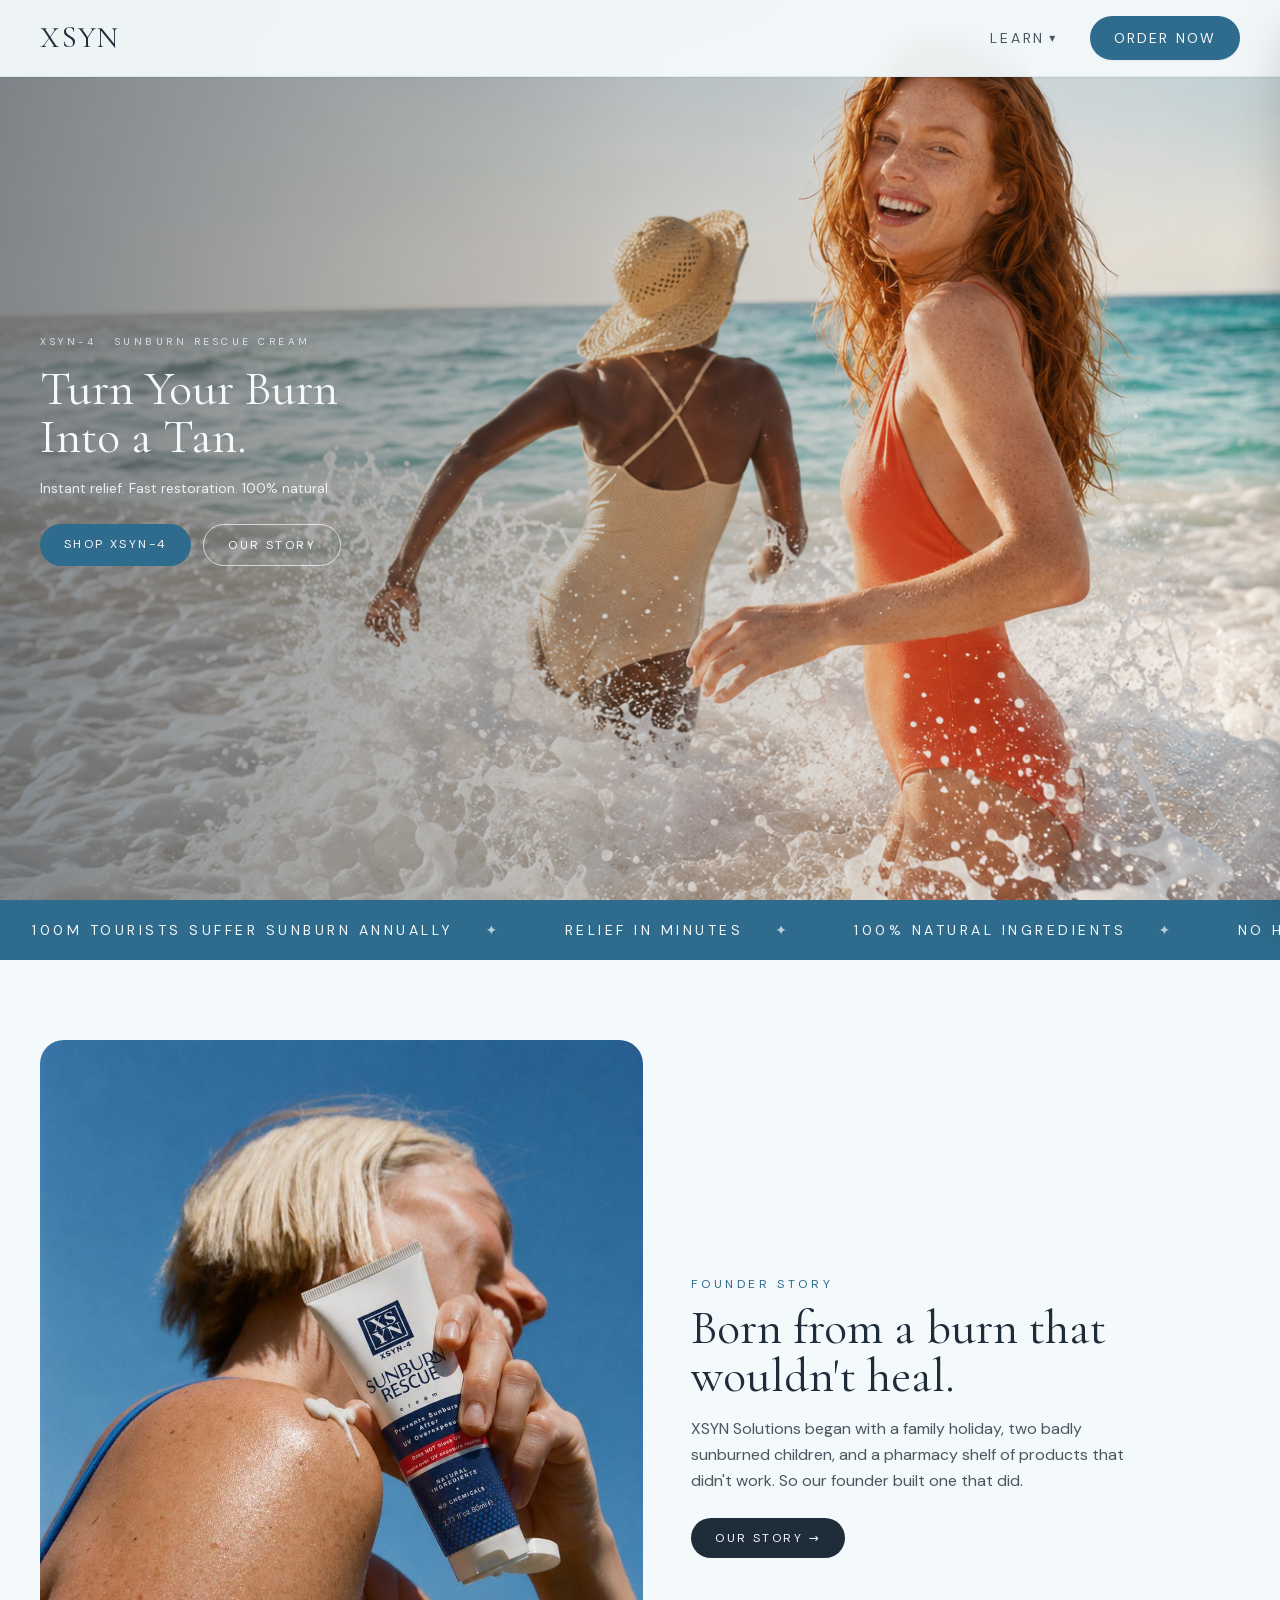
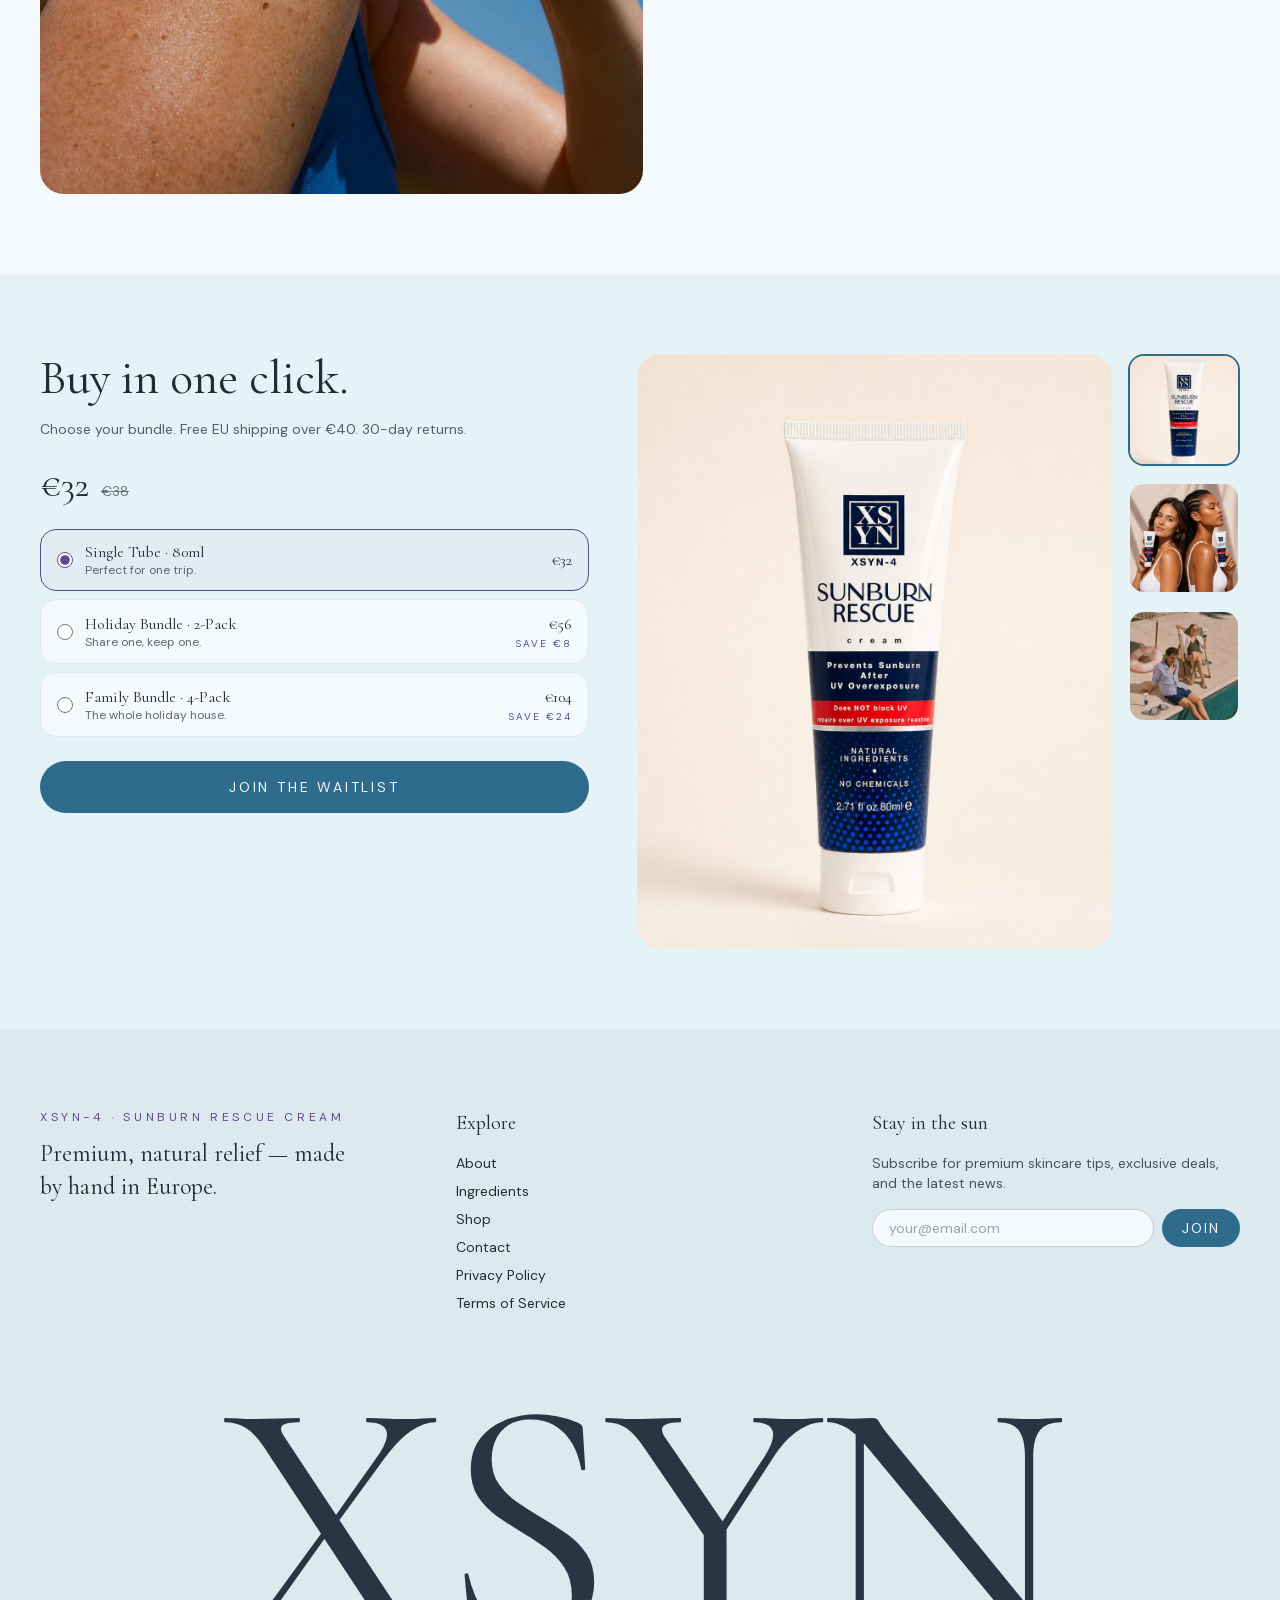
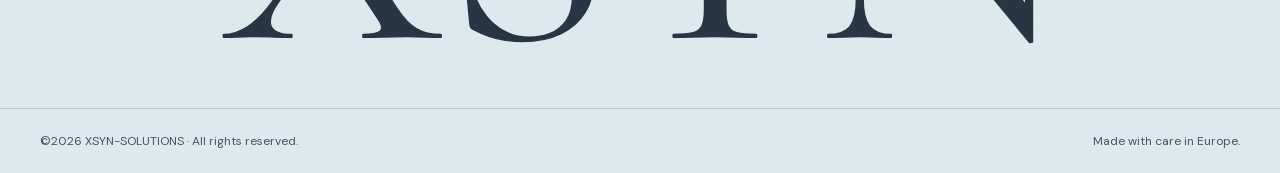
<file: index.html>
<!DOCTYPE html><html lang="en" class="__variable_ded346 __variable_231f96"><head><meta charSet="utf-8"/><meta name="viewport" content="width=device-width, initial-scale=1"/><link rel="preload" href="/_next/static/media/13971731025ec697-s.p.woff2" as="font" crossorigin="" type="font/woff2"/><link rel="preload" href="/_next/static/media/7b89a4fd5e90ede0-s.p.woff2" as="font" crossorigin="" type="font/woff2"/><link rel="preload" as="image" href="/images/product-face.jpg"/><link rel="preload" as="image" href="/images/ing-aloe.png"/><link rel="preload" as="image" href="/images/hero-editorial.jpg"/><link rel="preload" as="image" href="/images/lifestyle-shoulder.jpg"/><link rel="preload" as="image" href="/images/bundle-single.jpg"/><link rel="preload" as="image" href="/images/bundle-duo.jpg"/><link rel="preload" as="image" href="/images/bundle-family.jpg"/><link rel="stylesheet" href="/_next/static/css/c62c51d11decdec0.css" data-precedence="next"/><link rel="preload" as="script" fetchPriority="low" href="/_next/static/chunks/webpack-26fd1341316477da.js"/><script src="/_next/static/chunks/fd9d1056-0395f68b8cc78a20.js" async=""></script><script src="/_next/static/chunks/23-1a85f603b7b3d212.js" async=""></script><script src="/_next/static/chunks/main-app-933a9a9d6e521547.js" async=""></script><script src="/_next/static/chunks/231-a6fe82a4589e91cf.js" async=""></script><script src="/_next/static/chunks/app/page-539f7c822507b2a0.js" async=""></script><script src="/_next/static/chunks/app/layout-91d6ff5edd15927c.js" async=""></script><title>XSYN-4 — Turn Your Burn Into a Tan</title><meta name="description" content="XSYN-4 Sunburn Rescue Cream — instant relief and fast restoration. 100% natural, dermatologically tested."/><meta name="next-size-adjust"/><script src="/_next/static/chunks/polyfills-78c92fac7aa8fdd8.js" noModule=""></script></head><body class="font-sans bg-cream text-charcoal"><header class="fixed top-0 left-0 right-0 z-50 transition-all duration-300 bg-transparent"><nav class="mx-auto flex max-w-7xl items-center justify-between px-6 py-4 md:px-10"><a aria-label="XSYN — back to home" class="font-display text-2xl md:text-3xl tracking-wide text-cream hover:opacity-80 transition" href="/">XSYN</a><div class="hidden items-center gap-8 md:flex"><button type="button" aria-expanded="false" class="font-sans text-sm uppercase tracking-[0.2em] text-cream/90 hover:opacity-100 flex items-center gap-1">Learn <span aria-hidden="true" class="text-xs">▾</span></button><a class="rounded-full bg-ocean px-6 py-3 font-sans text-sm uppercase tracking-[0.15em] text-cream shadow-sm transition hover:bg-ocean/90" href="/shop/">Order Now</a></div><button aria-label="Menu" class="md:hidden text-cream"><span class="block h-0.5 w-7 bg-cream mb-1.5"></span><span class="block h-0.5 w-7 bg-cream mb-1.5"></span><span class="block h-0.5 w-7 bg-cream"></span></button></nav></header><div class="fixed inset-0 z-40 transition-all duration-300 opacity-0 pointer-events-none" aria-hidden="true"><button aria-label="Close menu" class="absolute inset-0 bg-charcoal/40 backdrop-blur-sm cursor-default"></button><div class="absolute inset-x-0 top-[72px] bottom-0 md:bottom-auto md:max-h-[calc(100vh-72px)] bg-cream shadow-2xl overflow-y-auto"><div class="mx-auto max-w-7xl px-6 md:px-10 py-12 md:py-16"><div class="grid md:grid-cols-[1.3fr_1fr] gap-12"><div><p class="font-sans text-xs uppercase tracking-[0.35em] text-coral mb-8">Learn About XSYN-4</p><ul class="space-y-6"><li><a class="group flex flex-col md:flex-row md:items-baseline md:justify-between md:gap-8 border-b border-charcoal/10 pb-5" href="/about/founder/"><span class="font-display text-3xl md:text-4xl text-charcoal group-hover:text-coral transition">Founder Story</span><span class="font-sans text-sm text-charcoal/75 md:text-right md:max-w-xs mt-1 md:mt-0">Why XSYN exists, in our founder&#x27;s own words.</span></a></li><li><a class="group flex flex-col md:flex-row md:items-baseline md:justify-between md:gap-8 border-b border-charcoal/10 pb-5" href="/about/why-it-matters/"><span class="font-display text-3xl md:text-4xl text-charcoal group-hover:text-coral transition">Why It Matters</span><span class="font-sans text-sm text-charcoal/75 md:text-right md:max-w-xs mt-1 md:mt-0">Hawaii Act 104 and the global reef-safe record.</span></a></li><li><a class="group flex flex-col md:flex-row md:items-baseline md:justify-between md:gap-8 border-b border-charcoal/10 pb-5" href="/about/what-it-does/"><span class="font-display text-3xl md:text-4xl text-charcoal group-hover:text-coral transition">What It Does</span><span class="font-sans text-sm text-charcoal/75 md:text-right md:max-w-xs mt-1 md:mt-0">Cool. Repair. Nourish. How XSYN-4 actually works.</span></a></li><li><a class="group flex flex-col md:flex-row md:items-baseline md:justify-between md:gap-8 border-b border-charcoal/10 pb-5" href="/ingredients/"><span class="font-display text-3xl md:text-4xl text-charcoal group-hover:text-coral transition">Ingredients</span><span class="font-sans text-sm text-charcoal/75 md:text-right md:max-w-xs mt-1 md:mt-0">All eight components — with the clinical evidence behind each.</span></a></li><li><a class="group flex flex-col md:flex-row md:items-baseline md:justify-between md:gap-8 border-b border-charcoal/10 pb-5" href="/contact/"><span class="font-display text-3xl md:text-4xl text-charcoal group-hover:text-coral transition">Get In Touch</span><span class="font-sans text-sm text-charcoal/75 md:text-right md:max-w-xs mt-1 md:mt-0">Customer support and partnerships.</span></a></li></ul></div><div class="grid grid-cols-1 sm:grid-cols-2 md:grid-cols-1 gap-6"><a class="relative rounded-3xl overflow-hidden aspect-[4/5] group" href="/about/founder/"><img src="/images/product-face.jpg" alt="Founder Story" class="absolute inset-0 h-full w-full object-cover transition-transform duration-500 group-hover:scale-105"/><div class="absolute inset-0 bg-gradient-to-t from-charcoal/70 via-charcoal/10 to-transparent"></div><div class="absolute bottom-6 left-6 right-6"><p class="font-sans text-xs uppercase tracking-[0.3em] text-cream/80 mb-2">Explore</p><p class="font-display text-3xl text-cream">Founder Story</p></div></a><a class="relative rounded-3xl overflow-hidden aspect-[4/5] group" href="/ingredients/"><img src="/images/ing-aloe.png" alt="Ingredients" class="absolute inset-0 h-full w-full object-cover transition-transform duration-500 group-hover:scale-105"/><div class="absolute inset-0 bg-gradient-to-t from-charcoal/70 via-charcoal/10 to-transparent"></div><div class="absolute bottom-6 left-6 right-6"><p class="font-sans text-xs uppercase tracking-[0.3em] text-cream/80 mb-2">Explore</p><p class="font-display text-3xl text-cream">Ingredients</p></div></a></div></div></div></div></div><div class="fixed inset-0 z-50 bg-charcoal/40 backdrop-blur-sm transition-opacity duration-300 opacity-0 pointer-events-none" aria-hidden="true"></div><div class="fixed top-0 right-0 z-50 h-full w-full max-w-md bg-cream shadow-2xl flex flex-col transition-transform duration-300 translate-x-full"><div class="flex items-center justify-between px-6 py-5 border-b border-sand"><div><h2 class="font-display text-2xl text-charcoal">Join the Waitlist</h2><p class="font-sans text-xs text-charcoal/50 mt-0.5">Be first to know when we launch.</p></div><button type="button" class="font-sans text-charcoal/50 hover:text-charcoal text-xl leading-none" aria-label="Close">✕</button></div><div class="flex-1 overflow-y-auto px-6 py-6"><form class="space-y-6"><p class="font-sans text-sm text-charcoal/70 leading-relaxed">Reserve your spot — we&#x27;ll reach out the moment XSYN-4 is available.</p><div><p class="font-sans text-xs uppercase tracking-[0.2em] text-charcoal/60 mb-3">Your order</p><div class="space-y-2"><div class="rounded-2xl border px-4 py-3 transition border-sand"><div class="flex items-center justify-between gap-3"><label class="flex items-center gap-3 cursor-pointer flex-1"><input type="checkbox" class="h-4 w-4 accent-ocean rounded"/><div><p class="font-display text-base text-charcoal leading-tight">Single Tube</p><p class="font-sans text-xs text-charcoal/50">€32 / tube</p></div></label><div class="flex items-center gap-2 shrink-0"><p class="font-display text-base text-charcoal w-10 text-right">€<!-- -->32</p></div></div></div><div class="rounded-2xl border px-4 py-3 transition border-sand"><div class="flex items-center justify-between gap-3"><label class="flex items-center gap-3 cursor-pointer flex-1"><input type="checkbox" class="h-4 w-4 accent-ocean rounded"/><div><p class="font-display text-base text-charcoal leading-tight">Holiday Bundle · 2-Pack</p><p class="font-sans text-xs text-charcoal/50">€28 / tube<!-- --> · Save €8</p></div></label><div class="flex items-center gap-2 shrink-0"><p class="font-display text-base text-charcoal w-10 text-right">€<!-- -->56</p></div></div></div><div class="rounded-2xl border px-4 py-3 transition border-sand"><div class="flex items-center justify-between gap-3"><label class="flex items-center gap-3 cursor-pointer flex-1"><input type="checkbox" class="h-4 w-4 accent-ocean rounded"/><div><p class="font-display text-base text-charcoal leading-tight">Family Bundle · 4-Pack</p><p class="font-sans text-xs text-charcoal/50">€26 / tube<!-- --> · Save €24</p></div></label><div class="flex items-center gap-2 shrink-0"><p class="font-display text-base text-charcoal w-10 text-right">€<!-- -->104</p></div></div></div></div></div><div><label for="wl-name" class="block font-sans text-xs uppercase tracking-[0.2em] text-charcoal/60 mb-2">Full Name <span class="text-plum">*</span></label><input id="wl-name" type="text" required="" placeholder="Jane Smith" class="w-full rounded-xl border border-sand px-4 py-3 font-sans text-sm text-charcoal placeholder:text-charcoal/30 focus:outline-none focus:border-ocean bg-white" value=""/></div><div><label for="wl-email" class="block font-sans text-xs uppercase tracking-[0.2em] text-charcoal/60 mb-2">Email <span class="text-plum">*</span></label><input id="wl-email" type="email" required="" placeholder="jane@example.com" class="w-full rounded-xl border border-sand px-4 py-3 font-sans text-sm text-charcoal placeholder:text-charcoal/30 focus:outline-none focus:border-ocean bg-white" value=""/></div><div><label for="wl-phone" class="block font-sans text-xs uppercase tracking-[0.2em] text-charcoal/60 mb-2">Phone <span class="text-charcoal/30 normal-case tracking-normal">(optional)</span></label><input id="wl-phone" type="tel" placeholder="+353 87 123 4567" class="w-full rounded-xl border border-sand px-4 py-3 font-sans text-sm text-charcoal placeholder:text-charcoal/30 focus:outline-none focus:border-ocean bg-white" value=""/></div><button type="submit" disabled="" class="w-full rounded-full bg-ocean py-4 font-sans text-sm uppercase tracking-[0.2em] text-cream hover:bg-ocean/90 disabled:opacity-50 transition">Reserve My Spot</button><p class="font-sans text-xs text-charcoal/40 text-center">No payment required. We&#x27;ll reach out when XSYN-4 is ready to ship.</p></form></div></div><main><section class="relative min-h-[100vh] flex items-center overflow-hidden"><div class="absolute inset-0"><img src="/images/hero-editorial.jpg" alt="Woman in turquoise water holding XSYN-4 Sunburn Rescue Cream" class="h-full w-full object-cover"/><div class="absolute inset-0 bg-gradient-to-r from-charcoal/55 via-charcoal/20 to-transparent"></div></div><div class="relative z-10 mx-auto max-w-7xl w-full px-6 md:px-10"><div class="max-w-md"><p class="font-sans text-[10px] uppercase tracking-[0.35em] text-cream/80 mb-4">XSYN-4 · Sunburn Rescue Cream</p><h1 class="font-display text-3xl md:text-5xl leading-[1.05] text-cream">Turn Your Burn<br/>Into a Tan.</h1><p class="mt-4 font-sans text-sm text-cream/90 max-w-sm leading-relaxed">Instant relief. Fast restoration. 100% natural.</p><div class="mt-6 flex flex-wrap gap-3"><a class="rounded-full bg-ocean px-6 py-3 font-sans text-xs uppercase tracking-[0.2em] text-cream hover:bg-ocean/90" href="/shop/">Shop XSYN-4</a><a class="rounded-full border border-cream/70 px-6 py-3 font-sans text-xs uppercase tracking-[0.2em] text-cream hover:bg-cream hover:text-charcoal" href="/about/">Our Story</a></div></div></div></section><section class="bg-ocean text-cream py-5 overflow-hidden"><div class="marquee-track whitespace-nowrap"><span class="font-sans text-sm uppercase tracking-[0.25em] px-8 flex items-center">100M tourists suffer sunburn annually<span class="ml-8 text-cream/70">✦</span></span><span class="font-sans text-sm uppercase tracking-[0.25em] px-8 flex items-center">Relief in minutes<span class="ml-8 text-cream/70">✦</span></span><span class="font-sans text-sm uppercase tracking-[0.25em] px-8 flex items-center">100% Natural Ingredients<span class="ml-8 text-cream/70">✦</span></span><span class="font-sans text-sm uppercase tracking-[0.25em] px-8 flex items-center">No Harmful Chemicals<span class="ml-8 text-cream/70">✦</span></span><span class="font-sans text-sm uppercase tracking-[0.25em] px-8 flex items-center">Dermatologically Tested<span class="ml-8 text-cream/70">✦</span></span><span class="font-sans text-sm uppercase tracking-[0.25em] px-8 flex items-center">100M tourists suffer sunburn annually<span class="ml-8 text-cream/70">✦</span></span><span class="font-sans text-sm uppercase tracking-[0.25em] px-8 flex items-center">Relief in minutes<span class="ml-8 text-cream/70">✦</span></span><span class="font-sans text-sm uppercase tracking-[0.25em] px-8 flex items-center">100% Natural Ingredients<span class="ml-8 text-cream/70">✦</span></span><span class="font-sans text-sm uppercase tracking-[0.25em] px-8 flex items-center">No Harmful Chemicals<span class="ml-8 text-cream/70">✦</span></span><span class="font-sans text-sm uppercase tracking-[0.25em] px-8 flex items-center">Dermatologically Tested<span class="ml-8 text-cream/70">✦</span></span></div></section><section class="bg-cream py-20 px-6 md:px-10"><div class="mx-auto max-w-7xl grid lg:grid-cols-[1.1fr_1fr] gap-12 items-center"><img src="/images/lifestyle-shoulder.jpg" alt="Founder&#x27;s lifestyle — sunlight and skin" class="w-full rounded-3xl object-cover aspect-[4/5]"/><div><p class="font-sans text-xs uppercase tracking-[0.3em] text-ocean mb-3">Founder Story</p><h2 class="font-display text-4xl md:text-5xl text-charcoal leading-[1.05] mb-4">Born from a burn that wouldn&#x27;t heal.</h2><p class="font-sans text-base text-charcoal/80 leading-relaxed mb-6 max-w-md">XSYN Solutions began with a family holiday, two badly sunburned children, and a pharmacy shelf of products that didn&#x27;t work. So our founder built one that did.</p><a class="inline-block rounded-full bg-charcoal px-6 py-3 font-sans text-xs uppercase tracking-[0.2em] text-cream hover:bg-charcoal/90" href="/about/">Our Story →</a></div></div></section><section id="buy" class="bg-sky/30 py-20 px-6 md:px-10"><div class="mx-auto max-w-7xl grid lg:grid-cols-[1fr_1.1fr] gap-12 items-start"><div><h2 class="font-display text-4xl md:text-5xl text-charcoal leading-[1.05] mb-4">Buy in one click.</h2><p class="font-sans text-sm text-charcoal/75 leading-relaxed mb-6 max-w-md">Choose your bundle. Free EU shipping over €40. 30-day returns.</p><div class="flex items-baseline gap-3 mb-6"><span class="font-display text-4xl text-charcoal">€<!-- -->32</span><span class="font-sans text-sm text-charcoal/60 line-through">€<!-- -->38</span></div><div class="space-y-2 mb-6"><label class="flex items-center justify-between gap-3 rounded-2xl border px-4 py-3 cursor-pointer transition border-coral bg-rose/10"><div class="flex items-center gap-3"><input type="radio" class="h-4 w-4 accent-coral" name="bundle" checked=""/><div><p class="font-display text-base text-charcoal leading-tight">Single Tube · 80ml</p><p class="font-sans text-xs text-charcoal/70">Perfect for one trip.</p></div></div><div class="text-right"><p class="font-display text-base text-charcoal">€<!-- -->32</p></div></label><label class="flex items-center justify-between gap-3 rounded-2xl border px-4 py-3 cursor-pointer transition border-sand bg-cream hover:border-coral"><div class="flex items-center gap-3"><input type="radio" class="h-4 w-4 accent-coral" name="bundle"/><div><p class="font-display text-base text-charcoal leading-tight">Holiday Bundle · 2-Pack</p><p class="font-sans text-xs text-charcoal/70">Share one, keep one.</p></div></div><div class="text-right"><p class="font-display text-base text-charcoal">€<!-- -->56</p><p class="font-sans text-[10px] uppercase tracking-[0.2em] text-coral">Save €8</p></div></label><label class="flex items-center justify-between gap-3 rounded-2xl border px-4 py-3 cursor-pointer transition border-sand bg-cream hover:border-coral"><div class="flex items-center gap-3"><input type="radio" class="h-4 w-4 accent-coral" name="bundle"/><div><p class="font-display text-base text-charcoal leading-tight">Family Bundle · 4-Pack</p><p class="font-sans text-xs text-charcoal/70">The whole holiday house.</p></div></div><div class="text-right"><p class="font-display text-base text-charcoal">€<!-- -->104</p><p class="font-sans text-[10px] uppercase tracking-[0.2em] text-coral">Save €24</p></div></label></div><button type="button" class="block w-full text-center rounded-full bg-ocean px-8 py-4 font-sans text-sm uppercase tracking-[0.2em] text-cream hover:bg-ocean/90 transition">Join the Waitlist</button></div><div class="grid grid-cols-[1fr_auto] gap-3 md:gap-4 w-full"><div class="relative w-full aspect-[4/5] rounded-3xl overflow-hidden"><img src="/images/bundle-single.jpg" alt="XSYN-4 single tube product shot on cream backdrop" class="absolute inset-0 h-full w-full object-cover transition-opacity duration-500 opacity-100"/><img src="/images/bundle-duo.jpg" alt="Two women holding XSYN-4 tubes" class="absolute inset-0 h-full w-full object-cover transition-opacity duration-500 opacity-0"/><img src="/images/bundle-family.jpg" alt="Family of four with XSYN-4 tubes on the beach" class="absolute inset-0 h-full w-full object-cover transition-opacity duration-500 opacity-0"/></div><div class="flex flex-col gap-3 md:gap-4 w-20 sm:w-24 md:w-28"><button type="button" aria-label="Show XSYN-4 single tube product shot on cream backdrop" aria-current="true" class="relative w-full aspect-square rounded-2xl overflow-hidden border-2 transition group border-ocean"><img src="/images/bundle-single.jpg" alt="XSYN-4 single tube product shot on cream backdrop" class="h-full w-full object-cover transition-transform duration-300 group-hover:scale-105"/></button><button type="button" aria-label="Show Two women holding XSYN-4 tubes" class="relative w-full aspect-square rounded-2xl overflow-hidden border-2 transition group border-transparent hover:border-ocean/60"><img src="/images/bundle-duo.jpg" alt="Two women holding XSYN-4 tubes" class="h-full w-full object-cover transition-transform duration-300 group-hover:scale-105"/></button><button type="button" aria-label="Show Family of four with XSYN-4 tubes on the beach" class="relative w-full aspect-square rounded-2xl overflow-hidden border-2 transition group border-transparent hover:border-ocean/60"><img src="/images/bundle-family.jpg" alt="Family of four with XSYN-4 tubes on the beach" class="h-full w-full object-cover transition-transform duration-300 group-hover:scale-105"/></button></div></div></div></section></main><footer class="bg-sand text-charcoal"><div class="mx-auto max-w-7xl px-6 pt-20 md:px-10"><div class="grid gap-12 md:grid-cols-3"><div><p class="font-sans text-xs uppercase tracking-[0.3em] text-coral mb-3">XSYN-4 · Sunburn Rescue Cream</p><p class="font-display text-2xl text-charcoal leading-snug max-w-xs">Premium, natural relief — made by hand in Europe.</p></div><div><h4 class="font-display text-xl mb-4">Explore</h4><ul class="space-y-2 font-sans text-sm"><li><a class="hover:text-coral" href="/about/">About</a></li><li><a class="hover:text-coral" href="/ingredients/">Ingredients</a></li><li><a class="hover:text-coral" href="/shop/">Shop</a></li><li><a class="hover:text-coral" href="/contact/">Contact</a></li><li><a class="hover:text-coral" href="#">Privacy Policy</a></li><li><a class="hover:text-coral" href="#">Terms of Service</a></li></ul></div><div><h4 class="font-display text-xl mb-4">Stay in the sun</h4><p class="font-sans text-sm opacity-80 mb-4">Subscribe for premium skincare tips, exclusive deals, and the latest news.</p><form class="flex gap-2"><label for="newsletter-email" class="sr-only">Email address</label><input id="newsletter-email" type="email" required="" placeholder="your@email.com" class="flex-1 rounded-full border border-charcoal/20 bg-cream px-4 py-2 font-sans text-sm focus:border-coral focus:outline-none" value=""/><button type="submit" class="rounded-full bg-ocean px-5 py-2 font-sans text-sm uppercase tracking-[0.15em] text-cream">Join</button></form></div></div></div><div class="relative overflow-hidden mt-16 pb-8 px-4"><a aria-label="XSYN — home" href="/"><p aria-hidden="true" class="font-display text-[clamp(6rem,28vw,22rem)] leading-[0.85] text-charcoal/95 tracking-[-0.02em] text-center select-none">XSYN</p></a></div><div class="border-t border-charcoal/15 px-6 md:px-10 py-6"><div class="mx-auto max-w-7xl flex flex-col md:flex-row md:items-center md:justify-between gap-3 text-xs font-sans opacity-80"><p>©2026 XSYN-SOLUTIONS · All rights reserved.</p><p>Made with care in Europe.</p></div></div></footer><script src="/_next/static/chunks/webpack-26fd1341316477da.js" async=""></script><script>(self.__next_f=self.__next_f||[]).push([0]);self.__next_f.push([2,null])</script><script>self.__next_f.push([1,"1:HL[\"/_next/static/media/13971731025ec697-s.p.woff2\",\"font\",{\"crossOrigin\":\"\",\"type\":\"font/woff2\"}]\n2:HL[\"/_next/static/media/7b89a4fd5e90ede0-s.p.woff2\",\"font\",{\"crossOrigin\":\"\",\"type\":\"font/woff2\"}]\n3:HL[\"/_next/static/css/c62c51d11decdec0.css\",\"style\"]\n"])</script><script>self.__next_f.push([1,"4:I[5751,[],\"\"]\n6:I[6513,[],\"ClientPageRoot\"]\n7:I[2322,[\"231\",\"static/chunks/231-a6fe82a4589e91cf.js\",\"931\",\"static/chunks/app/page-539f7c822507b2a0.js\"],\"default\"]\n8:I[463,[\"231\",\"static/chunks/231-a6fe82a4589e91cf.js\",\"185\",\"static/chunks/app/layout-91d6ff5edd15927c.js\"],\"WaitlistProvider\"]\n9:I[8935,[\"231\",\"static/chunks/231-a6fe82a4589e91cf.js\",\"185\",\"static/chunks/app/layout-91d6ff5edd15927c.js\"],\"Navbar\"]\na:I[170,[\"231\",\"static/chunks/231-a6fe82a4589e91cf.js\",\"185\",\"static/chunks/app/layout-91d6ff5edd15927c.js\"],\"WaitlistDrawer\"]\nb:I[9275,[],\"\"]\nc:I[1343,[],\"\"]\nd:I[2674,[\"231\",\"static/chunks/231-a6fe82a4589e91cf.js\",\"185\",\"static/chunks/app/layout-91d6ff5edd15927c.js\"],\"Footer\"]\nf:I[6130,[],\"\"]\n10:[]\n"])</script><script>self.__next_f.push([1,"0:[[[\"$\",\"link\",\"0\",{\"rel\":\"stylesheet\",\"href\":\"/_next/static/css/c62c51d11decdec0.css\",\"precedence\":\"next\",\"crossOrigin\":\"$undefined\"}]],[\"$\",\"$L4\",null,{\"buildId\":\"Z8x9rnBaG4cLFVJH1JVoJ\",\"assetPrefix\":\"\",\"initialCanonicalUrl\":\"/\",\"initialTree\":[\"\",{\"children\":[\"__PAGE__\",{}]},\"$undefined\",\"$undefined\",true],\"initialSeedData\":[\"\",{\"children\":[\"__PAGE__\",{},[[\"$L5\",[\"$\",\"$L6\",null,{\"props\":{\"params\":{},\"searchParams\":{}},\"Component\":\"$7\"}]],null],null]},[[\"$\",\"html\",null,{\"lang\":\"en\",\"className\":\"__variable_ded346 __variable_231f96\",\"children\":[\"$\",\"body\",null,{\"className\":\"font-sans bg-cream text-charcoal\",\"children\":[\"$\",\"$L8\",null,{\"children\":[[\"$\",\"$L9\",null,{}],[\"$\",\"$La\",null,{}],[\"$\",\"main\",null,{\"children\":[\"$\",\"$Lb\",null,{\"parallelRouterKey\":\"children\",\"segmentPath\":[\"children\"],\"error\":\"$undefined\",\"errorStyles\":\"$undefined\",\"errorScripts\":\"$undefined\",\"template\":[\"$\",\"$Lc\",null,{}],\"templateStyles\":\"$undefined\",\"templateScripts\":\"$undefined\",\"notFound\":[[\"$\",\"title\",null,{\"children\":\"404: This page could not be found.\"}],[\"$\",\"div\",null,{\"style\":{\"fontFamily\":\"system-ui,\\\"Segoe UI\\\",Roboto,Helvetica,Arial,sans-serif,\\\"Apple Color Emoji\\\",\\\"Segoe UI Emoji\\\"\",\"height\":\"100vh\",\"textAlign\":\"center\",\"display\":\"flex\",\"flexDirection\":\"column\",\"alignItems\":\"center\",\"justifyContent\":\"center\"},\"children\":[\"$\",\"div\",null,{\"children\":[[\"$\",\"style\",null,{\"dangerouslySetInnerHTML\":{\"__html\":\"body{color:#000;background:#fff;margin:0}.next-error-h1{border-right:1px solid rgba(0,0,0,.3)}@media (prefers-color-scheme:dark){body{color:#fff;background:#000}.next-error-h1{border-right:1px solid rgba(255,255,255,.3)}}\"}}],[\"$\",\"h1\",null,{\"className\":\"next-error-h1\",\"style\":{\"display\":\"inline-block\",\"margin\":\"0 20px 0 0\",\"padding\":\"0 23px 0 0\",\"fontSize\":24,\"fontWeight\":500,\"verticalAlign\":\"top\",\"lineHeight\":\"49px\"},\"children\":\"404\"}],[\"$\",\"div\",null,{\"style\":{\"display\":\"inline-block\"},\"children\":[\"$\",\"h2\",null,{\"style\":{\"fontSize\":14,\"fontWeight\":400,\"lineHeight\":\"49px\",\"margin\":0},\"children\":\"This page could not be found.\"}]}]]}]}]],\"notFoundStyles\":[],\"styles\":null}]}],[\"$\",\"$Ld\",null,{}]]}]}]}],null],null],\"couldBeIntercepted\":false,\"initialHead\":[null,\"$Le\"],\"globalErrorComponent\":\"$f\",\"missingSlots\":\"$W10\"}]]\n"])</script><script>self.__next_f.push([1,"e:[[\"$\",\"meta\",\"0\",{\"name\":\"viewport\",\"content\":\"width=device-width, initial-scale=1\"}],[\"$\",\"meta\",\"1\",{\"charSet\":\"utf-8\"}],[\"$\",\"title\",\"2\",{\"children\":\"XSYN-4 — Turn Your Burn Into a Tan\"}],[\"$\",\"meta\",\"3\",{\"name\":\"description\",\"content\":\"XSYN-4 Sunburn Rescue Cream — instant relief and fast restoration. 100% natural, dermatologically tested.\"}],[\"$\",\"meta\",\"4\",{\"name\":\"next-size-adjust\"}]]\n5:null\n"])</script></body></html>
</file>
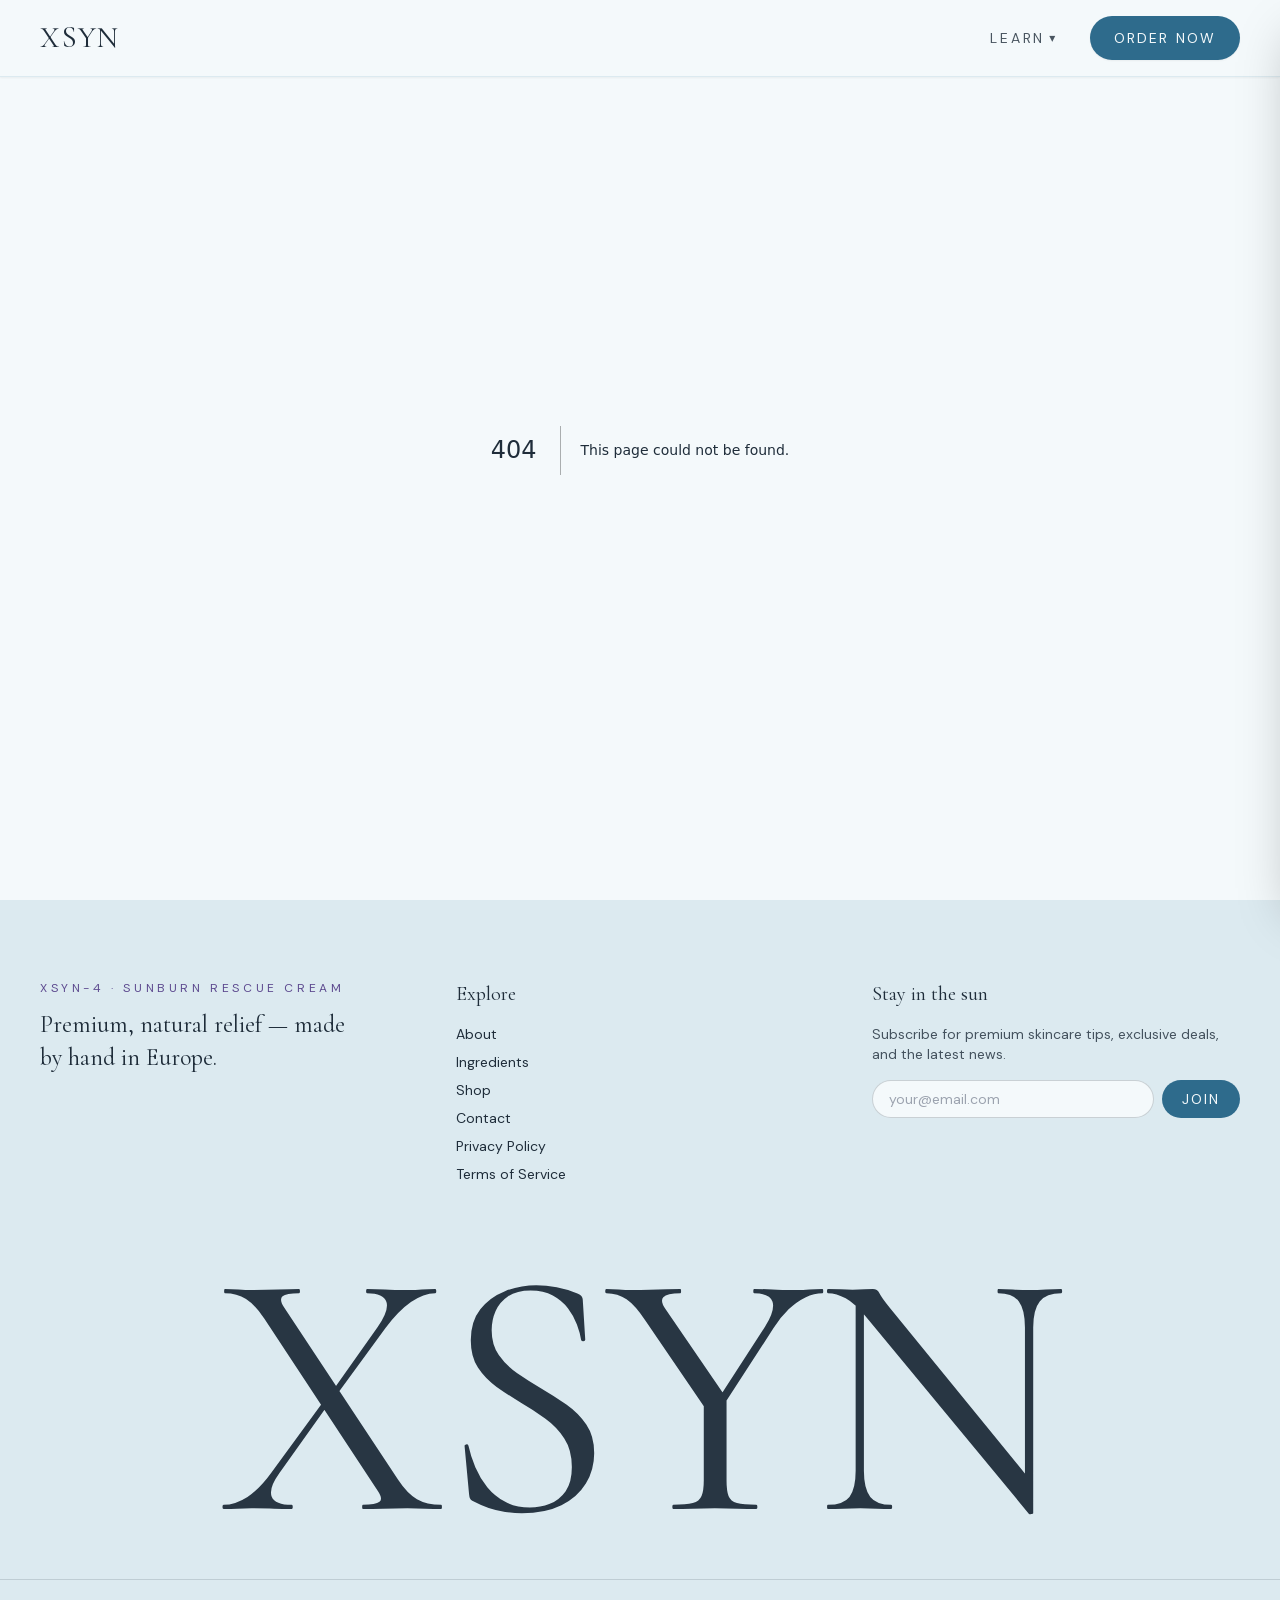
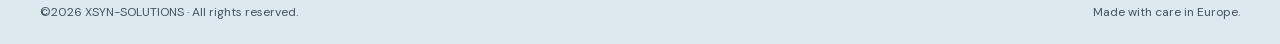
<file: 404/index.html>
<!DOCTYPE html><html lang="en" class="__variable_ded346 __variable_231f96"><head><meta charSet="utf-8"/><meta name="viewport" content="width=device-width, initial-scale=1"/><link rel="preload" href="/_next/static/media/13971731025ec697-s.p.woff2" as="font" crossorigin="" type="font/woff2"/><link rel="preload" href="/_next/static/media/7b89a4fd5e90ede0-s.p.woff2" as="font" crossorigin="" type="font/woff2"/><link rel="preload" as="image" href="/images/product-face.jpg"/><link rel="preload" as="image" href="/images/ing-aloe.png"/><link rel="stylesheet" href="/_next/static/css/c62c51d11decdec0.css" data-precedence="next"/><link rel="preload" as="script" fetchPriority="low" href="/_next/static/chunks/webpack-26fd1341316477da.js"/><script src="/_next/static/chunks/fd9d1056-0395f68b8cc78a20.js" async=""></script><script src="/_next/static/chunks/23-1a85f603b7b3d212.js" async=""></script><script src="/_next/static/chunks/main-app-933a9a9d6e521547.js" async=""></script><script src="/_next/static/chunks/231-a6fe82a4589e91cf.js" async=""></script><script src="/_next/static/chunks/app/layout-91d6ff5edd15927c.js" async=""></script><meta name="robots" content="noindex"/><title>404: This page could not be found.</title><title>XSYN-4 — Turn Your Burn Into a Tan</title><meta name="description" content="XSYN-4 Sunburn Rescue Cream — instant relief and fast restoration. 100% natural, dermatologically tested."/><meta name="next-size-adjust"/><script src="/_next/static/chunks/polyfills-78c92fac7aa8fdd8.js" noModule=""></script></head><body class="font-sans bg-cream text-charcoal"><header class="fixed top-0 left-0 right-0 z-50 transition-all duration-300 bg-transparent"><nav class="mx-auto flex max-w-7xl items-center justify-between px-6 py-4 md:px-10"><a aria-label="XSYN — back to home" class="font-display text-2xl md:text-3xl tracking-wide text-cream hover:opacity-80 transition" href="/">XSYN</a><div class="hidden items-center gap-8 md:flex"><button type="button" aria-expanded="false" class="font-sans text-sm uppercase tracking-[0.2em] text-cream/90 hover:opacity-100 flex items-center gap-1">Learn <span aria-hidden="true" class="text-xs">▾</span></button><a class="rounded-full bg-ocean px-6 py-3 font-sans text-sm uppercase tracking-[0.15em] text-cream shadow-sm transition hover:bg-ocean/90" href="/shop/">Order Now</a></div><button aria-label="Menu" class="md:hidden text-cream"><span class="block h-0.5 w-7 bg-cream mb-1.5"></span><span class="block h-0.5 w-7 bg-cream mb-1.5"></span><span class="block h-0.5 w-7 bg-cream"></span></button></nav></header><div class="fixed inset-0 z-40 transition-all duration-300 opacity-0 pointer-events-none" aria-hidden="true"><button aria-label="Close menu" class="absolute inset-0 bg-charcoal/40 backdrop-blur-sm cursor-default"></button><div class="absolute inset-x-0 top-[72px] bottom-0 md:bottom-auto md:max-h-[calc(100vh-72px)] bg-cream shadow-2xl overflow-y-auto"><div class="mx-auto max-w-7xl px-6 md:px-10 py-12 md:py-16"><div class="grid md:grid-cols-[1.3fr_1fr] gap-12"><div><p class="font-sans text-xs uppercase tracking-[0.35em] text-coral mb-8">Learn About XSYN-4</p><ul class="space-y-6"><li><a class="group flex flex-col md:flex-row md:items-baseline md:justify-between md:gap-8 border-b border-charcoal/10 pb-5" href="/about/founder/"><span class="font-display text-3xl md:text-4xl text-charcoal group-hover:text-coral transition">Founder Story</span><span class="font-sans text-sm text-charcoal/75 md:text-right md:max-w-xs mt-1 md:mt-0">Why XSYN exists, in our founder&#x27;s own words.</span></a></li><li><a class="group flex flex-col md:flex-row md:items-baseline md:justify-between md:gap-8 border-b border-charcoal/10 pb-5" href="/about/why-it-matters/"><span class="font-display text-3xl md:text-4xl text-charcoal group-hover:text-coral transition">Why It Matters</span><span class="font-sans text-sm text-charcoal/75 md:text-right md:max-w-xs mt-1 md:mt-0">Hawaii Act 104 and the global reef-safe record.</span></a></li><li><a class="group flex flex-col md:flex-row md:items-baseline md:justify-between md:gap-8 border-b border-charcoal/10 pb-5" href="/about/what-it-does/"><span class="font-display text-3xl md:text-4xl text-charcoal group-hover:text-coral transition">What It Does</span><span class="font-sans text-sm text-charcoal/75 md:text-right md:max-w-xs mt-1 md:mt-0">Cool. Repair. Nourish. How XSYN-4 actually works.</span></a></li><li><a class="group flex flex-col md:flex-row md:items-baseline md:justify-between md:gap-8 border-b border-charcoal/10 pb-5" href="/ingredients/"><span class="font-display text-3xl md:text-4xl text-charcoal group-hover:text-coral transition">Ingredients</span><span class="font-sans text-sm text-charcoal/75 md:text-right md:max-w-xs mt-1 md:mt-0">All eight components — with the clinical evidence behind each.</span></a></li><li><a class="group flex flex-col md:flex-row md:items-baseline md:justify-between md:gap-8 border-b border-charcoal/10 pb-5" href="/contact/"><span class="font-display text-3xl md:text-4xl text-charcoal group-hover:text-coral transition">Get In Touch</span><span class="font-sans text-sm text-charcoal/75 md:text-right md:max-w-xs mt-1 md:mt-0">Customer support and partnerships.</span></a></li></ul></div><div class="grid grid-cols-1 sm:grid-cols-2 md:grid-cols-1 gap-6"><a class="relative rounded-3xl overflow-hidden aspect-[4/5] group" href="/about/founder/"><img src="/images/product-face.jpg" alt="Founder Story" class="absolute inset-0 h-full w-full object-cover transition-transform duration-500 group-hover:scale-105"/><div class="absolute inset-0 bg-gradient-to-t from-charcoal/70 via-charcoal/10 to-transparent"></div><div class="absolute bottom-6 left-6 right-6"><p class="font-sans text-xs uppercase tracking-[0.3em] text-cream/80 mb-2">Explore</p><p class="font-display text-3xl text-cream">Founder Story</p></div></a><a class="relative rounded-3xl overflow-hidden aspect-[4/5] group" href="/ingredients/"><img src="/images/ing-aloe.png" alt="Ingredients" class="absolute inset-0 h-full w-full object-cover transition-transform duration-500 group-hover:scale-105"/><div class="absolute inset-0 bg-gradient-to-t from-charcoal/70 via-charcoal/10 to-transparent"></div><div class="absolute bottom-6 left-6 right-6"><p class="font-sans text-xs uppercase tracking-[0.3em] text-cream/80 mb-2">Explore</p><p class="font-display text-3xl text-cream">Ingredients</p></div></a></div></div></div></div></div><div class="fixed inset-0 z-50 bg-charcoal/40 backdrop-blur-sm transition-opacity duration-300 opacity-0 pointer-events-none" aria-hidden="true"></div><div class="fixed top-0 right-0 z-50 h-full w-full max-w-md bg-cream shadow-2xl flex flex-col transition-transform duration-300 translate-x-full"><div class="flex items-center justify-between px-6 py-5 border-b border-sand"><div><h2 class="font-display text-2xl text-charcoal">Join the Waitlist</h2><p class="font-sans text-xs text-charcoal/50 mt-0.5">Be first to know when we launch.</p></div><button type="button" class="font-sans text-charcoal/50 hover:text-charcoal text-xl leading-none" aria-label="Close">✕</button></div><div class="flex-1 overflow-y-auto px-6 py-6"><form class="space-y-6"><p class="font-sans text-sm text-charcoal/70 leading-relaxed">Reserve your spot — we&#x27;ll reach out the moment XSYN-4 is available.</p><div><p class="font-sans text-xs uppercase tracking-[0.2em] text-charcoal/60 mb-3">Your order</p><div class="space-y-2"><div class="rounded-2xl border px-4 py-3 transition border-sand"><div class="flex items-center justify-between gap-3"><label class="flex items-center gap-3 cursor-pointer flex-1"><input type="checkbox" class="h-4 w-4 accent-ocean rounded"/><div><p class="font-display text-base text-charcoal leading-tight">Single Tube</p><p class="font-sans text-xs text-charcoal/50">€32 / tube</p></div></label><div class="flex items-center gap-2 shrink-0"><p class="font-display text-base text-charcoal w-10 text-right">€<!-- -->32</p></div></div></div><div class="rounded-2xl border px-4 py-3 transition border-sand"><div class="flex items-center justify-between gap-3"><label class="flex items-center gap-3 cursor-pointer flex-1"><input type="checkbox" class="h-4 w-4 accent-ocean rounded"/><div><p class="font-display text-base text-charcoal leading-tight">Holiday Bundle · 2-Pack</p><p class="font-sans text-xs text-charcoal/50">€28 / tube<!-- --> · Save €8</p></div></label><div class="flex items-center gap-2 shrink-0"><p class="font-display text-base text-charcoal w-10 text-right">€<!-- -->56</p></div></div></div><div class="rounded-2xl border px-4 py-3 transition border-sand"><div class="flex items-center justify-between gap-3"><label class="flex items-center gap-3 cursor-pointer flex-1"><input type="checkbox" class="h-4 w-4 accent-ocean rounded"/><div><p class="font-display text-base text-charcoal leading-tight">Family Bundle · 4-Pack</p><p class="font-sans text-xs text-charcoal/50">€26 / tube<!-- --> · Save €24</p></div></label><div class="flex items-center gap-2 shrink-0"><p class="font-display text-base text-charcoal w-10 text-right">€<!-- -->104</p></div></div></div></div></div><div><label for="wl-name" class="block font-sans text-xs uppercase tracking-[0.2em] text-charcoal/60 mb-2">Full Name <span class="text-plum">*</span></label><input id="wl-name" type="text" required="" placeholder="Jane Smith" class="w-full rounded-xl border border-sand px-4 py-3 font-sans text-sm text-charcoal placeholder:text-charcoal/30 focus:outline-none focus:border-ocean bg-white" value=""/></div><div><label for="wl-email" class="block font-sans text-xs uppercase tracking-[0.2em] text-charcoal/60 mb-2">Email <span class="text-plum">*</span></label><input id="wl-email" type="email" required="" placeholder="jane@example.com" class="w-full rounded-xl border border-sand px-4 py-3 font-sans text-sm text-charcoal placeholder:text-charcoal/30 focus:outline-none focus:border-ocean bg-white" value=""/></div><div><label for="wl-phone" class="block font-sans text-xs uppercase tracking-[0.2em] text-charcoal/60 mb-2">Phone <span class="text-charcoal/30 normal-case tracking-normal">(optional)</span></label><input id="wl-phone" type="tel" placeholder="+353 87 123 4567" class="w-full rounded-xl border border-sand px-4 py-3 font-sans text-sm text-charcoal placeholder:text-charcoal/30 focus:outline-none focus:border-ocean bg-white" value=""/></div><button type="submit" disabled="" class="w-full rounded-full bg-ocean py-4 font-sans text-sm uppercase tracking-[0.2em] text-cream hover:bg-ocean/90 disabled:opacity-50 transition">Reserve My Spot</button><p class="font-sans text-xs text-charcoal/40 text-center">No payment required. We&#x27;ll reach out when XSYN-4 is ready to ship.</p></form></div></div><main><div style="font-family:system-ui,&quot;Segoe UI&quot;,Roboto,Helvetica,Arial,sans-serif,&quot;Apple Color Emoji&quot;,&quot;Segoe UI Emoji&quot;;height:100vh;text-align:center;display:flex;flex-direction:column;align-items:center;justify-content:center"><div><style>body{color:#000;background:#fff;margin:0}.next-error-h1{border-right:1px solid rgba(0,0,0,.3)}@media (prefers-color-scheme:dark){body{color:#fff;background:#000}.next-error-h1{border-right:1px solid rgba(255,255,255,.3)}}</style><h1 class="next-error-h1" style="display:inline-block;margin:0 20px 0 0;padding:0 23px 0 0;font-size:24px;font-weight:500;vertical-align:top;line-height:49px">404</h1><div style="display:inline-block"><h2 style="font-size:14px;font-weight:400;line-height:49px;margin:0">This page could not be found.</h2></div></div></div></main><footer class="bg-sand text-charcoal"><div class="mx-auto max-w-7xl px-6 pt-20 md:px-10"><div class="grid gap-12 md:grid-cols-3"><div><p class="font-sans text-xs uppercase tracking-[0.3em] text-coral mb-3">XSYN-4 · Sunburn Rescue Cream</p><p class="font-display text-2xl text-charcoal leading-snug max-w-xs">Premium, natural relief — made by hand in Europe.</p></div><div><h4 class="font-display text-xl mb-4">Explore</h4><ul class="space-y-2 font-sans text-sm"><li><a class="hover:text-coral" href="/about/">About</a></li><li><a class="hover:text-coral" href="/ingredients/">Ingredients</a></li><li><a class="hover:text-coral" href="/shop/">Shop</a></li><li><a class="hover:text-coral" href="/contact/">Contact</a></li><li><a class="hover:text-coral" href="#">Privacy Policy</a></li><li><a class="hover:text-coral" href="#">Terms of Service</a></li></ul></div><div><h4 class="font-display text-xl mb-4">Stay in the sun</h4><p class="font-sans text-sm opacity-80 mb-4">Subscribe for premium skincare tips, exclusive deals, and the latest news.</p><form class="flex gap-2"><label for="newsletter-email" class="sr-only">Email address</label><input id="newsletter-email" type="email" required="" placeholder="your@email.com" class="flex-1 rounded-full border border-charcoal/20 bg-cream px-4 py-2 font-sans text-sm focus:border-coral focus:outline-none" value=""/><button type="submit" class="rounded-full bg-ocean px-5 py-2 font-sans text-sm uppercase tracking-[0.15em] text-cream">Join</button></form></div></div></div><div class="relative overflow-hidden mt-16 pb-8 px-4"><a aria-label="XSYN — home" href="/"><p aria-hidden="true" class="font-display text-[clamp(6rem,28vw,22rem)] leading-[0.85] text-charcoal/95 tracking-[-0.02em] text-center select-none">XSYN</p></a></div><div class="border-t border-charcoal/15 px-6 md:px-10 py-6"><div class="mx-auto max-w-7xl flex flex-col md:flex-row md:items-center md:justify-between gap-3 text-xs font-sans opacity-80"><p>©2026 XSYN-SOLUTIONS · All rights reserved.</p><p>Made with care in Europe.</p></div></div></footer><script src="/_next/static/chunks/webpack-26fd1341316477da.js" async=""></script><script>(self.__next_f=self.__next_f||[]).push([0]);self.__next_f.push([2,null])</script><script>self.__next_f.push([1,"1:HL[\"/_next/static/media/13971731025ec697-s.p.woff2\",\"font\",{\"crossOrigin\":\"\",\"type\":\"font/woff2\"}]\n2:HL[\"/_next/static/media/7b89a4fd5e90ede0-s.p.woff2\",\"font\",{\"crossOrigin\":\"\",\"type\":\"font/woff2\"}]\n3:HL[\"/_next/static/css/c62c51d11decdec0.css\",\"style\"]\n"])</script><script>self.__next_f.push([1,"4:I[5751,[],\"\"]\n6:I[9275,[],\"\"]\n7:I[1343,[],\"\"]\n8:I[463,[\"231\",\"static/chunks/231-a6fe82a4589e91cf.js\",\"185\",\"static/chunks/app/layout-91d6ff5edd15927c.js\"],\"WaitlistProvider\"]\n9:I[8935,[\"231\",\"static/chunks/231-a6fe82a4589e91cf.js\",\"185\",\"static/chunks/app/layout-91d6ff5edd15927c.js\"],\"Navbar\"]\na:I[170,[\"231\",\"static/chunks/231-a6fe82a4589e91cf.js\",\"185\",\"static/chunks/app/layout-91d6ff5edd15927c.js\"],\"WaitlistDrawer\"]\nf:I[2674,[\"231\",\"static/chunks/231-a6fe82a4589e91cf.js\",\"185\",\"static/chunks/app/layout-91d6ff5edd15927c.js\"],\"Footer\"]\n11:I[6130,[],\"\"]\nb:{\"fontFamily\":\"system-ui,\\\"Segoe UI\\\",Roboto,Helvetica,Arial,sans-serif,\\\"Apple Color Emoji\\\",\\\"Segoe UI Emoji\\\"\",\"height\":\"100vh\",\"textAlign\":\"center\",\"display\":\"flex\",\"flexDirection\":\"column\",\"alignItems\":\"center\",\"justifyContent\":\"center\"}\nc:{\"display\":\"inline-block\",\"margin\":\"0 20px 0 0\",\"padding\":\"0 23px 0 0\",\"fontSize\":24,\"fontWeight\":500,\"verticalAlign\":\"top\",\"lineHeight\":\"49px\"}\nd:{\"display\":\"inline-block\"}\ne:{\"fontSize\":14,\"fontWeight\":400,\"lineHeight\":\"49px\",\"margin\":0}\n12:[]\n"])</script><script>self.__next_f.push([1,"0:[[[\"$\",\"link\",\"0\",{\"rel\":\"stylesheet\",\"href\":\"/_next/static/css/c62c51d11decdec0.css\",\"precedence\":\"next\",\"crossOrigin\":\"$undefined\"}]],[\"$\",\"$L4\",null,{\"buildId\":\"Z8x9rnBaG4cLFVJH1JVoJ\",\"assetPrefix\":\"\",\"initialCanonicalUrl\":\"/_not-found/\",\"initialTree\":[\"\",{\"children\":[\"/_not-found\",{\"children\":[\"__PAGE__\",{}]}]},\"$undefined\",\"$undefined\",true],\"initialSeedData\":[\"\",{\"children\":[\"/_not-found\",{\"children\":[\"__PAGE__\",{},[[\"$L5\",[[\"$\",\"title\",null,{\"children\":\"404: This page could not be found.\"}],[\"$\",\"div\",null,{\"style\":{\"fontFamily\":\"system-ui,\\\"Segoe UI\\\",Roboto,Helvetica,Arial,sans-serif,\\\"Apple Color Emoji\\\",\\\"Segoe UI Emoji\\\"\",\"height\":\"100vh\",\"textAlign\":\"center\",\"display\":\"flex\",\"flexDirection\":\"column\",\"alignItems\":\"center\",\"justifyContent\":\"center\"},\"children\":[\"$\",\"div\",null,{\"children\":[[\"$\",\"style\",null,{\"dangerouslySetInnerHTML\":{\"__html\":\"body{color:#000;background:#fff;margin:0}.next-error-h1{border-right:1px solid rgba(0,0,0,.3)}@media (prefers-color-scheme:dark){body{color:#fff;background:#000}.next-error-h1{border-right:1px solid rgba(255,255,255,.3)}}\"}}],[\"$\",\"h1\",null,{\"className\":\"next-error-h1\",\"style\":{\"display\":\"inline-block\",\"margin\":\"0 20px 0 0\",\"padding\":\"0 23px 0 0\",\"fontSize\":24,\"fontWeight\":500,\"verticalAlign\":\"top\",\"lineHeight\":\"49px\"},\"children\":\"404\"}],[\"$\",\"div\",null,{\"style\":{\"display\":\"inline-block\"},\"children\":[\"$\",\"h2\",null,{\"style\":{\"fontSize\":14,\"fontWeight\":400,\"lineHeight\":\"49px\",\"margin\":0},\"children\":\"This page could not be found.\"}]}]]}]}]]],null],null]},[\"$\",\"$L6\",null,{\"parallelRouterKey\":\"children\",\"segmentPath\":[\"children\",\"/_not-found\",\"children\"],\"error\":\"$undefined\",\"errorStyles\":\"$undefined\",\"errorScripts\":\"$undefined\",\"template\":[\"$\",\"$L7\",null,{}],\"templateStyles\":\"$undefined\",\"templateScripts\":\"$undefined\",\"notFound\":\"$undefined\",\"notFoundStyles\":\"$undefined\",\"styles\":null}],null]},[[\"$\",\"html\",null,{\"lang\":\"en\",\"className\":\"__variable_ded346 __variable_231f96\",\"children\":[\"$\",\"body\",null,{\"className\":\"font-sans bg-cream text-charcoal\",\"children\":[\"$\",\"$L8\",null,{\"children\":[[\"$\",\"$L9\",null,{}],[\"$\",\"$La\",null,{}],[\"$\",\"main\",null,{\"children\":[\"$\",\"$L6\",null,{\"parallelRouterKey\":\"children\",\"segmentPath\":[\"children\"],\"error\":\"$undefined\",\"errorStyles\":\"$undefined\",\"errorScripts\":\"$undefined\",\"template\":[\"$\",\"$L7\",null,{}],\"templateStyles\":\"$undefined\",\"templateScripts\":\"$undefined\",\"notFound\":[[\"$\",\"title\",null,{\"children\":\"404: This page could not be found.\"}],[\"$\",\"div\",null,{\"style\":\"$b\",\"children\":[\"$\",\"div\",null,{\"children\":[[\"$\",\"style\",null,{\"dangerouslySetInnerHTML\":{\"__html\":\"body{color:#000;background:#fff;margin:0}.next-error-h1{border-right:1px solid rgba(0,0,0,.3)}@media (prefers-color-scheme:dark){body{color:#fff;background:#000}.next-error-h1{border-right:1px solid rgba(255,255,255,.3)}}\"}}],[\"$\",\"h1\",null,{\"className\":\"next-error-h1\",\"style\":\"$c\",\"children\":\"404\"}],[\"$\",\"div\",null,{\"style\":\"$d\",\"children\":[\"$\",\"h2\",null,{\"style\":\"$e\",\"children\":\"This page could not be found.\"}]}]]}]}]],\"notFoundStyles\":[],\"styles\":null}]}],[\"$\",\"$Lf\",null,{}]]}]}]}],null],null],\"couldBeIntercepted\":false,\"initialHead\":[[\"$\",\"meta\",null,{\"name\":\"robots\",\"content\":\"noindex\"}],\"$L10\"],\"globalErrorComponent\":\"$11\",\"missingSlots\":\"$W12\"}]]\n"])</script><script>self.__next_f.push([1,"10:[[\"$\",\"meta\",\"0\",{\"name\":\"viewport\",\"content\":\"width=device-width, initial-scale=1\"}],[\"$\",\"meta\",\"1\",{\"charSet\":\"utf-8\"}],[\"$\",\"title\",\"2\",{\"children\":\"XSYN-4 — Turn Your Burn Into a Tan\"}],[\"$\",\"meta\",\"3\",{\"name\":\"description\",\"content\":\"XSYN-4 Sunburn Rescue Cream — instant relief and fast restoration. 100% natural, dermatologically tested.\"}],[\"$\",\"meta\",\"4\",{\"name\":\"next-size-adjust\"}]]\n5:null\n"])</script></body></html>
</file>
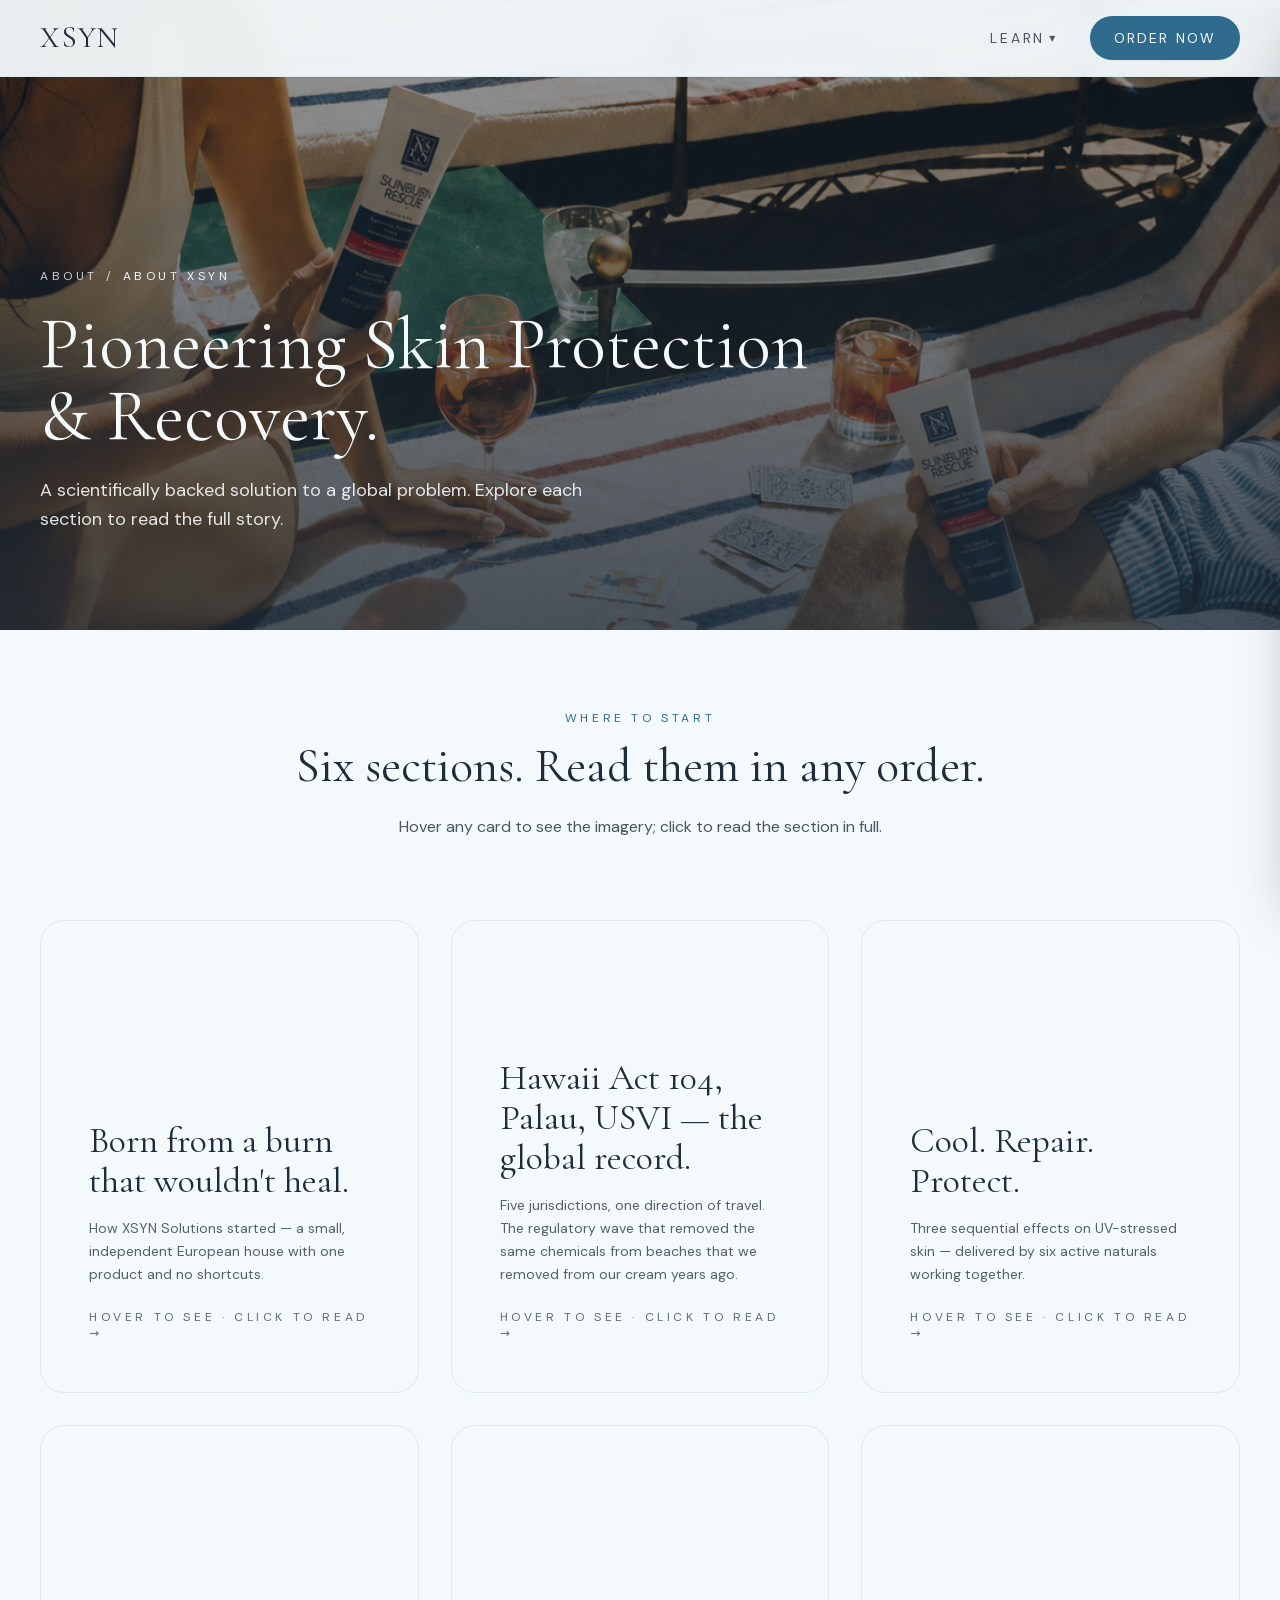
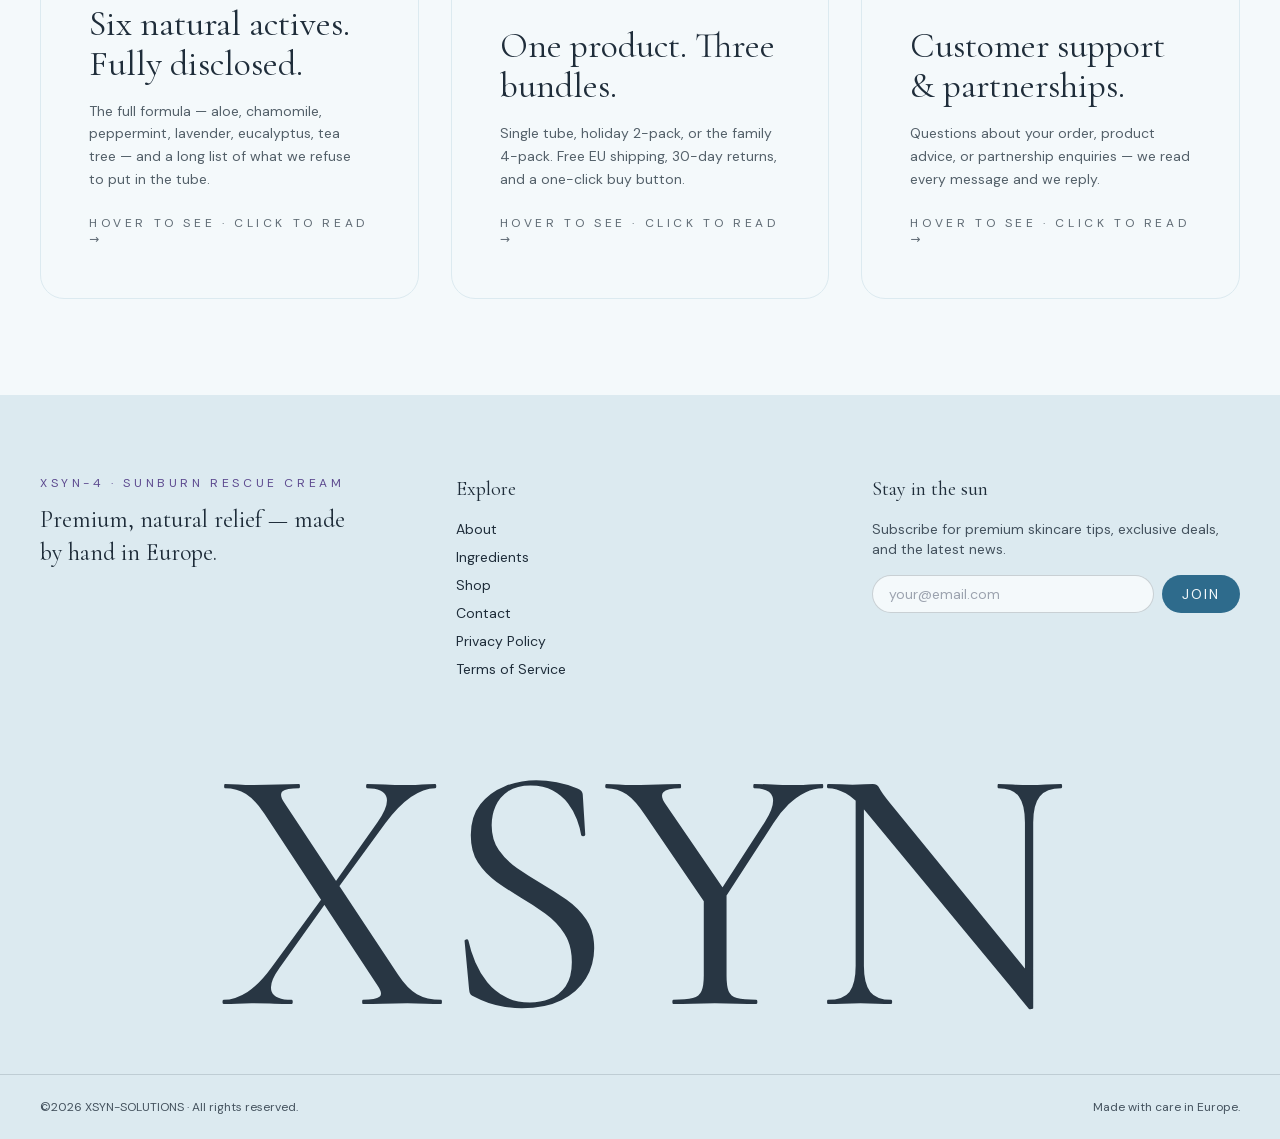
<file: about/index.html>
<!DOCTYPE html><html lang="en" class="__variable_ded346 __variable_231f96"><head><meta charSet="utf-8"/><meta name="viewport" content="width=device-width, initial-scale=1"/><link rel="preload" href="/_next/static/media/13971731025ec697-s.p.woff2" as="font" crossorigin="" type="font/woff2"/><link rel="preload" href="/_next/static/media/7b89a4fd5e90ede0-s.p.woff2" as="font" crossorigin="" type="font/woff2"/><link rel="preload" as="image" href="/images/product-face.jpg"/><link rel="preload" as="image" href="/images/ing-aloe.png"/><link rel="preload" as="image" href="/images/lifestyle-poolside.jpg"/><link rel="preload" as="image" href="/images/product-pair.jpg"/><link rel="preload" as="image" href="/images/lifestyle-pool.jpg"/><link rel="preload" as="image" href="/images/ing-amalgamation.jpg"/><link rel="preload" as="image" href="/images/product-sunset.jpg"/><link rel="preload" as="image" href="/images/bundle-couple.jpg"/><link rel="stylesheet" href="/_next/static/css/c62c51d11decdec0.css" data-precedence="next"/><link rel="preload" as="script" fetchPriority="low" href="/_next/static/chunks/webpack-26fd1341316477da.js"/><script src="/_next/static/chunks/fd9d1056-0395f68b8cc78a20.js" async=""></script><script src="/_next/static/chunks/23-1a85f603b7b3d212.js" async=""></script><script src="/_next/static/chunks/main-app-933a9a9d6e521547.js" async=""></script><script src="/_next/static/chunks/231-a6fe82a4589e91cf.js" async=""></script><script src="/_next/static/chunks/app/about/page-0fe5bc5c2da0a593.js" async=""></script><script src="/_next/static/chunks/app/layout-91d6ff5edd15927c.js" async=""></script><title>XSYN-4 — Turn Your Burn Into a Tan</title><meta name="description" content="XSYN-4 Sunburn Rescue Cream — instant relief and fast restoration. 100% natural, dermatologically tested."/><meta name="next-size-adjust"/><script src="/_next/static/chunks/polyfills-78c92fac7aa8fdd8.js" noModule=""></script></head><body class="font-sans bg-cream text-charcoal"><header class="fixed top-0 left-0 right-0 z-50 transition-all duration-300 bg-transparent"><nav class="mx-auto flex max-w-7xl items-center justify-between px-6 py-4 md:px-10"><a aria-label="XSYN — back to home" class="font-display text-2xl md:text-3xl tracking-wide text-cream hover:opacity-80 transition" href="/">XSYN</a><div class="hidden items-center gap-8 md:flex"><button type="button" aria-expanded="false" class="font-sans text-sm uppercase tracking-[0.2em] text-cream/90 hover:opacity-100 flex items-center gap-1">Learn <span aria-hidden="true" class="text-xs">▾</span></button><a class="rounded-full bg-ocean px-6 py-3 font-sans text-sm uppercase tracking-[0.15em] text-cream shadow-sm transition hover:bg-ocean/90" href="/shop/">Order Now</a></div><button aria-label="Menu" class="md:hidden text-cream"><span class="block h-0.5 w-7 bg-cream mb-1.5"></span><span class="block h-0.5 w-7 bg-cream mb-1.5"></span><span class="block h-0.5 w-7 bg-cream"></span></button></nav></header><div class="fixed inset-0 z-40 transition-all duration-300 opacity-0 pointer-events-none" aria-hidden="true"><button aria-label="Close menu" class="absolute inset-0 bg-charcoal/40 backdrop-blur-sm cursor-default"></button><div class="absolute inset-x-0 top-[72px] bottom-0 md:bottom-auto md:max-h-[calc(100vh-72px)] bg-cream shadow-2xl overflow-y-auto"><div class="mx-auto max-w-7xl px-6 md:px-10 py-12 md:py-16"><div class="grid md:grid-cols-[1.3fr_1fr] gap-12"><div><p class="font-sans text-xs uppercase tracking-[0.35em] text-coral mb-8">Learn About XSYN-4</p><ul class="space-y-6"><li><a class="group flex flex-col md:flex-row md:items-baseline md:justify-between md:gap-8 border-b border-charcoal/10 pb-5" href="/about/founder/"><span class="font-display text-3xl md:text-4xl text-charcoal group-hover:text-coral transition">Founder Story</span><span class="font-sans text-sm text-charcoal/75 md:text-right md:max-w-xs mt-1 md:mt-0">Why XSYN exists, in our founder&#x27;s own words.</span></a></li><li><a class="group flex flex-col md:flex-row md:items-baseline md:justify-between md:gap-8 border-b border-charcoal/10 pb-5" href="/about/why-it-matters/"><span class="font-display text-3xl md:text-4xl text-charcoal group-hover:text-coral transition">Why It Matters</span><span class="font-sans text-sm text-charcoal/75 md:text-right md:max-w-xs mt-1 md:mt-0">Hawaii Act 104 and the global reef-safe record.</span></a></li><li><a class="group flex flex-col md:flex-row md:items-baseline md:justify-between md:gap-8 border-b border-charcoal/10 pb-5" href="/about/what-it-does/"><span class="font-display text-3xl md:text-4xl text-charcoal group-hover:text-coral transition">What It Does</span><span class="font-sans text-sm text-charcoal/75 md:text-right md:max-w-xs mt-1 md:mt-0">Cool. Repair. Nourish. How XSYN-4 actually works.</span></a></li><li><a class="group flex flex-col md:flex-row md:items-baseline md:justify-between md:gap-8 border-b border-charcoal/10 pb-5" href="/ingredients/"><span class="font-display text-3xl md:text-4xl text-charcoal group-hover:text-coral transition">Ingredients</span><span class="font-sans text-sm text-charcoal/75 md:text-right md:max-w-xs mt-1 md:mt-0">All eight components — with the clinical evidence behind each.</span></a></li><li><a class="group flex flex-col md:flex-row md:items-baseline md:justify-between md:gap-8 border-b border-charcoal/10 pb-5" href="/contact/"><span class="font-display text-3xl md:text-4xl text-charcoal group-hover:text-coral transition">Get In Touch</span><span class="font-sans text-sm text-charcoal/75 md:text-right md:max-w-xs mt-1 md:mt-0">Customer support and partnerships.</span></a></li></ul></div><div class="grid grid-cols-1 sm:grid-cols-2 md:grid-cols-1 gap-6"><a class="relative rounded-3xl overflow-hidden aspect-[4/5] group" href="/about/founder/"><img src="/images/product-face.jpg" alt="Founder Story" class="absolute inset-0 h-full w-full object-cover transition-transform duration-500 group-hover:scale-105"/><div class="absolute inset-0 bg-gradient-to-t from-charcoal/70 via-charcoal/10 to-transparent"></div><div class="absolute bottom-6 left-6 right-6"><p class="font-sans text-xs uppercase tracking-[0.3em] text-cream/80 mb-2">Explore</p><p class="font-display text-3xl text-cream">Founder Story</p></div></a><a class="relative rounded-3xl overflow-hidden aspect-[4/5] group" href="/ingredients/"><img src="/images/ing-aloe.png" alt="Ingredients" class="absolute inset-0 h-full w-full object-cover transition-transform duration-500 group-hover:scale-105"/><div class="absolute inset-0 bg-gradient-to-t from-charcoal/70 via-charcoal/10 to-transparent"></div><div class="absolute bottom-6 left-6 right-6"><p class="font-sans text-xs uppercase tracking-[0.3em] text-cream/80 mb-2">Explore</p><p class="font-display text-3xl text-cream">Ingredients</p></div></a></div></div></div></div></div><div class="fixed inset-0 z-50 bg-charcoal/40 backdrop-blur-sm transition-opacity duration-300 opacity-0 pointer-events-none" aria-hidden="true"></div><div class="fixed top-0 right-0 z-50 h-full w-full max-w-md bg-cream shadow-2xl flex flex-col transition-transform duration-300 translate-x-full"><div class="flex items-center justify-between px-6 py-5 border-b border-sand"><div><h2 class="font-display text-2xl text-charcoal">Join the Waitlist</h2><p class="font-sans text-xs text-charcoal/50 mt-0.5">Be first to know when we launch.</p></div><button type="button" class="font-sans text-charcoal/50 hover:text-charcoal text-xl leading-none" aria-label="Close">✕</button></div><div class="flex-1 overflow-y-auto px-6 py-6"><form class="space-y-6"><p class="font-sans text-sm text-charcoal/70 leading-relaxed">Reserve your spot — we&#x27;ll reach out the moment XSYN-4 is available.</p><div><p class="font-sans text-xs uppercase tracking-[0.2em] text-charcoal/60 mb-3">Your order</p><div class="space-y-2"><div class="rounded-2xl border px-4 py-3 transition border-sand"><div class="flex items-center justify-between gap-3"><label class="flex items-center gap-3 cursor-pointer flex-1"><input type="checkbox" class="h-4 w-4 accent-ocean rounded"/><div><p class="font-display text-base text-charcoal leading-tight">Single Tube</p><p class="font-sans text-xs text-charcoal/50">€32 / tube</p></div></label><div class="flex items-center gap-2 shrink-0"><p class="font-display text-base text-charcoal w-10 text-right">€<!-- -->32</p></div></div></div><div class="rounded-2xl border px-4 py-3 transition border-sand"><div class="flex items-center justify-between gap-3"><label class="flex items-center gap-3 cursor-pointer flex-1"><input type="checkbox" class="h-4 w-4 accent-ocean rounded"/><div><p class="font-display text-base text-charcoal leading-tight">Holiday Bundle · 2-Pack</p><p class="font-sans text-xs text-charcoal/50">€28 / tube<!-- --> · Save €8</p></div></label><div class="flex items-center gap-2 shrink-0"><p class="font-display text-base text-charcoal w-10 text-right">€<!-- -->56</p></div></div></div><div class="rounded-2xl border px-4 py-3 transition border-sand"><div class="flex items-center justify-between gap-3"><label class="flex items-center gap-3 cursor-pointer flex-1"><input type="checkbox" class="h-4 w-4 accent-ocean rounded"/><div><p class="font-display text-base text-charcoal leading-tight">Family Bundle · 4-Pack</p><p class="font-sans text-xs text-charcoal/50">€26 / tube<!-- --> · Save €24</p></div></label><div class="flex items-center gap-2 shrink-0"><p class="font-display text-base text-charcoal w-10 text-right">€<!-- -->104</p></div></div></div></div></div><div><label for="wl-name" class="block font-sans text-xs uppercase tracking-[0.2em] text-charcoal/60 mb-2">Full Name <span class="text-plum">*</span></label><input id="wl-name" type="text" required="" placeholder="Jane Smith" class="w-full rounded-xl border border-sand px-4 py-3 font-sans text-sm text-charcoal placeholder:text-charcoal/30 focus:outline-none focus:border-ocean bg-white" value=""/></div><div><label for="wl-email" class="block font-sans text-xs uppercase tracking-[0.2em] text-charcoal/60 mb-2">Email <span class="text-plum">*</span></label><input id="wl-email" type="email" required="" placeholder="jane@example.com" class="w-full rounded-xl border border-sand px-4 py-3 font-sans text-sm text-charcoal placeholder:text-charcoal/30 focus:outline-none focus:border-ocean bg-white" value=""/></div><div><label for="wl-phone" class="block font-sans text-xs uppercase tracking-[0.2em] text-charcoal/60 mb-2">Phone <span class="text-charcoal/30 normal-case tracking-normal">(optional)</span></label><input id="wl-phone" type="tel" placeholder="+353 87 123 4567" class="w-full rounded-xl border border-sand px-4 py-3 font-sans text-sm text-charcoal placeholder:text-charcoal/30 focus:outline-none focus:border-ocean bg-white" value=""/></div><button type="submit" disabled="" class="w-full rounded-full bg-ocean py-4 font-sans text-sm uppercase tracking-[0.2em] text-cream hover:bg-ocean/90 disabled:opacity-50 transition">Reserve My Spot</button><p class="font-sans text-xs text-charcoal/40 text-center">No payment required. We&#x27;ll reach out when XSYN-4 is ready to ship.</p></form></div></div><main><section class="relative min-h-[70vh] flex items-end overflow-hidden"><div class="absolute inset-0"><img src="/images/lifestyle-poolside.jpg" alt="" class="h-full w-full object-cover"/><div class="absolute inset-0 bg-gradient-to-b from-charcoal/40 to-charcoal/80"></div></div><div class="relative z-10 mx-auto max-w-7xl w-full px-6 md:px-10 pb-20 md:pb-24 pt-32"><nav class="mb-6 flex flex-wrap items-center gap-2 font-sans text-xs uppercase tracking-[0.3em] text-cream/80"><a class="hover:text-cream underline-offset-4 hover:underline" href="/about/">About</a><span aria-hidden="true">/</span><span class="text-cream">About XSYN</span></nav><h1 class="font-display text-5xl md:text-7xl text-cream leading-[1.05] max-w-3xl">Pioneering Skin Protection &amp; Recovery.</h1><p class="mt-6 font-sans text-lg text-cream/90 max-w-xl leading-relaxed">A scientifically backed solution to a global problem. Explore each section to read the full story.</p></div></section><section class="bg-cream py-20 px-6 md:px-10"><div class="mx-auto max-w-4xl text-center"><p class="font-sans text-xs uppercase tracking-[0.3em] text-ocean mb-4">Where to start</p><h2 class="font-display text-4xl md:text-5xl text-charcoal leading-tight">Six sections. Read them in any order.</h2><p class="mt-6 font-sans text-base text-charcoal/80 leading-relaxed max-w-2xl mx-auto">Hover any card to see the imagery; click to read the section in full.</p></div></section><section class="bg-cream pb-24 px-6 md:px-10"><div class="mx-auto max-w-7xl grid md:grid-cols-2 lg:grid-cols-3 gap-8"><a class="group relative rounded-3xl overflow-hidden bg-cream border border-sand aspect-[4/5]" href="/about/founder/"><div class="absolute inset-0 p-8 md:p-12 flex flex-col justify-end transition-opacity duration-500 group-hover:opacity-0"><div><h3 class="font-display text-3xl md:text-4xl text-charcoal leading-tight mb-4 max-w-md">Born from a burn that wouldn&#x27;t heal.</h3><p class="font-sans text-sm text-charcoal/75 leading-relaxed max-w-md">How XSYN Solutions started — a small, independent European house with one product and no shortcuts.</p><span class="mt-6 inline-block font-sans text-xs uppercase tracking-[0.3em] text-charcoal/70 group-hover:text-ocean transition">Hover to see · Click to read →</span></div></div><div class="absolute inset-0 opacity-0 transition-opacity duration-500 group-hover:opacity-100"><img src="/images/product-face.jpg" alt="Born from a burn that wouldn&#x27;t heal." class="absolute inset-0 h-full w-full object-cover"/><div class="absolute inset-0 bg-gradient-to-t from-charcoal/85 via-charcoal/30 to-transparent"></div><div class="absolute inset-x-0 bottom-0 p-8 md:p-12"><p class="font-sans text-xs uppercase tracking-[0.3em] text-cream/80 mb-3">Founder Story</p><h3 class="font-display text-3xl md:text-4xl text-cream leading-tight max-w-md">Born from a burn that wouldn&#x27;t heal.</h3></div></div></a><a class="group relative rounded-3xl overflow-hidden bg-cream border border-sand aspect-[4/5]" href="/about/why-it-matters/"><div class="absolute inset-0 p-8 md:p-12 flex flex-col justify-end transition-opacity duration-500 group-hover:opacity-0"><div><h3 class="font-display text-3xl md:text-4xl text-charcoal leading-tight mb-4 max-w-md">Hawaii Act 104, Palau, USVI — the global record.</h3><p class="font-sans text-sm text-charcoal/75 leading-relaxed max-w-md">Five jurisdictions, one direction of travel. The regulatory wave that removed the same chemicals from beaches that we removed from our cream years ago.</p><span class="mt-6 inline-block font-sans text-xs uppercase tracking-[0.3em] text-charcoal/70 group-hover:text-ocean transition">Hover to see · Click to read →</span></div></div><div class="absolute inset-0 opacity-0 transition-opacity duration-500 group-hover:opacity-100"><img src="/images/product-pair.jpg" alt="Hawaii Act 104, Palau, USVI — the global record." class="absolute inset-0 h-full w-full object-cover"/><div class="absolute inset-0 bg-gradient-to-t from-charcoal/85 via-charcoal/30 to-transparent"></div><div class="absolute inset-x-0 bottom-0 p-8 md:p-12"><p class="font-sans text-xs uppercase tracking-[0.3em] text-cream/80 mb-3">Why It Matters</p><h3 class="font-display text-3xl md:text-4xl text-cream leading-tight max-w-md">Hawaii Act 104, Palau, USVI — the global record.</h3></div></div></a><a class="group relative rounded-3xl overflow-hidden bg-cream border border-sand aspect-[4/5]" href="/about/what-it-does/"><div class="absolute inset-0 p-8 md:p-12 flex flex-col justify-end transition-opacity duration-500 group-hover:opacity-0"><div><h3 class="font-display text-3xl md:text-4xl text-charcoal leading-tight mb-4 max-w-md">Cool. Repair. Protect.</h3><p class="font-sans text-sm text-charcoal/75 leading-relaxed max-w-md">Three sequential effects on UV-stressed skin — delivered by six active naturals working together.</p><span class="mt-6 inline-block font-sans text-xs uppercase tracking-[0.3em] text-charcoal/70 group-hover:text-ocean transition">Hover to see · Click to read →</span></div></div><div class="absolute inset-0 opacity-0 transition-opacity duration-500 group-hover:opacity-100"><img src="/images/lifestyle-pool.jpg" alt="Cool. Repair. Protect." class="absolute inset-0 h-full w-full object-cover"/><div class="absolute inset-0 bg-gradient-to-t from-charcoal/85 via-charcoal/30 to-transparent"></div><div class="absolute inset-x-0 bottom-0 p-8 md:p-12"><p class="font-sans text-xs uppercase tracking-[0.3em] text-cream/80 mb-3">What It Does</p><h3 class="font-display text-3xl md:text-4xl text-cream leading-tight max-w-md">Cool. Repair. Protect.</h3></div></div></a><a class="group relative rounded-3xl overflow-hidden bg-cream border border-sand aspect-[4/5]" href="/ingredients/"><div class="absolute inset-0 p-8 md:p-12 flex flex-col justify-end transition-opacity duration-500 group-hover:opacity-0"><div><h3 class="font-display text-3xl md:text-4xl text-charcoal leading-tight mb-4 max-w-md">Six natural actives. Fully disclosed.</h3><p class="font-sans text-sm text-charcoal/75 leading-relaxed max-w-md">The full formula — aloe, chamomile, peppermint, lavender, eucalyptus, tea tree — and a long list of what we refuse to put in the tube.</p><span class="mt-6 inline-block font-sans text-xs uppercase tracking-[0.3em] text-charcoal/70 group-hover:text-ocean transition">Hover to see · Click to read →</span></div></div><div class="absolute inset-0 opacity-0 transition-opacity duration-500 group-hover:opacity-100"><img src="/images/ing-amalgamation.jpg" alt="Six natural actives. Fully disclosed." class="absolute inset-0 h-full w-full object-cover"/><div class="absolute inset-0 bg-gradient-to-t from-charcoal/85 via-charcoal/30 to-transparent"></div><div class="absolute inset-x-0 bottom-0 p-8 md:p-12"><p class="font-sans text-xs uppercase tracking-[0.3em] text-cream/80 mb-3">Ingredients</p><h3 class="font-display text-3xl md:text-4xl text-cream leading-tight max-w-md">Six natural actives. Fully disclosed.</h3></div></div></a><a class="group relative rounded-3xl overflow-hidden bg-cream border border-sand aspect-[4/5]" href="/shop/"><div class="absolute inset-0 p-8 md:p-12 flex flex-col justify-end transition-opacity duration-500 group-hover:opacity-0"><div><h3 class="font-display text-3xl md:text-4xl text-charcoal leading-tight mb-4 max-w-md">One product. Three bundles.</h3><p class="font-sans text-sm text-charcoal/75 leading-relaxed max-w-md">Single tube, holiday 2-pack, or the family 4-pack. Free EU shipping, 30-day returns, and a one-click buy button.</p><span class="mt-6 inline-block font-sans text-xs uppercase tracking-[0.3em] text-charcoal/70 group-hover:text-ocean transition">Hover to see · Click to read →</span></div></div><div class="absolute inset-0 opacity-0 transition-opacity duration-500 group-hover:opacity-100"><img src="/images/product-sunset.jpg" alt="One product. Three bundles." class="absolute inset-0 h-full w-full object-cover"/><div class="absolute inset-0 bg-gradient-to-t from-charcoal/85 via-charcoal/30 to-transparent"></div><div class="absolute inset-x-0 bottom-0 p-8 md:p-12"><p class="font-sans text-xs uppercase tracking-[0.3em] text-cream/80 mb-3">Shop</p><h3 class="font-display text-3xl md:text-4xl text-cream leading-tight max-w-md">One product. Three bundles.</h3></div></div></a><a class="group relative rounded-3xl overflow-hidden bg-cream border border-sand aspect-[4/5]" href="/contact/"><div class="absolute inset-0 p-8 md:p-12 flex flex-col justify-end transition-opacity duration-500 group-hover:opacity-0"><div><h3 class="font-display text-3xl md:text-4xl text-charcoal leading-tight mb-4 max-w-md">Customer support &amp; partnerships.</h3><p class="font-sans text-sm text-charcoal/75 leading-relaxed max-w-md">Questions about your order, product advice, or partnership enquiries — we read every message and we reply.</p><span class="mt-6 inline-block font-sans text-xs uppercase tracking-[0.3em] text-charcoal/70 group-hover:text-ocean transition">Hover to see · Click to read →</span></div></div><div class="absolute inset-0 opacity-0 transition-opacity duration-500 group-hover:opacity-100"><img src="/images/bundle-couple.jpg" alt="Customer support &amp; partnerships." class="absolute inset-0 h-full w-full object-cover"/><div class="absolute inset-0 bg-gradient-to-t from-charcoal/85 via-charcoal/30 to-transparent"></div><div class="absolute inset-x-0 bottom-0 p-8 md:p-12"><p class="font-sans text-xs uppercase tracking-[0.3em] text-cream/80 mb-3">Get In Touch</p><h3 class="font-display text-3xl md:text-4xl text-cream leading-tight max-w-md">Customer support &amp; partnerships.</h3></div></div></a></div></section></main><footer class="bg-sand text-charcoal"><div class="mx-auto max-w-7xl px-6 pt-20 md:px-10"><div class="grid gap-12 md:grid-cols-3"><div><p class="font-sans text-xs uppercase tracking-[0.3em] text-coral mb-3">XSYN-4 · Sunburn Rescue Cream</p><p class="font-display text-2xl text-charcoal leading-snug max-w-xs">Premium, natural relief — made by hand in Europe.</p></div><div><h4 class="font-display text-xl mb-4">Explore</h4><ul class="space-y-2 font-sans text-sm"><li><a class="hover:text-coral" href="/about/">About</a></li><li><a class="hover:text-coral" href="/ingredients/">Ingredients</a></li><li><a class="hover:text-coral" href="/shop/">Shop</a></li><li><a class="hover:text-coral" href="/contact/">Contact</a></li><li><a class="hover:text-coral" href="#">Privacy Policy</a></li><li><a class="hover:text-coral" href="#">Terms of Service</a></li></ul></div><div><h4 class="font-display text-xl mb-4">Stay in the sun</h4><p class="font-sans text-sm opacity-80 mb-4">Subscribe for premium skincare tips, exclusive deals, and the latest news.</p><form class="flex gap-2"><label for="newsletter-email" class="sr-only">Email address</label><input id="newsletter-email" type="email" required="" placeholder="your@email.com" class="flex-1 rounded-full border border-charcoal/20 bg-cream px-4 py-2 font-sans text-sm focus:border-coral focus:outline-none" value=""/><button type="submit" class="rounded-full bg-ocean px-5 py-2 font-sans text-sm uppercase tracking-[0.15em] text-cream">Join</button></form></div></div></div><div class="relative overflow-hidden mt-16 pb-8 px-4"><a aria-label="XSYN — home" href="/"><p aria-hidden="true" class="font-display text-[clamp(6rem,28vw,22rem)] leading-[0.85] text-charcoal/95 tracking-[-0.02em] text-center select-none">XSYN</p></a></div><div class="border-t border-charcoal/15 px-6 md:px-10 py-6"><div class="mx-auto max-w-7xl flex flex-col md:flex-row md:items-center md:justify-between gap-3 text-xs font-sans opacity-80"><p>©2026 XSYN-SOLUTIONS · All rights reserved.</p><p>Made with care in Europe.</p></div></div></footer><script src="/_next/static/chunks/webpack-26fd1341316477da.js" async=""></script><script>(self.__next_f=self.__next_f||[]).push([0]);self.__next_f.push([2,null])</script><script>self.__next_f.push([1,"1:HL[\"/_next/static/media/13971731025ec697-s.p.woff2\",\"font\",{\"crossOrigin\":\"\",\"type\":\"font/woff2\"}]\n2:HL[\"/_next/static/media/7b89a4fd5e90ede0-s.p.woff2\",\"font\",{\"crossOrigin\":\"\",\"type\":\"font/woff2\"}]\n3:HL[\"/_next/static/css/c62c51d11decdec0.css\",\"style\"]\n"])</script><script>self.__next_f.push([1,"4:I[5751,[],\"\"]\n6:I[231,[\"231\",\"static/chunks/231-a6fe82a4589e91cf.js\",\"301\",\"static/chunks/app/about/page-0fe5bc5c2da0a593.js\"],\"\"]\n7:I[9275,[],\"\"]\n8:I[1343,[],\"\"]\n9:I[463,[\"231\",\"static/chunks/231-a6fe82a4589e91cf.js\",\"185\",\"static/chunks/app/layout-91d6ff5edd15927c.js\"],\"WaitlistProvider\"]\na:I[8935,[\"231\",\"static/chunks/231-a6fe82a4589e91cf.js\",\"185\",\"static/chunks/app/layout-91d6ff5edd15927c.js\"],\"Navbar\"]\nb:I[170,[\"231\",\"static/chunks/231-a6fe82a4589e91cf.js\",\"185\",\"static/chunks/app/layout-91d6ff5edd15927c.js\"],\"WaitlistDrawer\"]\nc:I[2674,[\"231\",\"static/chunks/231-a6fe82a4589e91cf.js\",\"185\",\"static/chunks/app/layout-91d6ff5edd15927c.js\"],\"Footer\"]\ne:I[6130,[],\"\"]\nf:[]\n"])</script><script>self.__next_f.push([1,"0:[[[\"$\",\"link\",\"0\",{\"rel\":\"stylesheet\",\"href\":\"/_next/static/css/c62c51d11decdec0.css\",\"precedence\":\"next\",\"crossOrigin\":\"$undefined\"}]],[\"$\",\"$L4\",null,{\"buildId\":\"Z8x9rnBaG4cLFVJH1JVoJ\",\"assetPrefix\":\"\",\"initialCanonicalUrl\":\"/about/\",\"initialTree\":[\"\",{\"children\":[\"about\",{\"children\":[\"__PAGE__\",{}]}]},\"$undefined\",\"$undefined\",true],\"initialSeedData\":[\"\",{\"children\":[\"about\",{\"children\":[\"__PAGE__\",{},[[\"$L5\",[[\"$\",\"section\",null,{\"className\":\"relative min-h-[70vh] flex items-end overflow-hidden\",\"children\":[[\"$\",\"div\",null,{\"className\":\"absolute inset-0\",\"children\":[[\"$\",\"img\",null,{\"src\":\"/images/lifestyle-poolside.jpg\",\"alt\":\"\",\"className\":\"h-full w-full object-cover\"}],[\"$\",\"div\",null,{\"className\":\"absolute inset-0 bg-gradient-to-b from-charcoal/40 to-charcoal/80\"}]]}],[\"$\",\"div\",null,{\"className\":\"relative z-10 mx-auto max-w-7xl w-full px-6 md:px-10 pb-20 md:pb-24 pt-32\",\"children\":[[\"$\",\"nav\",null,{\"className\":\"mb-6 flex flex-wrap items-center gap-2 font-sans text-xs uppercase tracking-[0.3em] text-cream/80\",\"children\":[[\"$\",\"$L6\",null,{\"href\":\"/about\",\"className\":\"hover:text-cream underline-offset-4 hover:underline\",\"children\":\"About\"}],[\"$\",\"span\",null,{\"aria-hidden\":true,\"children\":\"/\"}],[\"$\",\"span\",null,{\"className\":\"text-cream\",\"children\":\"About XSYN\"}]]}],\"$undefined\",[\"$\",\"h1\",null,{\"className\":\"font-display text-5xl md:text-7xl text-cream leading-[1.05] max-w-3xl\",\"children\":\"Pioneering Skin Protection \u0026 Recovery.\"}],[\"$\",\"p\",null,{\"className\":\"mt-6 font-sans text-lg text-cream/90 max-w-xl leading-relaxed\",\"children\":\"A scientifically backed solution to a global problem. Explore each section to read the full story.\"}]]}]]}],[\"$\",\"section\",null,{\"className\":\"bg-cream py-20 px-6 md:px-10\",\"children\":[\"$\",\"div\",null,{\"className\":\"mx-auto max-w-4xl text-center\",\"children\":[[\"$\",\"p\",null,{\"className\":\"font-sans text-xs uppercase tracking-[0.3em] text-ocean mb-4\",\"children\":\"Where to start\"}],[\"$\",\"h2\",null,{\"className\":\"font-display text-4xl md:text-5xl text-charcoal leading-tight\",\"children\":\"Six sections. Read them in any order.\"}],[\"$\",\"p\",null,{\"className\":\"mt-6 font-sans text-base text-charcoal/80 leading-relaxed max-w-2xl mx-auto\",\"children\":\"Hover any card to see the imagery; click to read the section in full.\"}]]}]}],[\"$\",\"section\",null,{\"className\":\"bg-cream pb-24 px-6 md:px-10\",\"children\":[\"$\",\"div\",null,{\"className\":\"mx-auto max-w-7xl grid md:grid-cols-2 lg:grid-cols-3 gap-8\",\"children\":[[\"$\",\"$L6\",null,{\"href\":\"/about/founder\",\"className\":\"group relative rounded-3xl overflow-hidden bg-cream border border-sand aspect-[4/5]\",\"children\":[[\"$\",\"div\",null,{\"className\":\"absolute inset-0 p-8 md:p-12 flex flex-col justify-end transition-opacity duration-500 group-hover:opacity-0\",\"children\":[\"$\",\"div\",null,{\"children\":[[\"$\",\"h3\",null,{\"className\":\"font-display text-3xl md:text-4xl text-charcoal leading-tight mb-4 max-w-md\",\"children\":\"Born from a burn that wouldn't heal.\"}],[\"$\",\"p\",null,{\"className\":\"font-sans text-sm text-charcoal/75 leading-relaxed max-w-md\",\"children\":\"How XSYN Solutions started — a small, independent European house with one product and no shortcuts.\"}],[\"$\",\"span\",null,{\"className\":\"mt-6 inline-block font-sans text-xs uppercase tracking-[0.3em] text-charcoal/70 group-hover:text-ocean transition\",\"children\":\"Hover to see · Click to read →\"}]]}]}],[\"$\",\"div\",null,{\"className\":\"absolute inset-0 opacity-0 transition-opacity duration-500 group-hover:opacity-100\",\"children\":[[\"$\",\"img\",null,{\"src\":\"/images/product-face.jpg\",\"alt\":\"Born from a burn that wouldn't heal.\",\"className\":\"absolute inset-0 h-full w-full object-cover\"}],[\"$\",\"div\",null,{\"className\":\"absolute inset-0 bg-gradient-to-t from-charcoal/85 via-charcoal/30 to-transparent\"}],[\"$\",\"div\",null,{\"className\":\"absolute inset-x-0 bottom-0 p-8 md:p-12\",\"children\":[[\"$\",\"p\",null,{\"className\":\"font-sans text-xs uppercase tracking-[0.3em] text-cream/80 mb-3\",\"children\":\"Founder Story\"}],[\"$\",\"h3\",null,{\"className\":\"font-display text-3xl md:text-4xl text-cream leading-tight max-w-md\",\"children\":\"Born from a burn that wouldn't heal.\"}]]}]]}]]}],[\"$\",\"$L6\",null,{\"href\":\"/about/why-it-matters\",\"className\":\"group relative rounded-3xl overflow-hidden bg-cream border border-sand aspect-[4/5]\",\"children\":[[\"$\",\"div\",null,{\"className\":\"absolute inset-0 p-8 md:p-12 flex flex-col justify-end transition-opacity duration-500 group-hover:opacity-0\",\"children\":[\"$\",\"div\",null,{\"children\":[[\"$\",\"h3\",null,{\"className\":\"font-display text-3xl md:text-4xl text-charcoal leading-tight mb-4 max-w-md\",\"children\":\"Hawaii Act 104, Palau, USVI — the global record.\"}],[\"$\",\"p\",null,{\"className\":\"font-sans text-sm text-charcoal/75 leading-relaxed max-w-md\",\"children\":\"Five jurisdictions, one direction of travel. The regulatory wave that removed the same chemicals from beaches that we removed from our cream years ago.\"}],[\"$\",\"span\",null,{\"className\":\"mt-6 inline-block font-sans text-xs uppercase tracking-[0.3em] text-charcoal/70 group-hover:text-ocean transition\",\"children\":\"Hover to see · Click to read →\"}]]}]}],[\"$\",\"div\",null,{\"className\":\"absolute inset-0 opacity-0 transition-opacity duration-500 group-hover:opacity-100\",\"children\":[[\"$\",\"img\",null,{\"src\":\"/images/product-pair.jpg\",\"alt\":\"Hawaii Act 104, Palau, USVI — the global record.\",\"className\":\"absolute inset-0 h-full w-full object-cover\"}],[\"$\",\"div\",null,{\"className\":\"absolute inset-0 bg-gradient-to-t from-charcoal/85 via-charcoal/30 to-transparent\"}],[\"$\",\"div\",null,{\"className\":\"absolute inset-x-0 bottom-0 p-8 md:p-12\",\"children\":[[\"$\",\"p\",null,{\"className\":\"font-sans text-xs uppercase tracking-[0.3em] text-cream/80 mb-3\",\"children\":\"Why It Matters\"}],[\"$\",\"h3\",null,{\"className\":\"font-display text-3xl md:text-4xl text-cream leading-tight max-w-md\",\"children\":\"Hawaii Act 104, Palau, USVI — the global record.\"}]]}]]}]]}],[\"$\",\"$L6\",null,{\"href\":\"/about/what-it-does\",\"className\":\"group relative rounded-3xl overflow-hidden bg-cream border border-sand aspect-[4/5]\",\"children\":[[\"$\",\"div\",null,{\"className\":\"absolute inset-0 p-8 md:p-12 flex flex-col justify-end transition-opacity duration-500 group-hover:opacity-0\",\"children\":[\"$\",\"div\",null,{\"children\":[[\"$\",\"h3\",null,{\"className\":\"font-display text-3xl md:text-4xl text-charcoal leading-tight mb-4 max-w-md\",\"children\":\"Cool. Repair. Protect.\"}],[\"$\",\"p\",null,{\"className\":\"font-sans text-sm text-charcoal/75 leading-relaxed max-w-md\",\"children\":\"Three sequential effects on UV-stressed skin — delivered by six active naturals working together.\"}],[\"$\",\"span\",null,{\"className\":\"mt-6 inline-block font-sans text-xs uppercase tracking-[0.3em] text-charcoal/70 group-hover:text-ocean transition\",\"children\":\"Hover to see · Click to read →\"}]]}]}],[\"$\",\"div\",null,{\"className\":\"absolute inset-0 opacity-0 transition-opacity duration-500 group-hover:opacity-100\",\"children\":[[\"$\",\"img\",null,{\"src\":\"/images/lifestyle-pool.jpg\",\"alt\":\"Cool. Repair. Protect.\",\"className\":\"absolute inset-0 h-full w-full object-cover\"}],[\"$\",\"div\",null,{\"className\":\"absolute inset-0 bg-gradient-to-t from-charcoal/85 via-charcoal/30 to-transparent\"}],[\"$\",\"div\",null,{\"className\":\"absolute inset-x-0 bottom-0 p-8 md:p-12\",\"children\":[[\"$\",\"p\",null,{\"className\":\"font-sans text-xs uppercase tracking-[0.3em] text-cream/80 mb-3\",\"children\":\"What It Does\"}],[\"$\",\"h3\",null,{\"className\":\"font-display text-3xl md:text-4xl text-cream leading-tight max-w-md\",\"children\":\"Cool. Repair. Protect.\"}]]}]]}]]}],[\"$\",\"$L6\",null,{\"href\":\"/ingredients\",\"className\":\"group relative rounded-3xl overflow-hidden bg-cream border border-sand aspect-[4/5]\",\"children\":[[\"$\",\"div\",null,{\"className\":\"absolute inset-0 p-8 md:p-12 flex flex-col justify-end transition-opacity duration-500 group-hover:opacity-0\",\"children\":[\"$\",\"div\",null,{\"children\":[[\"$\",\"h3\",null,{\"className\":\"font-display text-3xl md:text-4xl text-charcoal leading-tight mb-4 max-w-md\",\"children\":\"Six natural actives. Fully disclosed.\"}],[\"$\",\"p\",null,{\"className\":\"font-sans text-sm text-charcoal/75 leading-relaxed max-w-md\",\"children\":\"The full formula — aloe, chamomile, peppermint, lavender, eucalyptus, tea tree — and a long list of what we refuse to put in the tube.\"}],[\"$\",\"span\",null,{\"className\":\"mt-6 inline-block font-sans text-xs uppercase tracking-[0.3em] text-charcoal/70 group-hover:text-ocean transition\",\"children\":\"Hover to see · Click to read →\"}]]}]}],[\"$\",\"div\",null,{\"className\":\"absolute inset-0 opacity-0 transition-opacity duration-500 group-hover:opacity-100\",\"children\":[[\"$\",\"img\",null,{\"src\":\"/images/ing-amalgamation.jpg\",\"alt\":\"Six natural actives. Fully disclosed.\",\"className\":\"absolute inset-0 h-full w-full object-cover\"}],[\"$\",\"div\",null,{\"className\":\"absolute inset-0 bg-gradient-to-t from-charcoal/85 via-charcoal/30 to-transparent\"}],[\"$\",\"div\",null,{\"className\":\"absolute inset-x-0 bottom-0 p-8 md:p-12\",\"children\":[[\"$\",\"p\",null,{\"className\":\"font-sans text-xs uppercase tracking-[0.3em] text-cream/80 mb-3\",\"children\":\"Ingredients\"}],[\"$\",\"h3\",null,{\"className\":\"font-display text-3xl md:text-4xl text-cream leading-tight max-w-md\",\"children\":\"Six natural actives. Fully disclosed.\"}]]}]]}]]}],[\"$\",\"$L6\",null,{\"href\":\"/shop\",\"className\":\"group relative rounded-3xl overflow-hidden bg-cream border border-sand aspect-[4/5]\",\"children\":[[\"$\",\"div\",null,{\"className\":\"absolute inset-0 p-8 md:p-12 flex flex-col justify-end transition-opacity duration-500 group-hover:opacity-0\",\"children\":[\"$\",\"div\",null,{\"children\":[[\"$\",\"h3\",null,{\"className\":\"font-display text-3xl md:text-4xl text-charcoal leading-tight mb-4 max-w-md\",\"children\":\"One product. Three bundles.\"}],[\"$\",\"p\",null,{\"className\":\"font-sans text-sm text-charcoal/75 leading-relaxed max-w-md\",\"children\":\"Single tube, holiday 2-pack, or the family 4-pack. Free EU shipping, 30-day returns, and a one-click buy button.\"}],[\"$\",\"span\",null,{\"className\":\"mt-6 inline-block font-sans text-xs uppercase tracking-[0.3em] text-charcoal/70 group-hover:text-ocean transition\",\"children\":\"Hover to see · Click to read →\"}]]}]}],[\"$\",\"div\",null,{\"className\":\"absolute inset-0 opacity-0 transition-opacity duration-500 group-hover:opacity-100\",\"children\":[[\"$\",\"img\",null,{\"src\":\"/images/product-sunset.jpg\",\"alt\":\"One product. Three bundles.\",\"className\":\"absolute inset-0 h-full w-full object-cover\"}],[\"$\",\"div\",null,{\"className\":\"absolute inset-0 bg-gradient-to-t from-charcoal/85 via-charcoal/30 to-transparent\"}],[\"$\",\"div\",null,{\"className\":\"absolute inset-x-0 bottom-0 p-8 md:p-12\",\"children\":[[\"$\",\"p\",null,{\"className\":\"font-sans text-xs uppercase tracking-[0.3em] text-cream/80 mb-3\",\"children\":\"Shop\"}],[\"$\",\"h3\",null,{\"className\":\"font-display text-3xl md:text-4xl text-cream leading-tight max-w-md\",\"children\":\"One product. Three bundles.\"}]]}]]}]]}],[\"$\",\"$L6\",null,{\"href\":\"/contact\",\"className\":\"group relative rounded-3xl overflow-hidden bg-cream border border-sand aspect-[4/5]\",\"children\":[[\"$\",\"div\",null,{\"className\":\"absolute inset-0 p-8 md:p-12 flex flex-col justify-end transition-opacity duration-500 group-hover:opacity-0\",\"children\":[\"$\",\"div\",null,{\"children\":[[\"$\",\"h3\",null,{\"className\":\"font-display text-3xl md:text-4xl text-charcoal leading-tight mb-4 max-w-md\",\"children\":\"Customer support \u0026 partnerships.\"}],[\"$\",\"p\",null,{\"className\":\"font-sans text-sm text-charcoal/75 leading-relaxed max-w-md\",\"children\":\"Questions about your order, product advice, or partnership enquiries — we read every message and we reply.\"}],[\"$\",\"span\",null,{\"className\":\"mt-6 inline-block font-sans text-xs uppercase tracking-[0.3em] text-charcoal/70 group-hover:text-ocean transition\",\"children\":\"Hover to see · Click to read →\"}]]}]}],[\"$\",\"div\",null,{\"className\":\"absolute inset-0 opacity-0 transition-opacity duration-500 group-hover:opacity-100\",\"children\":[[\"$\",\"img\",null,{\"src\":\"/images/bundle-couple.jpg\",\"alt\":\"Customer support \u0026 partnerships.\",\"className\":\"absolute inset-0 h-full w-full object-cover\"}],[\"$\",\"div\",null,{\"className\":\"absolute inset-0 bg-gradient-to-t from-charcoal/85 via-charcoal/30 to-transparent\"}],[\"$\",\"div\",null,{\"className\":\"absolute inset-x-0 bottom-0 p-8 md:p-12\",\"children\":[[\"$\",\"p\",null,{\"className\":\"font-sans text-xs uppercase tracking-[0.3em] text-cream/80 mb-3\",\"children\":\"Get In Touch\"}],[\"$\",\"h3\",null,{\"className\":\"font-display text-3xl md:text-4xl text-cream leading-tight max-w-md\",\"children\":\"Customer support \u0026 partnerships.\"}]]}]]}]]}]]}]}]]],null],null]},[\"$\",\"$L7\",null,{\"parallelRouterKey\":\"children\",\"segmentPath\":[\"children\",\"about\",\"children\"],\"error\":\"$undefined\",\"errorStyles\":\"$undefined\",\"errorScripts\":\"$undefined\",\"template\":[\"$\",\"$L8\",null,{}],\"templateStyles\":\"$undefined\",\"templateScripts\":\"$undefined\",\"notFound\":\"$undefined\",\"notFoundStyles\":\"$undefined\",\"styles\":null}],null]},[[\"$\",\"html\",null,{\"lang\":\"en\",\"className\":\"__variable_ded346 __variable_231f96\",\"children\":[\"$\",\"body\",null,{\"className\":\"font-sans bg-cream text-charcoal\",\"children\":[\"$\",\"$L9\",null,{\"children\":[[\"$\",\"$La\",null,{}],[\"$\",\"$Lb\",null,{}],[\"$\",\"main\",null,{\"children\":[\"$\",\"$L7\",null,{\"parallelRouterKey\":\"children\",\"segmentPath\":[\"children\"],\"error\":\"$undefined\",\"errorStyles\":\"$undefined\",\"errorScripts\":\"$undefined\",\"template\":[\"$\",\"$L8\",null,{}],\"templateStyles\":\"$undefined\",\"templateScripts\":\"$undefined\",\"notFound\":[[\"$\",\"title\",null,{\"children\":\"404: This page could not be found.\"}],[\"$\",\"div\",null,{\"style\":{\"fontFamily\":\"system-ui,\\\"Segoe UI\\\",Roboto,Helvetica,Arial,sans-serif,\\\"Apple Color Emoji\\\",\\\"Segoe UI Emoji\\\"\",\"height\":\"100vh\",\"textAlign\":\"center\",\"display\":\"flex\",\"flexDirection\":\"column\",\"alignItems\":\"center\",\"justifyContent\":\"center\"},\"children\":[\"$\",\"div\",null,{\"children\":[[\"$\",\"style\",null,{\"dangerouslySetInnerHTML\":{\"__html\":\"body{color:#000;background:#fff;margin:0}.next-error-h1{border-right:1px solid rgba(0,0,0,.3)}@media (prefers-color-scheme:dark){body{color:#fff;background:#000}.next-error-h1{border-right:1px solid rgba(255,255,255,.3)}}\"}}],[\"$\",\"h1\",null,{\"className\":\"next-error-h1\",\"style\":{\"display\":\"inline-block\",\"margin\":\"0 20px 0 0\",\"padding\":\"0 23px 0 0\",\"fontSize\":24,\"fontWeight\":500,\"verticalAlign\":\"top\",\"lineHeight\":\"49px\"},\"children\":\"404\"}],[\"$\",\"div\",null,{\"style\":{\"display\":\"inline-block\"},\"children\":[\"$\",\"h2\",null,{\"style\":{\"fontSize\":14,\"fontWeight\":400,\"lineHeight\":\"49px\",\"margin\":0},\"children\":\"This page could not be found.\"}]}]]}]}]],\"notFoundStyles\":[],\"styles\":null}]}],[\"$\",\"$Lc\",null,{}]]}]}]}],null],null],\"couldBeIntercepted\":false,\"initialHead\":[null,\"$Ld\"],\"globalErrorComponent\":\"$e\",\"missingSlots\":\"$Wf\"}]]\n"])</script><script>self.__next_f.push([1,"d:[[\"$\",\"meta\",\"0\",{\"name\":\"viewport\",\"content\":\"width=device-width, initial-scale=1\"}],[\"$\",\"meta\",\"1\",{\"charSet\":\"utf-8\"}],[\"$\",\"title\",\"2\",{\"children\":\"XSYN-4 — Turn Your Burn Into a Tan\"}],[\"$\",\"meta\",\"3\",{\"name\":\"description\",\"content\":\"XSYN-4 Sunburn Rescue Cream — instant relief and fast restoration. 100% natural, dermatologically tested.\"}],[\"$\",\"meta\",\"4\",{\"name\":\"next-size-adjust\"}]]\n5:null\n"])</script></body></html>
</file>
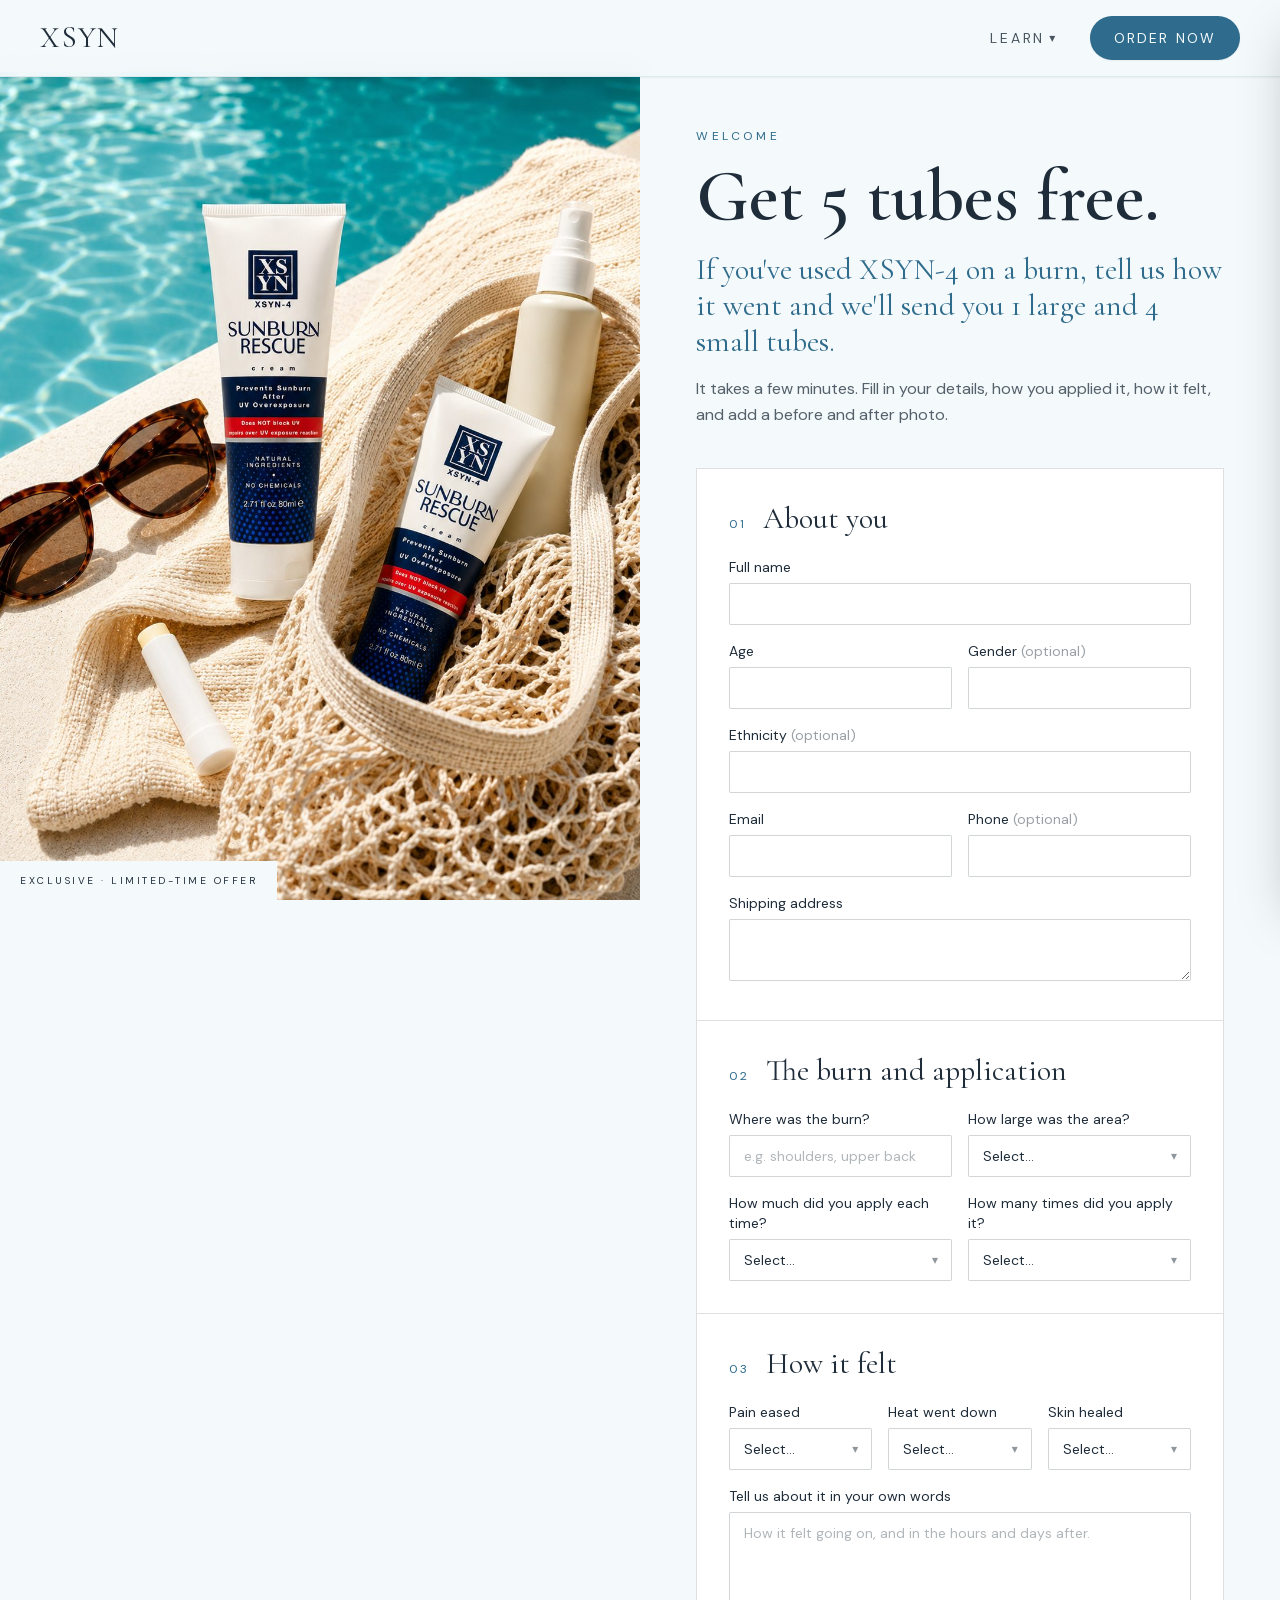
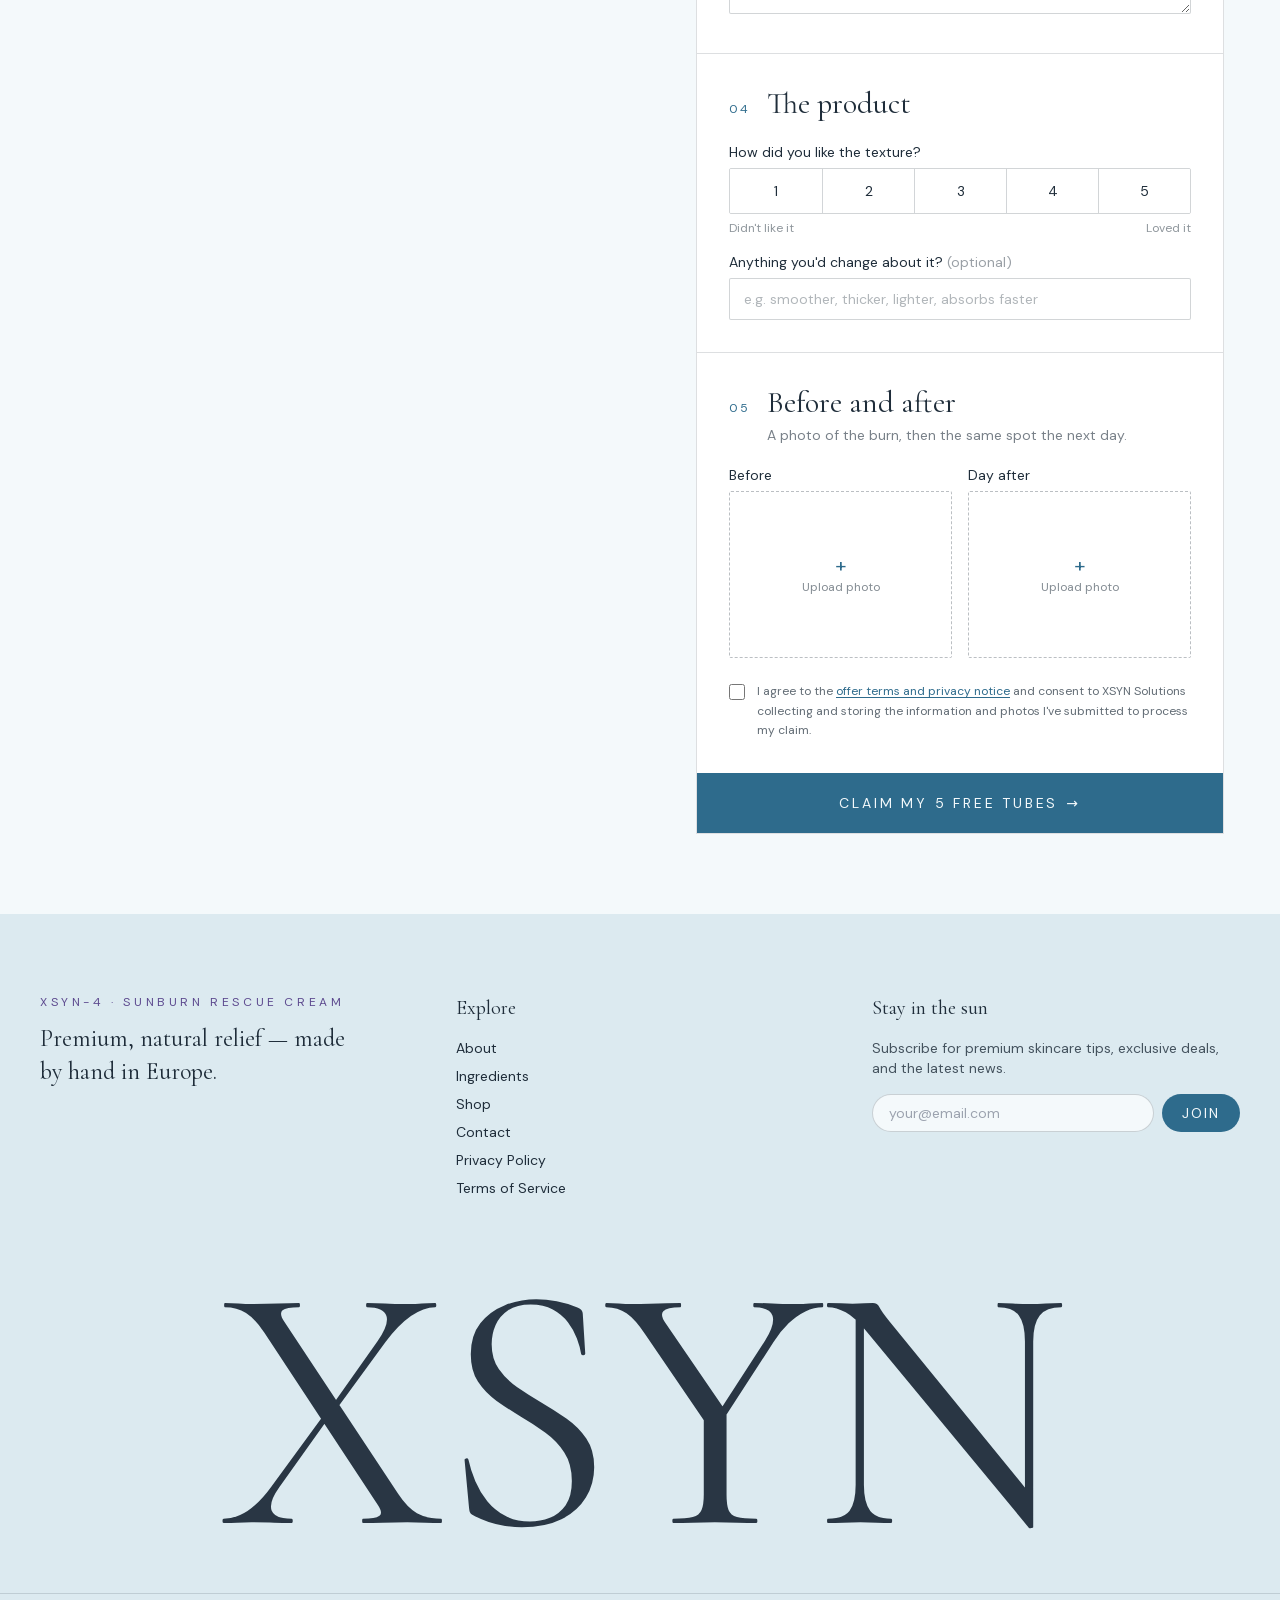
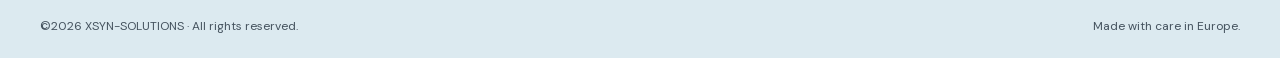
<file: claim/index.html>
<!DOCTYPE html><html lang="en" class="__variable_ded346 __variable_231f96"><head><meta charSet="utf-8"/><meta name="viewport" content="width=device-width, initial-scale=1"/><link rel="preload" href="/_next/static/media/13971731025ec697-s.p.woff2" as="font" crossorigin="" type="font/woff2"/><link rel="preload" href="/_next/static/media/7b89a4fd5e90ede0-s.p.woff2" as="font" crossorigin="" type="font/woff2"/><link rel="preload" as="image" href="/images/product-face.jpg"/><link rel="preload" as="image" href="/images/ing-aloe.png"/><link rel="preload" as="image" href="/images/lifestyle-pool.jpg"/><link rel="stylesheet" href="/_next/static/css/c62c51d11decdec0.css" data-precedence="next"/><link rel="preload" as="script" fetchPriority="low" href="/_next/static/chunks/webpack-26fd1341316477da.js"/><script src="/_next/static/chunks/fd9d1056-0395f68b8cc78a20.js" async=""></script><script src="/_next/static/chunks/23-1a85f603b7b3d212.js" async=""></script><script src="/_next/static/chunks/main-app-933a9a9d6e521547.js" async=""></script><script src="/_next/static/chunks/app/claim/page-00e4911721a3ff56.js" async=""></script><script src="/_next/static/chunks/231-a6fe82a4589e91cf.js" async=""></script><script src="/_next/static/chunks/app/layout-91d6ff5edd15927c.js" async=""></script><title>Claim 5 Free Tubes | XSYN-4</title><meta name="description" content="XSYN-4 Sunburn Rescue Cream — instant relief and fast restoration. 100% natural, dermatologically tested."/><meta name="robots" content="noindex, nofollow"/><meta name="next-size-adjust"/><script src="/_next/static/chunks/polyfills-78c92fac7aa8fdd8.js" noModule=""></script></head><body class="font-sans bg-cream text-charcoal"><header class="fixed top-0 left-0 right-0 z-50 transition-all duration-300 bg-transparent"><nav class="mx-auto flex max-w-7xl items-center justify-between px-6 py-4 md:px-10"><a aria-label="XSYN — back to home" class="font-display text-2xl md:text-3xl tracking-wide text-cream hover:opacity-80 transition" href="/">XSYN</a><div class="hidden items-center gap-8 md:flex"><button type="button" aria-expanded="false" class="font-sans text-sm uppercase tracking-[0.2em] text-cream/90 hover:opacity-100 flex items-center gap-1">Learn <span aria-hidden="true" class="text-xs">▾</span></button><a class="rounded-full bg-ocean px-6 py-3 font-sans text-sm uppercase tracking-[0.15em] text-cream shadow-sm transition hover:bg-ocean/90" href="/shop/">Order Now</a></div><button aria-label="Menu" class="md:hidden text-cream"><span class="block h-0.5 w-7 bg-cream mb-1.5"></span><span class="block h-0.5 w-7 bg-cream mb-1.5"></span><span class="block h-0.5 w-7 bg-cream"></span></button></nav></header><div class="fixed inset-0 z-40 transition-all duration-300 opacity-0 pointer-events-none" aria-hidden="true"><button aria-label="Close menu" class="absolute inset-0 bg-charcoal/40 backdrop-blur-sm cursor-default"></button><div class="absolute inset-x-0 top-[72px] bottom-0 md:bottom-auto md:max-h-[calc(100vh-72px)] bg-cream shadow-2xl overflow-y-auto"><div class="mx-auto max-w-7xl px-6 md:px-10 py-12 md:py-16"><div class="grid md:grid-cols-[1.3fr_1fr] gap-12"><div><p class="font-sans text-xs uppercase tracking-[0.35em] text-coral mb-8">Learn About XSYN-4</p><ul class="space-y-6"><li><a class="group flex flex-col md:flex-row md:items-baseline md:justify-between md:gap-8 border-b border-charcoal/10 pb-5" href="/about/founder/"><span class="font-display text-3xl md:text-4xl text-charcoal group-hover:text-coral transition">Founder Story</span><span class="font-sans text-sm text-charcoal/75 md:text-right md:max-w-xs mt-1 md:mt-0">Why XSYN exists, in our founder&#x27;s own words.</span></a></li><li><a class="group flex flex-col md:flex-row md:items-baseline md:justify-between md:gap-8 border-b border-charcoal/10 pb-5" href="/about/why-it-matters/"><span class="font-display text-3xl md:text-4xl text-charcoal group-hover:text-coral transition">Why It Matters</span><span class="font-sans text-sm text-charcoal/75 md:text-right md:max-w-xs mt-1 md:mt-0">Hawaii Act 104 and the global reef-safe record.</span></a></li><li><a class="group flex flex-col md:flex-row md:items-baseline md:justify-between md:gap-8 border-b border-charcoal/10 pb-5" href="/about/what-it-does/"><span class="font-display text-3xl md:text-4xl text-charcoal group-hover:text-coral transition">What It Does</span><span class="font-sans text-sm text-charcoal/75 md:text-right md:max-w-xs mt-1 md:mt-0">Cool. Repair. Nourish. How XSYN-4 actually works.</span></a></li><li><a class="group flex flex-col md:flex-row md:items-baseline md:justify-between md:gap-8 border-b border-charcoal/10 pb-5" href="/ingredients/"><span class="font-display text-3xl md:text-4xl text-charcoal group-hover:text-coral transition">Ingredients</span><span class="font-sans text-sm text-charcoal/75 md:text-right md:max-w-xs mt-1 md:mt-0">All eight components — with the clinical evidence behind each.</span></a></li><li><a class="group flex flex-col md:flex-row md:items-baseline md:justify-between md:gap-8 border-b border-charcoal/10 pb-5" href="/contact/"><span class="font-display text-3xl md:text-4xl text-charcoal group-hover:text-coral transition">Get In Touch</span><span class="font-sans text-sm text-charcoal/75 md:text-right md:max-w-xs mt-1 md:mt-0">Customer support and partnerships.</span></a></li></ul></div><div class="grid grid-cols-1 sm:grid-cols-2 md:grid-cols-1 gap-6"><a class="relative rounded-3xl overflow-hidden aspect-[4/5] group" href="/about/founder/"><img src="/images/product-face.jpg" alt="Founder Story" class="absolute inset-0 h-full w-full object-cover transition-transform duration-500 group-hover:scale-105"/><div class="absolute inset-0 bg-gradient-to-t from-charcoal/70 via-charcoal/10 to-transparent"></div><div class="absolute bottom-6 left-6 right-6"><p class="font-sans text-xs uppercase tracking-[0.3em] text-cream/80 mb-2">Explore</p><p class="font-display text-3xl text-cream">Founder Story</p></div></a><a class="relative rounded-3xl overflow-hidden aspect-[4/5] group" href="/ingredients/"><img src="/images/ing-aloe.png" alt="Ingredients" class="absolute inset-0 h-full w-full object-cover transition-transform duration-500 group-hover:scale-105"/><div class="absolute inset-0 bg-gradient-to-t from-charcoal/70 via-charcoal/10 to-transparent"></div><div class="absolute bottom-6 left-6 right-6"><p class="font-sans text-xs uppercase tracking-[0.3em] text-cream/80 mb-2">Explore</p><p class="font-display text-3xl text-cream">Ingredients</p></div></a></div></div></div></div></div><div class="fixed inset-0 z-50 bg-charcoal/40 backdrop-blur-sm transition-opacity duration-300 opacity-0 pointer-events-none" aria-hidden="true"></div><div class="fixed top-0 right-0 z-50 h-full w-full max-w-md bg-cream shadow-2xl flex flex-col transition-transform duration-300 translate-x-full"><div class="flex items-center justify-between px-6 py-5 border-b border-sand"><div><h2 class="font-display text-2xl text-charcoal">Join the Waitlist</h2><p class="font-sans text-xs text-charcoal/50 mt-0.5">Be first to know when we launch.</p></div><button type="button" class="font-sans text-charcoal/50 hover:text-charcoal text-xl leading-none" aria-label="Close">✕</button></div><div class="flex-1 overflow-y-auto px-6 py-6"><form class="space-y-6"><p class="font-sans text-sm text-charcoal/70 leading-relaxed">Reserve your spot — we&#x27;ll reach out the moment XSYN-4 is available.</p><div><p class="font-sans text-xs uppercase tracking-[0.2em] text-charcoal/60 mb-3">Your order</p><div class="space-y-2"><div class="rounded-2xl border px-4 py-3 transition border-sand"><div class="flex items-center justify-between gap-3"><label class="flex items-center gap-3 cursor-pointer flex-1"><input type="checkbox" class="h-4 w-4 accent-ocean rounded"/><div><p class="font-display text-base text-charcoal leading-tight">Single Tube</p><p class="font-sans text-xs text-charcoal/50">€32 / tube</p></div></label><div class="flex items-center gap-2 shrink-0"><p class="font-display text-base text-charcoal w-10 text-right">€<!-- -->32</p></div></div></div><div class="rounded-2xl border px-4 py-3 transition border-sand"><div class="flex items-center justify-between gap-3"><label class="flex items-center gap-3 cursor-pointer flex-1"><input type="checkbox" class="h-4 w-4 accent-ocean rounded"/><div><p class="font-display text-base text-charcoal leading-tight">Holiday Bundle · 2-Pack</p><p class="font-sans text-xs text-charcoal/50">€28 / tube<!-- --> · Save €8</p></div></label><div class="flex items-center gap-2 shrink-0"><p class="font-display text-base text-charcoal w-10 text-right">€<!-- -->56</p></div></div></div><div class="rounded-2xl border px-4 py-3 transition border-sand"><div class="flex items-center justify-between gap-3"><label class="flex items-center gap-3 cursor-pointer flex-1"><input type="checkbox" class="h-4 w-4 accent-ocean rounded"/><div><p class="font-display text-base text-charcoal leading-tight">Family Bundle · 4-Pack</p><p class="font-sans text-xs text-charcoal/50">€26 / tube<!-- --> · Save €24</p></div></label><div class="flex items-center gap-2 shrink-0"><p class="font-display text-base text-charcoal w-10 text-right">€<!-- -->104</p></div></div></div></div></div><div><label for="wl-name" class="block font-sans text-xs uppercase tracking-[0.2em] text-charcoal/60 mb-2">Full Name <span class="text-plum">*</span></label><input id="wl-name" type="text" required="" placeholder="Jane Smith" class="w-full rounded-xl border border-sand px-4 py-3 font-sans text-sm text-charcoal placeholder:text-charcoal/30 focus:outline-none focus:border-ocean bg-white" value=""/></div><div><label for="wl-email" class="block font-sans text-xs uppercase tracking-[0.2em] text-charcoal/60 mb-2">Email <span class="text-plum">*</span></label><input id="wl-email" type="email" required="" placeholder="jane@example.com" class="w-full rounded-xl border border-sand px-4 py-3 font-sans text-sm text-charcoal placeholder:text-charcoal/30 focus:outline-none focus:border-ocean bg-white" value=""/></div><div><label for="wl-phone" class="block font-sans text-xs uppercase tracking-[0.2em] text-charcoal/60 mb-2">Phone <span class="text-charcoal/30 normal-case tracking-normal">(optional)</span></label><input id="wl-phone" type="tel" placeholder="+353 87 123 4567" class="w-full rounded-xl border border-sand px-4 py-3 font-sans text-sm text-charcoal placeholder:text-charcoal/30 focus:outline-none focus:border-ocean bg-white" value=""/></div><button type="submit" disabled="" class="w-full rounded-full bg-ocean py-4 font-sans text-sm uppercase tracking-[0.2em] text-cream hover:bg-ocean/90 disabled:opacity-50 transition">Reserve My Spot</button><p class="font-sans text-xs text-charcoal/40 text-center">No payment required. We&#x27;ll reach out when XSYN-4 is ready to ship.</p></form></div></div><main><section class="bg-cream pt-[72px]"><div class="lg:grid lg:grid-cols-2"><div class="lg:sticky lg:top-[72px] lg:self-start lg:h-[calc(100vh-72px)]"><div class="relative h-[52vh] min-h-[340px] lg:h-full overflow-hidden"><img src="/images/lifestyle-pool.jpg" alt="XSYN-4 tubes by a sunny pool" class="absolute inset-0 h-full w-full object-cover"/><p class="absolute bottom-0 left-0 bg-cream px-5 py-3 font-sans text-[10px] uppercase tracking-[0.25em] text-charcoal">Exclusive · Limited-time offer</p></div></div><div class="px-5 pb-20 pt-10 md:px-10 lg:px-14 lg:pt-14"><div class="mx-auto max-w-xl"><p class="font-sans text-xs uppercase tracking-[0.3em] text-ocean mb-4">Welcome</p><h1 class="font-display font-semibold text-5xl sm:text-6xl md:text-7xl text-charcoal leading-[0.95]">Get 5 tubes free.</h1><p class="mt-5 font-display text-2xl md:text-3xl text-ocean leading-snug">If you&#x27;ve used XSYN-4 on a burn, tell us how it went and we&#x27;ll send you 1 large and 4 small tubes.</p><p class="mt-4 font-sans text-base text-charcoal/75 leading-relaxed">It takes a few minutes. Fill in your details, how you applied it, how it felt, and add a before and after photo.</p><div class="mt-10"><div class="scroll-mt-24"><form class="border border-charcoal/15 bg-white"><section class="border-t border-charcoal/15 px-6 py-8 md:px-8 first:border-t-0"><div class="mb-5 flex items-baseline gap-4"><span class="font-sans text-xs tracking-[0.2em] text-ocean">01</span><div><h2 class="font-display text-2xl md:text-3xl text-charcoal leading-tight">About you</h2></div></div><div class="grid grid-cols-2 gap-4"><div class="col-span-2"><label for="claim-name" class="block font-sans text-sm text-charcoal mb-1.5">Full name</label><input id="claim-name" type="text" autoComplete="name" required="" class="w-full rounded-sm border border-charcoal/20 bg-white px-3.5 py-2.5 font-sans text-sm text-charcoal placeholder:text-charcoal/35 transition focus:border-ocean focus:outline-none focus:ring-1 focus:ring-ocean" name="name"/></div><div class=""><label for="claim-age" class="block font-sans text-sm text-charcoal mb-1.5">Age</label><input id="claim-age" type="text" inputMode="numeric" required="" class="w-full rounded-sm border border-charcoal/20 bg-white px-3.5 py-2.5 font-sans text-sm text-charcoal placeholder:text-charcoal/35 transition focus:border-ocean focus:outline-none focus:ring-1 focus:ring-ocean" name="age"/></div><div class=""><label for="claim-gender" class="block font-sans text-sm text-charcoal mb-1.5">Gender<span class="text-charcoal/45"> (optional)</span></label><input id="claim-gender" type="text" class="w-full rounded-sm border border-charcoal/20 bg-white px-3.5 py-2.5 font-sans text-sm text-charcoal placeholder:text-charcoal/35 transition focus:border-ocean focus:outline-none focus:ring-1 focus:ring-ocean" name="gender"/></div><div class="col-span-2"><label for="claim-ethnicity" class="block font-sans text-sm text-charcoal mb-1.5">Ethnicity<span class="text-charcoal/45"> (optional)</span></label><input id="claim-ethnicity" type="text" class="w-full rounded-sm border border-charcoal/20 bg-white px-3.5 py-2.5 font-sans text-sm text-charcoal placeholder:text-charcoal/35 transition focus:border-ocean focus:outline-none focus:ring-1 focus:ring-ocean" name="ethnicity"/></div><div class="col-span-2 sm:col-span-1"><label for="claim-email" class="block font-sans text-sm text-charcoal mb-1.5">Email</label><input id="claim-email" type="email" autoComplete="email" required="" class="w-full rounded-sm border border-charcoal/20 bg-white px-3.5 py-2.5 font-sans text-sm text-charcoal placeholder:text-charcoal/35 transition focus:border-ocean focus:outline-none focus:ring-1 focus:ring-ocean" name="email"/></div><div class="col-span-2 sm:col-span-1"><label for="claim-phone" class="block font-sans text-sm text-charcoal mb-1.5">Phone<span class="text-charcoal/45"> (optional)</span></label><input id="claim-phone" type="tel" autoComplete="tel" class="w-full rounded-sm border border-charcoal/20 bg-white px-3.5 py-2.5 font-sans text-sm text-charcoal placeholder:text-charcoal/35 transition focus:border-ocean focus:outline-none focus:ring-1 focus:ring-ocean" name="phone"/></div><div class="col-span-2"><label for="claim-address" class="block font-sans text-sm text-charcoal mb-1.5">Shipping address</label><textarea id="claim-address" name="address" rows="2" autoComplete="street-address" required="" class="w-full rounded-sm border border-charcoal/20 bg-white px-3.5 py-2.5 font-sans text-sm text-charcoal placeholder:text-charcoal/35 transition focus:border-ocean focus:outline-none focus:ring-1 focus:ring-ocean"></textarea></div></div></section><section class="border-t border-charcoal/15 px-6 py-8 md:px-8 first:border-t-0"><div class="mb-5 flex items-baseline gap-4"><span class="font-sans text-xs tracking-[0.2em] text-ocean">02</span><div><h2 class="font-display text-2xl md:text-3xl text-charcoal leading-tight">The burn and application</h2></div></div><div class="grid sm:grid-cols-2 gap-4"><div class=""><label for="claim-where" class="block font-sans text-sm text-charcoal mb-1.5">Where was the burn?</label><input id="claim-where" type="text" required="" placeholder="e.g. shoulders, upper back" class="w-full rounded-sm border border-charcoal/20 bg-white px-3.5 py-2.5 font-sans text-sm text-charcoal placeholder:text-charcoal/35 transition focus:border-ocean focus:outline-none focus:ring-1 focus:ring-ocean" name="burnLocation"/></div><div class=""><label for="claim-area" class="block font-sans text-sm text-charcoal mb-1.5">How large was the area?</label><div class="relative"><select id="claim-area" name="areaSize" required="" class="w-full rounded-sm border border-charcoal/20 bg-white px-3.5 py-2.5 font-sans text-sm text-charcoal placeholder:text-charcoal/35 transition focus:border-ocean focus:outline-none focus:ring-1 focus:ring-ocean appearance-none pr-10"><option value="" disabled="" selected="">Select…</option><option>Small (palm-sized or less)</option><option>Medium (e.g. face, one arm)</option><option>Large (e.g. back, both legs)</option><option>Very large (most of the body)</option></select><span aria-hidden="true" class="pointer-events-none absolute right-3.5 top-1/2 -translate-y-1/2 text-xs text-charcoal/50">▾</span></div></div><div class=""><label for="claim-amount" class="block font-sans text-sm text-charcoal mb-1.5">How much did you apply each time?</label><div class="relative"><select id="claim-amount" name="amount" required="" class="w-full rounded-sm border border-charcoal/20 bg-white px-3.5 py-2.5 font-sans text-sm text-charcoal placeholder:text-charcoal/35 transition focus:border-ocean focus:outline-none focus:ring-1 focus:ring-ocean appearance-none pr-10"><option value="" disabled="" selected="">Select…</option><option>A thin layer</option><option>A medium layer</option><option>A thick layer</option></select><span aria-hidden="true" class="pointer-events-none absolute right-3.5 top-1/2 -translate-y-1/2 text-xs text-charcoal/50">▾</span></div></div><div class=""><label for="claim-times" class="block font-sans text-sm text-charcoal mb-1.5">How many times did you apply it?</label><div class="relative"><select id="claim-times" name="timesApplied" required="" class="w-full rounded-sm border border-charcoal/20 bg-white px-3.5 py-2.5 font-sans text-sm text-charcoal placeholder:text-charcoal/35 transition focus:border-ocean focus:outline-none focus:ring-1 focus:ring-ocean appearance-none pr-10"><option value="" disabled="" selected="">Select…</option><option>Once</option><option>2 to 3 times</option><option>4 to 5 times</option><option>More than 5 times</option></select><span aria-hidden="true" class="pointer-events-none absolute right-3.5 top-1/2 -translate-y-1/2 text-xs text-charcoal/50">▾</span></div></div></div></section><section class="border-t border-charcoal/15 px-6 py-8 md:px-8 first:border-t-0"><div class="mb-5 flex items-baseline gap-4"><span class="font-sans text-xs tracking-[0.2em] text-ocean">03</span><div><h2 class="font-display text-2xl md:text-3xl text-charcoal leading-tight">How it felt</h2></div></div><div class="grid sm:grid-cols-3 gap-4 mb-4"><div class=""><label for="claim-pain" class="block font-sans text-sm text-charcoal mb-1.5">Pain eased</label><div class="relative"><select id="claim-pain" name="painEased" required="" class="w-full rounded-sm border border-charcoal/20 bg-white px-3.5 py-2.5 font-sans text-sm text-charcoal placeholder:text-charcoal/35 transition focus:border-ocean focus:outline-none focus:ring-1 focus:ring-ocean appearance-none pr-10"><option value="" disabled="" selected="">Select…</option><option>Within minutes</option><option>Within an hour</option><option>Within a few hours</option><option>By the next day</option><option>After a few days</option><option>It didn&#x27;t</option></select><span aria-hidden="true" class="pointer-events-none absolute right-3.5 top-1/2 -translate-y-1/2 text-xs text-charcoal/50">▾</span></div></div><div class=""><label for="claim-heat" class="block font-sans text-sm text-charcoal mb-1.5">Heat went down</label><div class="relative"><select id="claim-heat" name="heatEased" required="" class="w-full rounded-sm border border-charcoal/20 bg-white px-3.5 py-2.5 font-sans text-sm text-charcoal placeholder:text-charcoal/35 transition focus:border-ocean focus:outline-none focus:ring-1 focus:ring-ocean appearance-none pr-10"><option value="" disabled="" selected="">Select…</option><option>Within minutes</option><option>Within an hour</option><option>Within a few hours</option><option>By the next day</option><option>After a few days</option><option>It didn&#x27;t</option></select><span aria-hidden="true" class="pointer-events-none absolute right-3.5 top-1/2 -translate-y-1/2 text-xs text-charcoal/50">▾</span></div></div><div class=""><label for="claim-healed" class="block font-sans text-sm text-charcoal mb-1.5">Skin healed</label><div class="relative"><select id="claim-healed" name="healed" required="" class="w-full rounded-sm border border-charcoal/20 bg-white px-3.5 py-2.5 font-sans text-sm text-charcoal placeholder:text-charcoal/35 transition focus:border-ocean focus:outline-none focus:ring-1 focus:ring-ocean appearance-none pr-10"><option value="" disabled="" selected="">Select…</option><option>By the next day</option><option>Within 2 to 3 days</option><option>Within a week</option><option>Longer than a week</option><option>Still healing</option></select><span aria-hidden="true" class="pointer-events-none absolute right-3.5 top-1/2 -translate-y-1/2 text-xs text-charcoal/50">▾</span></div></div></div><div class=""><label for="claim-comment" class="block font-sans text-sm text-charcoal mb-1.5">Tell us about it in your own words</label><textarea id="claim-comment" name="comment" rows="4" required="" placeholder="How it felt going on, and in the hours and days after." class="w-full rounded-sm border border-charcoal/20 bg-white px-3.5 py-2.5 font-sans text-sm text-charcoal placeholder:text-charcoal/35 transition focus:border-ocean focus:outline-none focus:ring-1 focus:ring-ocean"></textarea></div></section><section class="border-t border-charcoal/15 px-6 py-8 md:px-8 first:border-t-0"><div class="mb-5 flex items-baseline gap-4"><span class="font-sans text-xs tracking-[0.2em] text-ocean">04</span><div><h2 class="font-display text-2xl md:text-3xl text-charcoal leading-tight">The product</h2></div></div><fieldset class="mb-4"><legend class="font-sans text-sm text-charcoal mb-1.5">How did you like the texture?</legend><div class="grid grid-cols-5 border border-charcoal/20 rounded-sm divide-x divide-charcoal/20 overflow-hidden"><label class="cursor-pointer"><input type="radio" required="" class="peer sr-only" name="textureRating" value="1"/><span class="flex h-11 items-center justify-center bg-white font-sans text-sm text-charcoal transition hover:bg-sand/50 peer-checked:bg-ocean peer-checked:text-cream peer-focus-visible:ring-1 peer-focus-visible:ring-inset peer-focus-visible:ring-ocean">1</span></label><label class="cursor-pointer"><input type="radio" required="" class="peer sr-only" name="textureRating" value="2"/><span class="flex h-11 items-center justify-center bg-white font-sans text-sm text-charcoal transition hover:bg-sand/50 peer-checked:bg-ocean peer-checked:text-cream peer-focus-visible:ring-1 peer-focus-visible:ring-inset peer-focus-visible:ring-ocean">2</span></label><label class="cursor-pointer"><input type="radio" required="" class="peer sr-only" name="textureRating" value="3"/><span class="flex h-11 items-center justify-center bg-white font-sans text-sm text-charcoal transition hover:bg-sand/50 peer-checked:bg-ocean peer-checked:text-cream peer-focus-visible:ring-1 peer-focus-visible:ring-inset peer-focus-visible:ring-ocean">3</span></label><label class="cursor-pointer"><input type="radio" required="" class="peer sr-only" name="textureRating" value="4"/><span class="flex h-11 items-center justify-center bg-white font-sans text-sm text-charcoal transition hover:bg-sand/50 peer-checked:bg-ocean peer-checked:text-cream peer-focus-visible:ring-1 peer-focus-visible:ring-inset peer-focus-visible:ring-ocean">4</span></label><label class="cursor-pointer"><input type="radio" required="" class="peer sr-only" name="textureRating" value="5"/><span class="flex h-11 items-center justify-center bg-white font-sans text-sm text-charcoal transition hover:bg-sand/50 peer-checked:bg-ocean peer-checked:text-cream peer-focus-visible:ring-1 peer-focus-visible:ring-inset peer-focus-visible:ring-ocean">5</span></label></div><div class="mt-1.5 flex justify-between font-sans text-xs text-charcoal/50"><span>Didn&#x27;t like it</span><span>Loved it</span></div></fieldset><div class=""><label for="claim-texture" class="block font-sans text-sm text-charcoal mb-1.5">Anything you&#x27;d change about it?<span class="text-charcoal/45"> (optional)</span></label><input id="claim-texture" type="text" placeholder="e.g. smoother, thicker, lighter, absorbs faster" class="w-full rounded-sm border border-charcoal/20 bg-white px-3.5 py-2.5 font-sans text-sm text-charcoal placeholder:text-charcoal/35 transition focus:border-ocean focus:outline-none focus:ring-1 focus:ring-ocean" name="textureChange"/></div></section><section class="border-t border-charcoal/15 px-6 py-8 md:px-8 first:border-t-0"><div class="mb-5 flex items-baseline gap-4"><span class="font-sans text-xs tracking-[0.2em] text-ocean">05</span><div><h2 class="font-display text-2xl md:text-3xl text-charcoal leading-tight">Before and after</h2><p class="mt-1 font-sans text-sm text-charcoal/60">A photo of the burn, then the same spot the next day.</p></div></div><div class="grid grid-cols-2 gap-4"><div><p class="font-sans text-sm text-charcoal mb-1.5">Before</p><div class="relative aspect-[4/3] overflow-hidden rounded-sm border border-dashed border-charcoal/30 bg-white transition hover:border-ocean focus-within:border-ocean focus-within:ring-1 focus-within:ring-ocean"><div class="absolute inset-0 flex flex-col items-center justify-center text-center"><span class="font-sans text-xl text-ocean leading-none">+</span><span class="mt-1 font-sans text-xs text-charcoal/55">Upload photo</span></div><input id="photo-before" type="file" accept="image/*" required="" aria-label="Before photo" class="absolute inset-0 h-full w-full cursor-pointer opacity-0" name="photoBefore"/></div></div><div><p class="font-sans text-sm text-charcoal mb-1.5">Day after</p><div class="relative aspect-[4/3] overflow-hidden rounded-sm border border-dashed border-charcoal/30 bg-white transition hover:border-ocean focus-within:border-ocean focus-within:ring-1 focus-within:ring-ocean"><div class="absolute inset-0 flex flex-col items-center justify-center text-center"><span class="font-sans text-xl text-ocean leading-none">+</span><span class="mt-1 font-sans text-xs text-charcoal/55">Upload photo</span></div><input id="photo-after" type="file" accept="image/*" required="" aria-label="Day after photo" class="absolute inset-0 h-full w-full cursor-pointer opacity-0" name="photoAfter"/></div></div></div><label class="mt-6 flex cursor-pointer items-start gap-3"><input type="checkbox" required="" class="mt-0.5 h-4 w-4 shrink-0 accent-ocean" name="consent"/><span class="font-sans text-xs text-charcoal/70 leading-relaxed">I agree to the<!-- --> <a href="/claim/terms/" target="_blank" rel="noopener" class="text-ocean underline underline-offset-2">offer terms and privacy notice</a> <!-- -->and consent to XSYN Solutions collecting and storing the information and photos I&#x27;ve submitted to process my claim.</span></label></section><button type="submit" class="group flex w-full items-center justify-center gap-2 whitespace-nowrap bg-ocean px-6 py-5 font-sans text-sm uppercase tracking-[0.15em] md:tracking-[0.2em] text-cream transition hover:bg-ocean/90 disabled:cursor-wait disabled:opacity-70">Claim My 5 Free Tubes<span aria-hidden="true" class="transition-transform group-hover:translate-x-1">→</span></button></form></div></div></div></div></div></section></main><footer class="bg-sand text-charcoal"><div class="mx-auto max-w-7xl px-6 pt-20 md:px-10"><div class="grid gap-12 md:grid-cols-3"><div><p class="font-sans text-xs uppercase tracking-[0.3em] text-coral mb-3">XSYN-4 · Sunburn Rescue Cream</p><p class="font-display text-2xl text-charcoal leading-snug max-w-xs">Premium, natural relief — made by hand in Europe.</p></div><div><h4 class="font-display text-xl mb-4">Explore</h4><ul class="space-y-2 font-sans text-sm"><li><a class="hover:text-coral" href="/about/">About</a></li><li><a class="hover:text-coral" href="/ingredients/">Ingredients</a></li><li><a class="hover:text-coral" href="/shop/">Shop</a></li><li><a class="hover:text-coral" href="/contact/">Contact</a></li><li><a class="hover:text-coral" href="#">Privacy Policy</a></li><li><a class="hover:text-coral" href="#">Terms of Service</a></li></ul></div><div><h4 class="font-display text-xl mb-4">Stay in the sun</h4><p class="font-sans text-sm opacity-80 mb-4">Subscribe for premium skincare tips, exclusive deals, and the latest news.</p><form class="flex gap-2"><label for="newsletter-email" class="sr-only">Email address</label><input id="newsletter-email" type="email" required="" placeholder="your@email.com" class="flex-1 rounded-full border border-charcoal/20 bg-cream px-4 py-2 font-sans text-sm focus:border-coral focus:outline-none" value=""/><button type="submit" class="rounded-full bg-ocean px-5 py-2 font-sans text-sm uppercase tracking-[0.15em] text-cream">Join</button></form></div></div></div><div class="relative overflow-hidden mt-16 pb-8 px-4"><a aria-label="XSYN — home" href="/"><p aria-hidden="true" class="font-display text-[clamp(6rem,28vw,22rem)] leading-[0.85] text-charcoal/95 tracking-[-0.02em] text-center select-none">XSYN</p></a></div><div class="border-t border-charcoal/15 px-6 md:px-10 py-6"><div class="mx-auto max-w-7xl flex flex-col md:flex-row md:items-center md:justify-between gap-3 text-xs font-sans opacity-80"><p>©2026 XSYN-SOLUTIONS · All rights reserved.</p><p>Made with care in Europe.</p></div></div></footer><script src="/_next/static/chunks/webpack-26fd1341316477da.js" async=""></script><script>(self.__next_f=self.__next_f||[]).push([0]);self.__next_f.push([2,null])</script><script>self.__next_f.push([1,"1:HL[\"/_next/static/media/13971731025ec697-s.p.woff2\",\"font\",{\"crossOrigin\":\"\",\"type\":\"font/woff2\"}]\n2:HL[\"/_next/static/media/7b89a4fd5e90ede0-s.p.woff2\",\"font\",{\"crossOrigin\":\"\",\"type\":\"font/woff2\"}]\n3:HL[\"/_next/static/css/c62c51d11decdec0.css\",\"style\"]\n"])</script><script>self.__next_f.push([1,"4:I[5751,[],\"\"]\n6:I[6513,[],\"ClientPageRoot\"]\n7:I[5162,[\"875\",\"static/chunks/app/claim/page-00e4911721a3ff56.js\"],\"default\"]\n8:I[9275,[],\"\"]\n9:I[1343,[],\"\"]\na:I[463,[\"231\",\"static/chunks/231-a6fe82a4589e91cf.js\",\"185\",\"static/chunks/app/layout-91d6ff5edd15927c.js\"],\"WaitlistProvider\"]\nb:I[8935,[\"231\",\"static/chunks/231-a6fe82a4589e91cf.js\",\"185\",\"static/chunks/app/layout-91d6ff5edd15927c.js\"],\"Navbar\"]\nc:I[170,[\"231\",\"static/chunks/231-a6fe82a4589e91cf.js\",\"185\",\"static/chunks/app/layout-91d6ff5edd15927c.js\"],\"WaitlistDrawer\"]\nd:I[2674,[\"231\",\"static/chunks/231-a6fe82a4589e91cf.js\",\"185\",\"static/chunks/app/layout-91d6ff5edd15927c.js\"],\"Footer\"]\nf:I[6130,[],\"\"]\n10:[]\n"])</script><script>self.__next_f.push([1,"0:[[[\"$\",\"link\",\"0\",{\"rel\":\"stylesheet\",\"href\":\"/_next/static/css/c62c51d11decdec0.css\",\"precedence\":\"next\",\"crossOrigin\":\"$undefined\"}]],[\"$\",\"$L4\",null,{\"buildId\":\"Z8x9rnBaG4cLFVJH1JVoJ\",\"assetPrefix\":\"\",\"initialCanonicalUrl\":\"/claim/\",\"initialTree\":[\"\",{\"children\":[\"claim\",{\"children\":[\"__PAGE__\",{}]}]},\"$undefined\",\"$undefined\",true],\"initialSeedData\":[\"\",{\"children\":[\"claim\",{\"children\":[\"__PAGE__\",{},[[\"$L5\",[\"$\",\"$L6\",null,{\"props\":{\"params\":{},\"searchParams\":{}},\"Component\":\"$7\"}]],null],null]},[[\"$\",\"$L8\",null,{\"parallelRouterKey\":\"children\",\"segmentPath\":[\"children\",\"claim\",\"children\"],\"error\":\"$undefined\",\"errorStyles\":\"$undefined\",\"errorScripts\":\"$undefined\",\"template\":[\"$\",\"$L9\",null,{}],\"templateStyles\":\"$undefined\",\"templateScripts\":\"$undefined\",\"notFound\":\"$undefined\",\"notFoundStyles\":\"$undefined\",\"styles\":null}],null],null]},[[\"$\",\"html\",null,{\"lang\":\"en\",\"className\":\"__variable_ded346 __variable_231f96\",\"children\":[\"$\",\"body\",null,{\"className\":\"font-sans bg-cream text-charcoal\",\"children\":[\"$\",\"$La\",null,{\"children\":[[\"$\",\"$Lb\",null,{}],[\"$\",\"$Lc\",null,{}],[\"$\",\"main\",null,{\"children\":[\"$\",\"$L8\",null,{\"parallelRouterKey\":\"children\",\"segmentPath\":[\"children\"],\"error\":\"$undefined\",\"errorStyles\":\"$undefined\",\"errorScripts\":\"$undefined\",\"template\":[\"$\",\"$L9\",null,{}],\"templateStyles\":\"$undefined\",\"templateScripts\":\"$undefined\",\"notFound\":[[\"$\",\"title\",null,{\"children\":\"404: This page could not be found.\"}],[\"$\",\"div\",null,{\"style\":{\"fontFamily\":\"system-ui,\\\"Segoe UI\\\",Roboto,Helvetica,Arial,sans-serif,\\\"Apple Color Emoji\\\",\\\"Segoe UI Emoji\\\"\",\"height\":\"100vh\",\"textAlign\":\"center\",\"display\":\"flex\",\"flexDirection\":\"column\",\"alignItems\":\"center\",\"justifyContent\":\"center\"},\"children\":[\"$\",\"div\",null,{\"children\":[[\"$\",\"style\",null,{\"dangerouslySetInnerHTML\":{\"__html\":\"body{color:#000;background:#fff;margin:0}.next-error-h1{border-right:1px solid rgba(0,0,0,.3)}@media (prefers-color-scheme:dark){body{color:#fff;background:#000}.next-error-h1{border-right:1px solid rgba(255,255,255,.3)}}\"}}],[\"$\",\"h1\",null,{\"className\":\"next-error-h1\",\"style\":{\"display\":\"inline-block\",\"margin\":\"0 20px 0 0\",\"padding\":\"0 23px 0 0\",\"fontSize\":24,\"fontWeight\":500,\"verticalAlign\":\"top\",\"lineHeight\":\"49px\"},\"children\":\"404\"}],[\"$\",\"div\",null,{\"style\":{\"display\":\"inline-block\"},\"children\":[\"$\",\"h2\",null,{\"style\":{\"fontSize\":14,\"fontWeight\":400,\"lineHeight\":\"49px\",\"margin\":0},\"children\":\"This page could not be found.\"}]}]]}]}]],\"notFoundStyles\":[],\"styles\":null}]}],[\"$\",\"$Ld\",null,{}]]}]}]}],null],null],\"couldBeIntercepted\":false,\"initialHead\":[null,\"$Le\"],\"globalErrorComponent\":\"$f\",\"missingSlots\":\"$W10\"}]]\n"])</script><script>self.__next_f.push([1,"e:[[\"$\",\"meta\",\"0\",{\"name\":\"viewport\",\"content\":\"width=device-width, initial-scale=1\"}],[\"$\",\"meta\",\"1\",{\"charSet\":\"utf-8\"}],[\"$\",\"title\",\"2\",{\"children\":\"Claim 5 Free Tubes | XSYN-4\"}],[\"$\",\"meta\",\"3\",{\"name\":\"description\",\"content\":\"XSYN-4 Sunburn Rescue Cream — instant relief and fast restoration. 100% natural, dermatologically tested.\"}],[\"$\",\"meta\",\"4\",{\"name\":\"robots\",\"content\":\"noindex, nofollow\"}],[\"$\",\"meta\",\"5\",{\"name\":\"next-size-adjust\"}]]\n5:null\n"])</script></body></html>
</file>
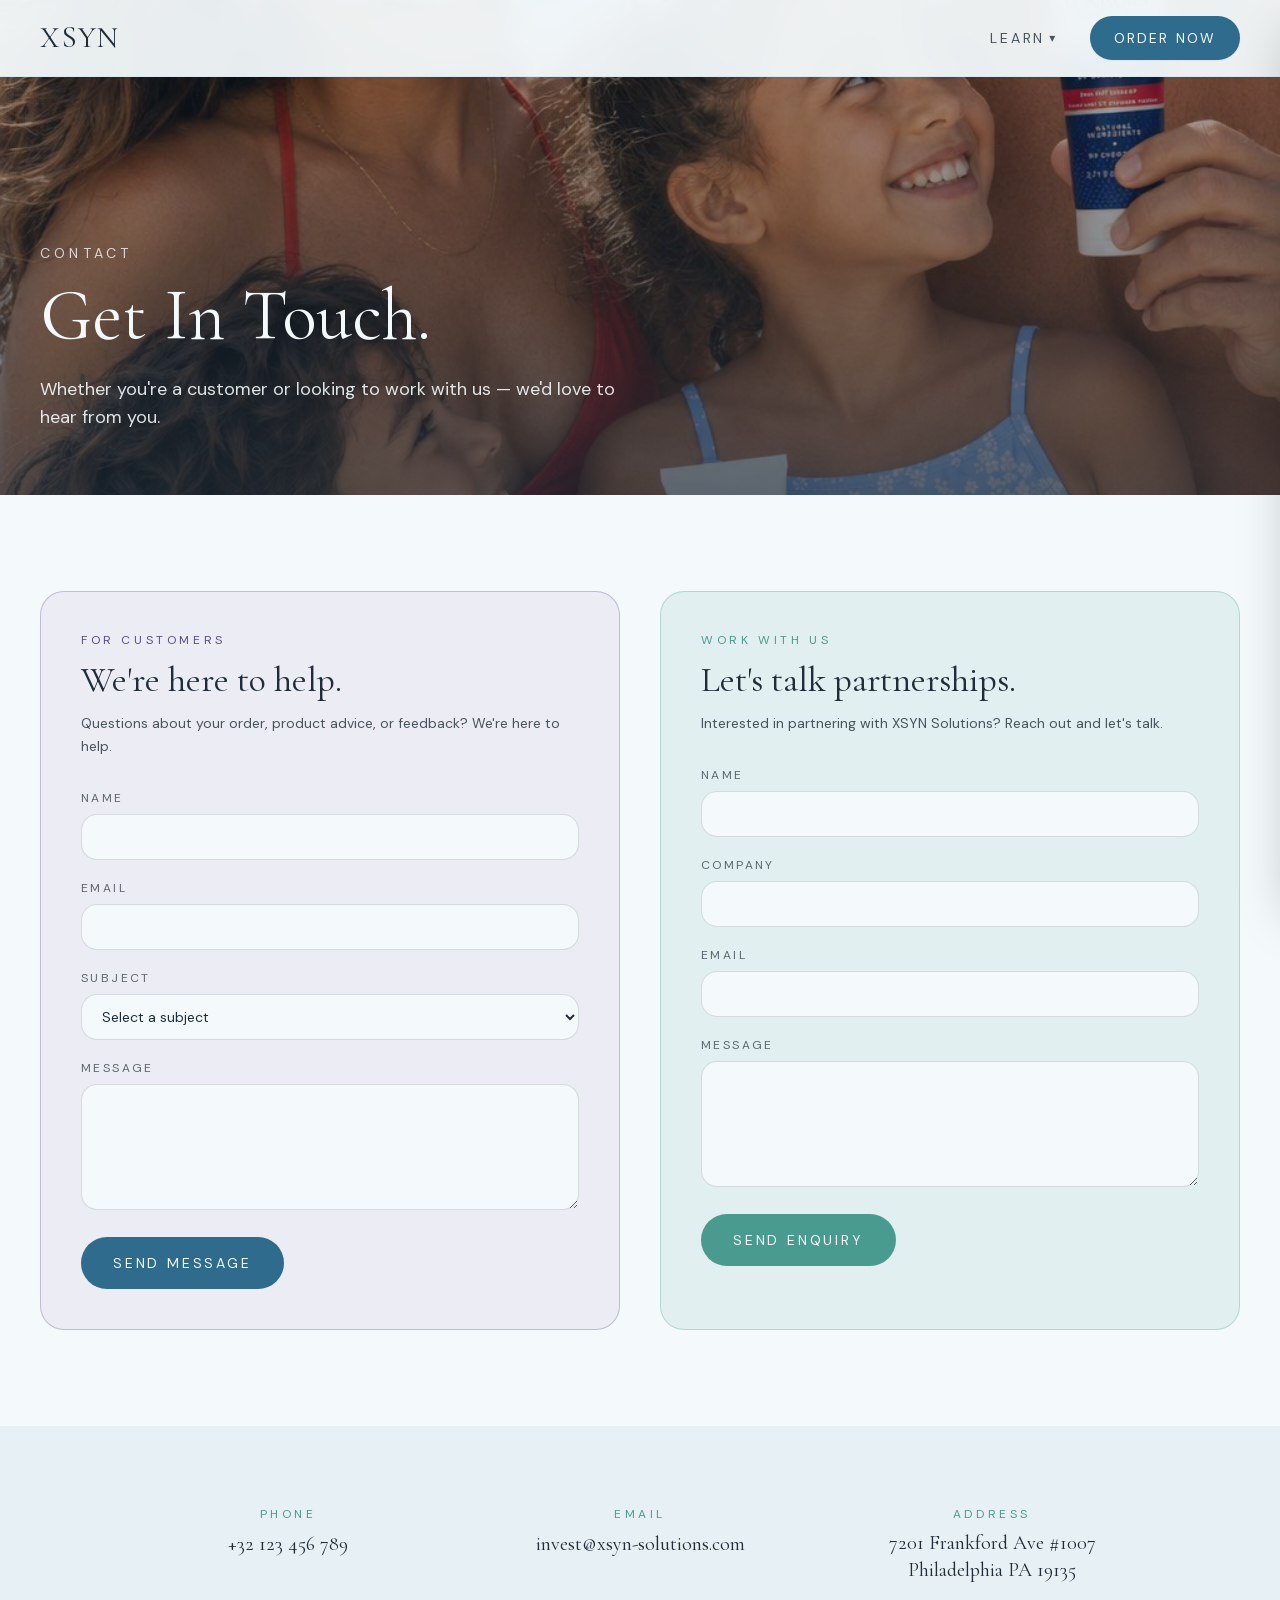
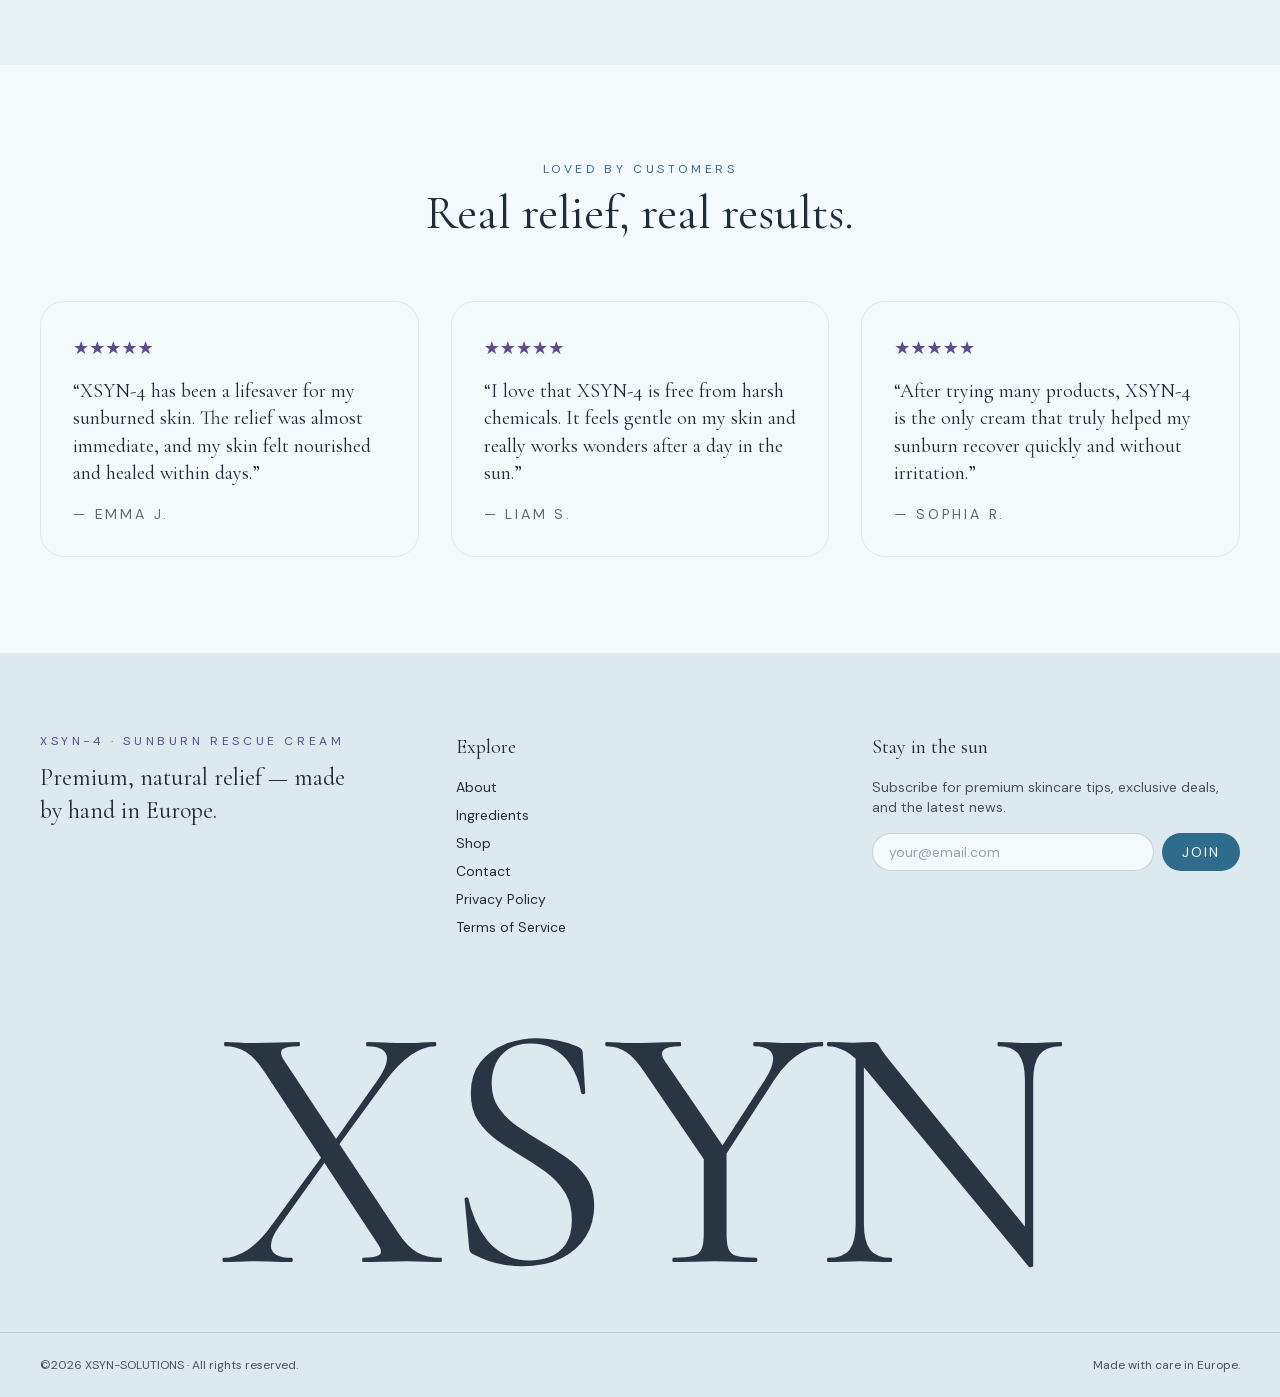
<file: contact/index.html>
<!DOCTYPE html><html lang="en" class="__variable_ded346 __variable_231f96"><head><meta charSet="utf-8"/><meta name="viewport" content="width=device-width, initial-scale=1"/><link rel="preload" href="/_next/static/media/13971731025ec697-s.p.woff2" as="font" crossorigin="" type="font/woff2"/><link rel="preload" href="/_next/static/media/7b89a4fd5e90ede0-s.p.woff2" as="font" crossorigin="" type="font/woff2"/><link rel="preload" as="image" href="/images/product-face.jpg"/><link rel="preload" as="image" href="/images/ing-aloe.png"/><link rel="preload" as="image" href="/images/bundle-couple.jpg"/><link rel="stylesheet" href="/_next/static/css/c62c51d11decdec0.css" data-precedence="next"/><link rel="preload" as="script" fetchPriority="low" href="/_next/static/chunks/webpack-26fd1341316477da.js"/><script src="/_next/static/chunks/fd9d1056-0395f68b8cc78a20.js" async=""></script><script src="/_next/static/chunks/23-1a85f603b7b3d212.js" async=""></script><script src="/_next/static/chunks/main-app-933a9a9d6e521547.js" async=""></script><script src="/_next/static/chunks/app/contact/page-78ef5b9e4b81508e.js" async=""></script><script src="/_next/static/chunks/231-a6fe82a4589e91cf.js" async=""></script><script src="/_next/static/chunks/app/layout-91d6ff5edd15927c.js" async=""></script><title>XSYN-4 — Turn Your Burn Into a Tan</title><meta name="description" content="XSYN-4 Sunburn Rescue Cream — instant relief and fast restoration. 100% natural, dermatologically tested."/><meta name="next-size-adjust"/><script src="/_next/static/chunks/polyfills-78c92fac7aa8fdd8.js" noModule=""></script></head><body class="font-sans bg-cream text-charcoal"><header class="fixed top-0 left-0 right-0 z-50 transition-all duration-300 bg-transparent"><nav class="mx-auto flex max-w-7xl items-center justify-between px-6 py-4 md:px-10"><a aria-label="XSYN — back to home" class="font-display text-2xl md:text-3xl tracking-wide text-cream hover:opacity-80 transition" href="/">XSYN</a><div class="hidden items-center gap-8 md:flex"><button type="button" aria-expanded="false" class="font-sans text-sm uppercase tracking-[0.2em] text-cream/90 hover:opacity-100 flex items-center gap-1">Learn <span aria-hidden="true" class="text-xs">▾</span></button><a class="rounded-full bg-ocean px-6 py-3 font-sans text-sm uppercase tracking-[0.15em] text-cream shadow-sm transition hover:bg-ocean/90" href="/shop/">Order Now</a></div><button aria-label="Menu" class="md:hidden text-cream"><span class="block h-0.5 w-7 bg-cream mb-1.5"></span><span class="block h-0.5 w-7 bg-cream mb-1.5"></span><span class="block h-0.5 w-7 bg-cream"></span></button></nav></header><div class="fixed inset-0 z-40 transition-all duration-300 opacity-0 pointer-events-none" aria-hidden="true"><button aria-label="Close menu" class="absolute inset-0 bg-charcoal/40 backdrop-blur-sm cursor-default"></button><div class="absolute inset-x-0 top-[72px] bottom-0 md:bottom-auto md:max-h-[calc(100vh-72px)] bg-cream shadow-2xl overflow-y-auto"><div class="mx-auto max-w-7xl px-6 md:px-10 py-12 md:py-16"><div class="grid md:grid-cols-[1.3fr_1fr] gap-12"><div><p class="font-sans text-xs uppercase tracking-[0.35em] text-coral mb-8">Learn About XSYN-4</p><ul class="space-y-6"><li><a class="group flex flex-col md:flex-row md:items-baseline md:justify-between md:gap-8 border-b border-charcoal/10 pb-5" href="/about/founder/"><span class="font-display text-3xl md:text-4xl text-charcoal group-hover:text-coral transition">Founder Story</span><span class="font-sans text-sm text-charcoal/75 md:text-right md:max-w-xs mt-1 md:mt-0">Why XSYN exists, in our founder&#x27;s own words.</span></a></li><li><a class="group flex flex-col md:flex-row md:items-baseline md:justify-between md:gap-8 border-b border-charcoal/10 pb-5" href="/about/why-it-matters/"><span class="font-display text-3xl md:text-4xl text-charcoal group-hover:text-coral transition">Why It Matters</span><span class="font-sans text-sm text-charcoal/75 md:text-right md:max-w-xs mt-1 md:mt-0">Hawaii Act 104 and the global reef-safe record.</span></a></li><li><a class="group flex flex-col md:flex-row md:items-baseline md:justify-between md:gap-8 border-b border-charcoal/10 pb-5" href="/about/what-it-does/"><span class="font-display text-3xl md:text-4xl text-charcoal group-hover:text-coral transition">What It Does</span><span class="font-sans text-sm text-charcoal/75 md:text-right md:max-w-xs mt-1 md:mt-0">Cool. Repair. Nourish. How XSYN-4 actually works.</span></a></li><li><a class="group flex flex-col md:flex-row md:items-baseline md:justify-between md:gap-8 border-b border-charcoal/10 pb-5" href="/ingredients/"><span class="font-display text-3xl md:text-4xl text-charcoal group-hover:text-coral transition">Ingredients</span><span class="font-sans text-sm text-charcoal/75 md:text-right md:max-w-xs mt-1 md:mt-0">All eight components — with the clinical evidence behind each.</span></a></li><li><a class="group flex flex-col md:flex-row md:items-baseline md:justify-between md:gap-8 border-b border-charcoal/10 pb-5" href="/contact/"><span class="font-display text-3xl md:text-4xl text-charcoal group-hover:text-coral transition">Get In Touch</span><span class="font-sans text-sm text-charcoal/75 md:text-right md:max-w-xs mt-1 md:mt-0">Customer support and partnerships.</span></a></li></ul></div><div class="grid grid-cols-1 sm:grid-cols-2 md:grid-cols-1 gap-6"><a class="relative rounded-3xl overflow-hidden aspect-[4/5] group" href="/about/founder/"><img src="/images/product-face.jpg" alt="Founder Story" class="absolute inset-0 h-full w-full object-cover transition-transform duration-500 group-hover:scale-105"/><div class="absolute inset-0 bg-gradient-to-t from-charcoal/70 via-charcoal/10 to-transparent"></div><div class="absolute bottom-6 left-6 right-6"><p class="font-sans text-xs uppercase tracking-[0.3em] text-cream/80 mb-2">Explore</p><p class="font-display text-3xl text-cream">Founder Story</p></div></a><a class="relative rounded-3xl overflow-hidden aspect-[4/5] group" href="/ingredients/"><img src="/images/ing-aloe.png" alt="Ingredients" class="absolute inset-0 h-full w-full object-cover transition-transform duration-500 group-hover:scale-105"/><div class="absolute inset-0 bg-gradient-to-t from-charcoal/70 via-charcoal/10 to-transparent"></div><div class="absolute bottom-6 left-6 right-6"><p class="font-sans text-xs uppercase tracking-[0.3em] text-cream/80 mb-2">Explore</p><p class="font-display text-3xl text-cream">Ingredients</p></div></a></div></div></div></div></div><div class="fixed inset-0 z-50 bg-charcoal/40 backdrop-blur-sm transition-opacity duration-300 opacity-0 pointer-events-none" aria-hidden="true"></div><div class="fixed top-0 right-0 z-50 h-full w-full max-w-md bg-cream shadow-2xl flex flex-col transition-transform duration-300 translate-x-full"><div class="flex items-center justify-between px-6 py-5 border-b border-sand"><div><h2 class="font-display text-2xl text-charcoal">Join the Waitlist</h2><p class="font-sans text-xs text-charcoal/50 mt-0.5">Be first to know when we launch.</p></div><button type="button" class="font-sans text-charcoal/50 hover:text-charcoal text-xl leading-none" aria-label="Close">✕</button></div><div class="flex-1 overflow-y-auto px-6 py-6"><form class="space-y-6"><p class="font-sans text-sm text-charcoal/70 leading-relaxed">Reserve your spot — we&#x27;ll reach out the moment XSYN-4 is available.</p><div><p class="font-sans text-xs uppercase tracking-[0.2em] text-charcoal/60 mb-3">Your order</p><div class="space-y-2"><div class="rounded-2xl border px-4 py-3 transition border-sand"><div class="flex items-center justify-between gap-3"><label class="flex items-center gap-3 cursor-pointer flex-1"><input type="checkbox" class="h-4 w-4 accent-ocean rounded"/><div><p class="font-display text-base text-charcoal leading-tight">Single Tube</p><p class="font-sans text-xs text-charcoal/50">€32 / tube</p></div></label><div class="flex items-center gap-2 shrink-0"><p class="font-display text-base text-charcoal w-10 text-right">€<!-- -->32</p></div></div></div><div class="rounded-2xl border px-4 py-3 transition border-sand"><div class="flex items-center justify-between gap-3"><label class="flex items-center gap-3 cursor-pointer flex-1"><input type="checkbox" class="h-4 w-4 accent-ocean rounded"/><div><p class="font-display text-base text-charcoal leading-tight">Holiday Bundle · 2-Pack</p><p class="font-sans text-xs text-charcoal/50">€28 / tube<!-- --> · Save €8</p></div></label><div class="flex items-center gap-2 shrink-0"><p class="font-display text-base text-charcoal w-10 text-right">€<!-- -->56</p></div></div></div><div class="rounded-2xl border px-4 py-3 transition border-sand"><div class="flex items-center justify-between gap-3"><label class="flex items-center gap-3 cursor-pointer flex-1"><input type="checkbox" class="h-4 w-4 accent-ocean rounded"/><div><p class="font-display text-base text-charcoal leading-tight">Family Bundle · 4-Pack</p><p class="font-sans text-xs text-charcoal/50">€26 / tube<!-- --> · Save €24</p></div></label><div class="flex items-center gap-2 shrink-0"><p class="font-display text-base text-charcoal w-10 text-right">€<!-- -->104</p></div></div></div></div></div><div><label for="wl-name" class="block font-sans text-xs uppercase tracking-[0.2em] text-charcoal/60 mb-2">Full Name <span class="text-plum">*</span></label><input id="wl-name" type="text" required="" placeholder="Jane Smith" class="w-full rounded-xl border border-sand px-4 py-3 font-sans text-sm text-charcoal placeholder:text-charcoal/30 focus:outline-none focus:border-ocean bg-white" value=""/></div><div><label for="wl-email" class="block font-sans text-xs uppercase tracking-[0.2em] text-charcoal/60 mb-2">Email <span class="text-plum">*</span></label><input id="wl-email" type="email" required="" placeholder="jane@example.com" class="w-full rounded-xl border border-sand px-4 py-3 font-sans text-sm text-charcoal placeholder:text-charcoal/30 focus:outline-none focus:border-ocean bg-white" value=""/></div><div><label for="wl-phone" class="block font-sans text-xs uppercase tracking-[0.2em] text-charcoal/60 mb-2">Phone <span class="text-charcoal/30 normal-case tracking-normal">(optional)</span></label><input id="wl-phone" type="tel" placeholder="+353 87 123 4567" class="w-full rounded-xl border border-sand px-4 py-3 font-sans text-sm text-charcoal placeholder:text-charcoal/30 focus:outline-none focus:border-ocean bg-white" value=""/></div><button type="submit" disabled="" class="w-full rounded-full bg-ocean py-4 font-sans text-sm uppercase tracking-[0.2em] text-cream hover:bg-ocean/90 disabled:opacity-50 transition">Reserve My Spot</button><p class="font-sans text-xs text-charcoal/40 text-center">No payment required. We&#x27;ll reach out when XSYN-4 is ready to ship.</p></form></div></div><main><section class="relative min-h-[55vh] flex items-end overflow-hidden"><div class="absolute inset-0"><img src="/images/bundle-couple.jpg" alt="Couple poolside with XSYN-4 — soft warm tones" class="h-full w-full object-cover"/><div class="absolute inset-0 bg-gradient-to-b from-charcoal/30 to-charcoal/70"></div></div><div class="relative z-10 mx-auto max-w-7xl w-full px-6 md:px-10 pb-16"><p class="font-sans text-sm uppercase tracking-[0.3em] text-cream/80 mb-4">Contact</p><h1 class="font-display text-5xl md:text-7xl text-cream leading-[1.05]">Get In Touch.</h1><p class="mt-6 font-sans text-lg text-cream/90 max-w-xl">Whether you&#x27;re a customer or looking to work with us — we&#x27;d love to hear from you.</p></div></section><section class="bg-cream py-24 px-6 md:px-10"><div class="mx-auto max-w-7xl grid md:grid-cols-2 gap-10"><div class="rounded-3xl bg-rose/20 p-10 border border-coral/30"><p class="font-sans text-xs uppercase tracking-[0.3em] text-coral mb-3">For Customers</p><h2 class="font-display text-3xl md:text-4xl text-charcoal mb-3">We&#x27;re here to help.</h2><p class="font-sans text-sm text-charcoal/80 mb-8 leading-relaxed">Questions about your order, product advice, or feedback? We&#x27;re here to help.</p><form class="space-y-5"><div><label for="c-name" class="block font-sans text-xs uppercase tracking-[0.2em] text-charcoal/70 mb-2">Name</label><input id="c-name" type="text" required="" class="w-full rounded-2xl border border-charcoal/15 bg-cream px-4 py-3 font-sans text-sm focus:border-coral focus:outline-none" name="name"/></div><div><label for="c-email" class="block font-sans text-xs uppercase tracking-[0.2em] text-charcoal/70 mb-2">Email</label><input id="c-email" type="email" required="" class="w-full rounded-2xl border border-charcoal/15 bg-cream px-4 py-3 font-sans text-sm focus:border-coral focus:outline-none" name="email"/></div><div><label for="c-subject" class="block font-sans text-xs uppercase tracking-[0.2em] text-charcoal/70 mb-2">Subject</label><select id="c-subject" name="subject" required="" class="w-full rounded-2xl border border-charcoal/15 bg-cream px-4 py-3 font-sans text-sm focus:border-coral focus:outline-none"><option value="" disabled="" selected="">Select a subject</option><option>General Enquiry</option><option>Order Support</option><option>Product Feedback</option><option>Other</option></select></div><div><label for="c-message" class="block font-sans text-xs uppercase tracking-[0.2em] text-charcoal/70 mb-2">Message</label><textarea id="c-message" name="message" rows="5" required="" class="w-full rounded-2xl border border-charcoal/15 bg-cream px-4 py-3 font-sans text-sm focus:border-coral focus:outline-none"></textarea></div><button type="submit" class="rounded-full bg-ocean px-8 py-4 font-sans text-sm uppercase tracking-[0.2em] text-cream hover:bg-ocean/90">Send Message</button></form></div><div class="rounded-3xl bg-teal/10 p-10 border border-teal/30"><p class="font-sans text-xs uppercase tracking-[0.3em] text-teal mb-3">Work With Us</p><h2 class="font-display text-3xl md:text-4xl text-charcoal mb-3">Let&#x27;s talk partnerships.</h2><p class="font-sans text-sm text-charcoal/80 mb-8 leading-relaxed">Interested in partnering with XSYN Solutions? Reach out and let&#x27;s talk.</p><form class="space-y-5"><div><label for="p-name" class="block font-sans text-xs uppercase tracking-[0.2em] text-charcoal/70 mb-2">Name</label><input id="p-name" type="text" required="" class="w-full rounded-2xl border border-charcoal/15 bg-cream px-4 py-3 font-sans text-sm focus:border-teal focus:outline-none" name="name"/></div><div><label for="p-company" class="block font-sans text-xs uppercase tracking-[0.2em] text-charcoal/70 mb-2">Company</label><input id="p-company" type="text" required="" class="w-full rounded-2xl border border-charcoal/15 bg-cream px-4 py-3 font-sans text-sm focus:border-teal focus:outline-none" name="company"/></div><div><label for="p-email" class="block font-sans text-xs uppercase tracking-[0.2em] text-charcoal/70 mb-2">Email</label><input id="p-email" type="email" required="" class="w-full rounded-2xl border border-charcoal/15 bg-cream px-4 py-3 font-sans text-sm focus:border-teal focus:outline-none" name="email"/></div><div><label for="p-message" class="block font-sans text-xs uppercase tracking-[0.2em] text-charcoal/70 mb-2">Message</label><textarea id="p-message" name="message" rows="5" required="" class="w-full rounded-2xl border border-charcoal/15 bg-cream px-4 py-3 font-sans text-sm focus:border-teal focus:outline-none"></textarea></div><button type="submit" class="rounded-full bg-teal px-8 py-4 font-sans text-sm uppercase tracking-[0.2em] text-cream hover:bg-teal/90">Send Enquiry</button></form></div></div></section><section class="bg-sand/50 py-20 px-6 md:px-10"><div class="mx-auto max-w-5xl grid sm:grid-cols-3 gap-8 text-center"><div><p class="font-sans text-xs uppercase tracking-[0.3em] text-teal mb-2">Phone</p><p class="font-display text-xl text-charcoal">+32 123 456 789</p></div><div><p class="font-sans text-xs uppercase tracking-[0.3em] text-teal mb-2">Email</p><a href="mailto:invest@xsyn-solutions.com" class="font-display text-xl text-charcoal hover:text-coral">invest@xsyn-solutions.com</a></div><div><p class="font-sans text-xs uppercase tracking-[0.3em] text-teal mb-2">Address</p><p class="font-display text-xl text-charcoal leading-snug">7201 Frankford Ave #1007<br/>Philadelphia PA 19135</p></div></div></section><section class="bg-cream py-24 px-6 md:px-10"><div class="mx-auto max-w-7xl"><p class="font-sans text-xs uppercase tracking-[0.3em] text-ocean mb-3 text-center">Loved by Customers</p><h2 class="font-display text-4xl md:text-5xl text-center text-charcoal mb-16">Real relief, real results.</h2><div class="grid md:grid-cols-3 gap-8"><figure class="rounded-3xl border border-sand bg-cream p-8 flex flex-col gap-4"><div class="text-coral text-lg" aria-label="5 out of 5">★★★★★<span class="text-charcoal/20"></span></div><blockquote class="font-display text-xl leading-snug text-charcoal">“<!-- -->XSYN-4 has been a lifesaver for my sunburned skin. The relief was almost immediate, and my skin felt nourished and healed within days.<!-- -->”</blockquote><figcaption class="font-sans text-sm uppercase tracking-[0.2em] text-charcoal/70">— <!-- -->Emma J.</figcaption></figure><figure class="rounded-3xl border border-sand bg-cream p-8 flex flex-col gap-4"><div class="text-coral text-lg" aria-label="5 out of 5">★★★★★<span class="text-charcoal/20"></span></div><blockquote class="font-display text-xl leading-snug text-charcoal">“<!-- -->I love that XSYN-4 is free from harsh chemicals. It feels gentle on my skin and really works wonders after a day in the sun.<!-- -->”</blockquote><figcaption class="font-sans text-sm uppercase tracking-[0.2em] text-charcoal/70">— <!-- -->Liam S.</figcaption></figure><figure class="rounded-3xl border border-sand bg-cream p-8 flex flex-col gap-4"><div class="text-coral text-lg" aria-label="5 out of 5">★★★★★<span class="text-charcoal/20"></span></div><blockquote class="font-display text-xl leading-snug text-charcoal">“<!-- -->After trying many products, XSYN-4 is the only cream that truly helped my sunburn recover quickly and without irritation.<!-- -->”</blockquote><figcaption class="font-sans text-sm uppercase tracking-[0.2em] text-charcoal/70">— <!-- -->Sophia R.</figcaption></figure></div></div></section></main><footer class="bg-sand text-charcoal"><div class="mx-auto max-w-7xl px-6 pt-20 md:px-10"><div class="grid gap-12 md:grid-cols-3"><div><p class="font-sans text-xs uppercase tracking-[0.3em] text-coral mb-3">XSYN-4 · Sunburn Rescue Cream</p><p class="font-display text-2xl text-charcoal leading-snug max-w-xs">Premium, natural relief — made by hand in Europe.</p></div><div><h4 class="font-display text-xl mb-4">Explore</h4><ul class="space-y-2 font-sans text-sm"><li><a class="hover:text-coral" href="/about/">About</a></li><li><a class="hover:text-coral" href="/ingredients/">Ingredients</a></li><li><a class="hover:text-coral" href="/shop/">Shop</a></li><li><a class="hover:text-coral" href="/contact/">Contact</a></li><li><a class="hover:text-coral" href="#">Privacy Policy</a></li><li><a class="hover:text-coral" href="#">Terms of Service</a></li></ul></div><div><h4 class="font-display text-xl mb-4">Stay in the sun</h4><p class="font-sans text-sm opacity-80 mb-4">Subscribe for premium skincare tips, exclusive deals, and the latest news.</p><form class="flex gap-2"><label for="newsletter-email" class="sr-only">Email address</label><input id="newsletter-email" type="email" required="" placeholder="your@email.com" class="flex-1 rounded-full border border-charcoal/20 bg-cream px-4 py-2 font-sans text-sm focus:border-coral focus:outline-none" value=""/><button type="submit" class="rounded-full bg-ocean px-5 py-2 font-sans text-sm uppercase tracking-[0.15em] text-cream">Join</button></form></div></div></div><div class="relative overflow-hidden mt-16 pb-8 px-4"><a aria-label="XSYN — home" href="/"><p aria-hidden="true" class="font-display text-[clamp(6rem,28vw,22rem)] leading-[0.85] text-charcoal/95 tracking-[-0.02em] text-center select-none">XSYN</p></a></div><div class="border-t border-charcoal/15 px-6 md:px-10 py-6"><div class="mx-auto max-w-7xl flex flex-col md:flex-row md:items-center md:justify-between gap-3 text-xs font-sans opacity-80"><p>©2026 XSYN-SOLUTIONS · All rights reserved.</p><p>Made with care in Europe.</p></div></div></footer><script src="/_next/static/chunks/webpack-26fd1341316477da.js" async=""></script><script>(self.__next_f=self.__next_f||[]).push([0]);self.__next_f.push([2,null])</script><script>self.__next_f.push([1,"1:HL[\"/_next/static/media/13971731025ec697-s.p.woff2\",\"font\",{\"crossOrigin\":\"\",\"type\":\"font/woff2\"}]\n2:HL[\"/_next/static/media/7b89a4fd5e90ede0-s.p.woff2\",\"font\",{\"crossOrigin\":\"\",\"type\":\"font/woff2\"}]\n3:HL[\"/_next/static/css/c62c51d11decdec0.css\",\"style\"]\n"])</script><script>self.__next_f.push([1,"4:I[5751,[],\"\"]\n6:I[6513,[],\"ClientPageRoot\"]\n7:I[4457,[\"327\",\"static/chunks/app/contact/page-78ef5b9e4b81508e.js\"],\"default\"]\n8:I[9275,[],\"\"]\n9:I[1343,[],\"\"]\na:I[463,[\"231\",\"static/chunks/231-a6fe82a4589e91cf.js\",\"185\",\"static/chunks/app/layout-91d6ff5edd15927c.js\"],\"WaitlistProvider\"]\nb:I[8935,[\"231\",\"static/chunks/231-a6fe82a4589e91cf.js\",\"185\",\"static/chunks/app/layout-91d6ff5edd15927c.js\"],\"Navbar\"]\nc:I[170,[\"231\",\"static/chunks/231-a6fe82a4589e91cf.js\",\"185\",\"static/chunks/app/layout-91d6ff5edd15927c.js\"],\"WaitlistDrawer\"]\nd:I[2674,[\"231\",\"static/chunks/231-a6fe82a4589e91cf.js\",\"185\",\"static/chunks/app/layout-91d6ff5edd15927c.js\"],\"Footer\"]\nf:I[6130,[],\"\"]\n10:[]\n"])</script><script>self.__next_f.push([1,"0:[[[\"$\",\"link\",\"0\",{\"rel\":\"stylesheet\",\"href\":\"/_next/static/css/c62c51d11decdec0.css\",\"precedence\":\"next\",\"crossOrigin\":\"$undefined\"}]],[\"$\",\"$L4\",null,{\"buildId\":\"Z8x9rnBaG4cLFVJH1JVoJ\",\"assetPrefix\":\"\",\"initialCanonicalUrl\":\"/contact/\",\"initialTree\":[\"\",{\"children\":[\"contact\",{\"children\":[\"__PAGE__\",{}]}]},\"$undefined\",\"$undefined\",true],\"initialSeedData\":[\"\",{\"children\":[\"contact\",{\"children\":[\"__PAGE__\",{},[[\"$L5\",[\"$\",\"$L6\",null,{\"props\":{\"params\":{},\"searchParams\":{}},\"Component\":\"$7\"}]],null],null]},[\"$\",\"$L8\",null,{\"parallelRouterKey\":\"children\",\"segmentPath\":[\"children\",\"contact\",\"children\"],\"error\":\"$undefined\",\"errorStyles\":\"$undefined\",\"errorScripts\":\"$undefined\",\"template\":[\"$\",\"$L9\",null,{}],\"templateStyles\":\"$undefined\",\"templateScripts\":\"$undefined\",\"notFound\":\"$undefined\",\"notFoundStyles\":\"$undefined\",\"styles\":null}],null]},[[\"$\",\"html\",null,{\"lang\":\"en\",\"className\":\"__variable_ded346 __variable_231f96\",\"children\":[\"$\",\"body\",null,{\"className\":\"font-sans bg-cream text-charcoal\",\"children\":[\"$\",\"$La\",null,{\"children\":[[\"$\",\"$Lb\",null,{}],[\"$\",\"$Lc\",null,{}],[\"$\",\"main\",null,{\"children\":[\"$\",\"$L8\",null,{\"parallelRouterKey\":\"children\",\"segmentPath\":[\"children\"],\"error\":\"$undefined\",\"errorStyles\":\"$undefined\",\"errorScripts\":\"$undefined\",\"template\":[\"$\",\"$L9\",null,{}],\"templateStyles\":\"$undefined\",\"templateScripts\":\"$undefined\",\"notFound\":[[\"$\",\"title\",null,{\"children\":\"404: This page could not be found.\"}],[\"$\",\"div\",null,{\"style\":{\"fontFamily\":\"system-ui,\\\"Segoe UI\\\",Roboto,Helvetica,Arial,sans-serif,\\\"Apple Color Emoji\\\",\\\"Segoe UI Emoji\\\"\",\"height\":\"100vh\",\"textAlign\":\"center\",\"display\":\"flex\",\"flexDirection\":\"column\",\"alignItems\":\"center\",\"justifyContent\":\"center\"},\"children\":[\"$\",\"div\",null,{\"children\":[[\"$\",\"style\",null,{\"dangerouslySetInnerHTML\":{\"__html\":\"body{color:#000;background:#fff;margin:0}.next-error-h1{border-right:1px solid rgba(0,0,0,.3)}@media (prefers-color-scheme:dark){body{color:#fff;background:#000}.next-error-h1{border-right:1px solid rgba(255,255,255,.3)}}\"}}],[\"$\",\"h1\",null,{\"className\":\"next-error-h1\",\"style\":{\"display\":\"inline-block\",\"margin\":\"0 20px 0 0\",\"padding\":\"0 23px 0 0\",\"fontSize\":24,\"fontWeight\":500,\"verticalAlign\":\"top\",\"lineHeight\":\"49px\"},\"children\":\"404\"}],[\"$\",\"div\",null,{\"style\":{\"display\":\"inline-block\"},\"children\":[\"$\",\"h2\",null,{\"style\":{\"fontSize\":14,\"fontWeight\":400,\"lineHeight\":\"49px\",\"margin\":0},\"children\":\"This page could not be found.\"}]}]]}]}]],\"notFoundStyles\":[],\"styles\":null}]}],[\"$\",\"$Ld\",null,{}]]}]}]}],null],null],\"couldBeIntercepted\":false,\"initialHead\":[null,\"$Le\"],\"globalErrorComponent\":\"$f\",\"missingSlots\":\"$W10\"}]]\n"])</script><script>self.__next_f.push([1,"e:[[\"$\",\"meta\",\"0\",{\"name\":\"viewport\",\"content\":\"width=device-width, initial-scale=1\"}],[\"$\",\"meta\",\"1\",{\"charSet\":\"utf-8\"}],[\"$\",\"title\",\"2\",{\"children\":\"XSYN-4 — Turn Your Burn Into a Tan\"}],[\"$\",\"meta\",\"3\",{\"name\":\"description\",\"content\":\"XSYN-4 Sunburn Rescue Cream — instant relief and fast restoration. 100% natural, dermatologically tested.\"}],[\"$\",\"meta\",\"4\",{\"name\":\"next-size-adjust\"}]]\n5:null\n"])</script></body></html>
</file>
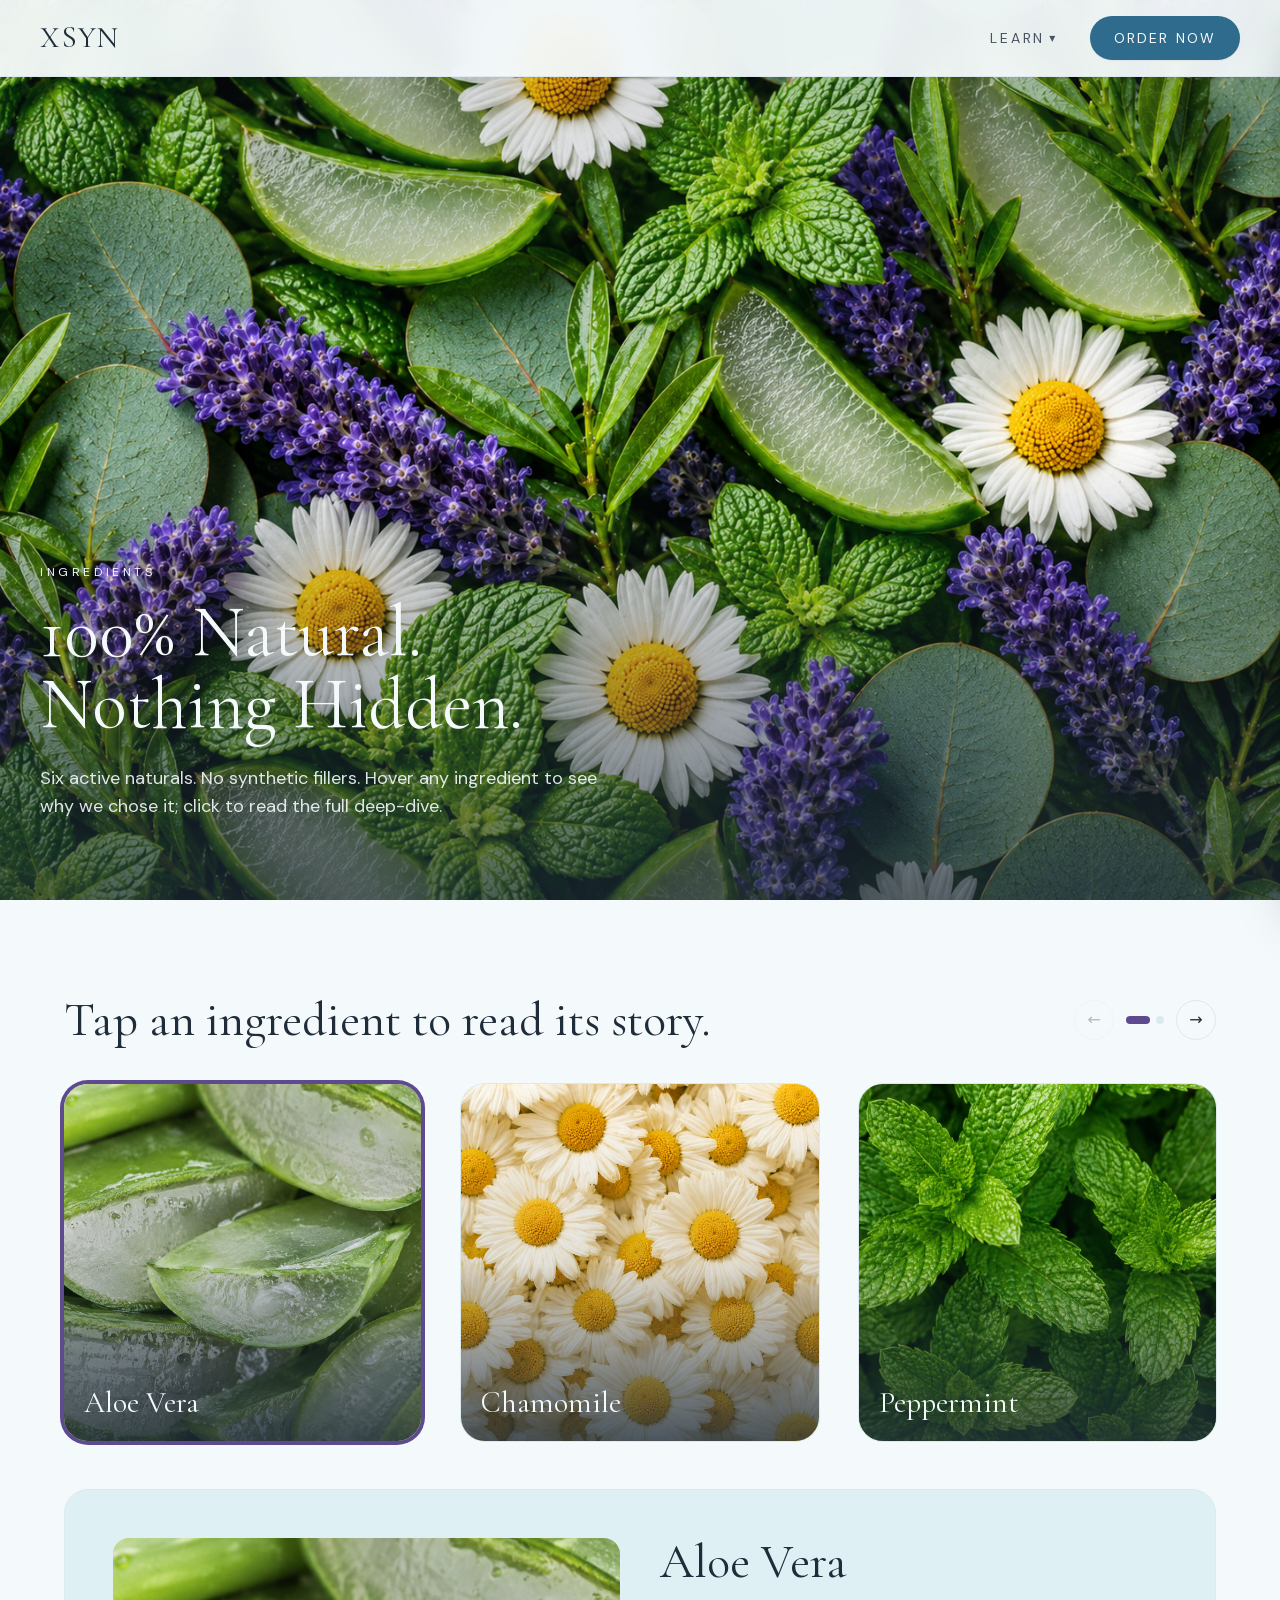
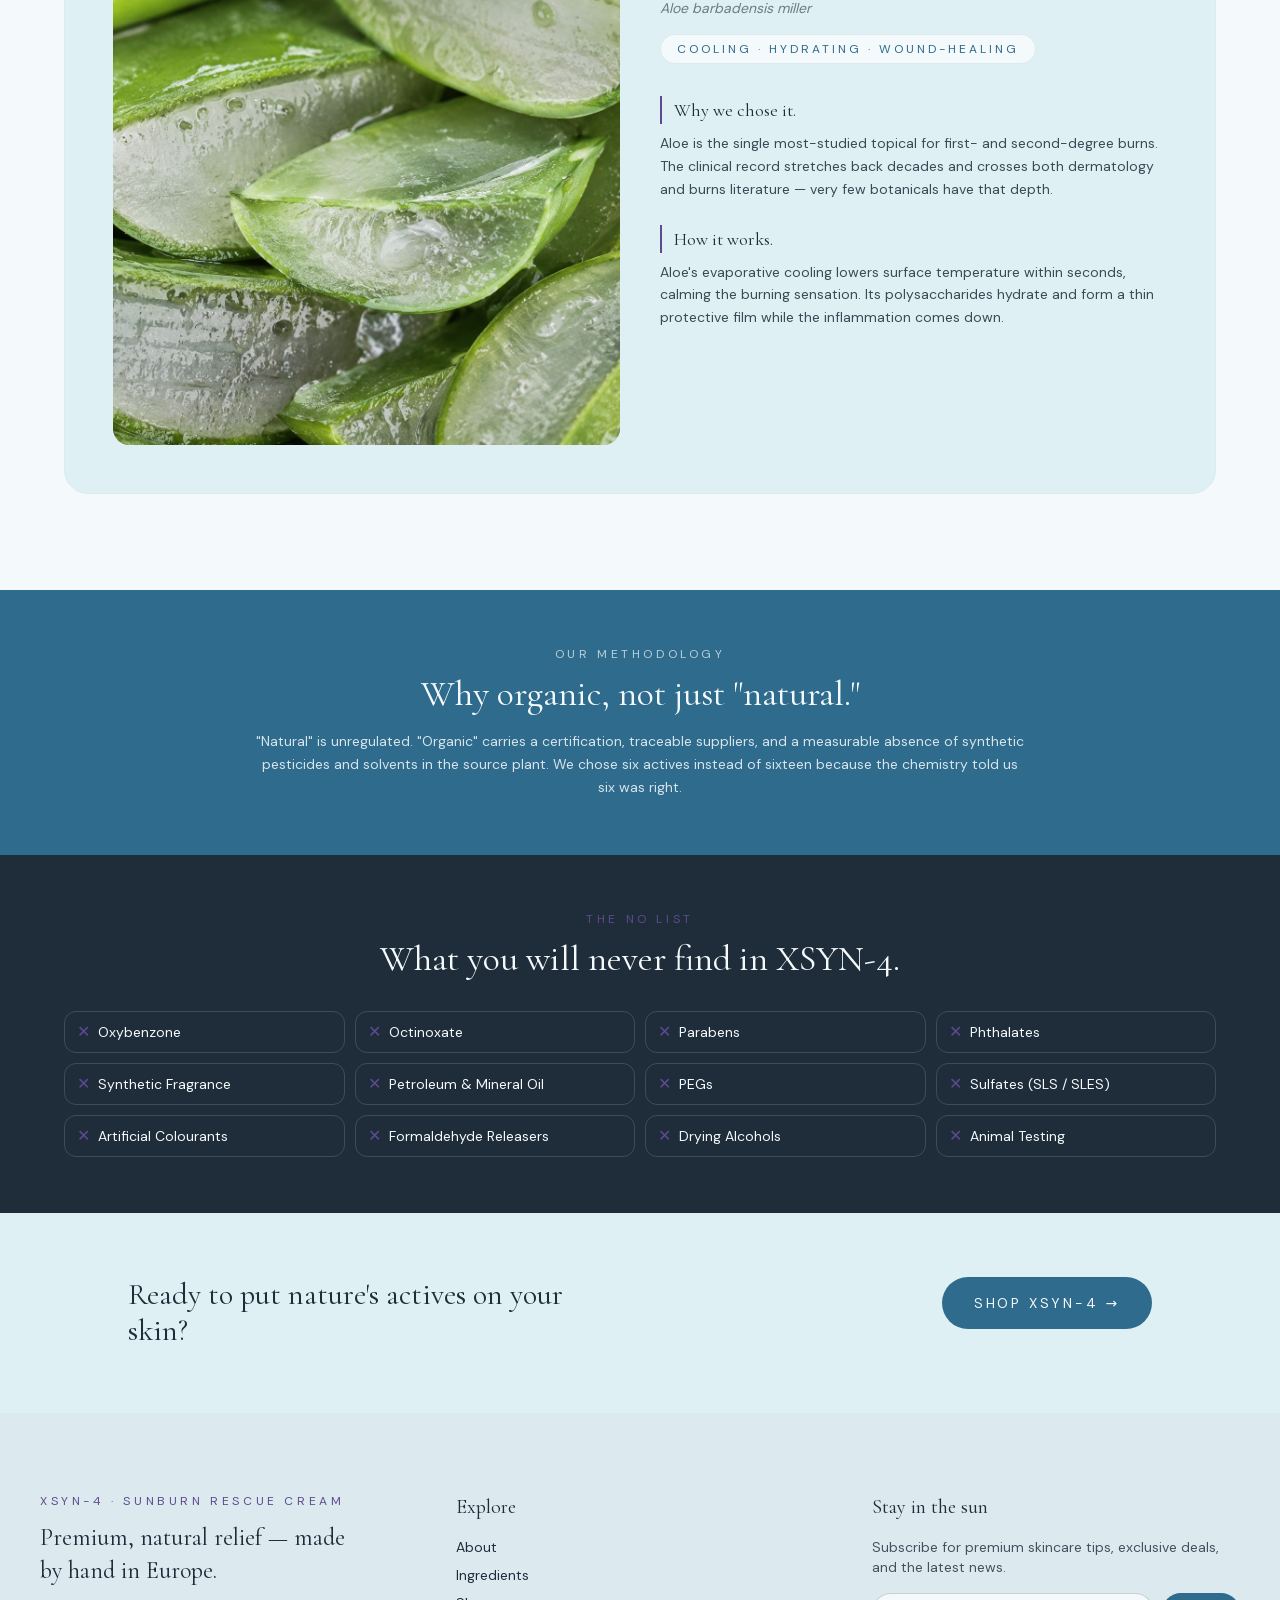
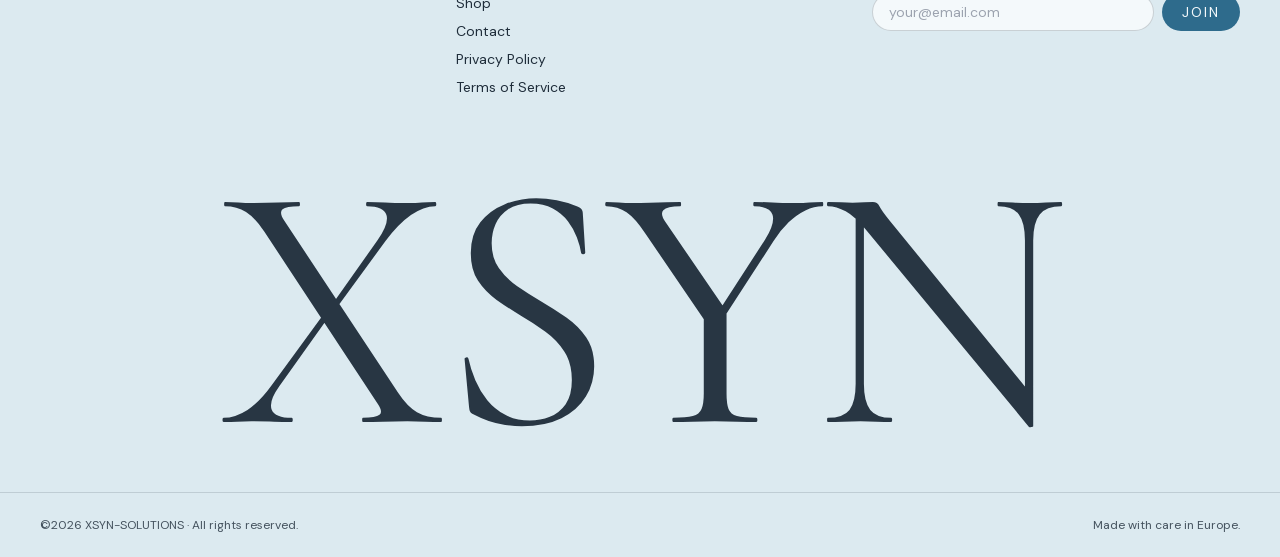
<file: ingredients/index.html>
<!DOCTYPE html><html lang="en" class="__variable_ded346 __variable_231f96"><head><meta charSet="utf-8"/><meta name="viewport" content="width=device-width, initial-scale=1"/><link rel="preload" href="/_next/static/media/13971731025ec697-s.p.woff2" as="font" crossorigin="" type="font/woff2"/><link rel="preload" href="/_next/static/media/7b89a4fd5e90ede0-s.p.woff2" as="font" crossorigin="" type="font/woff2"/><link rel="preload" as="image" href="/images/product-face.jpg"/><link rel="preload" as="image" href="/images/ing-aloe.png"/><link rel="preload" as="image" href="/images/ing-amalgamation.jpg"/><link rel="preload" as="image" href="/images/ing-chamomile.jpg"/><link rel="preload" as="image" href="/images/ing-peppermint.png"/><link rel="stylesheet" href="/_next/static/css/c62c51d11decdec0.css" data-precedence="next"/><link rel="preload" as="script" fetchPriority="low" href="/_next/static/chunks/webpack-26fd1341316477da.js"/><script src="/_next/static/chunks/fd9d1056-0395f68b8cc78a20.js" async=""></script><script src="/_next/static/chunks/23-1a85f603b7b3d212.js" async=""></script><script src="/_next/static/chunks/main-app-933a9a9d6e521547.js" async=""></script><script src="/_next/static/chunks/231-a6fe82a4589e91cf.js" async=""></script><script src="/_next/static/chunks/app/ingredients/page-26eb44a58ce74ecd.js" async=""></script><script src="/_next/static/chunks/app/layout-91d6ff5edd15927c.js" async=""></script><title>XSYN-4 — Turn Your Burn Into a Tan</title><meta name="description" content="XSYN-4 Sunburn Rescue Cream — instant relief and fast restoration. 100% natural, dermatologically tested."/><meta name="next-size-adjust"/><script src="/_next/static/chunks/polyfills-78c92fac7aa8fdd8.js" noModule=""></script></head><body class="font-sans bg-cream text-charcoal"><header class="fixed top-0 left-0 right-0 z-50 transition-all duration-300 bg-transparent"><nav class="mx-auto flex max-w-7xl items-center justify-between px-6 py-4 md:px-10"><a aria-label="XSYN — back to home" class="font-display text-2xl md:text-3xl tracking-wide text-cream hover:opacity-80 transition" href="/">XSYN</a><div class="hidden items-center gap-8 md:flex"><button type="button" aria-expanded="false" class="font-sans text-sm uppercase tracking-[0.2em] text-cream/90 hover:opacity-100 flex items-center gap-1">Learn <span aria-hidden="true" class="text-xs">▾</span></button><a class="rounded-full bg-ocean px-6 py-3 font-sans text-sm uppercase tracking-[0.15em] text-cream shadow-sm transition hover:bg-ocean/90" href="/shop/">Order Now</a></div><button aria-label="Menu" class="md:hidden text-cream"><span class="block h-0.5 w-7 bg-cream mb-1.5"></span><span class="block h-0.5 w-7 bg-cream mb-1.5"></span><span class="block h-0.5 w-7 bg-cream"></span></button></nav></header><div class="fixed inset-0 z-40 transition-all duration-300 opacity-0 pointer-events-none" aria-hidden="true"><button aria-label="Close menu" class="absolute inset-0 bg-charcoal/40 backdrop-blur-sm cursor-default"></button><div class="absolute inset-x-0 top-[72px] bottom-0 md:bottom-auto md:max-h-[calc(100vh-72px)] bg-cream shadow-2xl overflow-y-auto"><div class="mx-auto max-w-7xl px-6 md:px-10 py-12 md:py-16"><div class="grid md:grid-cols-[1.3fr_1fr] gap-12"><div><p class="font-sans text-xs uppercase tracking-[0.35em] text-coral mb-8">Learn About XSYN-4</p><ul class="space-y-6"><li><a class="group flex flex-col md:flex-row md:items-baseline md:justify-between md:gap-8 border-b border-charcoal/10 pb-5" href="/about/founder/"><span class="font-display text-3xl md:text-4xl text-charcoal group-hover:text-coral transition">Founder Story</span><span class="font-sans text-sm text-charcoal/75 md:text-right md:max-w-xs mt-1 md:mt-0">Why XSYN exists, in our founder&#x27;s own words.</span></a></li><li><a class="group flex flex-col md:flex-row md:items-baseline md:justify-between md:gap-8 border-b border-charcoal/10 pb-5" href="/about/why-it-matters/"><span class="font-display text-3xl md:text-4xl text-charcoal group-hover:text-coral transition">Why It Matters</span><span class="font-sans text-sm text-charcoal/75 md:text-right md:max-w-xs mt-1 md:mt-0">Hawaii Act 104 and the global reef-safe record.</span></a></li><li><a class="group flex flex-col md:flex-row md:items-baseline md:justify-between md:gap-8 border-b border-charcoal/10 pb-5" href="/about/what-it-does/"><span class="font-display text-3xl md:text-4xl text-charcoal group-hover:text-coral transition">What It Does</span><span class="font-sans text-sm text-charcoal/75 md:text-right md:max-w-xs mt-1 md:mt-0">Cool. Repair. Nourish. How XSYN-4 actually works.</span></a></li><li><a class="group flex flex-col md:flex-row md:items-baseline md:justify-between md:gap-8 border-b border-charcoal/10 pb-5" href="/ingredients/"><span class="font-display text-3xl md:text-4xl text-charcoal group-hover:text-coral transition">Ingredients</span><span class="font-sans text-sm text-charcoal/75 md:text-right md:max-w-xs mt-1 md:mt-0">All eight components — with the clinical evidence behind each.</span></a></li><li><a class="group flex flex-col md:flex-row md:items-baseline md:justify-between md:gap-8 border-b border-charcoal/10 pb-5" href="/contact/"><span class="font-display text-3xl md:text-4xl text-charcoal group-hover:text-coral transition">Get In Touch</span><span class="font-sans text-sm text-charcoal/75 md:text-right md:max-w-xs mt-1 md:mt-0">Customer support and partnerships.</span></a></li></ul></div><div class="grid grid-cols-1 sm:grid-cols-2 md:grid-cols-1 gap-6"><a class="relative rounded-3xl overflow-hidden aspect-[4/5] group" href="/about/founder/"><img src="/images/product-face.jpg" alt="Founder Story" class="absolute inset-0 h-full w-full object-cover transition-transform duration-500 group-hover:scale-105"/><div class="absolute inset-0 bg-gradient-to-t from-charcoal/70 via-charcoal/10 to-transparent"></div><div class="absolute bottom-6 left-6 right-6"><p class="font-sans text-xs uppercase tracking-[0.3em] text-cream/80 mb-2">Explore</p><p class="font-display text-3xl text-cream">Founder Story</p></div></a><a class="relative rounded-3xl overflow-hidden aspect-[4/5] group" href="/ingredients/"><img src="/images/ing-aloe.png" alt="Ingredients" class="absolute inset-0 h-full w-full object-cover transition-transform duration-500 group-hover:scale-105"/><div class="absolute inset-0 bg-gradient-to-t from-charcoal/70 via-charcoal/10 to-transparent"></div><div class="absolute bottom-6 left-6 right-6"><p class="font-sans text-xs uppercase tracking-[0.3em] text-cream/80 mb-2">Explore</p><p class="font-display text-3xl text-cream">Ingredients</p></div></a></div></div></div></div></div><div class="fixed inset-0 z-50 bg-charcoal/40 backdrop-blur-sm transition-opacity duration-300 opacity-0 pointer-events-none" aria-hidden="true"></div><div class="fixed top-0 right-0 z-50 h-full w-full max-w-md bg-cream shadow-2xl flex flex-col transition-transform duration-300 translate-x-full"><div class="flex items-center justify-between px-6 py-5 border-b border-sand"><div><h2 class="font-display text-2xl text-charcoal">Join the Waitlist</h2><p class="font-sans text-xs text-charcoal/50 mt-0.5">Be first to know when we launch.</p></div><button type="button" class="font-sans text-charcoal/50 hover:text-charcoal text-xl leading-none" aria-label="Close">✕</button></div><div class="flex-1 overflow-y-auto px-6 py-6"><form class="space-y-6"><p class="font-sans text-sm text-charcoal/70 leading-relaxed">Reserve your spot — we&#x27;ll reach out the moment XSYN-4 is available.</p><div><p class="font-sans text-xs uppercase tracking-[0.2em] text-charcoal/60 mb-3">Your order</p><div class="space-y-2"><div class="rounded-2xl border px-4 py-3 transition border-sand"><div class="flex items-center justify-between gap-3"><label class="flex items-center gap-3 cursor-pointer flex-1"><input type="checkbox" class="h-4 w-4 accent-ocean rounded"/><div><p class="font-display text-base text-charcoal leading-tight">Single Tube</p><p class="font-sans text-xs text-charcoal/50">€32 / tube</p></div></label><div class="flex items-center gap-2 shrink-0"><p class="font-display text-base text-charcoal w-10 text-right">€<!-- -->32</p></div></div></div><div class="rounded-2xl border px-4 py-3 transition border-sand"><div class="flex items-center justify-between gap-3"><label class="flex items-center gap-3 cursor-pointer flex-1"><input type="checkbox" class="h-4 w-4 accent-ocean rounded"/><div><p class="font-display text-base text-charcoal leading-tight">Holiday Bundle · 2-Pack</p><p class="font-sans text-xs text-charcoal/50">€28 / tube<!-- --> · Save €8</p></div></label><div class="flex items-center gap-2 shrink-0"><p class="font-display text-base text-charcoal w-10 text-right">€<!-- -->56</p></div></div></div><div class="rounded-2xl border px-4 py-3 transition border-sand"><div class="flex items-center justify-between gap-3"><label class="flex items-center gap-3 cursor-pointer flex-1"><input type="checkbox" class="h-4 w-4 accent-ocean rounded"/><div><p class="font-display text-base text-charcoal leading-tight">Family Bundle · 4-Pack</p><p class="font-sans text-xs text-charcoal/50">€26 / tube<!-- --> · Save €24</p></div></label><div class="flex items-center gap-2 shrink-0"><p class="font-display text-base text-charcoal w-10 text-right">€<!-- -->104</p></div></div></div></div></div><div><label for="wl-name" class="block font-sans text-xs uppercase tracking-[0.2em] text-charcoal/60 mb-2">Full Name <span class="text-plum">*</span></label><input id="wl-name" type="text" required="" placeholder="Jane Smith" class="w-full rounded-xl border border-sand px-4 py-3 font-sans text-sm text-charcoal placeholder:text-charcoal/30 focus:outline-none focus:border-ocean bg-white" value=""/></div><div><label for="wl-email" class="block font-sans text-xs uppercase tracking-[0.2em] text-charcoal/60 mb-2">Email <span class="text-plum">*</span></label><input id="wl-email" type="email" required="" placeholder="jane@example.com" class="w-full rounded-xl border border-sand px-4 py-3 font-sans text-sm text-charcoal placeholder:text-charcoal/30 focus:outline-none focus:border-ocean bg-white" value=""/></div><div><label for="wl-phone" class="block font-sans text-xs uppercase tracking-[0.2em] text-charcoal/60 mb-2">Phone <span class="text-charcoal/30 normal-case tracking-normal">(optional)</span></label><input id="wl-phone" type="tel" placeholder="+353 87 123 4567" class="w-full rounded-xl border border-sand px-4 py-3 font-sans text-sm text-charcoal placeholder:text-charcoal/30 focus:outline-none focus:border-ocean bg-white" value=""/></div><button type="submit" disabled="" class="w-full rounded-full bg-ocean py-4 font-sans text-sm uppercase tracking-[0.2em] text-cream hover:bg-ocean/90 disabled:opacity-50 transition">Reserve My Spot</button><p class="font-sans text-xs text-charcoal/40 text-center">No payment required. We&#x27;ll reach out when XSYN-4 is ready to ship.</p></form></div></div><main><section class="relative min-h-[100vh] flex items-end overflow-hidden"><div class="absolute inset-0"><img src="/images/ing-amalgamation.jpg" alt="An amalgamation of XSYN-4&#x27;s natural ingredients — aloe, chamomile, lavender, peppermint, eucalyptus" class="h-full w-full object-cover"/><div class="absolute inset-0 bg-gradient-to-b from-charcoal/20 via-transparent to-charcoal/70"></div></div><div class="relative z-10 mx-auto max-w-7xl w-full px-6 md:px-10 pb-16 md:pb-20 pt-32"><nav class="mb-4 font-sans text-xs uppercase tracking-[0.3em] text-cream/80"><span class="text-cream">Ingredients</span></nav><h1 class="font-display text-5xl md:text-7xl text-cream leading-[1.05] max-w-3xl">100% Natural.<br/>Nothing Hidden.</h1><p class="mt-6 font-sans text-base md:text-lg text-cream/90 max-w-xl leading-relaxed">Six active naturals. No synthetic fillers. Hover any ingredient to see why we chose it; click to read the full deep-dive.</p></div></section><section class="bg-cream py-24 px-6 md:px-10"><div class="mx-auto max-w-6xl"><div class="flex items-center justify-between mb-10"><h2 class="font-display text-3xl md:text-5xl text-charcoal leading-tight">Tap an ingredient to read its story.</h2><div class="flex items-center gap-3 shrink-0 ml-6"><button type="button" disabled="" class="h-10 w-10 rounded-full border border-sand flex items-center justify-center font-sans text-charcoal disabled:opacity-30 hover:border-ocean transition" aria-label="Previous ingredients">←</button><div class="flex gap-1.5"><button type="button" class="h-2 rounded-full transition-all w-6 bg-plum" aria-label="Page 1"></button><button type="button" class="h-2 rounded-full transition-all w-2 bg-sand" aria-label="Page 2"></button></div><button type="button" class="h-10 w-10 rounded-full border border-sand flex items-center justify-center font-sans text-charcoal disabled:opacity-30 hover:border-ocean transition" aria-label="Next ingredients">→</button></div></div><div class="grid grid-cols-3 gap-6 md:gap-10"><button type="button" class="group relative aspect-square rounded-3xl overflow-hidden text-left transition ring-4 ring-plum"><img src="/images/ing-aloe.png" alt="Aloe Vera" class="absolute inset-0 h-full w-full object-cover"/><div class="absolute inset-0 bg-gradient-to-t from-charcoal/80 via-charcoal/10 to-transparent transition-opacity duration-300 group-hover:opacity-0"></div><p class="absolute bottom-5 left-5 right-5 font-display text-2xl md:text-3xl text-cream leading-tight transition-opacity duration-300 group-hover:opacity-0">Aloe Vera</p><div class="absolute inset-0 bg-ocean/85 opacity-0 transition-opacity duration-300 group-hover:opacity-100 p-6 flex flex-col justify-end"><p class="font-display text-2xl md:text-3xl text-cream leading-tight">Aloe Vera</p><p class="mt-3 font-sans text-sm text-cream/90 leading-snug">Most-studied topical for first- and second-degree burns.</p></div></button><button type="button" class="group relative aspect-square rounded-3xl overflow-hidden text-left transition ring-1 ring-sand hover:ring-ocean"><img src="/images/ing-chamomile.jpg" alt="Chamomile" class="absolute inset-0 h-full w-full object-cover"/><div class="absolute inset-0 bg-gradient-to-t from-charcoal/80 via-charcoal/10 to-transparent transition-opacity duration-300 group-hover:opacity-0"></div><p class="absolute bottom-5 left-5 right-5 font-display text-2xl md:text-3xl text-cream leading-tight transition-opacity duration-300 group-hover:opacity-0">Chamomile</p><div class="absolute inset-0 bg-ocean/85 opacity-0 transition-opacity duration-300 group-hover:opacity-100 p-6 flex flex-col justify-end"><p class="font-display text-2xl md:text-3xl text-cream leading-tight">Chamomile</p><p class="mt-3 font-sans text-sm text-cream/90 leading-snug">α-Bisabolol — measurable anti-inflammatory action.</p></div></button><button type="button" class="group relative aspect-square rounded-3xl overflow-hidden text-left transition ring-1 ring-sand hover:ring-ocean"><img src="/images/ing-peppermint.png" alt="Peppermint" class="absolute inset-0 h-full w-full object-cover"/><div class="absolute inset-0 bg-gradient-to-t from-charcoal/80 via-charcoal/10 to-transparent transition-opacity duration-300 group-hover:opacity-0"></div><p class="absolute bottom-5 left-5 right-5 font-display text-2xl md:text-3xl text-cream leading-tight transition-opacity duration-300 group-hover:opacity-0">Peppermint</p><div class="absolute inset-0 bg-ocean/85 opacity-0 transition-opacity duration-300 group-hover:opacity-100 p-6 flex flex-col justify-end"><p class="font-display text-2xl md:text-3xl text-cream leading-tight">Peppermint</p><p class="mt-3 font-sans text-sm text-cream/90 leading-snug">Menthol — instant cooling via TRPM8 receptors.</p></div></button></div><article class="mt-12 grid md:grid-cols-2 gap-10 items-start rounded-3xl bg-sky/40 border border-sand p-8 md:p-12"><div class="relative aspect-square rounded-2xl overflow-hidden"><img src="/images/ing-aloe.png" alt="Aloe Vera" class="absolute inset-0 h-full w-full object-cover"/></div><div><h3 class="font-display text-4xl md:text-5xl text-charcoal leading-tight">Aloe Vera</h3><p class="mt-3 font-sans text-sm italic text-charcoal/60">Aloe barbadensis miller</p><div class="mt-4 inline-flex items-center rounded-full bg-cream px-4 py-1.5 text-xs font-sans uppercase tracking-[0.25em] text-ocean border border-sand">Cooling · Hydrating · Wound-healing</div><div class="mt-8 space-y-6 font-sans text-sm text-charcoal/85 leading-relaxed"><div><p class="font-display text-lg text-charcoal mb-2 border-l-2 border-plum pl-3">Why we chose it.</p><p>Aloe is the single most-studied topical for first- and second-degree burns. The clinical record stretches back decades and crosses both dermatology and burns literature — very few botanicals have that depth.</p></div><div><p class="font-display text-lg text-charcoal mb-2 border-l-2 border-plum pl-3">How it works.</p><p>Aloe&#x27;s evaporative cooling lowers surface temperature within seconds, calming the burning sensation. Its polysaccharides hydrate and form a thin protective film while the inflammation comes down.</p></div></div></div></article></div></section><section class="bg-ocean text-cream py-14 px-6 md:px-10"><div class="mx-auto max-w-3xl text-center"><p class="font-sans text-xs uppercase tracking-[0.3em] text-cream/70 mb-3">Our Methodology</p><h2 class="font-display text-3xl md:text-4xl mb-4 leading-tight">Why organic, not just &quot;natural.&quot;</h2><p class="font-sans text-sm text-cream/85 leading-relaxed">&quot;Natural&quot; is unregulated. &quot;Organic&quot; carries a certification, traceable suppliers, and a measurable absence of synthetic pesticides and solvents in the source plant. We chose six actives instead of sixteen because the chemistry told us six was right.</p></div></section><section class="bg-charcoal text-cream py-14 px-6 md:px-10"><div class="mx-auto max-w-6xl"><p class="font-sans text-xs uppercase tracking-[0.3em] text-plum mb-3 text-center">The No List</p><h2 class="font-display text-3xl md:text-4xl text-center mb-8 leading-tight">What you will never find in XSYN-4.</h2><div class="grid grid-cols-2 sm:grid-cols-3 md:grid-cols-4 gap-2.5"><div class="rounded-xl border border-cream/15 px-3 py-2.5 flex items-center gap-2"><span aria-hidden="true" class="text-plum font-display text-base leading-none">✕</span><span class="font-sans text-sm">Oxybenzone</span></div><div class="rounded-xl border border-cream/15 px-3 py-2.5 flex items-center gap-2"><span aria-hidden="true" class="text-plum font-display text-base leading-none">✕</span><span class="font-sans text-sm">Octinoxate</span></div><div class="rounded-xl border border-cream/15 px-3 py-2.5 flex items-center gap-2"><span aria-hidden="true" class="text-plum font-display text-base leading-none">✕</span><span class="font-sans text-sm">Parabens</span></div><div class="rounded-xl border border-cream/15 px-3 py-2.5 flex items-center gap-2"><span aria-hidden="true" class="text-plum font-display text-base leading-none">✕</span><span class="font-sans text-sm">Phthalates</span></div><div class="rounded-xl border border-cream/15 px-3 py-2.5 flex items-center gap-2"><span aria-hidden="true" class="text-plum font-display text-base leading-none">✕</span><span class="font-sans text-sm">Synthetic Fragrance</span></div><div class="rounded-xl border border-cream/15 px-3 py-2.5 flex items-center gap-2"><span aria-hidden="true" class="text-plum font-display text-base leading-none">✕</span><span class="font-sans text-sm">Petroleum &amp; Mineral Oil</span></div><div class="rounded-xl border border-cream/15 px-3 py-2.5 flex items-center gap-2"><span aria-hidden="true" class="text-plum font-display text-base leading-none">✕</span><span class="font-sans text-sm">PEGs</span></div><div class="rounded-xl border border-cream/15 px-3 py-2.5 flex items-center gap-2"><span aria-hidden="true" class="text-plum font-display text-base leading-none">✕</span><span class="font-sans text-sm">Sulfates (SLS / SLES)</span></div><div class="rounded-xl border border-cream/15 px-3 py-2.5 flex items-center gap-2"><span aria-hidden="true" class="text-plum font-display text-base leading-none">✕</span><span class="font-sans text-sm">Artificial Colourants</span></div><div class="rounded-xl border border-cream/15 px-3 py-2.5 flex items-center gap-2"><span aria-hidden="true" class="text-plum font-display text-base leading-none">✕</span><span class="font-sans text-sm">Formaldehyde Releasers</span></div><div class="rounded-xl border border-cream/15 px-3 py-2.5 flex items-center gap-2"><span aria-hidden="true" class="text-plum font-display text-base leading-none">✕</span><span class="font-sans text-sm">Drying Alcohols</span></div><div class="rounded-xl border border-cream/15 px-3 py-2.5 flex items-center gap-2"><span aria-hidden="true" class="text-plum font-display text-base leading-none">✕</span><span class="font-sans text-sm">Animal Testing</span></div></div></div></section><section class="bg-sky/40 py-16 px-6 md:px-10"><div class="mx-auto max-w-5xl flex flex-col md:flex-row md:items-center md:justify-between gap-6"><p class="font-display text-2xl md:text-3xl text-charcoal max-w-md leading-snug">Ready to put nature&#x27;s actives on your skin?</p><a class="rounded-full bg-ocean px-8 py-4 font-sans text-sm uppercase tracking-[0.2em] text-cream hover:bg-ocean/90 self-start" href="/shop/">Shop XSYN-4 →</a></div></section></main><footer class="bg-sand text-charcoal"><div class="mx-auto max-w-7xl px-6 pt-20 md:px-10"><div class="grid gap-12 md:grid-cols-3"><div><p class="font-sans text-xs uppercase tracking-[0.3em] text-coral mb-3">XSYN-4 · Sunburn Rescue Cream</p><p class="font-display text-2xl text-charcoal leading-snug max-w-xs">Premium, natural relief — made by hand in Europe.</p></div><div><h4 class="font-display text-xl mb-4">Explore</h4><ul class="space-y-2 font-sans text-sm"><li><a class="hover:text-coral" href="/about/">About</a></li><li><a class="hover:text-coral" href="/ingredients/">Ingredients</a></li><li><a class="hover:text-coral" href="/shop/">Shop</a></li><li><a class="hover:text-coral" href="/contact/">Contact</a></li><li><a class="hover:text-coral" href="#">Privacy Policy</a></li><li><a class="hover:text-coral" href="#">Terms of Service</a></li></ul></div><div><h4 class="font-display text-xl mb-4">Stay in the sun</h4><p class="font-sans text-sm opacity-80 mb-4">Subscribe for premium skincare tips, exclusive deals, and the latest news.</p><form class="flex gap-2"><label for="newsletter-email" class="sr-only">Email address</label><input id="newsletter-email" type="email" required="" placeholder="your@email.com" class="flex-1 rounded-full border border-charcoal/20 bg-cream px-4 py-2 font-sans text-sm focus:border-coral focus:outline-none" value=""/><button type="submit" class="rounded-full bg-ocean px-5 py-2 font-sans text-sm uppercase tracking-[0.15em] text-cream">Join</button></form></div></div></div><div class="relative overflow-hidden mt-16 pb-8 px-4"><a aria-label="XSYN — home" href="/"><p aria-hidden="true" class="font-display text-[clamp(6rem,28vw,22rem)] leading-[0.85] text-charcoal/95 tracking-[-0.02em] text-center select-none">XSYN</p></a></div><div class="border-t border-charcoal/15 px-6 md:px-10 py-6"><div class="mx-auto max-w-7xl flex flex-col md:flex-row md:items-center md:justify-between gap-3 text-xs font-sans opacity-80"><p>©2026 XSYN-SOLUTIONS · All rights reserved.</p><p>Made with care in Europe.</p></div></div></footer><script src="/_next/static/chunks/webpack-26fd1341316477da.js" async=""></script><script>(self.__next_f=self.__next_f||[]).push([0]);self.__next_f.push([2,null])</script><script>self.__next_f.push([1,"1:HL[\"/_next/static/media/13971731025ec697-s.p.woff2\",\"font\",{\"crossOrigin\":\"\",\"type\":\"font/woff2\"}]\n2:HL[\"/_next/static/media/7b89a4fd5e90ede0-s.p.woff2\",\"font\",{\"crossOrigin\":\"\",\"type\":\"font/woff2\"}]\n3:HL[\"/_next/static/css/c62c51d11decdec0.css\",\"style\"]\n"])</script><script>self.__next_f.push([1,"4:I[5751,[],\"\"]\n6:I[6513,[],\"ClientPageRoot\"]\n7:I[8261,[\"231\",\"static/chunks/231-a6fe82a4589e91cf.js\",\"521\",\"static/chunks/app/ingredients/page-26eb44a58ce74ecd.js\"],\"default\"]\n8:I[9275,[],\"\"]\n9:I[1343,[],\"\"]\na:I[463,[\"231\",\"static/chunks/231-a6fe82a4589e91cf.js\",\"185\",\"static/chunks/app/layout-91d6ff5edd15927c.js\"],\"WaitlistProvider\"]\nb:I[8935,[\"231\",\"static/chunks/231-a6fe82a4589e91cf.js\",\"185\",\"static/chunks/app/layout-91d6ff5edd15927c.js\"],\"Navbar\"]\nc:I[170,[\"231\",\"static/chunks/231-a6fe82a4589e91cf.js\",\"185\",\"static/chunks/app/layout-91d6ff5edd15927c.js\"],\"WaitlistDrawer\"]\nd:I[2674,[\"231\",\"static/chunks/231-a6fe82a4589e91cf.js\",\"185\",\"static/chunks/app/layout-91d6ff5edd15927c.js\"],\"Footer\"]\nf:I[6130,[],\"\"]\n10:[]\n"])</script><script>self.__next_f.push([1,"0:[[[\"$\",\"link\",\"0\",{\"rel\":\"stylesheet\",\"href\":\"/_next/static/css/c62c51d11decdec0.css\",\"precedence\":\"next\",\"crossOrigin\":\"$undefined\"}]],[\"$\",\"$L4\",null,{\"buildId\":\"Z8x9rnBaG4cLFVJH1JVoJ\",\"assetPrefix\":\"\",\"initialCanonicalUrl\":\"/ingredients/\",\"initialTree\":[\"\",{\"children\":[\"ingredients\",{\"children\":[\"__PAGE__\",{}]}]},\"$undefined\",\"$undefined\",true],\"initialSeedData\":[\"\",{\"children\":[\"ingredients\",{\"children\":[\"__PAGE__\",{},[[\"$L5\",[\"$\",\"$L6\",null,{\"props\":{\"params\":{},\"searchParams\":{}},\"Component\":\"$7\"}]],null],null]},[\"$\",\"$L8\",null,{\"parallelRouterKey\":\"children\",\"segmentPath\":[\"children\",\"ingredients\",\"children\"],\"error\":\"$undefined\",\"errorStyles\":\"$undefined\",\"errorScripts\":\"$undefined\",\"template\":[\"$\",\"$L9\",null,{}],\"templateStyles\":\"$undefined\",\"templateScripts\":\"$undefined\",\"notFound\":\"$undefined\",\"notFoundStyles\":\"$undefined\",\"styles\":null}],null]},[[\"$\",\"html\",null,{\"lang\":\"en\",\"className\":\"__variable_ded346 __variable_231f96\",\"children\":[\"$\",\"body\",null,{\"className\":\"font-sans bg-cream text-charcoal\",\"children\":[\"$\",\"$La\",null,{\"children\":[[\"$\",\"$Lb\",null,{}],[\"$\",\"$Lc\",null,{}],[\"$\",\"main\",null,{\"children\":[\"$\",\"$L8\",null,{\"parallelRouterKey\":\"children\",\"segmentPath\":[\"children\"],\"error\":\"$undefined\",\"errorStyles\":\"$undefined\",\"errorScripts\":\"$undefined\",\"template\":[\"$\",\"$L9\",null,{}],\"templateStyles\":\"$undefined\",\"templateScripts\":\"$undefined\",\"notFound\":[[\"$\",\"title\",null,{\"children\":\"404: This page could not be found.\"}],[\"$\",\"div\",null,{\"style\":{\"fontFamily\":\"system-ui,\\\"Segoe UI\\\",Roboto,Helvetica,Arial,sans-serif,\\\"Apple Color Emoji\\\",\\\"Segoe UI Emoji\\\"\",\"height\":\"100vh\",\"textAlign\":\"center\",\"display\":\"flex\",\"flexDirection\":\"column\",\"alignItems\":\"center\",\"justifyContent\":\"center\"},\"children\":[\"$\",\"div\",null,{\"children\":[[\"$\",\"style\",null,{\"dangerouslySetInnerHTML\":{\"__html\":\"body{color:#000;background:#fff;margin:0}.next-error-h1{border-right:1px solid rgba(0,0,0,.3)}@media (prefers-color-scheme:dark){body{color:#fff;background:#000}.next-error-h1{border-right:1px solid rgba(255,255,255,.3)}}\"}}],[\"$\",\"h1\",null,{\"className\":\"next-error-h1\",\"style\":{\"display\":\"inline-block\",\"margin\":\"0 20px 0 0\",\"padding\":\"0 23px 0 0\",\"fontSize\":24,\"fontWeight\":500,\"verticalAlign\":\"top\",\"lineHeight\":\"49px\"},\"children\":\"404\"}],[\"$\",\"div\",null,{\"style\":{\"display\":\"inline-block\"},\"children\":[\"$\",\"h2\",null,{\"style\":{\"fontSize\":14,\"fontWeight\":400,\"lineHeight\":\"49px\",\"margin\":0},\"children\":\"This page could not be found.\"}]}]]}]}]],\"notFoundStyles\":[],\"styles\":null}]}],[\"$\",\"$Ld\",null,{}]]}]}]}],null],null],\"couldBeIntercepted\":false,\"initialHead\":[null,\"$Le\"],\"globalErrorComponent\":\"$f\",\"missingSlots\":\"$W10\"}]]\n"])</script><script>self.__next_f.push([1,"e:[[\"$\",\"meta\",\"0\",{\"name\":\"viewport\",\"content\":\"width=device-width, initial-scale=1\"}],[\"$\",\"meta\",\"1\",{\"charSet\":\"utf-8\"}],[\"$\",\"title\",\"2\",{\"children\":\"XSYN-4 — Turn Your Burn Into a Tan\"}],[\"$\",\"meta\",\"3\",{\"name\":\"description\",\"content\":\"XSYN-4 Sunburn Rescue Cream — instant relief and fast restoration. 100% natural, dermatologically tested.\"}],[\"$\",\"meta\",\"4\",{\"name\":\"next-size-adjust\"}]]\n5:null\n"])</script></body></html>
</file>
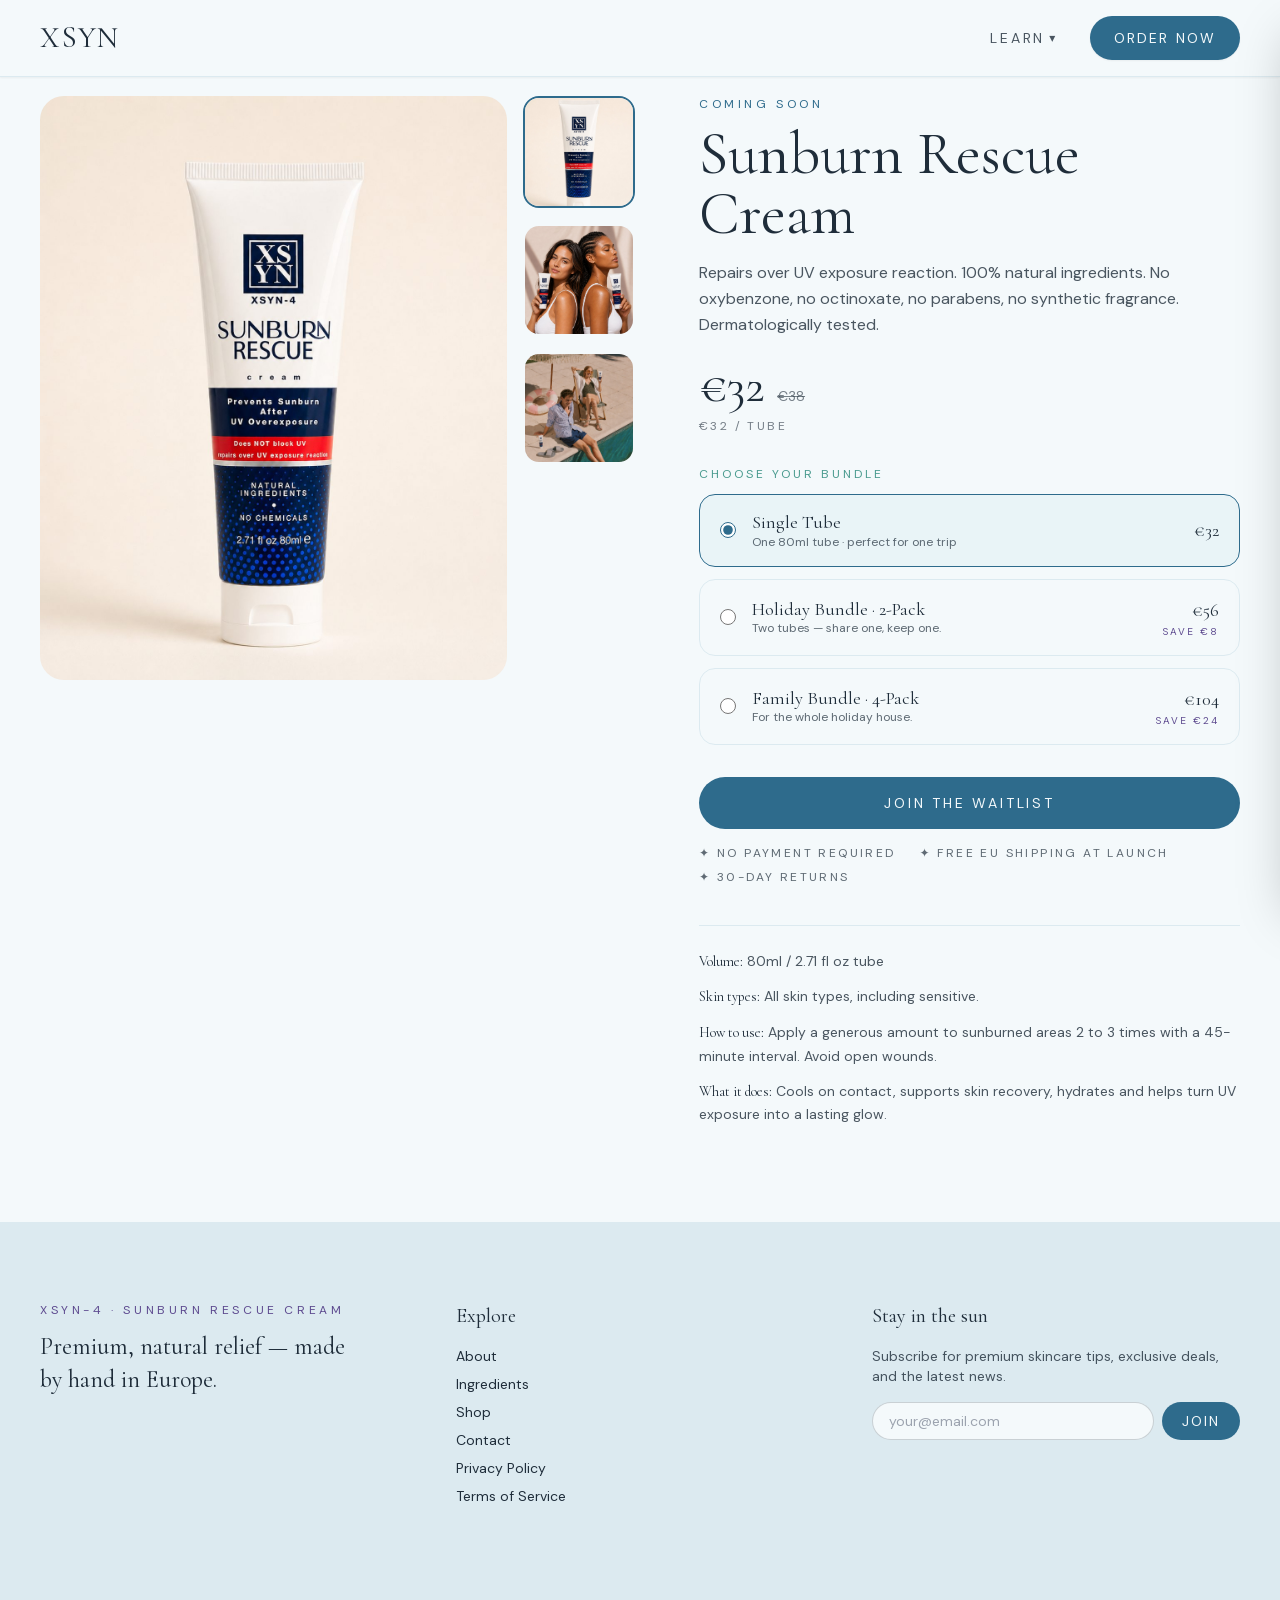
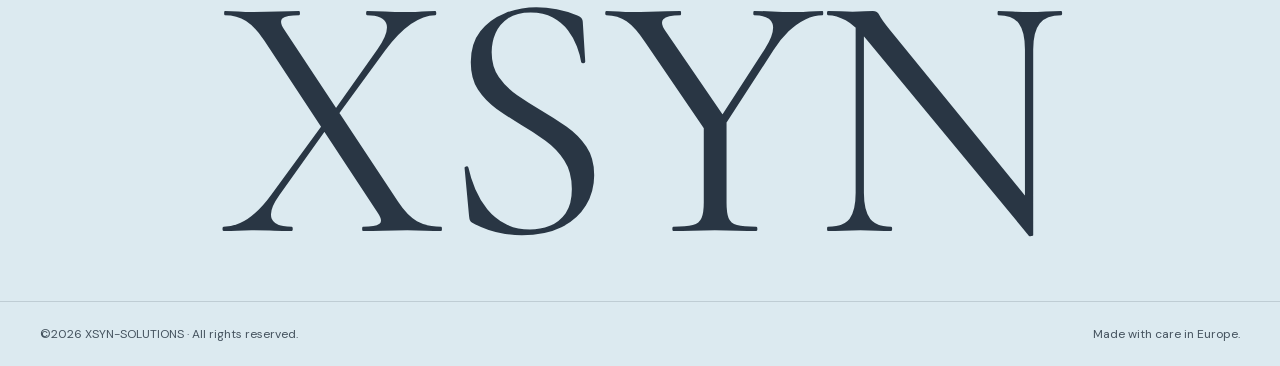
<file: shop/index.html>
<!DOCTYPE html><html lang="en" class="__variable_ded346 __variable_231f96"><head><meta charSet="utf-8"/><meta name="viewport" content="width=device-width, initial-scale=1"/><link rel="preload" href="/_next/static/media/13971731025ec697-s.p.woff2" as="font" crossorigin="" type="font/woff2"/><link rel="preload" href="/_next/static/media/7b89a4fd5e90ede0-s.p.woff2" as="font" crossorigin="" type="font/woff2"/><link rel="preload" as="image" href="/images/product-face.jpg"/><link rel="preload" as="image" href="/images/ing-aloe.png"/><link rel="preload" as="image" href="/images/bundle-single.jpg"/><link rel="preload" as="image" href="/images/bundle-duo.jpg"/><link rel="preload" as="image" href="/images/bundle-family.jpg"/><link rel="stylesheet" href="/_next/static/css/c62c51d11decdec0.css" data-precedence="next"/><link rel="preload" as="script" fetchPriority="low" href="/_next/static/chunks/webpack-26fd1341316477da.js"/><script src="/_next/static/chunks/fd9d1056-0395f68b8cc78a20.js" async=""></script><script src="/_next/static/chunks/23-1a85f603b7b3d212.js" async=""></script><script src="/_next/static/chunks/main-app-933a9a9d6e521547.js" async=""></script><script src="/_next/static/chunks/app/shop/page-edcc9d5ce3f4fdf3.js" async=""></script><script src="/_next/static/chunks/231-a6fe82a4589e91cf.js" async=""></script><script src="/_next/static/chunks/app/layout-91d6ff5edd15927c.js" async=""></script><title>XSYN-4 — Turn Your Burn Into a Tan</title><meta name="description" content="XSYN-4 Sunburn Rescue Cream — instant relief and fast restoration. 100% natural, dermatologically tested."/><meta name="next-size-adjust"/><script src="/_next/static/chunks/polyfills-78c92fac7aa8fdd8.js" noModule=""></script></head><body class="font-sans bg-cream text-charcoal"><header class="fixed top-0 left-0 right-0 z-50 transition-all duration-300 bg-transparent"><nav class="mx-auto flex max-w-7xl items-center justify-between px-6 py-4 md:px-10"><a aria-label="XSYN — back to home" class="font-display text-2xl md:text-3xl tracking-wide text-cream hover:opacity-80 transition" href="/">XSYN</a><div class="hidden items-center gap-8 md:flex"><button type="button" aria-expanded="false" class="font-sans text-sm uppercase tracking-[0.2em] text-cream/90 hover:opacity-100 flex items-center gap-1">Learn <span aria-hidden="true" class="text-xs">▾</span></button><a class="rounded-full bg-ocean px-6 py-3 font-sans text-sm uppercase tracking-[0.15em] text-cream shadow-sm transition hover:bg-ocean/90" href="/shop/">Order Now</a></div><button aria-label="Menu" class="md:hidden text-cream"><span class="block h-0.5 w-7 bg-cream mb-1.5"></span><span class="block h-0.5 w-7 bg-cream mb-1.5"></span><span class="block h-0.5 w-7 bg-cream"></span></button></nav></header><div class="fixed inset-0 z-40 transition-all duration-300 opacity-0 pointer-events-none" aria-hidden="true"><button aria-label="Close menu" class="absolute inset-0 bg-charcoal/40 backdrop-blur-sm cursor-default"></button><div class="absolute inset-x-0 top-[72px] bottom-0 md:bottom-auto md:max-h-[calc(100vh-72px)] bg-cream shadow-2xl overflow-y-auto"><div class="mx-auto max-w-7xl px-6 md:px-10 py-12 md:py-16"><div class="grid md:grid-cols-[1.3fr_1fr] gap-12"><div><p class="font-sans text-xs uppercase tracking-[0.35em] text-coral mb-8">Learn About XSYN-4</p><ul class="space-y-6"><li><a class="group flex flex-col md:flex-row md:items-baseline md:justify-between md:gap-8 border-b border-charcoal/10 pb-5" href="/about/founder/"><span class="font-display text-3xl md:text-4xl text-charcoal group-hover:text-coral transition">Founder Story</span><span class="font-sans text-sm text-charcoal/75 md:text-right md:max-w-xs mt-1 md:mt-0">Why XSYN exists, in our founder&#x27;s own words.</span></a></li><li><a class="group flex flex-col md:flex-row md:items-baseline md:justify-between md:gap-8 border-b border-charcoal/10 pb-5" href="/about/why-it-matters/"><span class="font-display text-3xl md:text-4xl text-charcoal group-hover:text-coral transition">Why It Matters</span><span class="font-sans text-sm text-charcoal/75 md:text-right md:max-w-xs mt-1 md:mt-0">Hawaii Act 104 and the global reef-safe record.</span></a></li><li><a class="group flex flex-col md:flex-row md:items-baseline md:justify-between md:gap-8 border-b border-charcoal/10 pb-5" href="/about/what-it-does/"><span class="font-display text-3xl md:text-4xl text-charcoal group-hover:text-coral transition">What It Does</span><span class="font-sans text-sm text-charcoal/75 md:text-right md:max-w-xs mt-1 md:mt-0">Cool. Repair. Nourish. How XSYN-4 actually works.</span></a></li><li><a class="group flex flex-col md:flex-row md:items-baseline md:justify-between md:gap-8 border-b border-charcoal/10 pb-5" href="/ingredients/"><span class="font-display text-3xl md:text-4xl text-charcoal group-hover:text-coral transition">Ingredients</span><span class="font-sans text-sm text-charcoal/75 md:text-right md:max-w-xs mt-1 md:mt-0">All eight components — with the clinical evidence behind each.</span></a></li><li><a class="group flex flex-col md:flex-row md:items-baseline md:justify-between md:gap-8 border-b border-charcoal/10 pb-5" href="/contact/"><span class="font-display text-3xl md:text-4xl text-charcoal group-hover:text-coral transition">Get In Touch</span><span class="font-sans text-sm text-charcoal/75 md:text-right md:max-w-xs mt-1 md:mt-0">Customer support and partnerships.</span></a></li></ul></div><div class="grid grid-cols-1 sm:grid-cols-2 md:grid-cols-1 gap-6"><a class="relative rounded-3xl overflow-hidden aspect-[4/5] group" href="/about/founder/"><img src="/images/product-face.jpg" alt="Founder Story" class="absolute inset-0 h-full w-full object-cover transition-transform duration-500 group-hover:scale-105"/><div class="absolute inset-0 bg-gradient-to-t from-charcoal/70 via-charcoal/10 to-transparent"></div><div class="absolute bottom-6 left-6 right-6"><p class="font-sans text-xs uppercase tracking-[0.3em] text-cream/80 mb-2">Explore</p><p class="font-display text-3xl text-cream">Founder Story</p></div></a><a class="relative rounded-3xl overflow-hidden aspect-[4/5] group" href="/ingredients/"><img src="/images/ing-aloe.png" alt="Ingredients" class="absolute inset-0 h-full w-full object-cover transition-transform duration-500 group-hover:scale-105"/><div class="absolute inset-0 bg-gradient-to-t from-charcoal/70 via-charcoal/10 to-transparent"></div><div class="absolute bottom-6 left-6 right-6"><p class="font-sans text-xs uppercase tracking-[0.3em] text-cream/80 mb-2">Explore</p><p class="font-display text-3xl text-cream">Ingredients</p></div></a></div></div></div></div></div><div class="fixed inset-0 z-50 bg-charcoal/40 backdrop-blur-sm transition-opacity duration-300 opacity-0 pointer-events-none" aria-hidden="true"></div><div class="fixed top-0 right-0 z-50 h-full w-full max-w-md bg-cream shadow-2xl flex flex-col transition-transform duration-300 translate-x-full"><div class="flex items-center justify-between px-6 py-5 border-b border-sand"><div><h2 class="font-display text-2xl text-charcoal">Join the Waitlist</h2><p class="font-sans text-xs text-charcoal/50 mt-0.5">Be first to know when we launch.</p></div><button type="button" class="font-sans text-charcoal/50 hover:text-charcoal text-xl leading-none" aria-label="Close">✕</button></div><div class="flex-1 overflow-y-auto px-6 py-6"><form class="space-y-6"><p class="font-sans text-sm text-charcoal/70 leading-relaxed">Reserve your spot — we&#x27;ll reach out the moment XSYN-4 is available.</p><div><p class="font-sans text-xs uppercase tracking-[0.2em] text-charcoal/60 mb-3">Your order</p><div class="space-y-2"><div class="rounded-2xl border px-4 py-3 transition border-sand"><div class="flex items-center justify-between gap-3"><label class="flex items-center gap-3 cursor-pointer flex-1"><input type="checkbox" class="h-4 w-4 accent-ocean rounded"/><div><p class="font-display text-base text-charcoal leading-tight">Single Tube</p><p class="font-sans text-xs text-charcoal/50">€32 / tube</p></div></label><div class="flex items-center gap-2 shrink-0"><p class="font-display text-base text-charcoal w-10 text-right">€<!-- -->32</p></div></div></div><div class="rounded-2xl border px-4 py-3 transition border-sand"><div class="flex items-center justify-between gap-3"><label class="flex items-center gap-3 cursor-pointer flex-1"><input type="checkbox" class="h-4 w-4 accent-ocean rounded"/><div><p class="font-display text-base text-charcoal leading-tight">Holiday Bundle · 2-Pack</p><p class="font-sans text-xs text-charcoal/50">€28 / tube<!-- --> · Save €8</p></div></label><div class="flex items-center gap-2 shrink-0"><p class="font-display text-base text-charcoal w-10 text-right">€<!-- -->56</p></div></div></div><div class="rounded-2xl border px-4 py-3 transition border-sand"><div class="flex items-center justify-between gap-3"><label class="flex items-center gap-3 cursor-pointer flex-1"><input type="checkbox" class="h-4 w-4 accent-ocean rounded"/><div><p class="font-display text-base text-charcoal leading-tight">Family Bundle · 4-Pack</p><p class="font-sans text-xs text-charcoal/50">€26 / tube<!-- --> · Save €24</p></div></label><div class="flex items-center gap-2 shrink-0"><p class="font-display text-base text-charcoal w-10 text-right">€<!-- -->104</p></div></div></div></div></div><div><label for="wl-name" class="block font-sans text-xs uppercase tracking-[0.2em] text-charcoal/60 mb-2">Full Name <span class="text-plum">*</span></label><input id="wl-name" type="text" required="" placeholder="Jane Smith" class="w-full rounded-xl border border-sand px-4 py-3 font-sans text-sm text-charcoal placeholder:text-charcoal/30 focus:outline-none focus:border-ocean bg-white" value=""/></div><div><label for="wl-email" class="block font-sans text-xs uppercase tracking-[0.2em] text-charcoal/60 mb-2">Email <span class="text-plum">*</span></label><input id="wl-email" type="email" required="" placeholder="jane@example.com" class="w-full rounded-xl border border-sand px-4 py-3 font-sans text-sm text-charcoal placeholder:text-charcoal/30 focus:outline-none focus:border-ocean bg-white" value=""/></div><div><label for="wl-phone" class="block font-sans text-xs uppercase tracking-[0.2em] text-charcoal/60 mb-2">Phone <span class="text-charcoal/30 normal-case tracking-normal">(optional)</span></label><input id="wl-phone" type="tel" placeholder="+353 87 123 4567" class="w-full rounded-xl border border-sand px-4 py-3 font-sans text-sm text-charcoal placeholder:text-charcoal/30 focus:outline-none focus:border-ocean bg-white" value=""/></div><button type="submit" disabled="" class="w-full rounded-full bg-ocean py-4 font-sans text-sm uppercase tracking-[0.2em] text-cream hover:bg-ocean/90 disabled:opacity-50 transition">Reserve My Spot</button><p class="font-sans text-xs text-charcoal/40 text-center">No payment required. We&#x27;ll reach out when XSYN-4 is ready to ship.</p></form></div></div><main><div class="h-24 bg-cream"></div><section class="bg-cream pb-24 px-6 md:px-10"><div class="mx-auto max-w-7xl grid lg:grid-cols-[1.1fr_1fr] gap-16 items-start"><div class="grid grid-cols-[1fr_auto] gap-3 md:gap-4 w-full"><div class="relative w-full aspect-[4/5] rounded-3xl overflow-hidden"><img src="/images/bundle-single.jpg" alt="XSYN-4 single tube product portrait" class="absolute inset-0 h-full w-full object-cover transition-opacity duration-500 opacity-100"/><img src="/images/bundle-duo.jpg" alt="Two women holding XSYN-4 tubes" class="absolute inset-0 h-full w-full object-cover transition-opacity duration-500 opacity-0"/><img src="/images/bundle-family.jpg" alt="Family of four with XSYN-4 tubes" class="absolute inset-0 h-full w-full object-cover transition-opacity duration-500 opacity-0"/></div><div class="flex flex-col gap-3 md:gap-4 w-20 sm:w-24 md:w-28"><button type="button" aria-label="Show XSYN-4 single tube product portrait" aria-current="true" class="relative w-full aspect-square rounded-2xl overflow-hidden border-2 transition group border-ocean"><img src="/images/bundle-single.jpg" alt="XSYN-4 single tube product portrait" class="h-full w-full object-cover transition-transform duration-300 group-hover:scale-105"/></button><button type="button" aria-label="Show Two women holding XSYN-4 tubes" class="relative w-full aspect-square rounded-2xl overflow-hidden border-2 transition group border-transparent hover:border-ocean/60"><img src="/images/bundle-duo.jpg" alt="Two women holding XSYN-4 tubes" class="h-full w-full object-cover transition-transform duration-300 group-hover:scale-105"/></button><button type="button" aria-label="Show Family of four with XSYN-4 tubes" class="relative w-full aspect-square rounded-2xl overflow-hidden border-2 transition group border-transparent hover:border-ocean/60"><img src="/images/bundle-family.jpg" alt="Family of four with XSYN-4 tubes" class="h-full w-full object-cover transition-transform duration-300 group-hover:scale-105"/></button></div></div><div class="lg:sticky lg:top-28"><p class="font-sans text-xs uppercase tracking-[0.3em] text-ocean mb-3">Coming Soon</p><h1 class="font-display text-5xl md:text-6xl text-charcoal leading-[1.05] mb-4">Sunburn Rescue Cream</h1><p class="font-sans text-base text-charcoal/80 leading-relaxed mb-6 max-w-lg">Repairs over UV exposure reaction. 100% natural ingredients. No oxybenzone, no octinoxate, no parabens, no synthetic fragrance. Dermatologically tested.</p><div class="flex items-baseline gap-3 mb-2"><span class="font-display text-5xl text-charcoal">€<!-- -->32</span><span class="font-sans text-sm text-charcoal/60 line-through">€<!-- -->38</span></div><p class="font-sans text-xs uppercase tracking-[0.2em] text-charcoal/60 mb-8">€32 / tube</p><p class="font-sans text-xs uppercase tracking-[0.25em] text-teal mb-3">Choose your bundle</p><div class="space-y-3 mb-8"><label class="flex items-center justify-between gap-4 rounded-2xl border px-5 py-4 cursor-pointer transition border-ocean bg-sky/20"><div class="flex items-center gap-4"><input type="radio" class="h-4 w-4 accent-ocean" name="bundle" checked=""/><div><p class="font-display text-lg text-charcoal leading-tight">Single Tube</p><p class="font-sans text-xs text-charcoal/70">One 80ml tube · perfect for one trip</p></div></div><div class="text-right"><p class="font-display text-lg text-charcoal">€<!-- -->32</p></div></label><label class="flex items-center justify-between gap-4 rounded-2xl border px-5 py-4 cursor-pointer transition border-sand bg-cream hover:border-ocean/50"><div class="flex items-center gap-4"><input type="radio" class="h-4 w-4 accent-ocean" name="bundle"/><div><p class="font-display text-lg text-charcoal leading-tight">Holiday Bundle · 2-Pack</p><p class="font-sans text-xs text-charcoal/70">Two tubes — share one, keep one.</p></div></div><div class="text-right"><p class="font-display text-lg text-charcoal">€<!-- -->56</p><p class="font-sans text-[10px] uppercase tracking-[0.2em] text-coral">Save €8</p></div></label><label class="flex items-center justify-between gap-4 rounded-2xl border px-5 py-4 cursor-pointer transition border-sand bg-cream hover:border-ocean/50"><div class="flex items-center gap-4"><input type="radio" class="h-4 w-4 accent-ocean" name="bundle"/><div><p class="font-display text-lg text-charcoal leading-tight">Family Bundle · 4-Pack</p><p class="font-sans text-xs text-charcoal/70">For the whole holiday house.</p></div></div><div class="text-right"><p class="font-display text-lg text-charcoal">€<!-- -->104</p><p class="font-sans text-[10px] uppercase tracking-[0.2em] text-coral">Save €24</p></div></label></div><button type="button" class="w-full rounded-full bg-ocean py-4 font-sans text-sm uppercase tracking-[0.2em] text-cream hover:bg-ocean/90 transition">Join the Waitlist</button><div class="mt-4 flex flex-wrap gap-x-6 gap-y-2 font-sans text-xs uppercase tracking-[0.2em] text-charcoal/70"><span>✦ No payment required</span><span>✦ Free EU Shipping at launch</span><span>✦ 30-Day Returns</span></div><div class="mt-10 border-t border-sand pt-6 space-y-3 font-sans text-sm text-charcoal/80 leading-relaxed"><p><span class="font-display text-charcoal">Volume:</span> 80ml / 2.71 fl oz tube</p><p><span class="font-display text-charcoal">Skin types:</span> All skin types, including sensitive.</p><p><span class="font-display text-charcoal">How to use:</span> Apply a generous amount to sunburned areas 2 to 3 times with a 45-minute interval. Avoid open wounds.</p><p><span class="font-display text-charcoal">What it does:</span> Cools on contact, supports skin recovery, hydrates and helps turn UV exposure into a lasting glow.</p></div></div></div></section></main><footer class="bg-sand text-charcoal"><div class="mx-auto max-w-7xl px-6 pt-20 md:px-10"><div class="grid gap-12 md:grid-cols-3"><div><p class="font-sans text-xs uppercase tracking-[0.3em] text-coral mb-3">XSYN-4 · Sunburn Rescue Cream</p><p class="font-display text-2xl text-charcoal leading-snug max-w-xs">Premium, natural relief — made by hand in Europe.</p></div><div><h4 class="font-display text-xl mb-4">Explore</h4><ul class="space-y-2 font-sans text-sm"><li><a class="hover:text-coral" href="/about/">About</a></li><li><a class="hover:text-coral" href="/ingredients/">Ingredients</a></li><li><a class="hover:text-coral" href="/shop/">Shop</a></li><li><a class="hover:text-coral" href="/contact/">Contact</a></li><li><a class="hover:text-coral" href="#">Privacy Policy</a></li><li><a class="hover:text-coral" href="#">Terms of Service</a></li></ul></div><div><h4 class="font-display text-xl mb-4">Stay in the sun</h4><p class="font-sans text-sm opacity-80 mb-4">Subscribe for premium skincare tips, exclusive deals, and the latest news.</p><form class="flex gap-2"><label for="newsletter-email" class="sr-only">Email address</label><input id="newsletter-email" type="email" required="" placeholder="your@email.com" class="flex-1 rounded-full border border-charcoal/20 bg-cream px-4 py-2 font-sans text-sm focus:border-coral focus:outline-none" value=""/><button type="submit" class="rounded-full bg-ocean px-5 py-2 font-sans text-sm uppercase tracking-[0.15em] text-cream">Join</button></form></div></div></div><div class="relative overflow-hidden mt-16 pb-8 px-4"><a aria-label="XSYN — home" href="/"><p aria-hidden="true" class="font-display text-[clamp(6rem,28vw,22rem)] leading-[0.85] text-charcoal/95 tracking-[-0.02em] text-center select-none">XSYN</p></a></div><div class="border-t border-charcoal/15 px-6 md:px-10 py-6"><div class="mx-auto max-w-7xl flex flex-col md:flex-row md:items-center md:justify-between gap-3 text-xs font-sans opacity-80"><p>©2026 XSYN-SOLUTIONS · All rights reserved.</p><p>Made with care in Europe.</p></div></div></footer><script src="/_next/static/chunks/webpack-26fd1341316477da.js" async=""></script><script>(self.__next_f=self.__next_f||[]).push([0]);self.__next_f.push([2,null])</script><script>self.__next_f.push([1,"1:HL[\"/_next/static/media/13971731025ec697-s.p.woff2\",\"font\",{\"crossOrigin\":\"\",\"type\":\"font/woff2\"}]\n2:HL[\"/_next/static/media/7b89a4fd5e90ede0-s.p.woff2\",\"font\",{\"crossOrigin\":\"\",\"type\":\"font/woff2\"}]\n3:HL[\"/_next/static/css/c62c51d11decdec0.css\",\"style\"]\n"])</script><script>self.__next_f.push([1,"4:I[5751,[],\"\"]\n6:I[6513,[],\"ClientPageRoot\"]\n7:I[9346,[\"21\",\"static/chunks/app/shop/page-edcc9d5ce3f4fdf3.js\"],\"default\"]\n8:I[9275,[],\"\"]\n9:I[1343,[],\"\"]\na:I[463,[\"231\",\"static/chunks/231-a6fe82a4589e91cf.js\",\"185\",\"static/chunks/app/layout-91d6ff5edd15927c.js\"],\"WaitlistProvider\"]\nb:I[8935,[\"231\",\"static/chunks/231-a6fe82a4589e91cf.js\",\"185\",\"static/chunks/app/layout-91d6ff5edd15927c.js\"],\"Navbar\"]\nc:I[170,[\"231\",\"static/chunks/231-a6fe82a4589e91cf.js\",\"185\",\"static/chunks/app/layout-91d6ff5edd15927c.js\"],\"WaitlistDrawer\"]\nd:I[2674,[\"231\",\"static/chunks/231-a6fe82a4589e91cf.js\",\"185\",\"static/chunks/app/layout-91d6ff5edd15927c.js\"],\"Footer\"]\nf:I[6130,[],\"\"]\n10:[]\n"])</script><script>self.__next_f.push([1,"0:[[[\"$\",\"link\",\"0\",{\"rel\":\"stylesheet\",\"href\":\"/_next/static/css/c62c51d11decdec0.css\",\"precedence\":\"next\",\"crossOrigin\":\"$undefined\"}]],[\"$\",\"$L4\",null,{\"buildId\":\"Z8x9rnBaG4cLFVJH1JVoJ\",\"assetPrefix\":\"\",\"initialCanonicalUrl\":\"/shop/\",\"initialTree\":[\"\",{\"children\":[\"shop\",{\"children\":[\"__PAGE__\",{}]}]},\"$undefined\",\"$undefined\",true],\"initialSeedData\":[\"\",{\"children\":[\"shop\",{\"children\":[\"__PAGE__\",{},[[\"$L5\",[\"$\",\"$L6\",null,{\"props\":{\"params\":{},\"searchParams\":{}},\"Component\":\"$7\"}]],null],null]},[\"$\",\"$L8\",null,{\"parallelRouterKey\":\"children\",\"segmentPath\":[\"children\",\"shop\",\"children\"],\"error\":\"$undefined\",\"errorStyles\":\"$undefined\",\"errorScripts\":\"$undefined\",\"template\":[\"$\",\"$L9\",null,{}],\"templateStyles\":\"$undefined\",\"templateScripts\":\"$undefined\",\"notFound\":\"$undefined\",\"notFoundStyles\":\"$undefined\",\"styles\":null}],null]},[[\"$\",\"html\",null,{\"lang\":\"en\",\"className\":\"__variable_ded346 __variable_231f96\",\"children\":[\"$\",\"body\",null,{\"className\":\"font-sans bg-cream text-charcoal\",\"children\":[\"$\",\"$La\",null,{\"children\":[[\"$\",\"$Lb\",null,{}],[\"$\",\"$Lc\",null,{}],[\"$\",\"main\",null,{\"children\":[\"$\",\"$L8\",null,{\"parallelRouterKey\":\"children\",\"segmentPath\":[\"children\"],\"error\":\"$undefined\",\"errorStyles\":\"$undefined\",\"errorScripts\":\"$undefined\",\"template\":[\"$\",\"$L9\",null,{}],\"templateStyles\":\"$undefined\",\"templateScripts\":\"$undefined\",\"notFound\":[[\"$\",\"title\",null,{\"children\":\"404: This page could not be found.\"}],[\"$\",\"div\",null,{\"style\":{\"fontFamily\":\"system-ui,\\\"Segoe UI\\\",Roboto,Helvetica,Arial,sans-serif,\\\"Apple Color Emoji\\\",\\\"Segoe UI Emoji\\\"\",\"height\":\"100vh\",\"textAlign\":\"center\",\"display\":\"flex\",\"flexDirection\":\"column\",\"alignItems\":\"center\",\"justifyContent\":\"center\"},\"children\":[\"$\",\"div\",null,{\"children\":[[\"$\",\"style\",null,{\"dangerouslySetInnerHTML\":{\"__html\":\"body{color:#000;background:#fff;margin:0}.next-error-h1{border-right:1px solid rgba(0,0,0,.3)}@media (prefers-color-scheme:dark){body{color:#fff;background:#000}.next-error-h1{border-right:1px solid rgba(255,255,255,.3)}}\"}}],[\"$\",\"h1\",null,{\"className\":\"next-error-h1\",\"style\":{\"display\":\"inline-block\",\"margin\":\"0 20px 0 0\",\"padding\":\"0 23px 0 0\",\"fontSize\":24,\"fontWeight\":500,\"verticalAlign\":\"top\",\"lineHeight\":\"49px\"},\"children\":\"404\"}],[\"$\",\"div\",null,{\"style\":{\"display\":\"inline-block\"},\"children\":[\"$\",\"h2\",null,{\"style\":{\"fontSize\":14,\"fontWeight\":400,\"lineHeight\":\"49px\",\"margin\":0},\"children\":\"This page could not be found.\"}]}]]}]}]],\"notFoundStyles\":[],\"styles\":null}]}],[\"$\",\"$Ld\",null,{}]]}]}]}],null],null],\"couldBeIntercepted\":false,\"initialHead\":[null,\"$Le\"],\"globalErrorComponent\":\"$f\",\"missingSlots\":\"$W10\"}]]\n"])</script><script>self.__next_f.push([1,"e:[[\"$\",\"meta\",\"0\",{\"name\":\"viewport\",\"content\":\"width=device-width, initial-scale=1\"}],[\"$\",\"meta\",\"1\",{\"charSet\":\"utf-8\"}],[\"$\",\"title\",\"2\",{\"children\":\"XSYN-4 — Turn Your Burn Into a Tan\"}],[\"$\",\"meta\",\"3\",{\"name\":\"description\",\"content\":\"XSYN-4 Sunburn Rescue Cream — instant relief and fast restoration. 100% natural, dermatologically tested.\"}],[\"$\",\"meta\",\"4\",{\"name\":\"next-size-adjust\"}]]\n5:null\n"])</script></body></html>
</file>
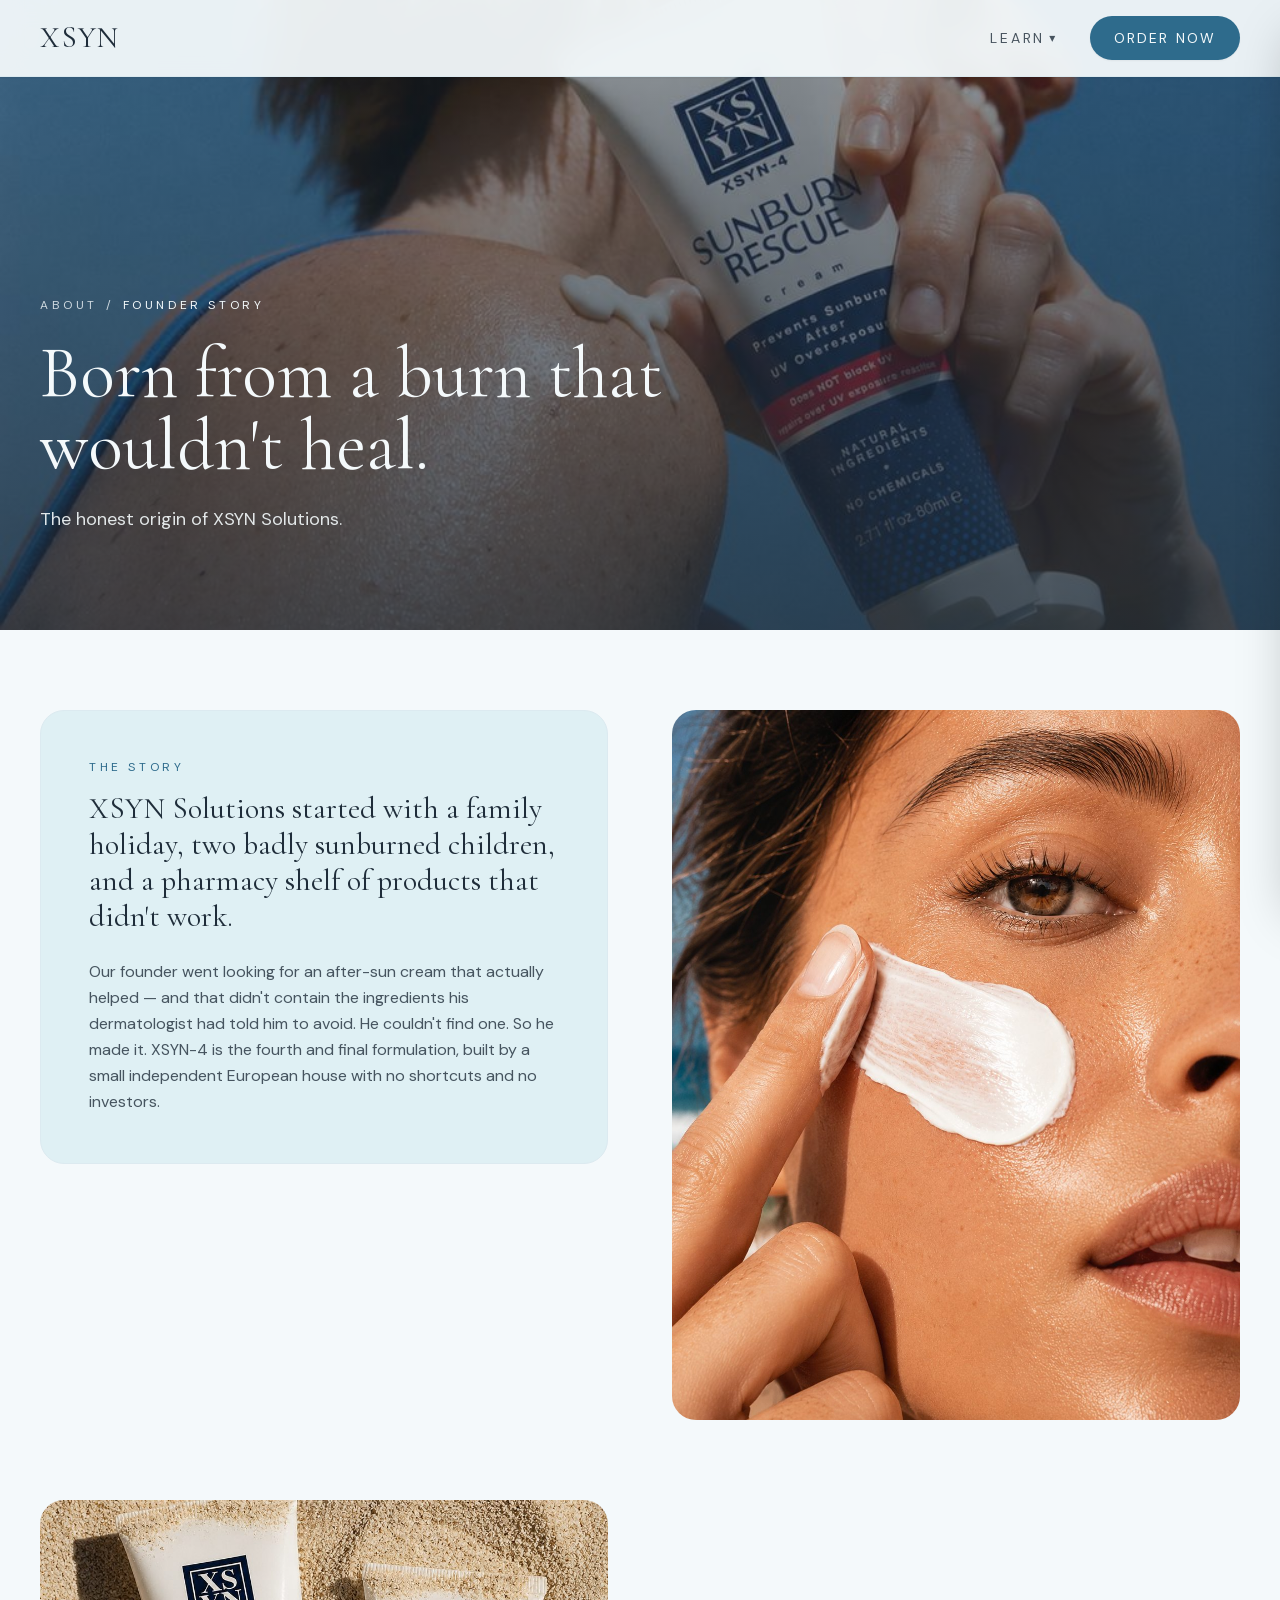
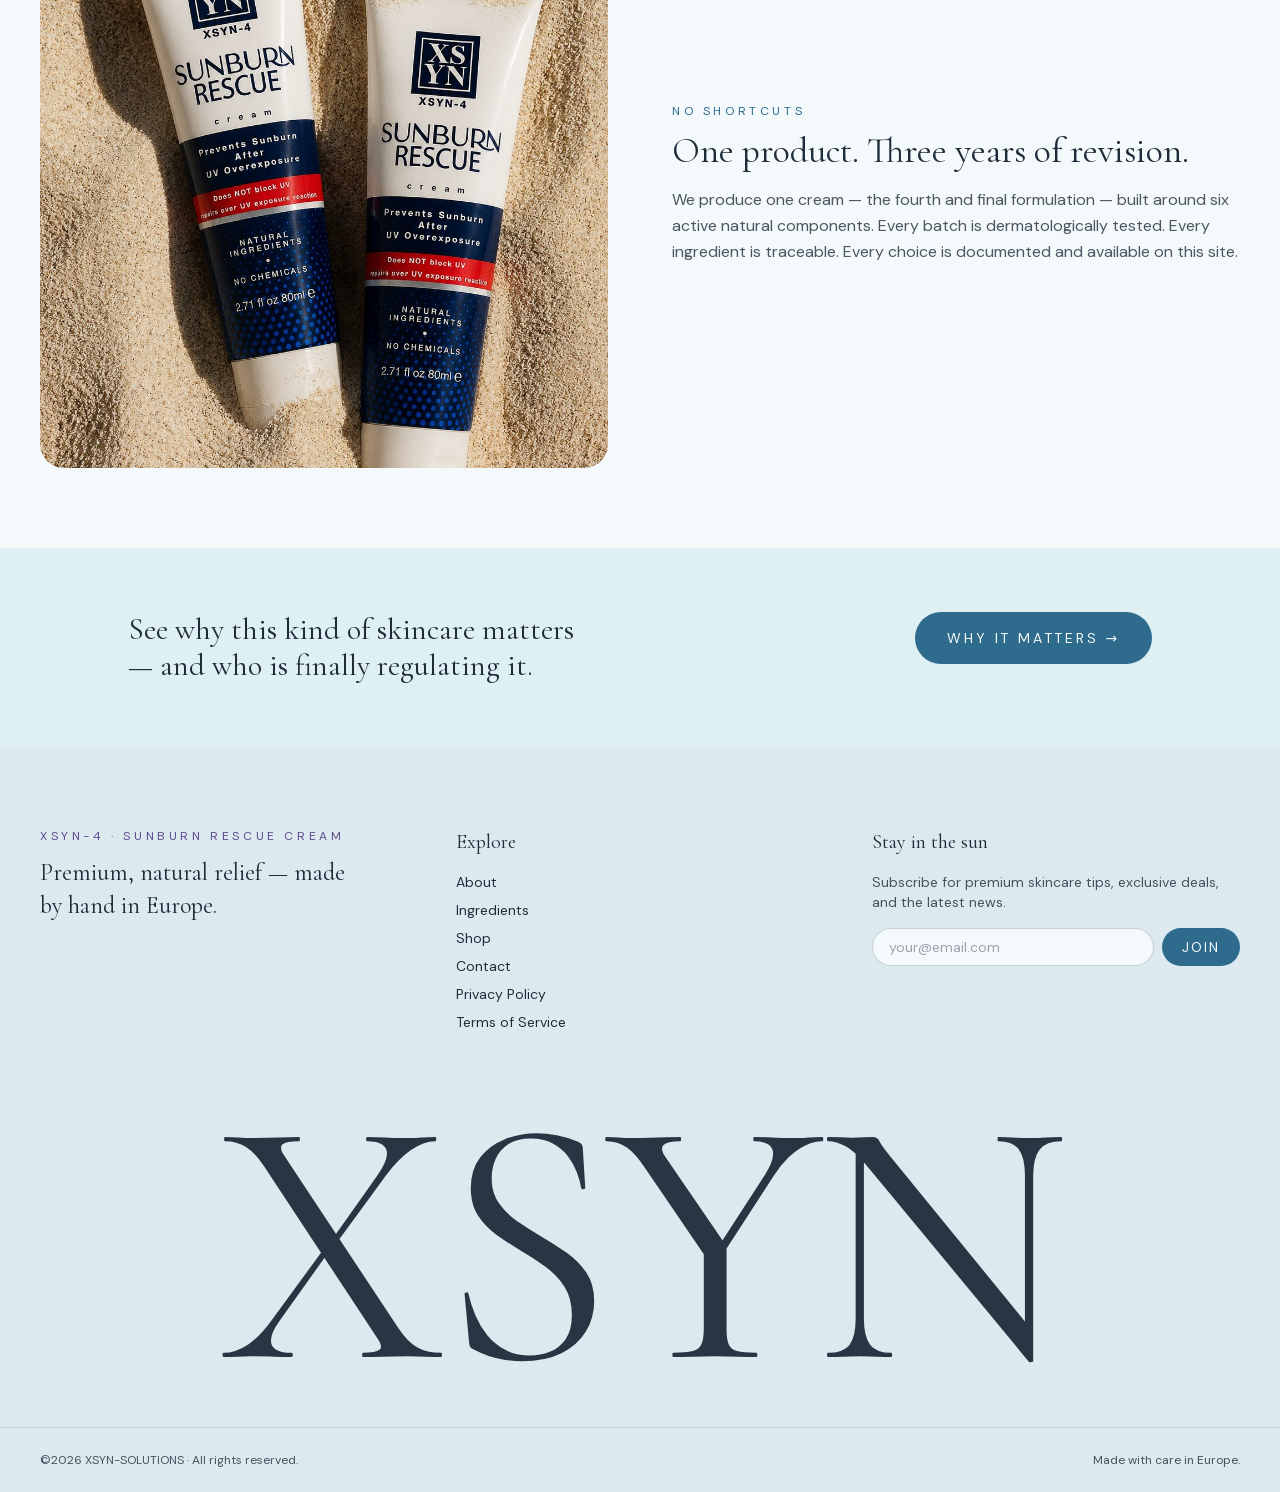
<file: about/founder/index.html>
<!DOCTYPE html><html lang="en" class="__variable_ded346 __variable_231f96"><head><meta charSet="utf-8"/><meta name="viewport" content="width=device-width, initial-scale=1"/><link rel="preload" href="/_next/static/media/13971731025ec697-s.p.woff2" as="font" crossorigin="" type="font/woff2"/><link rel="preload" href="/_next/static/media/7b89a4fd5e90ede0-s.p.woff2" as="font" crossorigin="" type="font/woff2"/><link rel="preload" as="image" href="/images/product-face.jpg"/><link rel="preload" as="image" href="/images/ing-aloe.png"/><link rel="preload" as="image" href="/images/lifestyle-shoulder.jpg"/><link rel="preload" as="image" href="/images/product-pair.jpg"/><link rel="stylesheet" href="/_next/static/css/c62c51d11decdec0.css" data-precedence="next"/><link rel="preload" as="script" fetchPriority="low" href="/_next/static/chunks/webpack-26fd1341316477da.js"/><script src="/_next/static/chunks/fd9d1056-0395f68b8cc78a20.js" async=""></script><script src="/_next/static/chunks/23-1a85f603b7b3d212.js" async=""></script><script src="/_next/static/chunks/main-app-933a9a9d6e521547.js" async=""></script><script src="/_next/static/chunks/231-a6fe82a4589e91cf.js" async=""></script><script src="/_next/static/chunks/app/about/founder/page-9ab52e7593606198.js" async=""></script><script src="/_next/static/chunks/app/layout-91d6ff5edd15927c.js" async=""></script><title>XSYN-4 — Turn Your Burn Into a Tan</title><meta name="description" content="XSYN-4 Sunburn Rescue Cream — instant relief and fast restoration. 100% natural, dermatologically tested."/><meta name="next-size-adjust"/><script src="/_next/static/chunks/polyfills-78c92fac7aa8fdd8.js" noModule=""></script></head><body class="font-sans bg-cream text-charcoal"><header class="fixed top-0 left-0 right-0 z-50 transition-all duration-300 bg-transparent"><nav class="mx-auto flex max-w-7xl items-center justify-between px-6 py-4 md:px-10"><a aria-label="XSYN — back to home" class="font-display text-2xl md:text-3xl tracking-wide text-cream hover:opacity-80 transition" href="/">XSYN</a><div class="hidden items-center gap-8 md:flex"><button type="button" aria-expanded="false" class="font-sans text-sm uppercase tracking-[0.2em] text-cream/90 hover:opacity-100 flex items-center gap-1">Learn <span aria-hidden="true" class="text-xs">▾</span></button><a class="rounded-full bg-ocean px-6 py-3 font-sans text-sm uppercase tracking-[0.15em] text-cream shadow-sm transition hover:bg-ocean/90" href="/shop/">Order Now</a></div><button aria-label="Menu" class="md:hidden text-cream"><span class="block h-0.5 w-7 bg-cream mb-1.5"></span><span class="block h-0.5 w-7 bg-cream mb-1.5"></span><span class="block h-0.5 w-7 bg-cream"></span></button></nav></header><div class="fixed inset-0 z-40 transition-all duration-300 opacity-0 pointer-events-none" aria-hidden="true"><button aria-label="Close menu" class="absolute inset-0 bg-charcoal/40 backdrop-blur-sm cursor-default"></button><div class="absolute inset-x-0 top-[72px] bottom-0 md:bottom-auto md:max-h-[calc(100vh-72px)] bg-cream shadow-2xl overflow-y-auto"><div class="mx-auto max-w-7xl px-6 md:px-10 py-12 md:py-16"><div class="grid md:grid-cols-[1.3fr_1fr] gap-12"><div><p class="font-sans text-xs uppercase tracking-[0.35em] text-coral mb-8">Learn About XSYN-4</p><ul class="space-y-6"><li><a class="group flex flex-col md:flex-row md:items-baseline md:justify-between md:gap-8 border-b border-charcoal/10 pb-5" href="/about/founder/"><span class="font-display text-3xl md:text-4xl text-charcoal group-hover:text-coral transition">Founder Story</span><span class="font-sans text-sm text-charcoal/75 md:text-right md:max-w-xs mt-1 md:mt-0">Why XSYN exists, in our founder&#x27;s own words.</span></a></li><li><a class="group flex flex-col md:flex-row md:items-baseline md:justify-between md:gap-8 border-b border-charcoal/10 pb-5" href="/about/why-it-matters/"><span class="font-display text-3xl md:text-4xl text-charcoal group-hover:text-coral transition">Why It Matters</span><span class="font-sans text-sm text-charcoal/75 md:text-right md:max-w-xs mt-1 md:mt-0">Hawaii Act 104 and the global reef-safe record.</span></a></li><li><a class="group flex flex-col md:flex-row md:items-baseline md:justify-between md:gap-8 border-b border-charcoal/10 pb-5" href="/about/what-it-does/"><span class="font-display text-3xl md:text-4xl text-charcoal group-hover:text-coral transition">What It Does</span><span class="font-sans text-sm text-charcoal/75 md:text-right md:max-w-xs mt-1 md:mt-0">Cool. Repair. Nourish. How XSYN-4 actually works.</span></a></li><li><a class="group flex flex-col md:flex-row md:items-baseline md:justify-between md:gap-8 border-b border-charcoal/10 pb-5" href="/ingredients/"><span class="font-display text-3xl md:text-4xl text-charcoal group-hover:text-coral transition">Ingredients</span><span class="font-sans text-sm text-charcoal/75 md:text-right md:max-w-xs mt-1 md:mt-0">All eight components — with the clinical evidence behind each.</span></a></li><li><a class="group flex flex-col md:flex-row md:items-baseline md:justify-between md:gap-8 border-b border-charcoal/10 pb-5" href="/contact/"><span class="font-display text-3xl md:text-4xl text-charcoal group-hover:text-coral transition">Get In Touch</span><span class="font-sans text-sm text-charcoal/75 md:text-right md:max-w-xs mt-1 md:mt-0">Customer support and partnerships.</span></a></li></ul></div><div class="grid grid-cols-1 sm:grid-cols-2 md:grid-cols-1 gap-6"><a class="relative rounded-3xl overflow-hidden aspect-[4/5] group" href="/about/founder/"><img src="/images/product-face.jpg" alt="Founder Story" class="absolute inset-0 h-full w-full object-cover transition-transform duration-500 group-hover:scale-105"/><div class="absolute inset-0 bg-gradient-to-t from-charcoal/70 via-charcoal/10 to-transparent"></div><div class="absolute bottom-6 left-6 right-6"><p class="font-sans text-xs uppercase tracking-[0.3em] text-cream/80 mb-2">Explore</p><p class="font-display text-3xl text-cream">Founder Story</p></div></a><a class="relative rounded-3xl overflow-hidden aspect-[4/5] group" href="/ingredients/"><img src="/images/ing-aloe.png" alt="Ingredients" class="absolute inset-0 h-full w-full object-cover transition-transform duration-500 group-hover:scale-105"/><div class="absolute inset-0 bg-gradient-to-t from-charcoal/70 via-charcoal/10 to-transparent"></div><div class="absolute bottom-6 left-6 right-6"><p class="font-sans text-xs uppercase tracking-[0.3em] text-cream/80 mb-2">Explore</p><p class="font-display text-3xl text-cream">Ingredients</p></div></a></div></div></div></div></div><div class="fixed inset-0 z-50 bg-charcoal/40 backdrop-blur-sm transition-opacity duration-300 opacity-0 pointer-events-none" aria-hidden="true"></div><div class="fixed top-0 right-0 z-50 h-full w-full max-w-md bg-cream shadow-2xl flex flex-col transition-transform duration-300 translate-x-full"><div class="flex items-center justify-between px-6 py-5 border-b border-sand"><div><h2 class="font-display text-2xl text-charcoal">Join the Waitlist</h2><p class="font-sans text-xs text-charcoal/50 mt-0.5">Be first to know when we launch.</p></div><button type="button" class="font-sans text-charcoal/50 hover:text-charcoal text-xl leading-none" aria-label="Close">✕</button></div><div class="flex-1 overflow-y-auto px-6 py-6"><form class="space-y-6"><p class="font-sans text-sm text-charcoal/70 leading-relaxed">Reserve your spot — we&#x27;ll reach out the moment XSYN-4 is available.</p><div><p class="font-sans text-xs uppercase tracking-[0.2em] text-charcoal/60 mb-3">Your order</p><div class="space-y-2"><div class="rounded-2xl border px-4 py-3 transition border-sand"><div class="flex items-center justify-between gap-3"><label class="flex items-center gap-3 cursor-pointer flex-1"><input type="checkbox" class="h-4 w-4 accent-ocean rounded"/><div><p class="font-display text-base text-charcoal leading-tight">Single Tube</p><p class="font-sans text-xs text-charcoal/50">€32 / tube</p></div></label><div class="flex items-center gap-2 shrink-0"><p class="font-display text-base text-charcoal w-10 text-right">€<!-- -->32</p></div></div></div><div class="rounded-2xl border px-4 py-3 transition border-sand"><div class="flex items-center justify-between gap-3"><label class="flex items-center gap-3 cursor-pointer flex-1"><input type="checkbox" class="h-4 w-4 accent-ocean rounded"/><div><p class="font-display text-base text-charcoal leading-tight">Holiday Bundle · 2-Pack</p><p class="font-sans text-xs text-charcoal/50">€28 / tube<!-- --> · Save €8</p></div></label><div class="flex items-center gap-2 shrink-0"><p class="font-display text-base text-charcoal w-10 text-right">€<!-- -->56</p></div></div></div><div class="rounded-2xl border px-4 py-3 transition border-sand"><div class="flex items-center justify-between gap-3"><label class="flex items-center gap-3 cursor-pointer flex-1"><input type="checkbox" class="h-4 w-4 accent-ocean rounded"/><div><p class="font-display text-base text-charcoal leading-tight">Family Bundle · 4-Pack</p><p class="font-sans text-xs text-charcoal/50">€26 / tube<!-- --> · Save €24</p></div></label><div class="flex items-center gap-2 shrink-0"><p class="font-display text-base text-charcoal w-10 text-right">€<!-- -->104</p></div></div></div></div></div><div><label for="wl-name" class="block font-sans text-xs uppercase tracking-[0.2em] text-charcoal/60 mb-2">Full Name <span class="text-plum">*</span></label><input id="wl-name" type="text" required="" placeholder="Jane Smith" class="w-full rounded-xl border border-sand px-4 py-3 font-sans text-sm text-charcoal placeholder:text-charcoal/30 focus:outline-none focus:border-ocean bg-white" value=""/></div><div><label for="wl-email" class="block font-sans text-xs uppercase tracking-[0.2em] text-charcoal/60 mb-2">Email <span class="text-plum">*</span></label><input id="wl-email" type="email" required="" placeholder="jane@example.com" class="w-full rounded-xl border border-sand px-4 py-3 font-sans text-sm text-charcoal placeholder:text-charcoal/30 focus:outline-none focus:border-ocean bg-white" value=""/></div><div><label for="wl-phone" class="block font-sans text-xs uppercase tracking-[0.2em] text-charcoal/60 mb-2">Phone <span class="text-charcoal/30 normal-case tracking-normal">(optional)</span></label><input id="wl-phone" type="tel" placeholder="+353 87 123 4567" class="w-full rounded-xl border border-sand px-4 py-3 font-sans text-sm text-charcoal placeholder:text-charcoal/30 focus:outline-none focus:border-ocean bg-white" value=""/></div><button type="submit" disabled="" class="w-full rounded-full bg-ocean py-4 font-sans text-sm uppercase tracking-[0.2em] text-cream hover:bg-ocean/90 disabled:opacity-50 transition">Reserve My Spot</button><p class="font-sans text-xs text-charcoal/40 text-center">No payment required. We&#x27;ll reach out when XSYN-4 is ready to ship.</p></form></div></div><main><section class="relative min-h-[70vh] flex items-end overflow-hidden"><div class="absolute inset-0"><img src="/images/lifestyle-shoulder.jpg" alt="" class="h-full w-full object-cover"/><div class="absolute inset-0 bg-gradient-to-b from-charcoal/40 to-charcoal/80"></div></div><div class="relative z-10 mx-auto max-w-7xl w-full px-6 md:px-10 pb-20 md:pb-24 pt-32"><nav class="mb-6 flex flex-wrap items-center gap-2 font-sans text-xs uppercase tracking-[0.3em] text-cream/80"><a class="hover:text-cream underline-offset-4 hover:underline" href="/about/">About</a><span aria-hidden="true">/</span><span class="text-cream">Founder Story</span></nav><h1 class="font-display text-5xl md:text-7xl text-cream leading-[1.05] max-w-3xl">Born from a burn that wouldn&#x27;t heal.</h1><p class="mt-6 font-sans text-lg text-cream/90 max-w-xl leading-relaxed">The honest origin of XSYN Solutions.</p></div></section><section class="bg-cream py-20 px-6 md:px-10"><div class="mx-auto max-w-7xl grid lg:grid-cols-[1fr_1fr] gap-16 items-start"><div class="rounded-3xl bg-sky/40 border border-sand p-10 md:p-12"><p class="font-sans text-xs uppercase tracking-[0.3em] text-ocean mb-4">The Story</p><p class="font-display text-2xl md:text-3xl text-charcoal leading-snug mb-6">XSYN Solutions started with a family holiday, two badly sunburned children, and a pharmacy shelf of products that didn&#x27;t work.</p><p class="font-sans text-base text-charcoal/80 leading-relaxed">Our founder went looking for an after-sun cream that actually helped — and that didn&#x27;t contain the ingredients his dermatologist had told him to avoid. He couldn&#x27;t find one. So he made it. XSYN-4 is the fourth and final formulation, built by a small independent European house with no shortcuts and no investors.</p></div><img src="/images/product-face.jpg" alt="XSYN-4 applied to skin" class="w-full rounded-3xl object-cover aspect-[4/5]"/></div></section><section class="bg-cream pb-20 px-6 md:px-10"><div class="mx-auto max-w-7xl grid lg:grid-cols-[1fr_1fr] gap-16 items-center"><img src="/images/product-pair.jpg" alt="Two XSYN-4 tubes on sand" class="w-full rounded-3xl object-cover aspect-square lg:order-1"/><div class="lg:order-2"><p class="font-sans text-xs uppercase tracking-[0.3em] text-ocean mb-3">No Shortcuts</p><h2 class="font-display text-3xl md:text-4xl text-charcoal leading-tight mb-4">One product. Three years of revision.</h2><p class="font-sans text-base text-charcoal/80 leading-relaxed">We produce one cream — the fourth and final formulation — built around six active natural components. Every batch is dermatologically tested. Every ingredient is traceable. Every choice is documented and available on this site.</p></div></div></section><section class="bg-sky/40 py-16 px-6 md:px-10"><div class="mx-auto max-w-5xl flex flex-col md:flex-row md:items-center md:justify-between gap-6"><p class="font-display text-2xl md:text-3xl text-charcoal max-w-md leading-snug">See why this kind of skincare matters — and who is finally regulating it.</p><a class="rounded-full bg-ocean px-8 py-4 font-sans text-sm uppercase tracking-[0.2em] text-cream hover:bg-ocean/90 self-start" href="/about/why-it-matters/">Why It Matters →</a></div></section></main><footer class="bg-sand text-charcoal"><div class="mx-auto max-w-7xl px-6 pt-20 md:px-10"><div class="grid gap-12 md:grid-cols-3"><div><p class="font-sans text-xs uppercase tracking-[0.3em] text-coral mb-3">XSYN-4 · Sunburn Rescue Cream</p><p class="font-display text-2xl text-charcoal leading-snug max-w-xs">Premium, natural relief — made by hand in Europe.</p></div><div><h4 class="font-display text-xl mb-4">Explore</h4><ul class="space-y-2 font-sans text-sm"><li><a class="hover:text-coral" href="/about/">About</a></li><li><a class="hover:text-coral" href="/ingredients/">Ingredients</a></li><li><a class="hover:text-coral" href="/shop/">Shop</a></li><li><a class="hover:text-coral" href="/contact/">Contact</a></li><li><a class="hover:text-coral" href="#">Privacy Policy</a></li><li><a class="hover:text-coral" href="#">Terms of Service</a></li></ul></div><div><h4 class="font-display text-xl mb-4">Stay in the sun</h4><p class="font-sans text-sm opacity-80 mb-4">Subscribe for premium skincare tips, exclusive deals, and the latest news.</p><form class="flex gap-2"><label for="newsletter-email" class="sr-only">Email address</label><input id="newsletter-email" type="email" required="" placeholder="your@email.com" class="flex-1 rounded-full border border-charcoal/20 bg-cream px-4 py-2 font-sans text-sm focus:border-coral focus:outline-none" value=""/><button type="submit" class="rounded-full bg-ocean px-5 py-2 font-sans text-sm uppercase tracking-[0.15em] text-cream">Join</button></form></div></div></div><div class="relative overflow-hidden mt-16 pb-8 px-4"><a aria-label="XSYN — home" href="/"><p aria-hidden="true" class="font-display text-[clamp(6rem,28vw,22rem)] leading-[0.85] text-charcoal/95 tracking-[-0.02em] text-center select-none">XSYN</p></a></div><div class="border-t border-charcoal/15 px-6 md:px-10 py-6"><div class="mx-auto max-w-7xl flex flex-col md:flex-row md:items-center md:justify-between gap-3 text-xs font-sans opacity-80"><p>©2026 XSYN-SOLUTIONS · All rights reserved.</p><p>Made with care in Europe.</p></div></div></footer><script src="/_next/static/chunks/webpack-26fd1341316477da.js" async=""></script><script>(self.__next_f=self.__next_f||[]).push([0]);self.__next_f.push([2,null])</script><script>self.__next_f.push([1,"1:HL[\"/_next/static/media/13971731025ec697-s.p.woff2\",\"font\",{\"crossOrigin\":\"\",\"type\":\"font/woff2\"}]\n2:HL[\"/_next/static/media/7b89a4fd5e90ede0-s.p.woff2\",\"font\",{\"crossOrigin\":\"\",\"type\":\"font/woff2\"}]\n3:HL[\"/_next/static/css/c62c51d11decdec0.css\",\"style\"]\n"])</script><script>self.__next_f.push([1,"4:I[5751,[],\"\"]\n6:I[231,[\"231\",\"static/chunks/231-a6fe82a4589e91cf.js\",\"25\",\"static/chunks/app/about/founder/page-9ab52e7593606198.js\"],\"\"]\n7:I[9275,[],\"\"]\n8:I[1343,[],\"\"]\n9:I[463,[\"231\",\"static/chunks/231-a6fe82a4589e91cf.js\",\"185\",\"static/chunks/app/layout-91d6ff5edd15927c.js\"],\"WaitlistProvider\"]\na:I[8935,[\"231\",\"static/chunks/231-a6fe82a4589e91cf.js\",\"185\",\"static/chunks/app/layout-91d6ff5edd15927c.js\"],\"Navbar\"]\nb:I[170,[\"231\",\"static/chunks/231-a6fe82a4589e91cf.js\",\"185\",\"static/chunks/app/layout-91d6ff5edd15927c.js\"],\"WaitlistDrawer\"]\nc:I[2674,[\"231\",\"static/chunks/231-a6fe82a4589e91cf.js\",\"185\",\"static/chunks/app/layout-91d6ff5edd15927c.js\"],\"Footer\"]\ne:I[6130,[],\"\"]\nf:[]\n"])</script><script>self.__next_f.push([1,"0:[[[\"$\",\"link\",\"0\",{\"rel\":\"stylesheet\",\"href\":\"/_next/static/css/c62c51d11decdec0.css\",\"precedence\":\"next\",\"crossOrigin\":\"$undefined\"}]],[\"$\",\"$L4\",null,{\"buildId\":\"Z8x9rnBaG4cLFVJH1JVoJ\",\"assetPrefix\":\"\",\"initialCanonicalUrl\":\"/about/founder/\",\"initialTree\":[\"\",{\"children\":[\"about\",{\"children\":[\"founder\",{\"children\":[\"__PAGE__\",{}]}]}]},\"$undefined\",\"$undefined\",true],\"initialSeedData\":[\"\",{\"children\":[\"about\",{\"children\":[\"founder\",{\"children\":[\"__PAGE__\",{},[[\"$L5\",[[\"$\",\"section\",null,{\"className\":\"relative min-h-[70vh] flex items-end overflow-hidden\",\"children\":[[\"$\",\"div\",null,{\"className\":\"absolute inset-0\",\"children\":[[\"$\",\"img\",null,{\"src\":\"/images/lifestyle-shoulder.jpg\",\"alt\":\"\",\"className\":\"h-full w-full object-cover\"}],[\"$\",\"div\",null,{\"className\":\"absolute inset-0 bg-gradient-to-b from-charcoal/40 to-charcoal/80\"}]]}],[\"$\",\"div\",null,{\"className\":\"relative z-10 mx-auto max-w-7xl w-full px-6 md:px-10 pb-20 md:pb-24 pt-32\",\"children\":[[\"$\",\"nav\",null,{\"className\":\"mb-6 flex flex-wrap items-center gap-2 font-sans text-xs uppercase tracking-[0.3em] text-cream/80\",\"children\":[[\"$\",\"$L6\",null,{\"href\":\"/about\",\"className\":\"hover:text-cream underline-offset-4 hover:underline\",\"children\":\"About\"}],[\"$\",\"span\",null,{\"aria-hidden\":true,\"children\":\"/\"}],[\"$\",\"span\",null,{\"className\":\"text-cream\",\"children\":\"Founder Story\"}]]}],null,[\"$\",\"h1\",null,{\"className\":\"font-display text-5xl md:text-7xl text-cream leading-[1.05] max-w-3xl\",\"children\":\"Born from a burn that wouldn't heal.\"}],[\"$\",\"p\",null,{\"className\":\"mt-6 font-sans text-lg text-cream/90 max-w-xl leading-relaxed\",\"children\":\"The honest origin of XSYN Solutions.\"}]]}]]}],[\"$\",\"section\",null,{\"className\":\"bg-cream py-20 px-6 md:px-10\",\"children\":[\"$\",\"div\",null,{\"className\":\"mx-auto max-w-7xl grid lg:grid-cols-[1fr_1fr] gap-16 items-start\",\"children\":[[\"$\",\"div\",null,{\"className\":\"rounded-3xl bg-sky/40 border border-sand p-10 md:p-12\",\"children\":[[\"$\",\"p\",null,{\"className\":\"font-sans text-xs uppercase tracking-[0.3em] text-ocean mb-4\",\"children\":\"The Story\"}],[\"$\",\"p\",null,{\"className\":\"font-display text-2xl md:text-3xl text-charcoal leading-snug mb-6\",\"children\":\"XSYN Solutions started with a family holiday, two badly sunburned children, and a pharmacy shelf of products that didn't work.\"}],[\"$\",\"p\",null,{\"className\":\"font-sans text-base text-charcoal/80 leading-relaxed\",\"children\":\"Our founder went looking for an after-sun cream that actually helped — and that didn't contain the ingredients his dermatologist had told him to avoid. He couldn't find one. So he made it. XSYN-4 is the fourth and final formulation, built by a small independent European house with no shortcuts and no investors.\"}]]}],[\"$\",\"img\",null,{\"src\":\"/images/product-face.jpg\",\"alt\":\"XSYN-4 applied to skin\",\"className\":\"w-full rounded-3xl object-cover aspect-[4/5]\"}]]}]}],[\"$\",\"section\",null,{\"className\":\"bg-cream pb-20 px-6 md:px-10\",\"children\":[\"$\",\"div\",null,{\"className\":\"mx-auto max-w-7xl grid lg:grid-cols-[1fr_1fr] gap-16 items-center\",\"children\":[[\"$\",\"img\",null,{\"src\":\"/images/product-pair.jpg\",\"alt\":\"Two XSYN-4 tubes on sand\",\"className\":\"w-full rounded-3xl object-cover aspect-square lg:order-1\"}],[\"$\",\"div\",null,{\"className\":\"lg:order-2\",\"children\":[[\"$\",\"p\",null,{\"className\":\"font-sans text-xs uppercase tracking-[0.3em] text-ocean mb-3\",\"children\":\"No Shortcuts\"}],[\"$\",\"h2\",null,{\"className\":\"font-display text-3xl md:text-4xl text-charcoal leading-tight mb-4\",\"children\":\"One product. Three years of revision.\"}],[\"$\",\"p\",null,{\"className\":\"font-sans text-base text-charcoal/80 leading-relaxed\",\"children\":\"We produce one cream — the fourth and final formulation — built around six active natural components. Every batch is dermatologically tested. Every ingredient is traceable. Every choice is documented and available on this site.\"}]]}]]}]}],[\"$\",\"section\",null,{\"className\":\"bg-sky/40 py-16 px-6 md:px-10\",\"children\":[\"$\",\"div\",null,{\"className\":\"mx-auto max-w-5xl flex flex-col md:flex-row md:items-center md:justify-between gap-6\",\"children\":[[\"$\",\"p\",null,{\"className\":\"font-display text-2xl md:text-3xl text-charcoal max-w-md leading-snug\",\"children\":\"See why this kind of skincare matters — and who is finally regulating it.\"}],[\"$\",\"$L6\",null,{\"href\":\"/about/why-it-matters\",\"className\":\"rounded-full bg-ocean px-8 py-4 font-sans text-sm uppercase tracking-[0.2em] text-cream hover:bg-ocean/90 self-start\",\"children\":\"Why It Matters →\"}]]}]}]]],null],null]},[\"$\",\"$L7\",null,{\"parallelRouterKey\":\"children\",\"segmentPath\":[\"children\",\"about\",\"children\",\"founder\",\"children\"],\"error\":\"$undefined\",\"errorStyles\":\"$undefined\",\"errorScripts\":\"$undefined\",\"template\":[\"$\",\"$L8\",null,{}],\"templateStyles\":\"$undefined\",\"templateScripts\":\"$undefined\",\"notFound\":\"$undefined\",\"notFoundStyles\":\"$undefined\",\"styles\":null}],null]},[\"$\",\"$L7\",null,{\"parallelRouterKey\":\"children\",\"segmentPath\":[\"children\",\"about\",\"children\"],\"error\":\"$undefined\",\"errorStyles\":\"$undefined\",\"errorScripts\":\"$undefined\",\"template\":[\"$\",\"$L8\",null,{}],\"templateStyles\":\"$undefined\",\"templateScripts\":\"$undefined\",\"notFound\":\"$undefined\",\"notFoundStyles\":\"$undefined\",\"styles\":null}],null]},[[\"$\",\"html\",null,{\"lang\":\"en\",\"className\":\"__variable_ded346 __variable_231f96\",\"children\":[\"$\",\"body\",null,{\"className\":\"font-sans bg-cream text-charcoal\",\"children\":[\"$\",\"$L9\",null,{\"children\":[[\"$\",\"$La\",null,{}],[\"$\",\"$Lb\",null,{}],[\"$\",\"main\",null,{\"children\":[\"$\",\"$L7\",null,{\"parallelRouterKey\":\"children\",\"segmentPath\":[\"children\"],\"error\":\"$undefined\",\"errorStyles\":\"$undefined\",\"errorScripts\":\"$undefined\",\"template\":[\"$\",\"$L8\",null,{}],\"templateStyles\":\"$undefined\",\"templateScripts\":\"$undefined\",\"notFound\":[[\"$\",\"title\",null,{\"children\":\"404: This page could not be found.\"}],[\"$\",\"div\",null,{\"style\":{\"fontFamily\":\"system-ui,\\\"Segoe UI\\\",Roboto,Helvetica,Arial,sans-serif,\\\"Apple Color Emoji\\\",\\\"Segoe UI Emoji\\\"\",\"height\":\"100vh\",\"textAlign\":\"center\",\"display\":\"flex\",\"flexDirection\":\"column\",\"alignItems\":\"center\",\"justifyContent\":\"center\"},\"children\":[\"$\",\"div\",null,{\"children\":[[\"$\",\"style\",null,{\"dangerouslySetInnerHTML\":{\"__html\":\"body{color:#000;background:#fff;margin:0}.next-error-h1{border-right:1px solid rgba(0,0,0,.3)}@media (prefers-color-scheme:dark){body{color:#fff;background:#000}.next-error-h1{border-right:1px solid rgba(255,255,255,.3)}}\"}}],[\"$\",\"h1\",null,{\"className\":\"next-error-h1\",\"style\":{\"display\":\"inline-block\",\"margin\":\"0 20px 0 0\",\"padding\":\"0 23px 0 0\",\"fontSize\":24,\"fontWeight\":500,\"verticalAlign\":\"top\",\"lineHeight\":\"49px\"},\"children\":\"404\"}],[\"$\",\"div\",null,{\"style\":{\"display\":\"inline-block\"},\"children\":[\"$\",\"h2\",null,{\"style\":{\"fontSize\":14,\"fontWeight\":400,\"lineHeight\":\"49px\",\"margin\":0},\"children\":\"This page could not be found.\"}]}]]}]}]],\"notFoundStyles\":[],\"styles\":null}]}],[\"$\",\"$Lc\",null,{}]]}]}]}],null],null],\"couldBeIntercepted\":false,\"initialHead\":[null,\"$Ld\"],\"globalErrorComponent\":\"$e\",\"missingSlots\":\"$Wf\"}]]\n"])</script><script>self.__next_f.push([1,"d:[[\"$\",\"meta\",\"0\",{\"name\":\"viewport\",\"content\":\"width=device-width, initial-scale=1\"}],[\"$\",\"meta\",\"1\",{\"charSet\":\"utf-8\"}],[\"$\",\"title\",\"2\",{\"children\":\"XSYN-4 — Turn Your Burn Into a Tan\"}],[\"$\",\"meta\",\"3\",{\"name\":\"description\",\"content\":\"XSYN-4 Sunburn Rescue Cream — instant relief and fast restoration. 100% natural, dermatologically tested.\"}],[\"$\",\"meta\",\"4\",{\"name\":\"next-size-adjust\"}]]\n5:null\n"])</script></body></html>
</file>
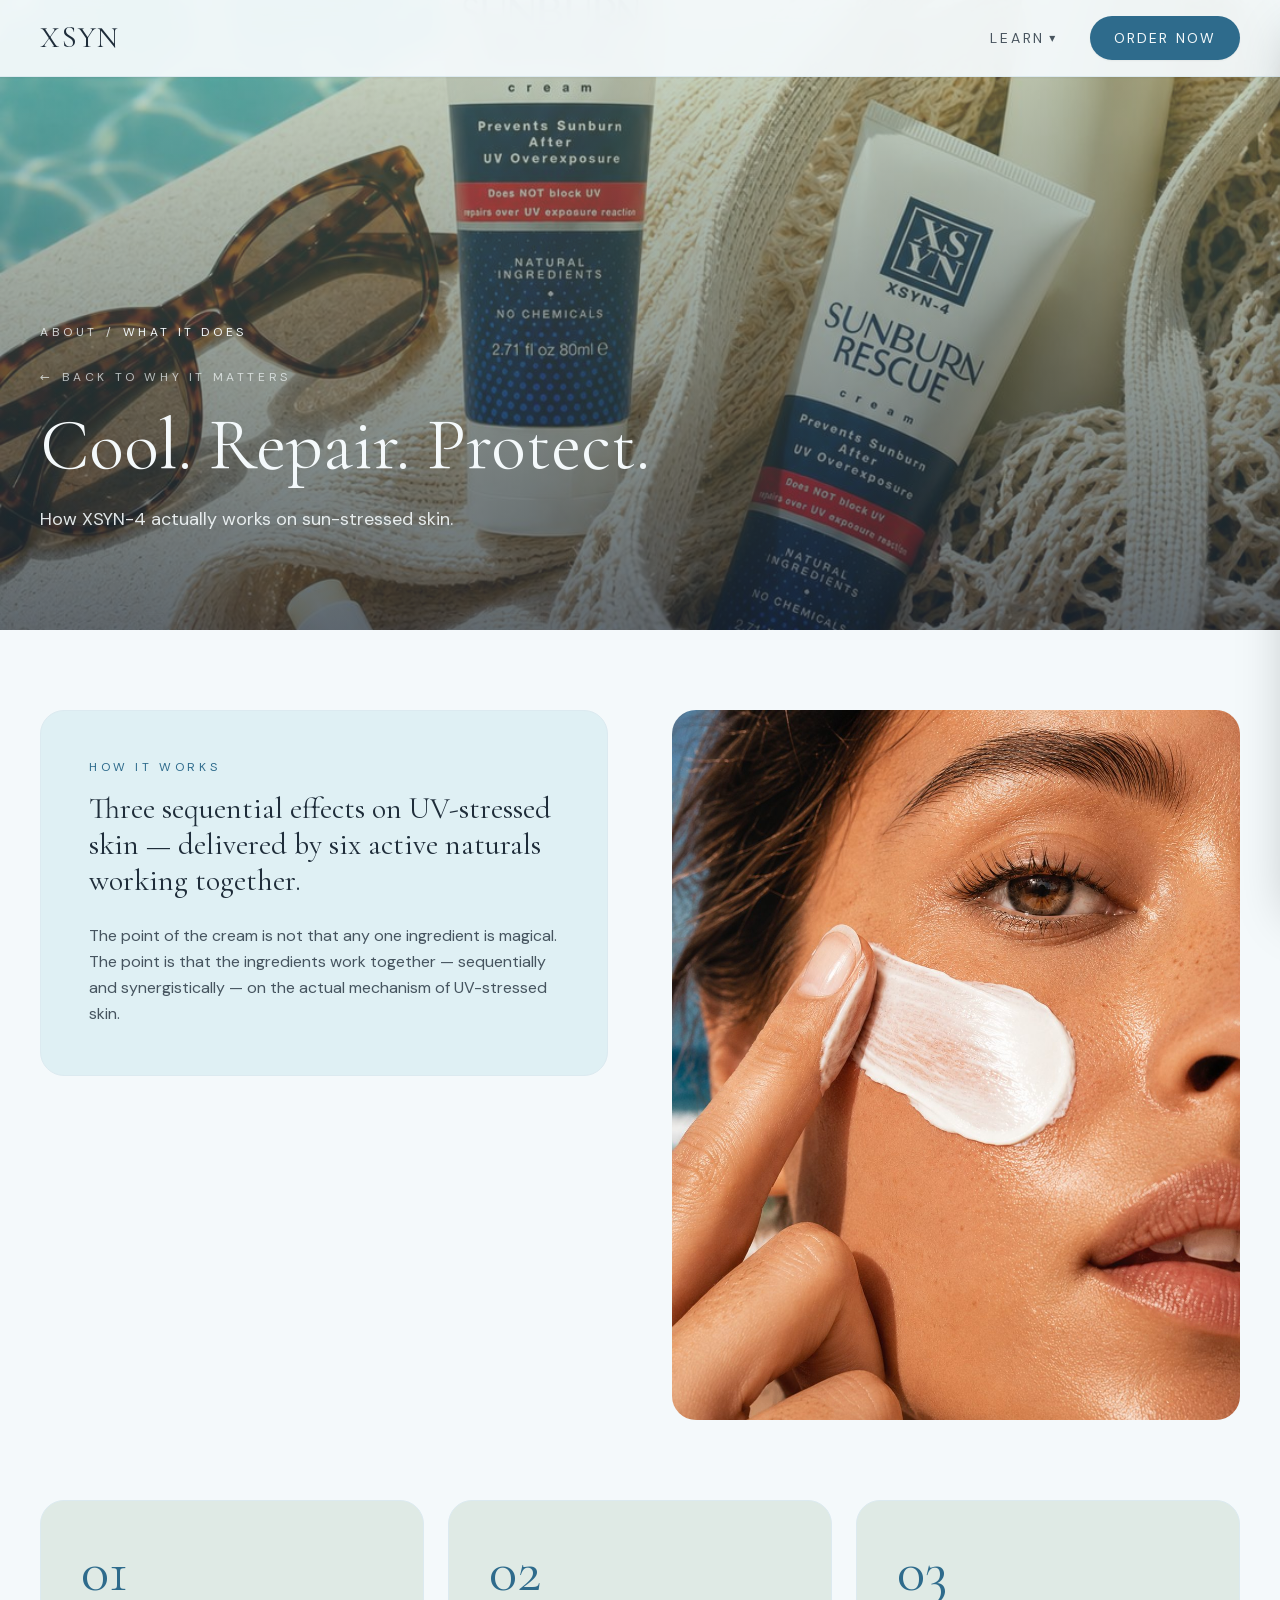
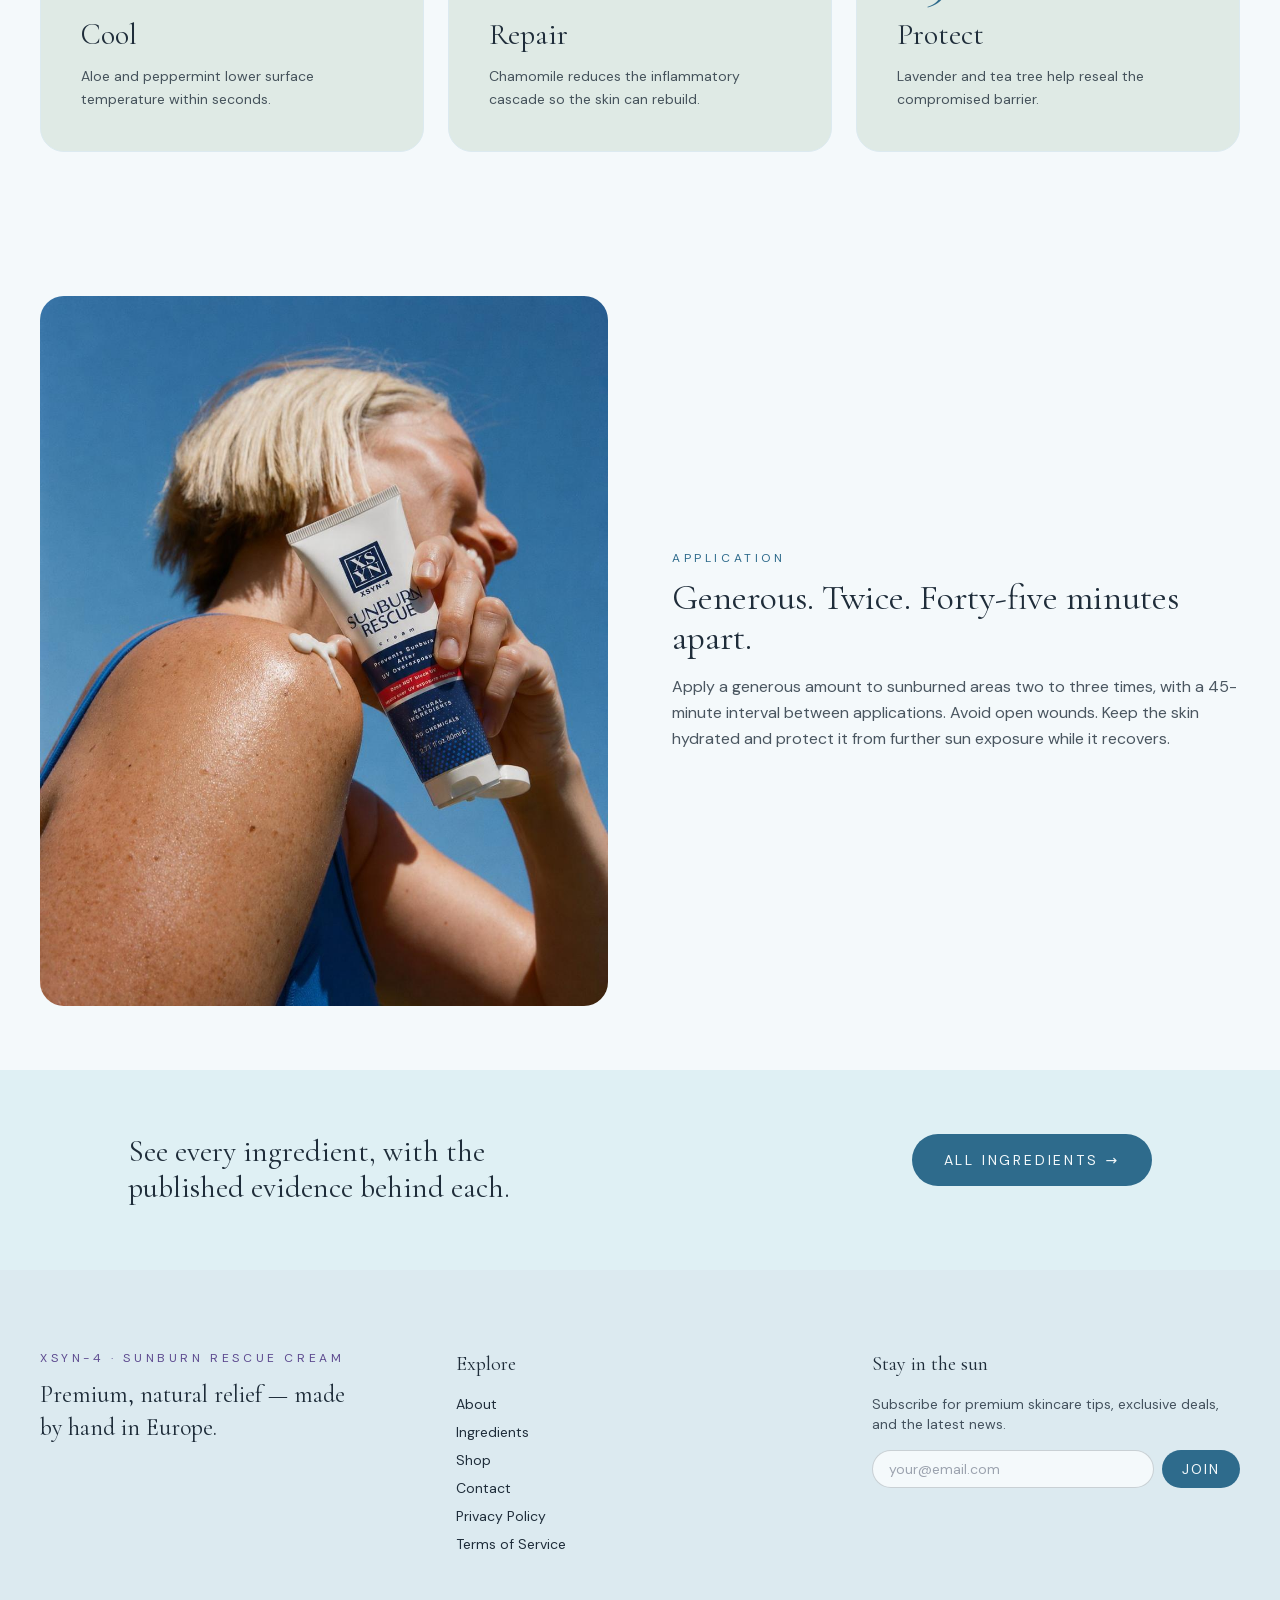
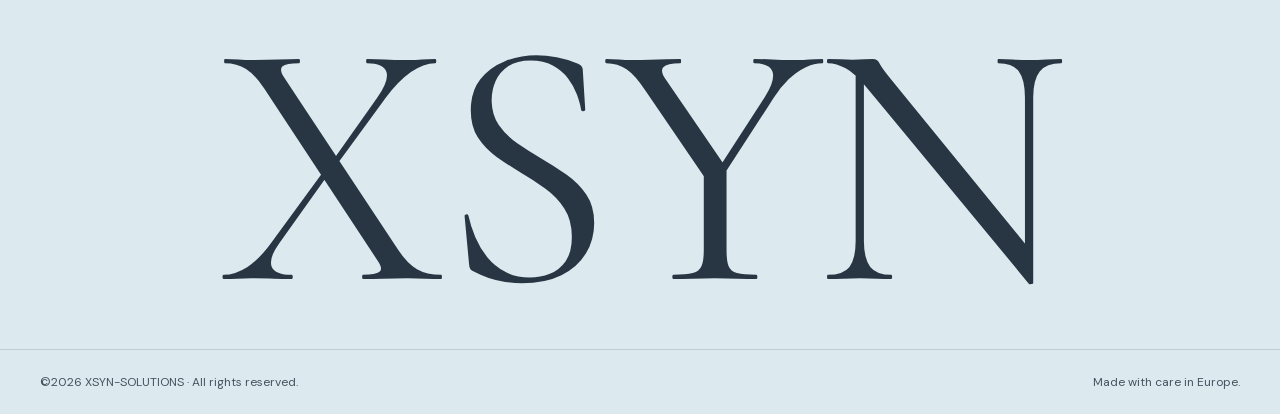
<file: about/what-it-does/index.html>
<!DOCTYPE html><html lang="en" class="__variable_ded346 __variable_231f96"><head><meta charSet="utf-8"/><meta name="viewport" content="width=device-width, initial-scale=1"/><link rel="preload" href="/_next/static/media/13971731025ec697-s.p.woff2" as="font" crossorigin="" type="font/woff2"/><link rel="preload" href="/_next/static/media/7b89a4fd5e90ede0-s.p.woff2" as="font" crossorigin="" type="font/woff2"/><link rel="preload" as="image" href="/images/product-face.jpg"/><link rel="preload" as="image" href="/images/ing-aloe.png"/><link rel="preload" as="image" href="/images/lifestyle-pool.jpg"/><link rel="preload" as="image" href="/images/lifestyle-shoulder.jpg"/><link rel="stylesheet" href="/_next/static/css/c62c51d11decdec0.css" data-precedence="next"/><link rel="preload" as="script" fetchPriority="low" href="/_next/static/chunks/webpack-26fd1341316477da.js"/><script src="/_next/static/chunks/fd9d1056-0395f68b8cc78a20.js" async=""></script><script src="/_next/static/chunks/23-1a85f603b7b3d212.js" async=""></script><script src="/_next/static/chunks/main-app-933a9a9d6e521547.js" async=""></script><script src="/_next/static/chunks/231-a6fe82a4589e91cf.js" async=""></script><script src="/_next/static/chunks/app/about/what-it-does/page-5821220ff9fb1931.js" async=""></script><script src="/_next/static/chunks/app/layout-91d6ff5edd15927c.js" async=""></script><title>XSYN-4 — Turn Your Burn Into a Tan</title><meta name="description" content="XSYN-4 Sunburn Rescue Cream — instant relief and fast restoration. 100% natural, dermatologically tested."/><meta name="next-size-adjust"/><script src="/_next/static/chunks/polyfills-78c92fac7aa8fdd8.js" noModule=""></script></head><body class="font-sans bg-cream text-charcoal"><header class="fixed top-0 left-0 right-0 z-50 transition-all duration-300 bg-transparent"><nav class="mx-auto flex max-w-7xl items-center justify-between px-6 py-4 md:px-10"><a aria-label="XSYN — back to home" class="font-display text-2xl md:text-3xl tracking-wide text-cream hover:opacity-80 transition" href="/">XSYN</a><div class="hidden items-center gap-8 md:flex"><button type="button" aria-expanded="false" class="font-sans text-sm uppercase tracking-[0.2em] text-cream/90 hover:opacity-100 flex items-center gap-1">Learn <span aria-hidden="true" class="text-xs">▾</span></button><a class="rounded-full bg-ocean px-6 py-3 font-sans text-sm uppercase tracking-[0.15em] text-cream shadow-sm transition hover:bg-ocean/90" href="/shop/">Order Now</a></div><button aria-label="Menu" class="md:hidden text-cream"><span class="block h-0.5 w-7 bg-cream mb-1.5"></span><span class="block h-0.5 w-7 bg-cream mb-1.5"></span><span class="block h-0.5 w-7 bg-cream"></span></button></nav></header><div class="fixed inset-0 z-40 transition-all duration-300 opacity-0 pointer-events-none" aria-hidden="true"><button aria-label="Close menu" class="absolute inset-0 bg-charcoal/40 backdrop-blur-sm cursor-default"></button><div class="absolute inset-x-0 top-[72px] bottom-0 md:bottom-auto md:max-h-[calc(100vh-72px)] bg-cream shadow-2xl overflow-y-auto"><div class="mx-auto max-w-7xl px-6 md:px-10 py-12 md:py-16"><div class="grid md:grid-cols-[1.3fr_1fr] gap-12"><div><p class="font-sans text-xs uppercase tracking-[0.35em] text-coral mb-8">Learn About XSYN-4</p><ul class="space-y-6"><li><a class="group flex flex-col md:flex-row md:items-baseline md:justify-between md:gap-8 border-b border-charcoal/10 pb-5" href="/about/founder/"><span class="font-display text-3xl md:text-4xl text-charcoal group-hover:text-coral transition">Founder Story</span><span class="font-sans text-sm text-charcoal/75 md:text-right md:max-w-xs mt-1 md:mt-0">Why XSYN exists, in our founder&#x27;s own words.</span></a></li><li><a class="group flex flex-col md:flex-row md:items-baseline md:justify-between md:gap-8 border-b border-charcoal/10 pb-5" href="/about/why-it-matters/"><span class="font-display text-3xl md:text-4xl text-charcoal group-hover:text-coral transition">Why It Matters</span><span class="font-sans text-sm text-charcoal/75 md:text-right md:max-w-xs mt-1 md:mt-0">Hawaii Act 104 and the global reef-safe record.</span></a></li><li><a class="group flex flex-col md:flex-row md:items-baseline md:justify-between md:gap-8 border-b border-charcoal/10 pb-5" href="/about/what-it-does/"><span class="font-display text-3xl md:text-4xl text-charcoal group-hover:text-coral transition">What It Does</span><span class="font-sans text-sm text-charcoal/75 md:text-right md:max-w-xs mt-1 md:mt-0">Cool. Repair. Nourish. How XSYN-4 actually works.</span></a></li><li><a class="group flex flex-col md:flex-row md:items-baseline md:justify-between md:gap-8 border-b border-charcoal/10 pb-5" href="/ingredients/"><span class="font-display text-3xl md:text-4xl text-charcoal group-hover:text-coral transition">Ingredients</span><span class="font-sans text-sm text-charcoal/75 md:text-right md:max-w-xs mt-1 md:mt-0">All eight components — with the clinical evidence behind each.</span></a></li><li><a class="group flex flex-col md:flex-row md:items-baseline md:justify-between md:gap-8 border-b border-charcoal/10 pb-5" href="/contact/"><span class="font-display text-3xl md:text-4xl text-charcoal group-hover:text-coral transition">Get In Touch</span><span class="font-sans text-sm text-charcoal/75 md:text-right md:max-w-xs mt-1 md:mt-0">Customer support and partnerships.</span></a></li></ul></div><div class="grid grid-cols-1 sm:grid-cols-2 md:grid-cols-1 gap-6"><a class="relative rounded-3xl overflow-hidden aspect-[4/5] group" href="/about/founder/"><img src="/images/product-face.jpg" alt="Founder Story" class="absolute inset-0 h-full w-full object-cover transition-transform duration-500 group-hover:scale-105"/><div class="absolute inset-0 bg-gradient-to-t from-charcoal/70 via-charcoal/10 to-transparent"></div><div class="absolute bottom-6 left-6 right-6"><p class="font-sans text-xs uppercase tracking-[0.3em] text-cream/80 mb-2">Explore</p><p class="font-display text-3xl text-cream">Founder Story</p></div></a><a class="relative rounded-3xl overflow-hidden aspect-[4/5] group" href="/ingredients/"><img src="/images/ing-aloe.png" alt="Ingredients" class="absolute inset-0 h-full w-full object-cover transition-transform duration-500 group-hover:scale-105"/><div class="absolute inset-0 bg-gradient-to-t from-charcoal/70 via-charcoal/10 to-transparent"></div><div class="absolute bottom-6 left-6 right-6"><p class="font-sans text-xs uppercase tracking-[0.3em] text-cream/80 mb-2">Explore</p><p class="font-display text-3xl text-cream">Ingredients</p></div></a></div></div></div></div></div><div class="fixed inset-0 z-50 bg-charcoal/40 backdrop-blur-sm transition-opacity duration-300 opacity-0 pointer-events-none" aria-hidden="true"></div><div class="fixed top-0 right-0 z-50 h-full w-full max-w-md bg-cream shadow-2xl flex flex-col transition-transform duration-300 translate-x-full"><div class="flex items-center justify-between px-6 py-5 border-b border-sand"><div><h2 class="font-display text-2xl text-charcoal">Join the Waitlist</h2><p class="font-sans text-xs text-charcoal/50 mt-0.5">Be first to know when we launch.</p></div><button type="button" class="font-sans text-charcoal/50 hover:text-charcoal text-xl leading-none" aria-label="Close">✕</button></div><div class="flex-1 overflow-y-auto px-6 py-6"><form class="space-y-6"><p class="font-sans text-sm text-charcoal/70 leading-relaxed">Reserve your spot — we&#x27;ll reach out the moment XSYN-4 is available.</p><div><p class="font-sans text-xs uppercase tracking-[0.2em] text-charcoal/60 mb-3">Your order</p><div class="space-y-2"><div class="rounded-2xl border px-4 py-3 transition border-sand"><div class="flex items-center justify-between gap-3"><label class="flex items-center gap-3 cursor-pointer flex-1"><input type="checkbox" class="h-4 w-4 accent-ocean rounded"/><div><p class="font-display text-base text-charcoal leading-tight">Single Tube</p><p class="font-sans text-xs text-charcoal/50">€32 / tube</p></div></label><div class="flex items-center gap-2 shrink-0"><p class="font-display text-base text-charcoal w-10 text-right">€<!-- -->32</p></div></div></div><div class="rounded-2xl border px-4 py-3 transition border-sand"><div class="flex items-center justify-between gap-3"><label class="flex items-center gap-3 cursor-pointer flex-1"><input type="checkbox" class="h-4 w-4 accent-ocean rounded"/><div><p class="font-display text-base text-charcoal leading-tight">Holiday Bundle · 2-Pack</p><p class="font-sans text-xs text-charcoal/50">€28 / tube<!-- --> · Save €8</p></div></label><div class="flex items-center gap-2 shrink-0"><p class="font-display text-base text-charcoal w-10 text-right">€<!-- -->56</p></div></div></div><div class="rounded-2xl border px-4 py-3 transition border-sand"><div class="flex items-center justify-between gap-3"><label class="flex items-center gap-3 cursor-pointer flex-1"><input type="checkbox" class="h-4 w-4 accent-ocean rounded"/><div><p class="font-display text-base text-charcoal leading-tight">Family Bundle · 4-Pack</p><p class="font-sans text-xs text-charcoal/50">€26 / tube<!-- --> · Save €24</p></div></label><div class="flex items-center gap-2 shrink-0"><p class="font-display text-base text-charcoal w-10 text-right">€<!-- -->104</p></div></div></div></div></div><div><label for="wl-name" class="block font-sans text-xs uppercase tracking-[0.2em] text-charcoal/60 mb-2">Full Name <span class="text-plum">*</span></label><input id="wl-name" type="text" required="" placeholder="Jane Smith" class="w-full rounded-xl border border-sand px-4 py-3 font-sans text-sm text-charcoal placeholder:text-charcoal/30 focus:outline-none focus:border-ocean bg-white" value=""/></div><div><label for="wl-email" class="block font-sans text-xs uppercase tracking-[0.2em] text-charcoal/60 mb-2">Email <span class="text-plum">*</span></label><input id="wl-email" type="email" required="" placeholder="jane@example.com" class="w-full rounded-xl border border-sand px-4 py-3 font-sans text-sm text-charcoal placeholder:text-charcoal/30 focus:outline-none focus:border-ocean bg-white" value=""/></div><div><label for="wl-phone" class="block font-sans text-xs uppercase tracking-[0.2em] text-charcoal/60 mb-2">Phone <span class="text-charcoal/30 normal-case tracking-normal">(optional)</span></label><input id="wl-phone" type="tel" placeholder="+353 87 123 4567" class="w-full rounded-xl border border-sand px-4 py-3 font-sans text-sm text-charcoal placeholder:text-charcoal/30 focus:outline-none focus:border-ocean bg-white" value=""/></div><button type="submit" disabled="" class="w-full rounded-full bg-ocean py-4 font-sans text-sm uppercase tracking-[0.2em] text-cream hover:bg-ocean/90 disabled:opacity-50 transition">Reserve My Spot</button><p class="font-sans text-xs text-charcoal/40 text-center">No payment required. We&#x27;ll reach out when XSYN-4 is ready to ship.</p></form></div></div><main><section class="relative min-h-[70vh] flex items-end overflow-hidden"><div class="absolute inset-0"><img src="/images/lifestyle-pool.jpg" alt="" class="h-full w-full object-cover"/><div class="absolute inset-0 bg-gradient-to-b from-sage/40 to-charcoal/70"></div></div><div class="relative z-10 mx-auto max-w-7xl w-full px-6 md:px-10 pb-20 md:pb-24 pt-32"><nav class="mb-6 flex flex-wrap items-center gap-2 font-sans text-xs uppercase tracking-[0.3em] text-cream/80"><a class="hover:text-cream underline-offset-4 hover:underline" href="/about/">About</a><span aria-hidden="true">/</span><span class="text-cream">What It Does</span></nav><a class="group inline-flex items-center gap-2 font-sans text-xs uppercase tracking-[0.3em] text-cream/70 hover:text-cream mb-6" href="/about/why-it-matters/"><span aria-hidden="true" class="transition-transform group-hover:-translate-x-1">←</span>Back to <!-- -->Why It Matters</a><h1 class="font-display text-5xl md:text-7xl text-cream leading-[1.05] max-w-3xl">Cool. Repair. Protect.</h1><p class="mt-6 font-sans text-lg text-cream/90 max-w-xl leading-relaxed">How XSYN-4 actually works on sun-stressed skin.</p></div></section><section class="bg-cream py-20 px-6 md:px-10"><div class="mx-auto max-w-7xl grid lg:grid-cols-[1fr_1fr] gap-16 items-start"><div class="rounded-3xl bg-sky/40 border border-sand p-10 md:p-12"><p class="font-sans text-xs uppercase tracking-[0.3em] text-ocean mb-4">How It Works</p><p class="font-display text-2xl md:text-3xl text-charcoal leading-snug mb-6">Three sequential effects on UV-stressed skin — delivered by six active naturals working together.</p><p class="font-sans text-base text-charcoal/80 leading-relaxed">The point of the cream is not that any one ingredient is magical. The point is that the ingredients work together — sequentially and synergistically — on the actual mechanism of UV-stressed skin.</p></div><img src="/images/product-face.jpg" alt="Cream applied to face" class="w-full rounded-3xl object-cover aspect-[4/5]"/></div></section><section class="bg-cream pb-20 px-6 md:px-10"><div class="mx-auto max-w-7xl grid md:grid-cols-3 gap-6"><div class="rounded-3xl bg-sage/20 border border-sand p-10"><div class="font-display text-6xl text-ocean mb-4">01</div><h3 class="font-display text-3xl text-charcoal mb-3">Cool</h3><p class="font-sans text-sm text-charcoal/80 leading-relaxed">Aloe and peppermint lower surface temperature within seconds.</p></div><div class="rounded-3xl bg-sage/20 border border-sand p-10"><div class="font-display text-6xl text-ocean mb-4">02</div><h3 class="font-display text-3xl text-charcoal mb-3">Repair</h3><p class="font-sans text-sm text-charcoal/80 leading-relaxed">Chamomile reduces the inflammatory cascade so the skin can rebuild.</p></div><div class="rounded-3xl bg-sage/20 border border-sand p-10"><div class="font-display text-6xl text-ocean mb-4">03</div><h3 class="font-display text-3xl text-charcoal mb-3">Protect</h3><p class="font-sans text-sm text-charcoal/80 leading-relaxed">Lavender and tea tree help reseal the compromised barrier.</p></div></div></section><section class="bg-cream py-16 px-6 md:px-10"><div class="mx-auto max-w-7xl grid lg:grid-cols-[1fr_1fr] gap-16 items-center"><img src="/images/lifestyle-shoulder.jpg" alt="Cream applied to shoulder under blue sky" class="w-full rounded-3xl object-cover aspect-[4/5] lg:order-1"/><div class="lg:order-2"><p class="font-sans text-xs uppercase tracking-[0.3em] text-ocean mb-3">Application</p><h2 class="font-display text-3xl md:text-4xl text-charcoal leading-tight mb-4">Generous. Twice. Forty-five minutes apart.</h2><p class="font-sans text-base text-charcoal/80 leading-relaxed">Apply a generous amount to sunburned areas two to three times, with a 45-minute interval between applications. Avoid open wounds. Keep the skin hydrated and protect it from further sun exposure while it recovers.</p></div></div></section><section class="bg-sky/40 py-16 px-6 md:px-10"><div class="mx-auto max-w-5xl flex flex-col md:flex-row md:items-center md:justify-between gap-6"><p class="font-display text-2xl md:text-3xl text-charcoal max-w-md leading-snug">See every ingredient, with the published evidence behind each.</p><a class="rounded-full bg-ocean px-8 py-4 font-sans text-sm uppercase tracking-[0.2em] text-cream hover:bg-ocean/90 self-start" href="/ingredients/">All Ingredients →</a></div></section></main><footer class="bg-sand text-charcoal"><div class="mx-auto max-w-7xl px-6 pt-20 md:px-10"><div class="grid gap-12 md:grid-cols-3"><div><p class="font-sans text-xs uppercase tracking-[0.3em] text-coral mb-3">XSYN-4 · Sunburn Rescue Cream</p><p class="font-display text-2xl text-charcoal leading-snug max-w-xs">Premium, natural relief — made by hand in Europe.</p></div><div><h4 class="font-display text-xl mb-4">Explore</h4><ul class="space-y-2 font-sans text-sm"><li><a class="hover:text-coral" href="/about/">About</a></li><li><a class="hover:text-coral" href="/ingredients/">Ingredients</a></li><li><a class="hover:text-coral" href="/shop/">Shop</a></li><li><a class="hover:text-coral" href="/contact/">Contact</a></li><li><a class="hover:text-coral" href="#">Privacy Policy</a></li><li><a class="hover:text-coral" href="#">Terms of Service</a></li></ul></div><div><h4 class="font-display text-xl mb-4">Stay in the sun</h4><p class="font-sans text-sm opacity-80 mb-4">Subscribe for premium skincare tips, exclusive deals, and the latest news.</p><form class="flex gap-2"><label for="newsletter-email" class="sr-only">Email address</label><input id="newsletter-email" type="email" required="" placeholder="your@email.com" class="flex-1 rounded-full border border-charcoal/20 bg-cream px-4 py-2 font-sans text-sm focus:border-coral focus:outline-none" value=""/><button type="submit" class="rounded-full bg-ocean px-5 py-2 font-sans text-sm uppercase tracking-[0.15em] text-cream">Join</button></form></div></div></div><div class="relative overflow-hidden mt-16 pb-8 px-4"><a aria-label="XSYN — home" href="/"><p aria-hidden="true" class="font-display text-[clamp(6rem,28vw,22rem)] leading-[0.85] text-charcoal/95 tracking-[-0.02em] text-center select-none">XSYN</p></a></div><div class="border-t border-charcoal/15 px-6 md:px-10 py-6"><div class="mx-auto max-w-7xl flex flex-col md:flex-row md:items-center md:justify-between gap-3 text-xs font-sans opacity-80"><p>©2026 XSYN-SOLUTIONS · All rights reserved.</p><p>Made with care in Europe.</p></div></div></footer><script src="/_next/static/chunks/webpack-26fd1341316477da.js" async=""></script><script>(self.__next_f=self.__next_f||[]).push([0]);self.__next_f.push([2,null])</script><script>self.__next_f.push([1,"1:HL[\"/_next/static/media/13971731025ec697-s.p.woff2\",\"font\",{\"crossOrigin\":\"\",\"type\":\"font/woff2\"}]\n2:HL[\"/_next/static/media/7b89a4fd5e90ede0-s.p.woff2\",\"font\",{\"crossOrigin\":\"\",\"type\":\"font/woff2\"}]\n3:HL[\"/_next/static/css/c62c51d11decdec0.css\",\"style\"]\n"])</script><script>self.__next_f.push([1,"4:I[5751,[],\"\"]\n6:I[231,[\"231\",\"static/chunks/231-a6fe82a4589e91cf.js\",\"667\",\"static/chunks/app/about/what-it-does/page-5821220ff9fb1931.js\"],\"\"]\n7:I[9275,[],\"\"]\n8:I[1343,[],\"\"]\n9:I[463,[\"231\",\"static/chunks/231-a6fe82a4589e91cf.js\",\"185\",\"static/chunks/app/layout-91d6ff5edd15927c.js\"],\"WaitlistProvider\"]\na:I[8935,[\"231\",\"static/chunks/231-a6fe82a4589e91cf.js\",\"185\",\"static/chunks/app/layout-91d6ff5edd15927c.js\"],\"Navbar\"]\nb:I[170,[\"231\",\"static/chunks/231-a6fe82a4589e91cf.js\",\"185\",\"static/chunks/app/layout-91d6ff5edd15927c.js\"],\"WaitlistDrawer\"]\nc:I[2674,[\"231\",\"static/chunks/231-a6fe82a4589e91cf.js\",\"185\",\"static/chunks/app/layout-91d6ff5edd15927c.js\"],\"Footer\"]\ne:I[6130,[],\"\"]\nf:[]\n"])</script><script>self.__next_f.push([1,"0:[[[\"$\",\"link\",\"0\",{\"rel\":\"stylesheet\",\"href\":\"/_next/static/css/c62c51d11decdec0.css\",\"precedence\":\"next\",\"crossOrigin\":\"$undefined\"}]],[\"$\",\"$L4\",null,{\"buildId\":\"Z8x9rnBaG4cLFVJH1JVoJ\",\"assetPrefix\":\"\",\"initialCanonicalUrl\":\"/about/what-it-does/\",\"initialTree\":[\"\",{\"children\":[\"about\",{\"children\":[\"what-it-does\",{\"children\":[\"__PAGE__\",{}]}]}]},\"$undefined\",\"$undefined\",true],\"initialSeedData\":[\"\",{\"children\":[\"about\",{\"children\":[\"what-it-does\",{\"children\":[\"__PAGE__\",{},[[\"$L5\",[[\"$\",\"section\",null,{\"className\":\"relative min-h-[70vh] flex items-end overflow-hidden\",\"children\":[[\"$\",\"div\",null,{\"className\":\"absolute inset-0\",\"children\":[[\"$\",\"img\",null,{\"src\":\"/images/lifestyle-pool.jpg\",\"alt\":\"\",\"className\":\"h-full w-full object-cover\"}],[\"$\",\"div\",null,{\"className\":\"absolute inset-0 bg-gradient-to-b from-sage/40 to-charcoal/70\"}]]}],[\"$\",\"div\",null,{\"className\":\"relative z-10 mx-auto max-w-7xl w-full px-6 md:px-10 pb-20 md:pb-24 pt-32\",\"children\":[[\"$\",\"nav\",null,{\"className\":\"mb-6 flex flex-wrap items-center gap-2 font-sans text-xs uppercase tracking-[0.3em] text-cream/80\",\"children\":[[\"$\",\"$L6\",null,{\"href\":\"/about\",\"className\":\"hover:text-cream underline-offset-4 hover:underline\",\"children\":\"About\"}],[\"$\",\"span\",null,{\"aria-hidden\":true,\"children\":\"/\"}],[\"$\",\"span\",null,{\"className\":\"text-cream\",\"children\":\"What It Does\"}]]}],[\"$\",\"$L6\",null,{\"href\":\"/about/why-it-matters\",\"className\":\"group inline-flex items-center gap-2 font-sans text-xs uppercase tracking-[0.3em] text-cream/70 hover:text-cream mb-6\",\"children\":[[\"$\",\"span\",null,{\"aria-hidden\":true,\"className\":\"transition-transform group-hover:-translate-x-1\",\"children\":\"←\"}],\"Back to \",\"Why It Matters\"]}],[\"$\",\"h1\",null,{\"className\":\"font-display text-5xl md:text-7xl text-cream leading-[1.05] max-w-3xl\",\"children\":\"Cool. Repair. Protect.\"}],[\"$\",\"p\",null,{\"className\":\"mt-6 font-sans text-lg text-cream/90 max-w-xl leading-relaxed\",\"children\":\"How XSYN-4 actually works on sun-stressed skin.\"}]]}]]}],[\"$\",\"section\",null,{\"className\":\"bg-cream py-20 px-6 md:px-10\",\"children\":[\"$\",\"div\",null,{\"className\":\"mx-auto max-w-7xl grid lg:grid-cols-[1fr_1fr] gap-16 items-start\",\"children\":[[\"$\",\"div\",null,{\"className\":\"rounded-3xl bg-sky/40 border border-sand p-10 md:p-12\",\"children\":[[\"$\",\"p\",null,{\"className\":\"font-sans text-xs uppercase tracking-[0.3em] text-ocean mb-4\",\"children\":\"How It Works\"}],[\"$\",\"p\",null,{\"className\":\"font-display text-2xl md:text-3xl text-charcoal leading-snug mb-6\",\"children\":\"Three sequential effects on UV-stressed skin — delivered by six active naturals working together.\"}],[\"$\",\"p\",null,{\"className\":\"font-sans text-base text-charcoal/80 leading-relaxed\",\"children\":\"The point of the cream is not that any one ingredient is magical. The point is that the ingredients work together — sequentially and synergistically — on the actual mechanism of UV-stressed skin.\"}]]}],[\"$\",\"img\",null,{\"src\":\"/images/product-face.jpg\",\"alt\":\"Cream applied to face\",\"className\":\"w-full rounded-3xl object-cover aspect-[4/5]\"}]]}]}],[\"$\",\"section\",null,{\"className\":\"bg-cream pb-20 px-6 md:px-10\",\"children\":[\"$\",\"div\",null,{\"className\":\"mx-auto max-w-7xl grid md:grid-cols-3 gap-6\",\"children\":[[\"$\",\"div\",\"01\",{\"className\":\"rounded-3xl bg-sage/20 border border-sand p-10\",\"children\":[[\"$\",\"div\",null,{\"className\":\"font-display text-6xl text-ocean mb-4\",\"children\":\"01\"}],[\"$\",\"h3\",null,{\"className\":\"font-display text-3xl text-charcoal mb-3\",\"children\":\"Cool\"}],[\"$\",\"p\",null,{\"className\":\"font-sans text-sm text-charcoal/80 leading-relaxed\",\"children\":\"Aloe and peppermint lower surface temperature within seconds.\"}]]}],[\"$\",\"div\",\"02\",{\"className\":\"rounded-3xl bg-sage/20 border border-sand p-10\",\"children\":[[\"$\",\"div\",null,{\"className\":\"font-display text-6xl text-ocean mb-4\",\"children\":\"02\"}],[\"$\",\"h3\",null,{\"className\":\"font-display text-3xl text-charcoal mb-3\",\"children\":\"Repair\"}],[\"$\",\"p\",null,{\"className\":\"font-sans text-sm text-charcoal/80 leading-relaxed\",\"children\":\"Chamomile reduces the inflammatory cascade so the skin can rebuild.\"}]]}],[\"$\",\"div\",\"03\",{\"className\":\"rounded-3xl bg-sage/20 border border-sand p-10\",\"children\":[[\"$\",\"div\",null,{\"className\":\"font-display text-6xl text-ocean mb-4\",\"children\":\"03\"}],[\"$\",\"h3\",null,{\"className\":\"font-display text-3xl text-charcoal mb-3\",\"children\":\"Protect\"}],[\"$\",\"p\",null,{\"className\":\"font-sans text-sm text-charcoal/80 leading-relaxed\",\"children\":\"Lavender and tea tree help reseal the compromised barrier.\"}]]}]]}]}],[\"$\",\"section\",null,{\"className\":\"bg-cream py-16 px-6 md:px-10\",\"children\":[\"$\",\"div\",null,{\"className\":\"mx-auto max-w-7xl grid lg:grid-cols-[1fr_1fr] gap-16 items-center\",\"children\":[[\"$\",\"img\",null,{\"src\":\"/images/lifestyle-shoulder.jpg\",\"alt\":\"Cream applied to shoulder under blue sky\",\"className\":\"w-full rounded-3xl object-cover aspect-[4/5] lg:order-1\"}],[\"$\",\"div\",null,{\"className\":\"lg:order-2\",\"children\":[[\"$\",\"p\",null,{\"className\":\"font-sans text-xs uppercase tracking-[0.3em] text-ocean mb-3\",\"children\":\"Application\"}],[\"$\",\"h2\",null,{\"className\":\"font-display text-3xl md:text-4xl text-charcoal leading-tight mb-4\",\"children\":\"Generous. Twice. Forty-five minutes apart.\"}],[\"$\",\"p\",null,{\"className\":\"font-sans text-base text-charcoal/80 leading-relaxed\",\"children\":\"Apply a generous amount to sunburned areas two to three times, with a 45-minute interval between applications. Avoid open wounds. Keep the skin hydrated and protect it from further sun exposure while it recovers.\"}]]}]]}]}],[\"$\",\"section\",null,{\"className\":\"bg-sky/40 py-16 px-6 md:px-10\",\"children\":[\"$\",\"div\",null,{\"className\":\"mx-auto max-w-5xl flex flex-col md:flex-row md:items-center md:justify-between gap-6\",\"children\":[[\"$\",\"p\",null,{\"className\":\"font-display text-2xl md:text-3xl text-charcoal max-w-md leading-snug\",\"children\":\"See every ingredient, with the published evidence behind each.\"}],[\"$\",\"$L6\",null,{\"href\":\"/ingredients\",\"className\":\"rounded-full bg-ocean px-8 py-4 font-sans text-sm uppercase tracking-[0.2em] text-cream hover:bg-ocean/90 self-start\",\"children\":\"All Ingredients →\"}]]}]}]]],null],null]},[\"$\",\"$L7\",null,{\"parallelRouterKey\":\"children\",\"segmentPath\":[\"children\",\"about\",\"children\",\"what-it-does\",\"children\"],\"error\":\"$undefined\",\"errorStyles\":\"$undefined\",\"errorScripts\":\"$undefined\",\"template\":[\"$\",\"$L8\",null,{}],\"templateStyles\":\"$undefined\",\"templateScripts\":\"$undefined\",\"notFound\":\"$undefined\",\"notFoundStyles\":\"$undefined\",\"styles\":null}],null]},[\"$\",\"$L7\",null,{\"parallelRouterKey\":\"children\",\"segmentPath\":[\"children\",\"about\",\"children\"],\"error\":\"$undefined\",\"errorStyles\":\"$undefined\",\"errorScripts\":\"$undefined\",\"template\":[\"$\",\"$L8\",null,{}],\"templateStyles\":\"$undefined\",\"templateScripts\":\"$undefined\",\"notFound\":\"$undefined\",\"notFoundStyles\":\"$undefined\",\"styles\":null}],null]},[[\"$\",\"html\",null,{\"lang\":\"en\",\"className\":\"__variable_ded346 __variable_231f96\",\"children\":[\"$\",\"body\",null,{\"className\":\"font-sans bg-cream text-charcoal\",\"children\":[\"$\",\"$L9\",null,{\"children\":[[\"$\",\"$La\",null,{}],[\"$\",\"$Lb\",null,{}],[\"$\",\"main\",null,{\"children\":[\"$\",\"$L7\",null,{\"parallelRouterKey\":\"children\",\"segmentPath\":[\"children\"],\"error\":\"$undefined\",\"errorStyles\":\"$undefined\",\"errorScripts\":\"$undefined\",\"template\":[\"$\",\"$L8\",null,{}],\"templateStyles\":\"$undefined\",\"templateScripts\":\"$undefined\",\"notFound\":[[\"$\",\"title\",null,{\"children\":\"404: This page could not be found.\"}],[\"$\",\"div\",null,{\"style\":{\"fontFamily\":\"system-ui,\\\"Segoe UI\\\",Roboto,Helvetica,Arial,sans-serif,\\\"Apple Color Emoji\\\",\\\"Segoe UI Emoji\\\"\",\"height\":\"100vh\",\"textAlign\":\"center\",\"display\":\"flex\",\"flexDirection\":\"column\",\"alignItems\":\"center\",\"justifyContent\":\"center\"},\"children\":[\"$\",\"div\",null,{\"children\":[[\"$\",\"style\",null,{\"dangerouslySetInnerHTML\":{\"__html\":\"body{color:#000;background:#fff;margin:0}.next-error-h1{border-right:1px solid rgba(0,0,0,.3)}@media (prefers-color-scheme:dark){body{color:#fff;background:#000}.next-error-h1{border-right:1px solid rgba(255,255,255,.3)}}\"}}],[\"$\",\"h1\",null,{\"className\":\"next-error-h1\",\"style\":{\"display\":\"inline-block\",\"margin\":\"0 20px 0 0\",\"padding\":\"0 23px 0 0\",\"fontSize\":24,\"fontWeight\":500,\"verticalAlign\":\"top\",\"lineHeight\":\"49px\"},\"children\":\"404\"}],[\"$\",\"div\",null,{\"style\":{\"display\":\"inline-block\"},\"children\":[\"$\",\"h2\",null,{\"style\":{\"fontSize\":14,\"fontWeight\":400,\"lineHeight\":\"49px\",\"margin\":0},\"children\":\"This page could not be found.\"}]}]]}]}]],\"notFoundStyles\":[],\"styles\":null}]}],[\"$\",\"$Lc\",null,{}]]}]}]}],null],null],\"couldBeIntercepted\":false,\"initialHead\":[null,\"$Ld\"],\"globalErrorComponent\":\"$e\",\"missingSlots\":\"$Wf\"}]]\n"])</script><script>self.__next_f.push([1,"d:[[\"$\",\"meta\",\"0\",{\"name\":\"viewport\",\"content\":\"width=device-width, initial-scale=1\"}],[\"$\",\"meta\",\"1\",{\"charSet\":\"utf-8\"}],[\"$\",\"title\",\"2\",{\"children\":\"XSYN-4 — Turn Your Burn Into a Tan\"}],[\"$\",\"meta\",\"3\",{\"name\":\"description\",\"content\":\"XSYN-4 Sunburn Rescue Cream — instant relief and fast restoration. 100% natural, dermatologically tested.\"}],[\"$\",\"meta\",\"4\",{\"name\":\"next-size-adjust\"}]]\n5:null\n"])</script></body></html>
</file>
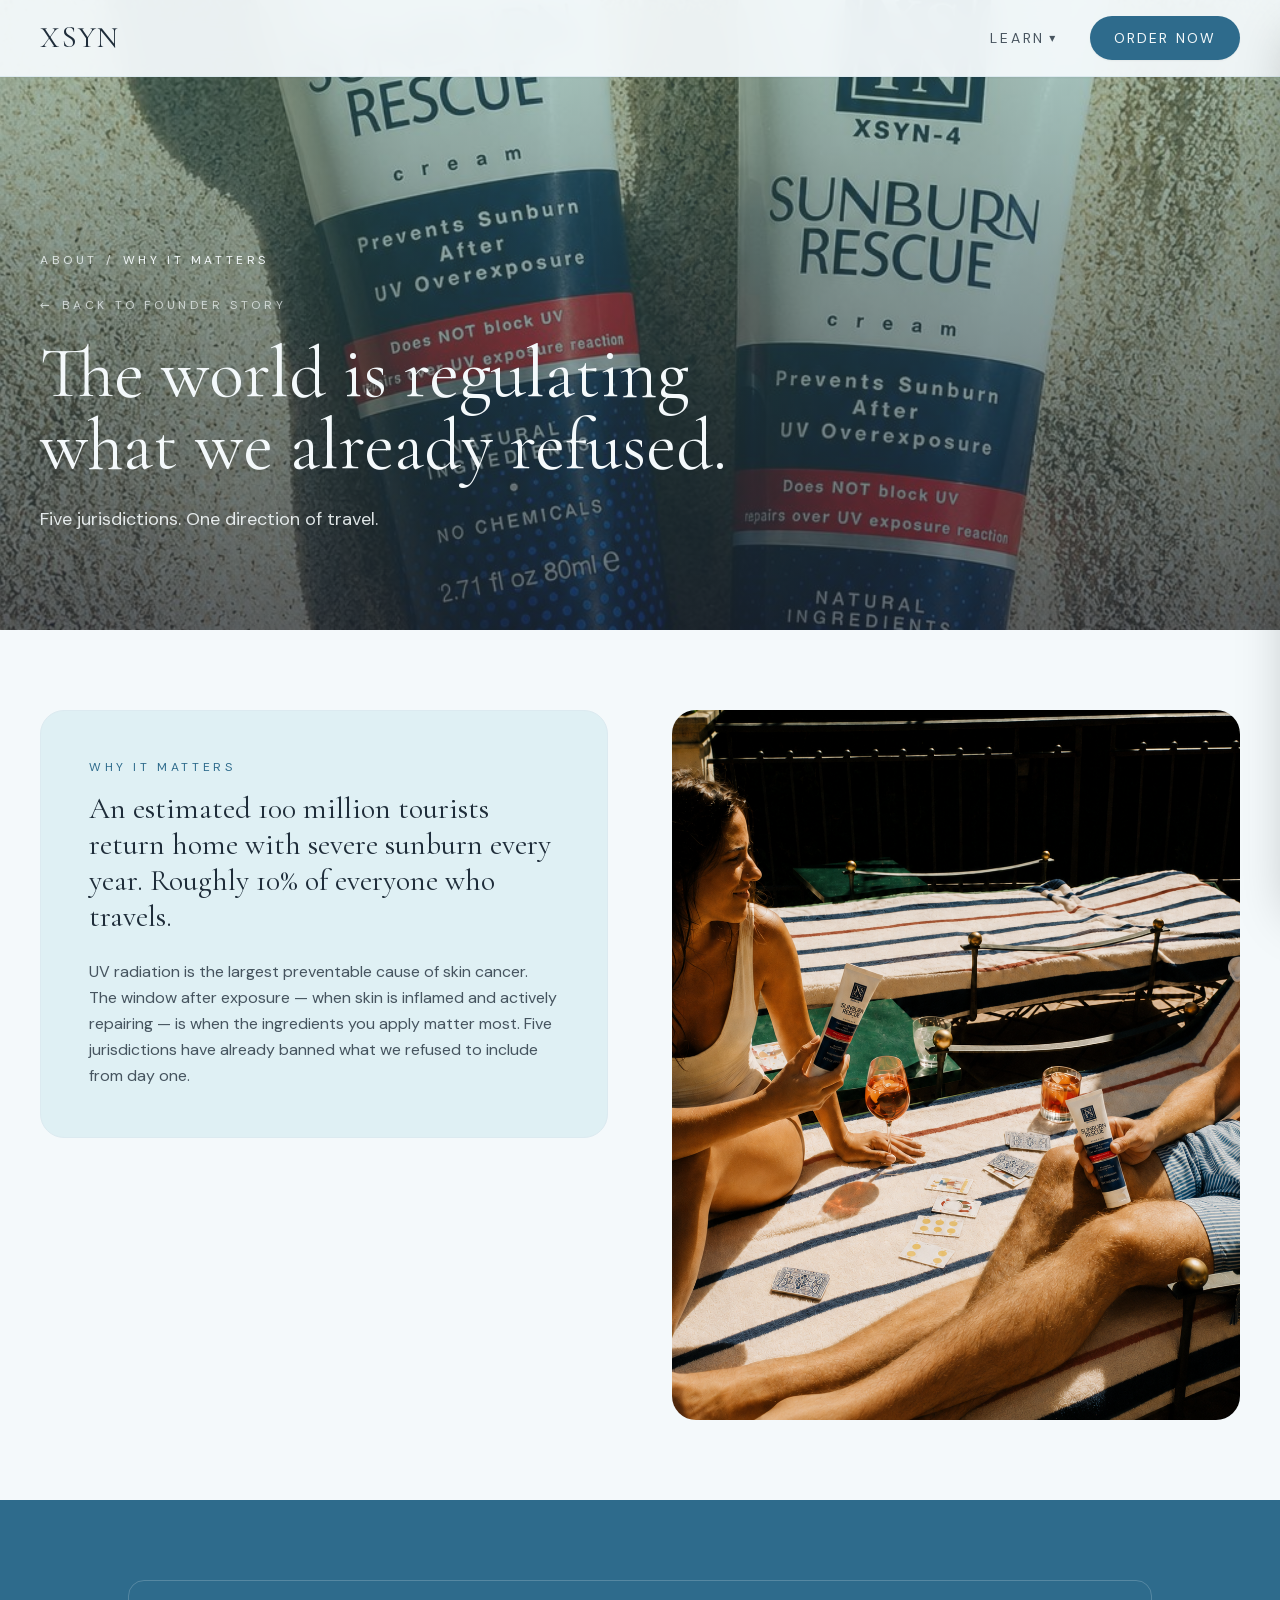
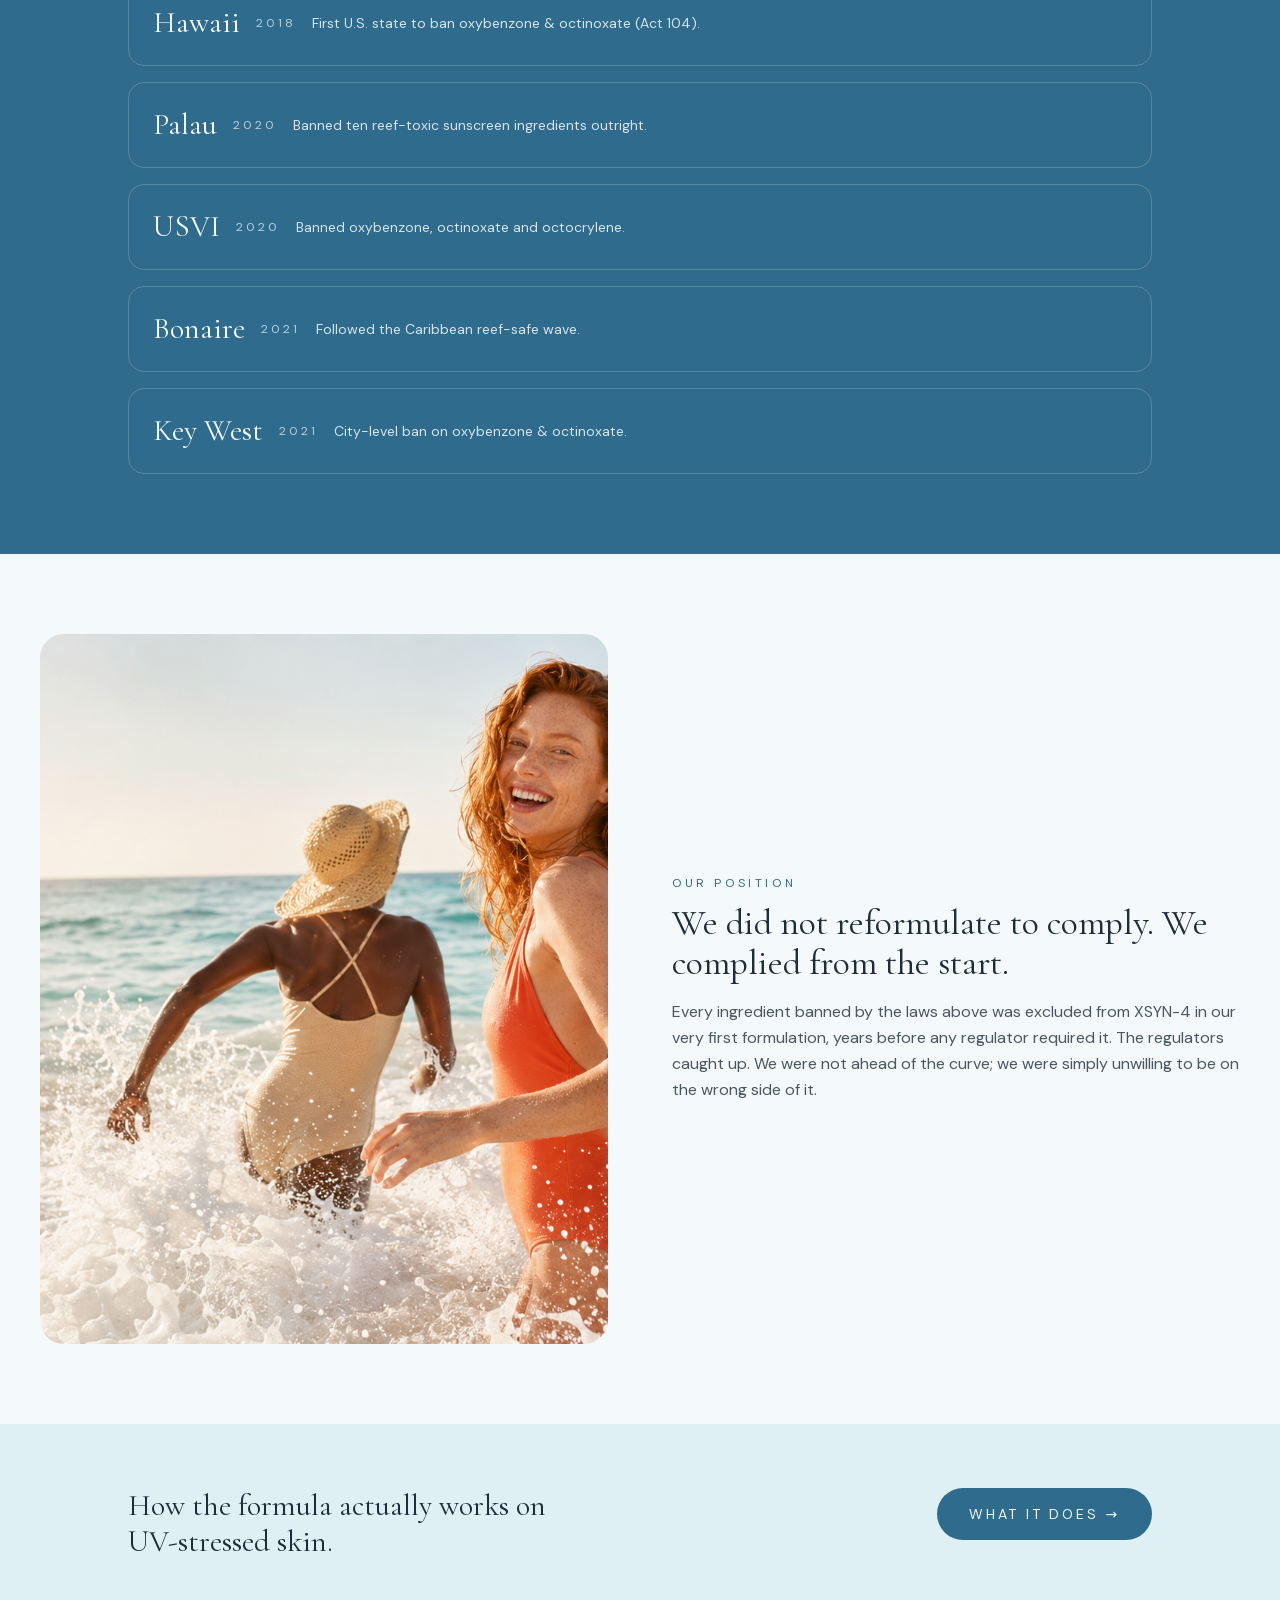
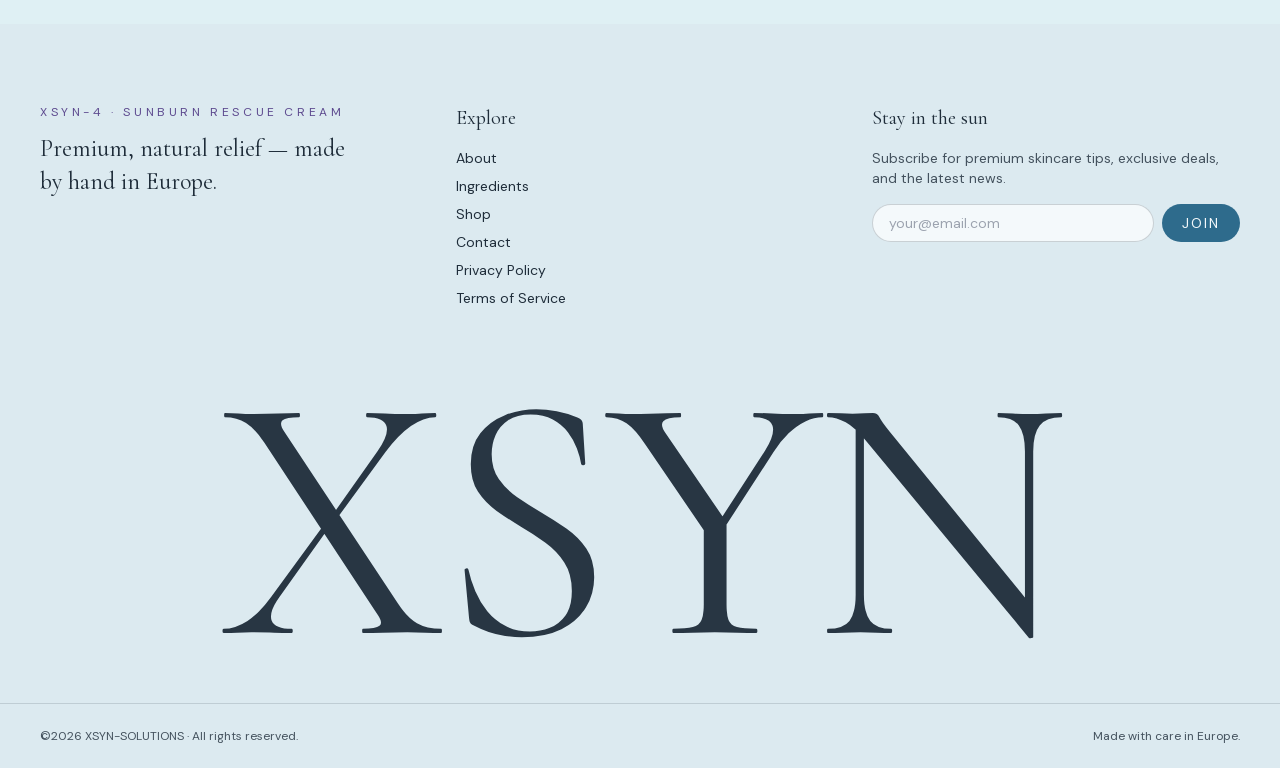
<file: about/why-it-matters/index.html>
<!DOCTYPE html><html lang="en" class="__variable_ded346 __variable_231f96"><head><meta charSet="utf-8"/><meta name="viewport" content="width=device-width, initial-scale=1"/><link rel="preload" href="/_next/static/media/13971731025ec697-s.p.woff2" as="font" crossorigin="" type="font/woff2"/><link rel="preload" href="/_next/static/media/7b89a4fd5e90ede0-s.p.woff2" as="font" crossorigin="" type="font/woff2"/><link rel="preload" as="image" href="/images/product-face.jpg"/><link rel="preload" as="image" href="/images/ing-aloe.png"/><link rel="preload" as="image" href="/images/product-pair.jpg"/><link rel="preload" as="image" href="/images/lifestyle-poolside.jpg"/><link rel="preload" as="image" href="/images/hero-editorial.jpg"/><link rel="stylesheet" href="/_next/static/css/c62c51d11decdec0.css" data-precedence="next"/><link rel="preload" as="script" fetchPriority="low" href="/_next/static/chunks/webpack-26fd1341316477da.js"/><script src="/_next/static/chunks/fd9d1056-0395f68b8cc78a20.js" async=""></script><script src="/_next/static/chunks/23-1a85f603b7b3d212.js" async=""></script><script src="/_next/static/chunks/main-app-933a9a9d6e521547.js" async=""></script><script src="/_next/static/chunks/231-a6fe82a4589e91cf.js" async=""></script><script src="/_next/static/chunks/app/about/why-it-matters/page-1e06300428952e62.js" async=""></script><script src="/_next/static/chunks/app/layout-91d6ff5edd15927c.js" async=""></script><title>XSYN-4 — Turn Your Burn Into a Tan</title><meta name="description" content="XSYN-4 Sunburn Rescue Cream — instant relief and fast restoration. 100% natural, dermatologically tested."/><meta name="next-size-adjust"/><script src="/_next/static/chunks/polyfills-78c92fac7aa8fdd8.js" noModule=""></script></head><body class="font-sans bg-cream text-charcoal"><header class="fixed top-0 left-0 right-0 z-50 transition-all duration-300 bg-transparent"><nav class="mx-auto flex max-w-7xl items-center justify-between px-6 py-4 md:px-10"><a aria-label="XSYN — back to home" class="font-display text-2xl md:text-3xl tracking-wide text-cream hover:opacity-80 transition" href="/">XSYN</a><div class="hidden items-center gap-8 md:flex"><button type="button" aria-expanded="false" class="font-sans text-sm uppercase tracking-[0.2em] text-cream/90 hover:opacity-100 flex items-center gap-1">Learn <span aria-hidden="true" class="text-xs">▾</span></button><a class="rounded-full bg-ocean px-6 py-3 font-sans text-sm uppercase tracking-[0.15em] text-cream shadow-sm transition hover:bg-ocean/90" href="/shop/">Order Now</a></div><button aria-label="Menu" class="md:hidden text-cream"><span class="block h-0.5 w-7 bg-cream mb-1.5"></span><span class="block h-0.5 w-7 bg-cream mb-1.5"></span><span class="block h-0.5 w-7 bg-cream"></span></button></nav></header><div class="fixed inset-0 z-40 transition-all duration-300 opacity-0 pointer-events-none" aria-hidden="true"><button aria-label="Close menu" class="absolute inset-0 bg-charcoal/40 backdrop-blur-sm cursor-default"></button><div class="absolute inset-x-0 top-[72px] bottom-0 md:bottom-auto md:max-h-[calc(100vh-72px)] bg-cream shadow-2xl overflow-y-auto"><div class="mx-auto max-w-7xl px-6 md:px-10 py-12 md:py-16"><div class="grid md:grid-cols-[1.3fr_1fr] gap-12"><div><p class="font-sans text-xs uppercase tracking-[0.35em] text-coral mb-8">Learn About XSYN-4</p><ul class="space-y-6"><li><a class="group flex flex-col md:flex-row md:items-baseline md:justify-between md:gap-8 border-b border-charcoal/10 pb-5" href="/about/founder/"><span class="font-display text-3xl md:text-4xl text-charcoal group-hover:text-coral transition">Founder Story</span><span class="font-sans text-sm text-charcoal/75 md:text-right md:max-w-xs mt-1 md:mt-0">Why XSYN exists, in our founder&#x27;s own words.</span></a></li><li><a class="group flex flex-col md:flex-row md:items-baseline md:justify-between md:gap-8 border-b border-charcoal/10 pb-5" href="/about/why-it-matters/"><span class="font-display text-3xl md:text-4xl text-charcoal group-hover:text-coral transition">Why It Matters</span><span class="font-sans text-sm text-charcoal/75 md:text-right md:max-w-xs mt-1 md:mt-0">Hawaii Act 104 and the global reef-safe record.</span></a></li><li><a class="group flex flex-col md:flex-row md:items-baseline md:justify-between md:gap-8 border-b border-charcoal/10 pb-5" href="/about/what-it-does/"><span class="font-display text-3xl md:text-4xl text-charcoal group-hover:text-coral transition">What It Does</span><span class="font-sans text-sm text-charcoal/75 md:text-right md:max-w-xs mt-1 md:mt-0">Cool. Repair. Nourish. How XSYN-4 actually works.</span></a></li><li><a class="group flex flex-col md:flex-row md:items-baseline md:justify-between md:gap-8 border-b border-charcoal/10 pb-5" href="/ingredients/"><span class="font-display text-3xl md:text-4xl text-charcoal group-hover:text-coral transition">Ingredients</span><span class="font-sans text-sm text-charcoal/75 md:text-right md:max-w-xs mt-1 md:mt-0">All eight components — with the clinical evidence behind each.</span></a></li><li><a class="group flex flex-col md:flex-row md:items-baseline md:justify-between md:gap-8 border-b border-charcoal/10 pb-5" href="/contact/"><span class="font-display text-3xl md:text-4xl text-charcoal group-hover:text-coral transition">Get In Touch</span><span class="font-sans text-sm text-charcoal/75 md:text-right md:max-w-xs mt-1 md:mt-0">Customer support and partnerships.</span></a></li></ul></div><div class="grid grid-cols-1 sm:grid-cols-2 md:grid-cols-1 gap-6"><a class="relative rounded-3xl overflow-hidden aspect-[4/5] group" href="/about/founder/"><img src="/images/product-face.jpg" alt="Founder Story" class="absolute inset-0 h-full w-full object-cover transition-transform duration-500 group-hover:scale-105"/><div class="absolute inset-0 bg-gradient-to-t from-charcoal/70 via-charcoal/10 to-transparent"></div><div class="absolute bottom-6 left-6 right-6"><p class="font-sans text-xs uppercase tracking-[0.3em] text-cream/80 mb-2">Explore</p><p class="font-display text-3xl text-cream">Founder Story</p></div></a><a class="relative rounded-3xl overflow-hidden aspect-[4/5] group" href="/ingredients/"><img src="/images/ing-aloe.png" alt="Ingredients" class="absolute inset-0 h-full w-full object-cover transition-transform duration-500 group-hover:scale-105"/><div class="absolute inset-0 bg-gradient-to-t from-charcoal/70 via-charcoal/10 to-transparent"></div><div class="absolute bottom-6 left-6 right-6"><p class="font-sans text-xs uppercase tracking-[0.3em] text-cream/80 mb-2">Explore</p><p class="font-display text-3xl text-cream">Ingredients</p></div></a></div></div></div></div></div><div class="fixed inset-0 z-50 bg-charcoal/40 backdrop-blur-sm transition-opacity duration-300 opacity-0 pointer-events-none" aria-hidden="true"></div><div class="fixed top-0 right-0 z-50 h-full w-full max-w-md bg-cream shadow-2xl flex flex-col transition-transform duration-300 translate-x-full"><div class="flex items-center justify-between px-6 py-5 border-b border-sand"><div><h2 class="font-display text-2xl text-charcoal">Join the Waitlist</h2><p class="font-sans text-xs text-charcoal/50 mt-0.5">Be first to know when we launch.</p></div><button type="button" class="font-sans text-charcoal/50 hover:text-charcoal text-xl leading-none" aria-label="Close">✕</button></div><div class="flex-1 overflow-y-auto px-6 py-6"><form class="space-y-6"><p class="font-sans text-sm text-charcoal/70 leading-relaxed">Reserve your spot — we&#x27;ll reach out the moment XSYN-4 is available.</p><div><p class="font-sans text-xs uppercase tracking-[0.2em] text-charcoal/60 mb-3">Your order</p><div class="space-y-2"><div class="rounded-2xl border px-4 py-3 transition border-sand"><div class="flex items-center justify-between gap-3"><label class="flex items-center gap-3 cursor-pointer flex-1"><input type="checkbox" class="h-4 w-4 accent-ocean rounded"/><div><p class="font-display text-base text-charcoal leading-tight">Single Tube</p><p class="font-sans text-xs text-charcoal/50">€32 / tube</p></div></label><div class="flex items-center gap-2 shrink-0"><p class="font-display text-base text-charcoal w-10 text-right">€<!-- -->32</p></div></div></div><div class="rounded-2xl border px-4 py-3 transition border-sand"><div class="flex items-center justify-between gap-3"><label class="flex items-center gap-3 cursor-pointer flex-1"><input type="checkbox" class="h-4 w-4 accent-ocean rounded"/><div><p class="font-display text-base text-charcoal leading-tight">Holiday Bundle · 2-Pack</p><p class="font-sans text-xs text-charcoal/50">€28 / tube<!-- --> · Save €8</p></div></label><div class="flex items-center gap-2 shrink-0"><p class="font-display text-base text-charcoal w-10 text-right">€<!-- -->56</p></div></div></div><div class="rounded-2xl border px-4 py-3 transition border-sand"><div class="flex items-center justify-between gap-3"><label class="flex items-center gap-3 cursor-pointer flex-1"><input type="checkbox" class="h-4 w-4 accent-ocean rounded"/><div><p class="font-display text-base text-charcoal leading-tight">Family Bundle · 4-Pack</p><p class="font-sans text-xs text-charcoal/50">€26 / tube<!-- --> · Save €24</p></div></label><div class="flex items-center gap-2 shrink-0"><p class="font-display text-base text-charcoal w-10 text-right">€<!-- -->104</p></div></div></div></div></div><div><label for="wl-name" class="block font-sans text-xs uppercase tracking-[0.2em] text-charcoal/60 mb-2">Full Name <span class="text-plum">*</span></label><input id="wl-name" type="text" required="" placeholder="Jane Smith" class="w-full rounded-xl border border-sand px-4 py-3 font-sans text-sm text-charcoal placeholder:text-charcoal/30 focus:outline-none focus:border-ocean bg-white" value=""/></div><div><label for="wl-email" class="block font-sans text-xs uppercase tracking-[0.2em] text-charcoal/60 mb-2">Email <span class="text-plum">*</span></label><input id="wl-email" type="email" required="" placeholder="jane@example.com" class="w-full rounded-xl border border-sand px-4 py-3 font-sans text-sm text-charcoal placeholder:text-charcoal/30 focus:outline-none focus:border-ocean bg-white" value=""/></div><div><label for="wl-phone" class="block font-sans text-xs uppercase tracking-[0.2em] text-charcoal/60 mb-2">Phone <span class="text-charcoal/30 normal-case tracking-normal">(optional)</span></label><input id="wl-phone" type="tel" placeholder="+353 87 123 4567" class="w-full rounded-xl border border-sand px-4 py-3 font-sans text-sm text-charcoal placeholder:text-charcoal/30 focus:outline-none focus:border-ocean bg-white" value=""/></div><button type="submit" disabled="" class="w-full rounded-full bg-ocean py-4 font-sans text-sm uppercase tracking-[0.2em] text-cream hover:bg-ocean/90 disabled:opacity-50 transition">Reserve My Spot</button><p class="font-sans text-xs text-charcoal/40 text-center">No payment required. We&#x27;ll reach out when XSYN-4 is ready to ship.</p></form></div></div><main><section class="relative min-h-[70vh] flex items-end overflow-hidden"><div class="absolute inset-0"><img src="/images/product-pair.jpg" alt="" class="h-full w-full object-cover"/><div class="absolute inset-0 bg-gradient-to-b from-teal/40 to-charcoal/70"></div></div><div class="relative z-10 mx-auto max-w-7xl w-full px-6 md:px-10 pb-20 md:pb-24 pt-32"><nav class="mb-6 flex flex-wrap items-center gap-2 font-sans text-xs uppercase tracking-[0.3em] text-cream/80"><a class="hover:text-cream underline-offset-4 hover:underline" href="/about/">About</a><span aria-hidden="true">/</span><span class="text-cream">Why It Matters</span></nav><a class="group inline-flex items-center gap-2 font-sans text-xs uppercase tracking-[0.3em] text-cream/70 hover:text-cream mb-6" href="/about/founder/"><span aria-hidden="true" class="transition-transform group-hover:-translate-x-1">←</span>Back to <!-- -->Founder Story</a><h1 class="font-display text-5xl md:text-7xl text-cream leading-[1.05] max-w-3xl">The world is regulating what we already refused.</h1><p class="mt-6 font-sans text-lg text-cream/90 max-w-xl leading-relaxed">Five jurisdictions. One direction of travel.</p></div></section><section class="bg-cream py-20 px-6 md:px-10"><div class="mx-auto max-w-7xl grid lg:grid-cols-[1fr_1fr] gap-16 items-start"><div class="rounded-3xl bg-sky/40 border border-sand p-10 md:p-12"><p class="font-sans text-xs uppercase tracking-[0.3em] text-ocean mb-4">Why It Matters</p><p class="font-display text-2xl md:text-3xl text-charcoal leading-snug mb-6">An estimated 100 million tourists return home with severe sunburn every year. Roughly 10% of everyone who travels.</p><p class="font-sans text-base text-charcoal/80 leading-relaxed">UV radiation is the largest preventable cause of skin cancer. The window after exposure — when skin is inflamed and actively repairing — is when the ingredients you apply matter most. Five jurisdictions have already banned what we refused to include from day one.</p></div><img src="/images/lifestyle-poolside.jpg" alt="Lifestyle by the pool" class="w-full rounded-3xl object-cover aspect-[4/5]"/></div></section><section class="bg-ocean text-cream py-20 px-6 md:px-10"><div class="mx-auto max-w-5xl space-y-4"><div class="rounded-2xl border border-cream/20 p-6 grid sm:grid-cols-[auto_auto_1fr] gap-4 items-center"><p class="font-display text-3xl">Hawaii</p><p class="font-sans text-xs uppercase tracking-[0.25em] text-cream/70">2018</p><p class="font-sans text-sm text-cream/85 leading-relaxed">First U.S. state to ban oxybenzone &amp; octinoxate (Act 104).</p></div><div class="rounded-2xl border border-cream/20 p-6 grid sm:grid-cols-[auto_auto_1fr] gap-4 items-center"><p class="font-display text-3xl">Palau</p><p class="font-sans text-xs uppercase tracking-[0.25em] text-cream/70">2020</p><p class="font-sans text-sm text-cream/85 leading-relaxed">Banned ten reef-toxic sunscreen ingredients outright.</p></div><div class="rounded-2xl border border-cream/20 p-6 grid sm:grid-cols-[auto_auto_1fr] gap-4 items-center"><p class="font-display text-3xl">USVI</p><p class="font-sans text-xs uppercase tracking-[0.25em] text-cream/70">2020</p><p class="font-sans text-sm text-cream/85 leading-relaxed">Banned oxybenzone, octinoxate and octocrylene.</p></div><div class="rounded-2xl border border-cream/20 p-6 grid sm:grid-cols-[auto_auto_1fr] gap-4 items-center"><p class="font-display text-3xl">Bonaire</p><p class="font-sans text-xs uppercase tracking-[0.25em] text-cream/70">2021</p><p class="font-sans text-sm text-cream/85 leading-relaxed">Followed the Caribbean reef-safe wave.</p></div><div class="rounded-2xl border border-cream/20 p-6 grid sm:grid-cols-[auto_auto_1fr] gap-4 items-center"><p class="font-display text-3xl">Key West</p><p class="font-sans text-xs uppercase tracking-[0.25em] text-cream/70">2021</p><p class="font-sans text-sm text-cream/85 leading-relaxed">City-level ban on oxybenzone &amp; octinoxate.</p></div></div></section><section class="bg-cream py-20 px-6 md:px-10"><div class="mx-auto max-w-7xl grid lg:grid-cols-[1fr_1fr] gap-16 items-center"><img src="/images/hero-editorial.jpg" alt="Sun and surf" class="w-full rounded-3xl object-cover aspect-[4/5]"/><div><p class="font-sans text-xs uppercase tracking-[0.3em] text-ocean mb-3">Our Position</p><h2 class="font-display text-3xl md:text-4xl text-charcoal leading-tight mb-4">We did not reformulate to comply. We complied from the start.</h2><p class="font-sans text-base text-charcoal/80 leading-relaxed">Every ingredient banned by the laws above was excluded from XSYN-4 in our very first formulation, years before any regulator required it. The regulators caught up. We were not ahead of the curve; we were simply unwilling to be on the wrong side of it.</p></div></div></section><section class="bg-sky/40 py-16 px-6 md:px-10"><div class="mx-auto max-w-5xl flex flex-col md:flex-row md:items-center md:justify-between gap-6"><p class="font-display text-2xl md:text-3xl text-charcoal max-w-md leading-snug">How the formula actually works on UV-stressed skin.</p><a class="rounded-full bg-ocean px-8 py-4 font-sans text-sm uppercase tracking-[0.2em] text-cream hover:bg-ocean/90 self-start" href="/about/what-it-does/">What It Does →</a></div></section></main><footer class="bg-sand text-charcoal"><div class="mx-auto max-w-7xl px-6 pt-20 md:px-10"><div class="grid gap-12 md:grid-cols-3"><div><p class="font-sans text-xs uppercase tracking-[0.3em] text-coral mb-3">XSYN-4 · Sunburn Rescue Cream</p><p class="font-display text-2xl text-charcoal leading-snug max-w-xs">Premium, natural relief — made by hand in Europe.</p></div><div><h4 class="font-display text-xl mb-4">Explore</h4><ul class="space-y-2 font-sans text-sm"><li><a class="hover:text-coral" href="/about/">About</a></li><li><a class="hover:text-coral" href="/ingredients/">Ingredients</a></li><li><a class="hover:text-coral" href="/shop/">Shop</a></li><li><a class="hover:text-coral" href="/contact/">Contact</a></li><li><a class="hover:text-coral" href="#">Privacy Policy</a></li><li><a class="hover:text-coral" href="#">Terms of Service</a></li></ul></div><div><h4 class="font-display text-xl mb-4">Stay in the sun</h4><p class="font-sans text-sm opacity-80 mb-4">Subscribe for premium skincare tips, exclusive deals, and the latest news.</p><form class="flex gap-2"><label for="newsletter-email" class="sr-only">Email address</label><input id="newsletter-email" type="email" required="" placeholder="your@email.com" class="flex-1 rounded-full border border-charcoal/20 bg-cream px-4 py-2 font-sans text-sm focus:border-coral focus:outline-none" value=""/><button type="submit" class="rounded-full bg-ocean px-5 py-2 font-sans text-sm uppercase tracking-[0.15em] text-cream">Join</button></form></div></div></div><div class="relative overflow-hidden mt-16 pb-8 px-4"><a aria-label="XSYN — home" href="/"><p aria-hidden="true" class="font-display text-[clamp(6rem,28vw,22rem)] leading-[0.85] text-charcoal/95 tracking-[-0.02em] text-center select-none">XSYN</p></a></div><div class="border-t border-charcoal/15 px-6 md:px-10 py-6"><div class="mx-auto max-w-7xl flex flex-col md:flex-row md:items-center md:justify-between gap-3 text-xs font-sans opacity-80"><p>©2026 XSYN-SOLUTIONS · All rights reserved.</p><p>Made with care in Europe.</p></div></div></footer><script src="/_next/static/chunks/webpack-26fd1341316477da.js" async=""></script><script>(self.__next_f=self.__next_f||[]).push([0]);self.__next_f.push([2,null])</script><script>self.__next_f.push([1,"1:HL[\"/_next/static/media/13971731025ec697-s.p.woff2\",\"font\",{\"crossOrigin\":\"\",\"type\":\"font/woff2\"}]\n2:HL[\"/_next/static/media/7b89a4fd5e90ede0-s.p.woff2\",\"font\",{\"crossOrigin\":\"\",\"type\":\"font/woff2\"}]\n3:HL[\"/_next/static/css/c62c51d11decdec0.css\",\"style\"]\n"])</script><script>self.__next_f.push([1,"4:I[5751,[],\"\"]\n6:I[231,[\"231\",\"static/chunks/231-a6fe82a4589e91cf.js\",\"195\",\"static/chunks/app/about/why-it-matters/page-1e06300428952e62.js\"],\"\"]\n7:I[9275,[],\"\"]\n8:I[1343,[],\"\"]\n9:I[463,[\"231\",\"static/chunks/231-a6fe82a4589e91cf.js\",\"185\",\"static/chunks/app/layout-91d6ff5edd15927c.js\"],\"WaitlistProvider\"]\na:I[8935,[\"231\",\"static/chunks/231-a6fe82a4589e91cf.js\",\"185\",\"static/chunks/app/layout-91d6ff5edd15927c.js\"],\"Navbar\"]\nb:I[170,[\"231\",\"static/chunks/231-a6fe82a4589e91cf.js\",\"185\",\"static/chunks/app/layout-91d6ff5edd15927c.js\"],\"WaitlistDrawer\"]\nc:I[2674,[\"231\",\"static/chunks/231-a6fe82a4589e91cf.js\",\"185\",\"static/chunks/app/layout-91d6ff5edd15927c.js\"],\"Footer\"]\ne:I[6130,[],\"\"]\nf:[]\n"])</script><script>self.__next_f.push([1,"0:[[[\"$\",\"link\",\"0\",{\"rel\":\"stylesheet\",\"href\":\"/_next/static/css/c62c51d11decdec0.css\",\"precedence\":\"next\",\"crossOrigin\":\"$undefined\"}]],[\"$\",\"$L4\",null,{\"buildId\":\"Z8x9rnBaG4cLFVJH1JVoJ\",\"assetPrefix\":\"\",\"initialCanonicalUrl\":\"/about/why-it-matters/\",\"initialTree\":[\"\",{\"children\":[\"about\",{\"children\":[\"why-it-matters\",{\"children\":[\"__PAGE__\",{}]}]}]},\"$undefined\",\"$undefined\",true],\"initialSeedData\":[\"\",{\"children\":[\"about\",{\"children\":[\"why-it-matters\",{\"children\":[\"__PAGE__\",{},[[\"$L5\",[[\"$\",\"section\",null,{\"className\":\"relative min-h-[70vh] flex items-end overflow-hidden\",\"children\":[[\"$\",\"div\",null,{\"className\":\"absolute inset-0\",\"children\":[[\"$\",\"img\",null,{\"src\":\"/images/product-pair.jpg\",\"alt\":\"\",\"className\":\"h-full w-full object-cover\"}],[\"$\",\"div\",null,{\"className\":\"absolute inset-0 bg-gradient-to-b from-teal/40 to-charcoal/70\"}]]}],[\"$\",\"div\",null,{\"className\":\"relative z-10 mx-auto max-w-7xl w-full px-6 md:px-10 pb-20 md:pb-24 pt-32\",\"children\":[[\"$\",\"nav\",null,{\"className\":\"mb-6 flex flex-wrap items-center gap-2 font-sans text-xs uppercase tracking-[0.3em] text-cream/80\",\"children\":[[\"$\",\"$L6\",null,{\"href\":\"/about\",\"className\":\"hover:text-cream underline-offset-4 hover:underline\",\"children\":\"About\"}],[\"$\",\"span\",null,{\"aria-hidden\":true,\"children\":\"/\"}],[\"$\",\"span\",null,{\"className\":\"text-cream\",\"children\":\"Why It Matters\"}]]}],[\"$\",\"$L6\",null,{\"href\":\"/about/founder\",\"className\":\"group inline-flex items-center gap-2 font-sans text-xs uppercase tracking-[0.3em] text-cream/70 hover:text-cream mb-6\",\"children\":[[\"$\",\"span\",null,{\"aria-hidden\":true,\"className\":\"transition-transform group-hover:-translate-x-1\",\"children\":\"←\"}],\"Back to \",\"Founder Story\"]}],[\"$\",\"h1\",null,{\"className\":\"font-display text-5xl md:text-7xl text-cream leading-[1.05] max-w-3xl\",\"children\":\"The world is regulating what we already refused.\"}],[\"$\",\"p\",null,{\"className\":\"mt-6 font-sans text-lg text-cream/90 max-w-xl leading-relaxed\",\"children\":\"Five jurisdictions. One direction of travel.\"}]]}]]}],[\"$\",\"section\",null,{\"className\":\"bg-cream py-20 px-6 md:px-10\",\"children\":[\"$\",\"div\",null,{\"className\":\"mx-auto max-w-7xl grid lg:grid-cols-[1fr_1fr] gap-16 items-start\",\"children\":[[\"$\",\"div\",null,{\"className\":\"rounded-3xl bg-sky/40 border border-sand p-10 md:p-12\",\"children\":[[\"$\",\"p\",null,{\"className\":\"font-sans text-xs uppercase tracking-[0.3em] text-ocean mb-4\",\"children\":\"Why It Matters\"}],[\"$\",\"p\",null,{\"className\":\"font-display text-2xl md:text-3xl text-charcoal leading-snug mb-6\",\"children\":\"An estimated 100 million tourists return home with severe sunburn every year. Roughly 10% of everyone who travels.\"}],[\"$\",\"p\",null,{\"className\":\"font-sans text-base text-charcoal/80 leading-relaxed\",\"children\":\"UV radiation is the largest preventable cause of skin cancer. The window after exposure — when skin is inflamed and actively repairing — is when the ingredients you apply matter most. Five jurisdictions have already banned what we refused to include from day one.\"}]]}],[\"$\",\"img\",null,{\"src\":\"/images/lifestyle-poolside.jpg\",\"alt\":\"Lifestyle by the pool\",\"className\":\"w-full rounded-3xl object-cover aspect-[4/5]\"}]]}]}],[\"$\",\"section\",null,{\"className\":\"bg-ocean text-cream py-20 px-6 md:px-10\",\"children\":[\"$\",\"div\",null,{\"className\":\"mx-auto max-w-5xl space-y-4\",\"children\":[[\"$\",\"div\",\"Hawaii\",{\"className\":\"rounded-2xl border border-cream/20 p-6 grid sm:grid-cols-[auto_auto_1fr] gap-4 items-center\",\"children\":[[\"$\",\"p\",null,{\"className\":\"font-display text-3xl\",\"children\":\"Hawaii\"}],[\"$\",\"p\",null,{\"className\":\"font-sans text-xs uppercase tracking-[0.25em] text-cream/70\",\"children\":\"2018\"}],[\"$\",\"p\",null,{\"className\":\"font-sans text-sm text-cream/85 leading-relaxed\",\"children\":\"First U.S. state to ban oxybenzone \u0026 octinoxate (Act 104).\"}]]}],[\"$\",\"div\",\"Palau\",{\"className\":\"rounded-2xl border border-cream/20 p-6 grid sm:grid-cols-[auto_auto_1fr] gap-4 items-center\",\"children\":[[\"$\",\"p\",null,{\"className\":\"font-display text-3xl\",\"children\":\"Palau\"}],[\"$\",\"p\",null,{\"className\":\"font-sans text-xs uppercase tracking-[0.25em] text-cream/70\",\"children\":\"2020\"}],[\"$\",\"p\",null,{\"className\":\"font-sans text-sm text-cream/85 leading-relaxed\",\"children\":\"Banned ten reef-toxic sunscreen ingredients outright.\"}]]}],[\"$\",\"div\",\"USVI\",{\"className\":\"rounded-2xl border border-cream/20 p-6 grid sm:grid-cols-[auto_auto_1fr] gap-4 items-center\",\"children\":[[\"$\",\"p\",null,{\"className\":\"font-display text-3xl\",\"children\":\"USVI\"}],[\"$\",\"p\",null,{\"className\":\"font-sans text-xs uppercase tracking-[0.25em] text-cream/70\",\"children\":\"2020\"}],[\"$\",\"p\",null,{\"className\":\"font-sans text-sm text-cream/85 leading-relaxed\",\"children\":\"Banned oxybenzone, octinoxate and octocrylene.\"}]]}],[\"$\",\"div\",\"Bonaire\",{\"className\":\"rounded-2xl border border-cream/20 p-6 grid sm:grid-cols-[auto_auto_1fr] gap-4 items-center\",\"children\":[[\"$\",\"p\",null,{\"className\":\"font-display text-3xl\",\"children\":\"Bonaire\"}],[\"$\",\"p\",null,{\"className\":\"font-sans text-xs uppercase tracking-[0.25em] text-cream/70\",\"children\":\"2021\"}],[\"$\",\"p\",null,{\"className\":\"font-sans text-sm text-cream/85 leading-relaxed\",\"children\":\"Followed the Caribbean reef-safe wave.\"}]]}],[\"$\",\"div\",\"Key West\",{\"className\":\"rounded-2xl border border-cream/20 p-6 grid sm:grid-cols-[auto_auto_1fr] gap-4 items-center\",\"children\":[[\"$\",\"p\",null,{\"className\":\"font-display text-3xl\",\"children\":\"Key West\"}],[\"$\",\"p\",null,{\"className\":\"font-sans text-xs uppercase tracking-[0.25em] text-cream/70\",\"children\":\"2021\"}],[\"$\",\"p\",null,{\"className\":\"font-sans text-sm text-cream/85 leading-relaxed\",\"children\":\"City-level ban on oxybenzone \u0026 octinoxate.\"}]]}]]}]}],[\"$\",\"section\",null,{\"className\":\"bg-cream py-20 px-6 md:px-10\",\"children\":[\"$\",\"div\",null,{\"className\":\"mx-auto max-w-7xl grid lg:grid-cols-[1fr_1fr] gap-16 items-center\",\"children\":[[\"$\",\"img\",null,{\"src\":\"/images/hero-editorial.jpg\",\"alt\":\"Sun and surf\",\"className\":\"w-full rounded-3xl object-cover aspect-[4/5]\"}],[\"$\",\"div\",null,{\"children\":[[\"$\",\"p\",null,{\"className\":\"font-sans text-xs uppercase tracking-[0.3em] text-ocean mb-3\",\"children\":\"Our Position\"}],[\"$\",\"h2\",null,{\"className\":\"font-display text-3xl md:text-4xl text-charcoal leading-tight mb-4\",\"children\":\"We did not reformulate to comply. We complied from the start.\"}],[\"$\",\"p\",null,{\"className\":\"font-sans text-base text-charcoal/80 leading-relaxed\",\"children\":\"Every ingredient banned by the laws above was excluded from XSYN-4 in our very first formulation, years before any regulator required it. The regulators caught up. We were not ahead of the curve; we were simply unwilling to be on the wrong side of it.\"}]]}]]}]}],[\"$\",\"section\",null,{\"className\":\"bg-sky/40 py-16 px-6 md:px-10\",\"children\":[\"$\",\"div\",null,{\"className\":\"mx-auto max-w-5xl flex flex-col md:flex-row md:items-center md:justify-between gap-6\",\"children\":[[\"$\",\"p\",null,{\"className\":\"font-display text-2xl md:text-3xl text-charcoal max-w-md leading-snug\",\"children\":\"How the formula actually works on UV-stressed skin.\"}],[\"$\",\"$L6\",null,{\"href\":\"/about/what-it-does\",\"className\":\"rounded-full bg-ocean px-8 py-4 font-sans text-sm uppercase tracking-[0.2em] text-cream hover:bg-ocean/90 self-start\",\"children\":\"What It Does →\"}]]}]}]]],null],null]},[\"$\",\"$L7\",null,{\"parallelRouterKey\":\"children\",\"segmentPath\":[\"children\",\"about\",\"children\",\"why-it-matters\",\"children\"],\"error\":\"$undefined\",\"errorStyles\":\"$undefined\",\"errorScripts\":\"$undefined\",\"template\":[\"$\",\"$L8\",null,{}],\"templateStyles\":\"$undefined\",\"templateScripts\":\"$undefined\",\"notFound\":\"$undefined\",\"notFoundStyles\":\"$undefined\",\"styles\":null}],null]},[\"$\",\"$L7\",null,{\"parallelRouterKey\":\"children\",\"segmentPath\":[\"children\",\"about\",\"children\"],\"error\":\"$undefined\",\"errorStyles\":\"$undefined\",\"errorScripts\":\"$undefined\",\"template\":[\"$\",\"$L8\",null,{}],\"templateStyles\":\"$undefined\",\"templateScripts\":\"$undefined\",\"notFound\":\"$undefined\",\"notFoundStyles\":\"$undefined\",\"styles\":null}],null]},[[\"$\",\"html\",null,{\"lang\":\"en\",\"className\":\"__variable_ded346 __variable_231f96\",\"children\":[\"$\",\"body\",null,{\"className\":\"font-sans bg-cream text-charcoal\",\"children\":[\"$\",\"$L9\",null,{\"children\":[[\"$\",\"$La\",null,{}],[\"$\",\"$Lb\",null,{}],[\"$\",\"main\",null,{\"children\":[\"$\",\"$L7\",null,{\"parallelRouterKey\":\"children\",\"segmentPath\":[\"children\"],\"error\":\"$undefined\",\"errorStyles\":\"$undefined\",\"errorScripts\":\"$undefined\",\"template\":[\"$\",\"$L8\",null,{}],\"templateStyles\":\"$undefined\",\"templateScripts\":\"$undefined\",\"notFound\":[[\"$\",\"title\",null,{\"children\":\"404: This page could not be found.\"}],[\"$\",\"div\",null,{\"style\":{\"fontFamily\":\"system-ui,\\\"Segoe UI\\\",Roboto,Helvetica,Arial,sans-serif,\\\"Apple Color Emoji\\\",\\\"Segoe UI Emoji\\\"\",\"height\":\"100vh\",\"textAlign\":\"center\",\"display\":\"flex\",\"flexDirection\":\"column\",\"alignItems\":\"center\",\"justifyContent\":\"center\"},\"children\":[\"$\",\"div\",null,{\"children\":[[\"$\",\"style\",null,{\"dangerouslySetInnerHTML\":{\"__html\":\"body{color:#000;background:#fff;margin:0}.next-error-h1{border-right:1px solid rgba(0,0,0,.3)}@media (prefers-color-scheme:dark){body{color:#fff;background:#000}.next-error-h1{border-right:1px solid rgba(255,255,255,.3)}}\"}}],[\"$\",\"h1\",null,{\"className\":\"next-error-h1\",\"style\":{\"display\":\"inline-block\",\"margin\":\"0 20px 0 0\",\"padding\":\"0 23px 0 0\",\"fontSize\":24,\"fontWeight\":500,\"verticalAlign\":\"top\",\"lineHeight\":\"49px\"},\"children\":\"404\"}],[\"$\",\"div\",null,{\"style\":{\"display\":\"inline-block\"},\"children\":[\"$\",\"h2\",null,{\"style\":{\"fontSize\":14,\"fontWeight\":400,\"lineHeight\":\"49px\",\"margin\":0},\"children\":\"This page could not be found.\"}]}]]}]}]],\"notFoundStyles\":[],\"styles\":null}]}],[\"$\",\"$Lc\",null,{}]]}]}]}],null],null],\"couldBeIntercepted\":false,\"initialHead\":[null,\"$Ld\"],\"globalErrorComponent\":\"$e\",\"missingSlots\":\"$Wf\"}]]\n"])</script><script>self.__next_f.push([1,"d:[[\"$\",\"meta\",\"0\",{\"name\":\"viewport\",\"content\":\"width=device-width, initial-scale=1\"}],[\"$\",\"meta\",\"1\",{\"charSet\":\"utf-8\"}],[\"$\",\"title\",\"2\",{\"children\":\"XSYN-4 — Turn Your Burn Into a Tan\"}],[\"$\",\"meta\",\"3\",{\"name\":\"description\",\"content\":\"XSYN-4 Sunburn Rescue Cream — instant relief and fast restoration. 100% natural, dermatologically tested.\"}],[\"$\",\"meta\",\"4\",{\"name\":\"next-size-adjust\"}]]\n5:null\n"])</script></body></html>
</file>
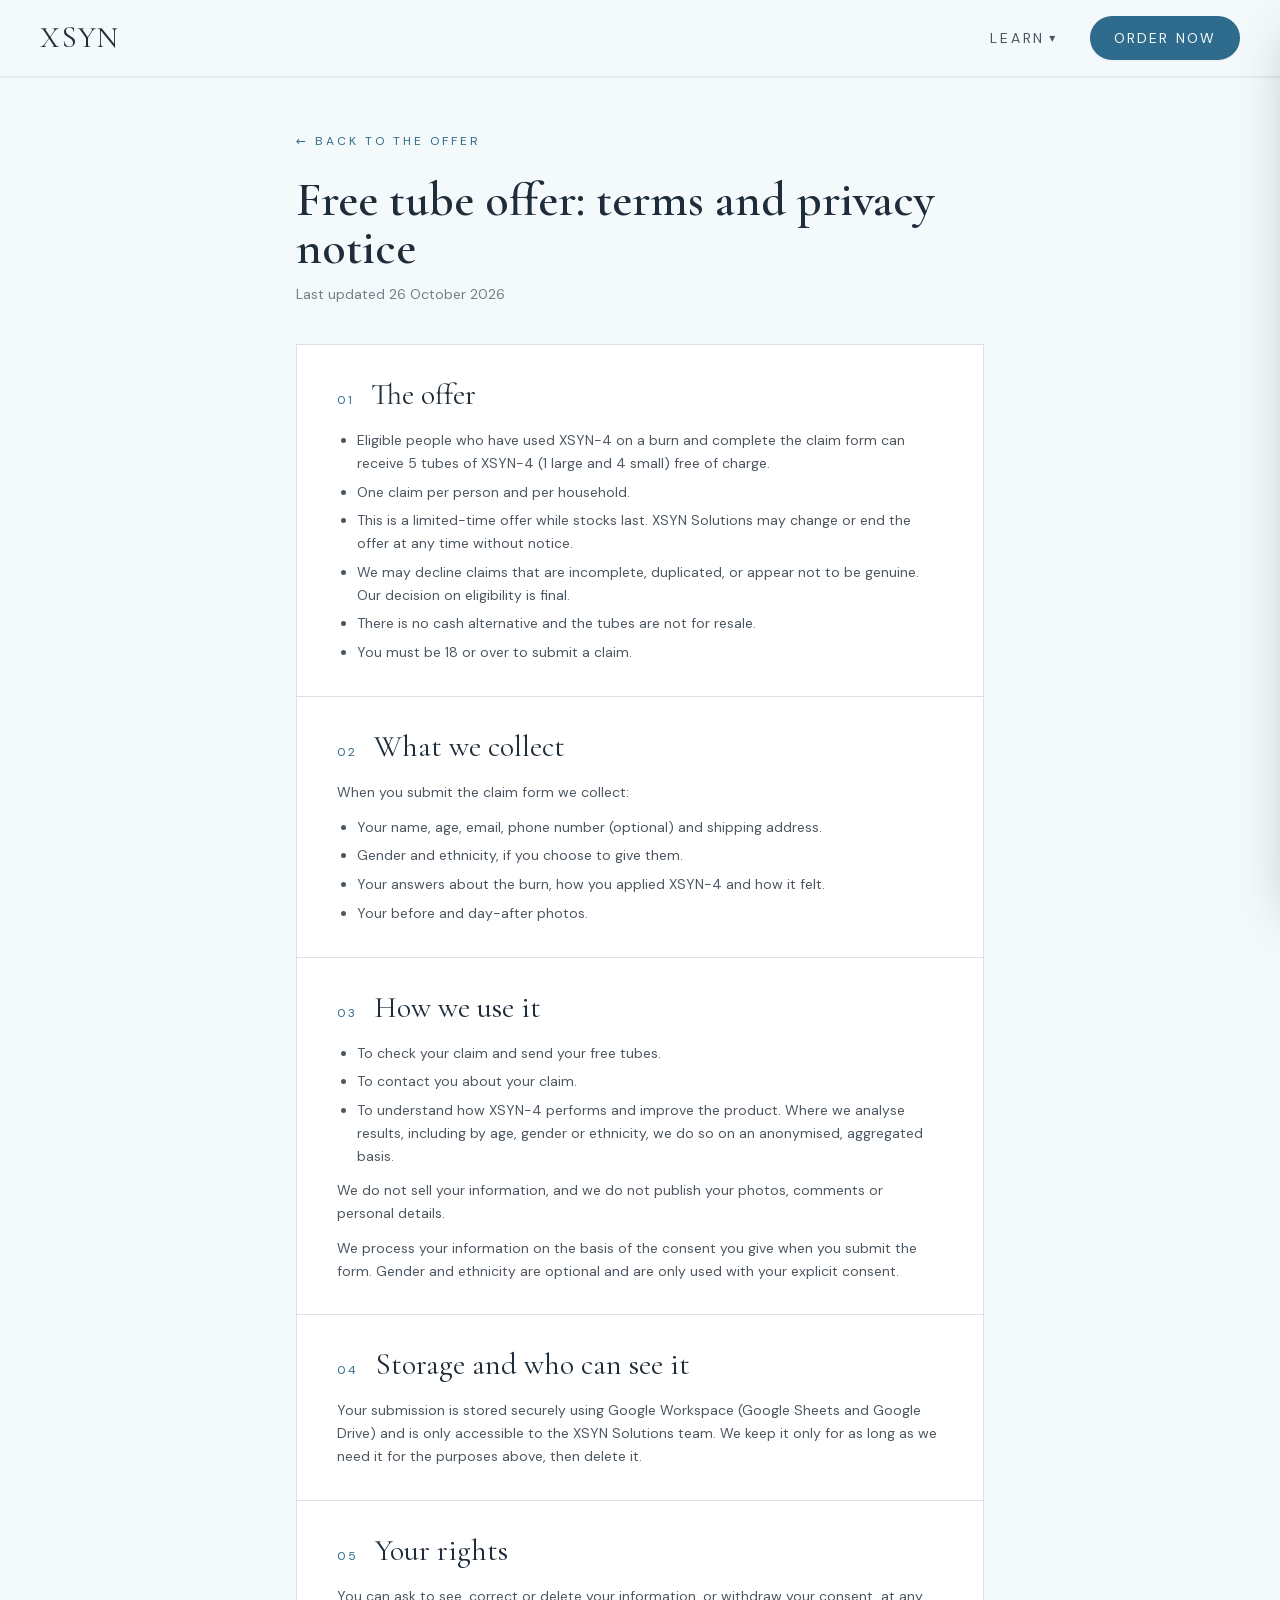
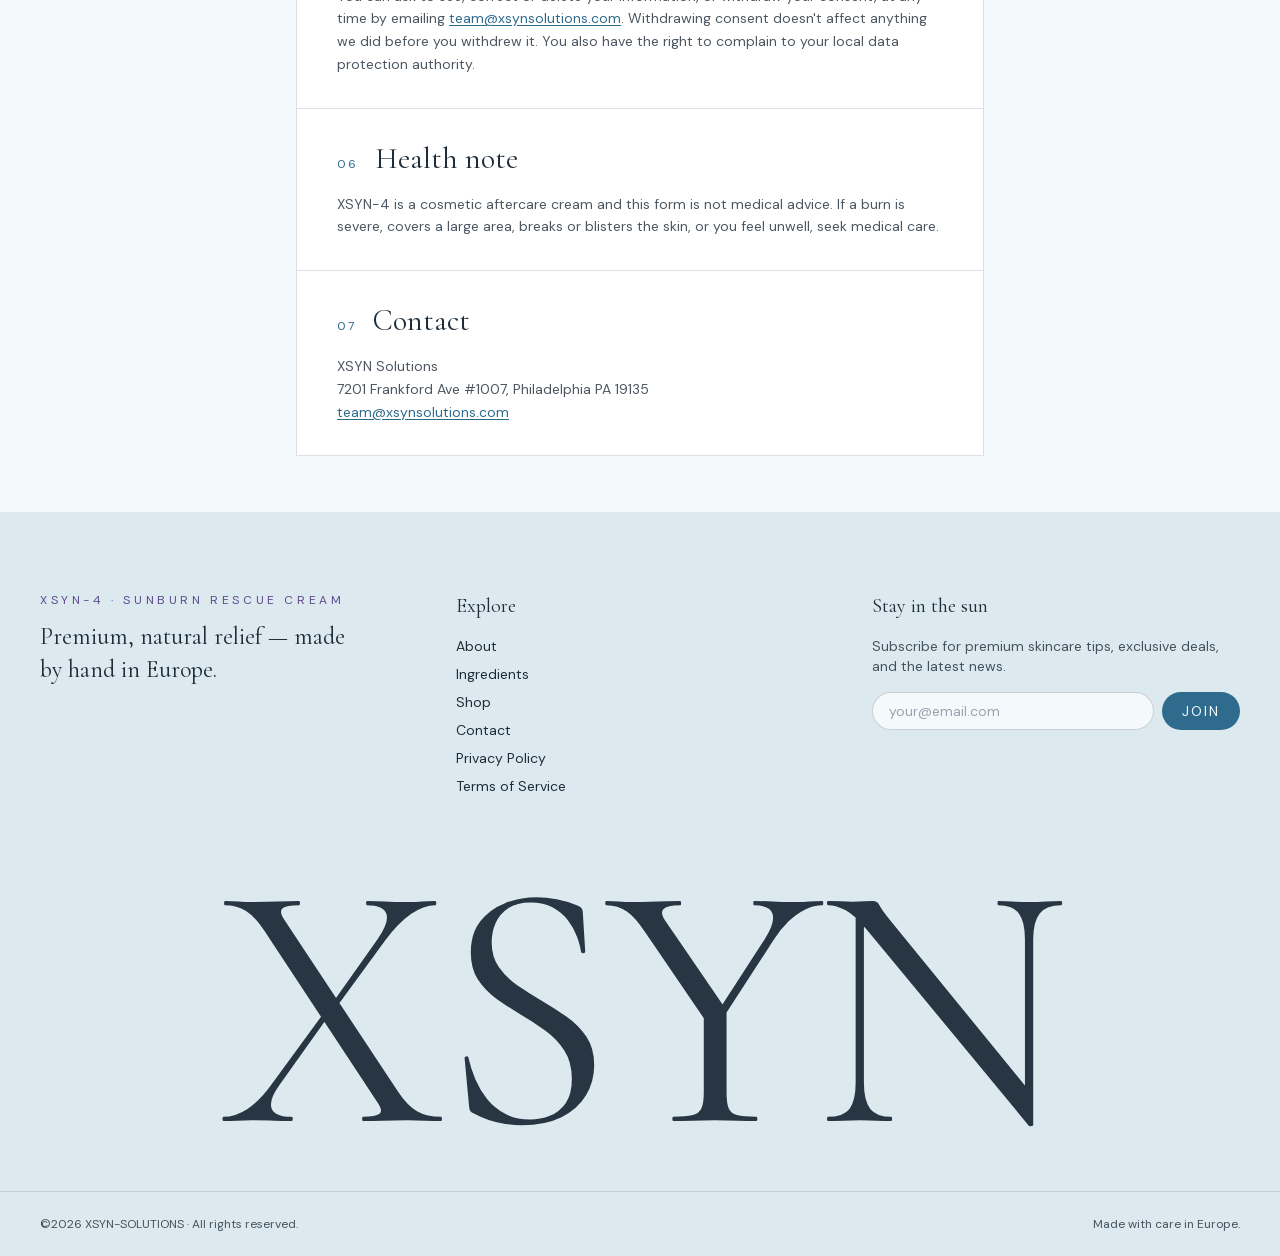
<file: claim/terms/index.html>
<!DOCTYPE html><html lang="en" class="__variable_ded346 __variable_231f96"><head><meta charSet="utf-8"/><meta name="viewport" content="width=device-width, initial-scale=1"/><link rel="preload" href="/_next/static/media/13971731025ec697-s.p.woff2" as="font" crossorigin="" type="font/woff2"/><link rel="preload" href="/_next/static/media/7b89a4fd5e90ede0-s.p.woff2" as="font" crossorigin="" type="font/woff2"/><link rel="preload" as="image" href="/images/product-face.jpg"/><link rel="preload" as="image" href="/images/ing-aloe.png"/><link rel="stylesheet" href="/_next/static/css/c62c51d11decdec0.css" data-precedence="next"/><link rel="preload" as="script" fetchPriority="low" href="/_next/static/chunks/webpack-26fd1341316477da.js"/><script src="/_next/static/chunks/fd9d1056-0395f68b8cc78a20.js" async=""></script><script src="/_next/static/chunks/23-1a85f603b7b3d212.js" async=""></script><script src="/_next/static/chunks/main-app-933a9a9d6e521547.js" async=""></script><script src="/_next/static/chunks/231-a6fe82a4589e91cf.js" async=""></script><script src="/_next/static/chunks/app/claim/terms/page-ce3e3082d6366a1c.js" async=""></script><script src="/_next/static/chunks/app/layout-91d6ff5edd15927c.js" async=""></script><title>Free Tube Offer: Terms &amp; Privacy | XSYN-4</title><meta name="description" content="XSYN-4 Sunburn Rescue Cream — instant relief and fast restoration. 100% natural, dermatologically tested."/><meta name="robots" content="noindex, nofollow"/><meta name="next-size-adjust"/><script src="/_next/static/chunks/polyfills-78c92fac7aa8fdd8.js" noModule=""></script></head><body class="font-sans bg-cream text-charcoal"><header class="fixed top-0 left-0 right-0 z-50 transition-all duration-300 bg-transparent"><nav class="mx-auto flex max-w-7xl items-center justify-between px-6 py-4 md:px-10"><a aria-label="XSYN — back to home" class="font-display text-2xl md:text-3xl tracking-wide text-cream hover:opacity-80 transition" href="/">XSYN</a><div class="hidden items-center gap-8 md:flex"><button type="button" aria-expanded="false" class="font-sans text-sm uppercase tracking-[0.2em] text-cream/90 hover:opacity-100 flex items-center gap-1">Learn <span aria-hidden="true" class="text-xs">▾</span></button><a class="rounded-full bg-ocean px-6 py-3 font-sans text-sm uppercase tracking-[0.15em] text-cream shadow-sm transition hover:bg-ocean/90" href="/shop/">Order Now</a></div><button aria-label="Menu" class="md:hidden text-cream"><span class="block h-0.5 w-7 bg-cream mb-1.5"></span><span class="block h-0.5 w-7 bg-cream mb-1.5"></span><span class="block h-0.5 w-7 bg-cream"></span></button></nav></header><div class="fixed inset-0 z-40 transition-all duration-300 opacity-0 pointer-events-none" aria-hidden="true"><button aria-label="Close menu" class="absolute inset-0 bg-charcoal/40 backdrop-blur-sm cursor-default"></button><div class="absolute inset-x-0 top-[72px] bottom-0 md:bottom-auto md:max-h-[calc(100vh-72px)] bg-cream shadow-2xl overflow-y-auto"><div class="mx-auto max-w-7xl px-6 md:px-10 py-12 md:py-16"><div class="grid md:grid-cols-[1.3fr_1fr] gap-12"><div><p class="font-sans text-xs uppercase tracking-[0.35em] text-coral mb-8">Learn About XSYN-4</p><ul class="space-y-6"><li><a class="group flex flex-col md:flex-row md:items-baseline md:justify-between md:gap-8 border-b border-charcoal/10 pb-5" href="/about/founder/"><span class="font-display text-3xl md:text-4xl text-charcoal group-hover:text-coral transition">Founder Story</span><span class="font-sans text-sm text-charcoal/75 md:text-right md:max-w-xs mt-1 md:mt-0">Why XSYN exists, in our founder&#x27;s own words.</span></a></li><li><a class="group flex flex-col md:flex-row md:items-baseline md:justify-between md:gap-8 border-b border-charcoal/10 pb-5" href="/about/why-it-matters/"><span class="font-display text-3xl md:text-4xl text-charcoal group-hover:text-coral transition">Why It Matters</span><span class="font-sans text-sm text-charcoal/75 md:text-right md:max-w-xs mt-1 md:mt-0">Hawaii Act 104 and the global reef-safe record.</span></a></li><li><a class="group flex flex-col md:flex-row md:items-baseline md:justify-between md:gap-8 border-b border-charcoal/10 pb-5" href="/about/what-it-does/"><span class="font-display text-3xl md:text-4xl text-charcoal group-hover:text-coral transition">What It Does</span><span class="font-sans text-sm text-charcoal/75 md:text-right md:max-w-xs mt-1 md:mt-0">Cool. Repair. Nourish. How XSYN-4 actually works.</span></a></li><li><a class="group flex flex-col md:flex-row md:items-baseline md:justify-between md:gap-8 border-b border-charcoal/10 pb-5" href="/ingredients/"><span class="font-display text-3xl md:text-4xl text-charcoal group-hover:text-coral transition">Ingredients</span><span class="font-sans text-sm text-charcoal/75 md:text-right md:max-w-xs mt-1 md:mt-0">All eight components — with the clinical evidence behind each.</span></a></li><li><a class="group flex flex-col md:flex-row md:items-baseline md:justify-between md:gap-8 border-b border-charcoal/10 pb-5" href="/contact/"><span class="font-display text-3xl md:text-4xl text-charcoal group-hover:text-coral transition">Get In Touch</span><span class="font-sans text-sm text-charcoal/75 md:text-right md:max-w-xs mt-1 md:mt-0">Customer support and partnerships.</span></a></li></ul></div><div class="grid grid-cols-1 sm:grid-cols-2 md:grid-cols-1 gap-6"><a class="relative rounded-3xl overflow-hidden aspect-[4/5] group" href="/about/founder/"><img src="/images/product-face.jpg" alt="Founder Story" class="absolute inset-0 h-full w-full object-cover transition-transform duration-500 group-hover:scale-105"/><div class="absolute inset-0 bg-gradient-to-t from-charcoal/70 via-charcoal/10 to-transparent"></div><div class="absolute bottom-6 left-6 right-6"><p class="font-sans text-xs uppercase tracking-[0.3em] text-cream/80 mb-2">Explore</p><p class="font-display text-3xl text-cream">Founder Story</p></div></a><a class="relative rounded-3xl overflow-hidden aspect-[4/5] group" href="/ingredients/"><img src="/images/ing-aloe.png" alt="Ingredients" class="absolute inset-0 h-full w-full object-cover transition-transform duration-500 group-hover:scale-105"/><div class="absolute inset-0 bg-gradient-to-t from-charcoal/70 via-charcoal/10 to-transparent"></div><div class="absolute bottom-6 left-6 right-6"><p class="font-sans text-xs uppercase tracking-[0.3em] text-cream/80 mb-2">Explore</p><p class="font-display text-3xl text-cream">Ingredients</p></div></a></div></div></div></div></div><div class="fixed inset-0 z-50 bg-charcoal/40 backdrop-blur-sm transition-opacity duration-300 opacity-0 pointer-events-none" aria-hidden="true"></div><div class="fixed top-0 right-0 z-50 h-full w-full max-w-md bg-cream shadow-2xl flex flex-col transition-transform duration-300 translate-x-full"><div class="flex items-center justify-between px-6 py-5 border-b border-sand"><div><h2 class="font-display text-2xl text-charcoal">Join the Waitlist</h2><p class="font-sans text-xs text-charcoal/50 mt-0.5">Be first to know when we launch.</p></div><button type="button" class="font-sans text-charcoal/50 hover:text-charcoal text-xl leading-none" aria-label="Close">✕</button></div><div class="flex-1 overflow-y-auto px-6 py-6"><form class="space-y-6"><p class="font-sans text-sm text-charcoal/70 leading-relaxed">Reserve your spot — we&#x27;ll reach out the moment XSYN-4 is available.</p><div><p class="font-sans text-xs uppercase tracking-[0.2em] text-charcoal/60 mb-3">Your order</p><div class="space-y-2"><div class="rounded-2xl border px-4 py-3 transition border-sand"><div class="flex items-center justify-between gap-3"><label class="flex items-center gap-3 cursor-pointer flex-1"><input type="checkbox" class="h-4 w-4 accent-ocean rounded"/><div><p class="font-display text-base text-charcoal leading-tight">Single Tube</p><p class="font-sans text-xs text-charcoal/50">€32 / tube</p></div></label><div class="flex items-center gap-2 shrink-0"><p class="font-display text-base text-charcoal w-10 text-right">€<!-- -->32</p></div></div></div><div class="rounded-2xl border px-4 py-3 transition border-sand"><div class="flex items-center justify-between gap-3"><label class="flex items-center gap-3 cursor-pointer flex-1"><input type="checkbox" class="h-4 w-4 accent-ocean rounded"/><div><p class="font-display text-base text-charcoal leading-tight">Holiday Bundle · 2-Pack</p><p class="font-sans text-xs text-charcoal/50">€28 / tube<!-- --> · Save €8</p></div></label><div class="flex items-center gap-2 shrink-0"><p class="font-display text-base text-charcoal w-10 text-right">€<!-- -->56</p></div></div></div><div class="rounded-2xl border px-4 py-3 transition border-sand"><div class="flex items-center justify-between gap-3"><label class="flex items-center gap-3 cursor-pointer flex-1"><input type="checkbox" class="h-4 w-4 accent-ocean rounded"/><div><p class="font-display text-base text-charcoal leading-tight">Family Bundle · 4-Pack</p><p class="font-sans text-xs text-charcoal/50">€26 / tube<!-- --> · Save €24</p></div></label><div class="flex items-center gap-2 shrink-0"><p class="font-display text-base text-charcoal w-10 text-right">€<!-- -->104</p></div></div></div></div></div><div><label for="wl-name" class="block font-sans text-xs uppercase tracking-[0.2em] text-charcoal/60 mb-2">Full Name <span class="text-plum">*</span></label><input id="wl-name" type="text" required="" placeholder="Jane Smith" class="w-full rounded-xl border border-sand px-4 py-3 font-sans text-sm text-charcoal placeholder:text-charcoal/30 focus:outline-none focus:border-ocean bg-white" value=""/></div><div><label for="wl-email" class="block font-sans text-xs uppercase tracking-[0.2em] text-charcoal/60 mb-2">Email <span class="text-plum">*</span></label><input id="wl-email" type="email" required="" placeholder="jane@example.com" class="w-full rounded-xl border border-sand px-4 py-3 font-sans text-sm text-charcoal placeholder:text-charcoal/30 focus:outline-none focus:border-ocean bg-white" value=""/></div><div><label for="wl-phone" class="block font-sans text-xs uppercase tracking-[0.2em] text-charcoal/60 mb-2">Phone <span class="text-charcoal/30 normal-case tracking-normal">(optional)</span></label><input id="wl-phone" type="tel" placeholder="+353 87 123 4567" class="w-full rounded-xl border border-sand px-4 py-3 font-sans text-sm text-charcoal placeholder:text-charcoal/30 focus:outline-none focus:border-ocean bg-white" value=""/></div><button type="submit" disabled="" class="w-full rounded-full bg-ocean py-4 font-sans text-sm uppercase tracking-[0.2em] text-cream hover:bg-ocean/90 disabled:opacity-50 transition">Reserve My Spot</button><p class="font-sans text-xs text-charcoal/40 text-center">No payment required. We&#x27;ll reach out when XSYN-4 is ready to ship.</p></form></div></div><main><section class="bg-cream pt-[72px]"><div class="mx-auto max-w-3xl px-5 py-14 md:px-10"><a class="font-sans text-xs uppercase tracking-[0.25em] text-ocean hover:underline" href="/claim/">← Back to the offer</a><h1 class="mt-6 font-display font-semibold text-4xl md:text-5xl text-charcoal leading-tight">Free tube offer: terms and privacy notice</h1><p class="mt-3 font-sans text-sm text-charcoal/60">Last updated 26 October 2026</p><div class="mt-10 border border-charcoal/15 bg-white"><section class="border-t border-charcoal/15 px-6 py-8 md:px-10 first:border-t-0"><div class="flex items-baseline gap-4 mb-4"><span class="font-sans text-xs tracking-[0.2em] text-ocean">01</span><h2 class="font-display text-2xl md:text-3xl text-charcoal leading-tight">The offer</h2></div><div class="space-y-3 font-sans text-sm text-charcoal/80 leading-relaxed [&amp;_ul]:list-disc [&amp;_ul]:pl-5 [&amp;_ul]:space-y-1.5"><ul><li>Eligible people who have used XSYN-4 on a burn and complete the claim form can receive 5 tubes of XSYN-4 (1 large and 4 small) free of charge.</li><li>One claim per person and per household.</li><li>This is a limited-time offer while stocks last. XSYN Solutions may change or end the offer at any time without notice.</li><li>We may decline claims that are incomplete, duplicated, or appear not to be genuine. Our decision on eligibility is final.</li><li>There is no cash alternative and the tubes are not for resale.</li><li>You must be 18 or over to submit a claim.</li></ul></div></section><section class="border-t border-charcoal/15 px-6 py-8 md:px-10 first:border-t-0"><div class="flex items-baseline gap-4 mb-4"><span class="font-sans text-xs tracking-[0.2em] text-ocean">02</span><h2 class="font-display text-2xl md:text-3xl text-charcoal leading-tight">What we collect</h2></div><div class="space-y-3 font-sans text-sm text-charcoal/80 leading-relaxed [&amp;_ul]:list-disc [&amp;_ul]:pl-5 [&amp;_ul]:space-y-1.5"><p>When you submit the claim form we collect:</p><ul><li>Your name, age, email, phone number (optional) and shipping address.</li><li>Gender and ethnicity, if you choose to give them.</li><li>Your answers about the burn, how you applied XSYN-4 and how it felt.</li><li>Your before and day-after photos.</li></ul></div></section><section class="border-t border-charcoal/15 px-6 py-8 md:px-10 first:border-t-0"><div class="flex items-baseline gap-4 mb-4"><span class="font-sans text-xs tracking-[0.2em] text-ocean">03</span><h2 class="font-display text-2xl md:text-3xl text-charcoal leading-tight">How we use it</h2></div><div class="space-y-3 font-sans text-sm text-charcoal/80 leading-relaxed [&amp;_ul]:list-disc [&amp;_ul]:pl-5 [&amp;_ul]:space-y-1.5"><ul><li>To check your claim and send your free tubes.</li><li>To contact you about your claim.</li><li>To understand how XSYN-4 performs and improve the product. Where we analyse results, including by age, gender or ethnicity, we do so on an anonymised, aggregated basis.</li></ul><p>We do not sell your information, and we do not publish your photos, comments or personal details.</p><p>We process your information on the basis of the consent you give when you submit the form. Gender and ethnicity are optional and are only used with your explicit consent.</p></div></section><section class="border-t border-charcoal/15 px-6 py-8 md:px-10 first:border-t-0"><div class="flex items-baseline gap-4 mb-4"><span class="font-sans text-xs tracking-[0.2em] text-ocean">04</span><h2 class="font-display text-2xl md:text-3xl text-charcoal leading-tight">Storage and who can see it</h2></div><div class="space-y-3 font-sans text-sm text-charcoal/80 leading-relaxed [&amp;_ul]:list-disc [&amp;_ul]:pl-5 [&amp;_ul]:space-y-1.5"><p>Your submission is stored securely using Google Workspace (Google Sheets and Google Drive) and is only accessible to the XSYN Solutions team. We keep it only for as long as we need it for the purposes above, then delete it.</p></div></section><section class="border-t border-charcoal/15 px-6 py-8 md:px-10 first:border-t-0"><div class="flex items-baseline gap-4 mb-4"><span class="font-sans text-xs tracking-[0.2em] text-ocean">05</span><h2 class="font-display text-2xl md:text-3xl text-charcoal leading-tight">Your rights</h2></div><div class="space-y-3 font-sans text-sm text-charcoal/80 leading-relaxed [&amp;_ul]:list-disc [&amp;_ul]:pl-5 [&amp;_ul]:space-y-1.5"><p>You can ask to see, correct or delete your information, or withdraw your consent, at any time by emailing<!-- --> <a href="mailto:team@xsynsolutions.com" class="text-ocean underline underline-offset-2">team@xsynsolutions.com</a>. Withdrawing consent doesn&#x27;t affect anything we did before you withdrew it. You also have the right to complain to your local data protection authority.</p></div></section><section class="border-t border-charcoal/15 px-6 py-8 md:px-10 first:border-t-0"><div class="flex items-baseline gap-4 mb-4"><span class="font-sans text-xs tracking-[0.2em] text-ocean">06</span><h2 class="font-display text-2xl md:text-3xl text-charcoal leading-tight">Health note</h2></div><div class="space-y-3 font-sans text-sm text-charcoal/80 leading-relaxed [&amp;_ul]:list-disc [&amp;_ul]:pl-5 [&amp;_ul]:space-y-1.5"><p>XSYN-4 is a cosmetic aftercare cream and this form is not medical advice. If a burn is severe, covers a large area, breaks or blisters the skin, or you feel unwell, seek medical care.</p></div></section><section class="border-t border-charcoal/15 px-6 py-8 md:px-10 first:border-t-0"><div class="flex items-baseline gap-4 mb-4"><span class="font-sans text-xs tracking-[0.2em] text-ocean">07</span><h2 class="font-display text-2xl md:text-3xl text-charcoal leading-tight">Contact</h2></div><div class="space-y-3 font-sans text-sm text-charcoal/80 leading-relaxed [&amp;_ul]:list-disc [&amp;_ul]:pl-5 [&amp;_ul]:space-y-1.5"><p>XSYN Solutions<br/>7201 Frankford Ave #1007, Philadelphia PA 19135<br/><a href="mailto:team@xsynsolutions.com" class="text-ocean underline underline-offset-2">team@xsynsolutions.com</a></p></div></section></div></div></section></main><footer class="bg-sand text-charcoal"><div class="mx-auto max-w-7xl px-6 pt-20 md:px-10"><div class="grid gap-12 md:grid-cols-3"><div><p class="font-sans text-xs uppercase tracking-[0.3em] text-coral mb-3">XSYN-4 · Sunburn Rescue Cream</p><p class="font-display text-2xl text-charcoal leading-snug max-w-xs">Premium, natural relief — made by hand in Europe.</p></div><div><h4 class="font-display text-xl mb-4">Explore</h4><ul class="space-y-2 font-sans text-sm"><li><a class="hover:text-coral" href="/about/">About</a></li><li><a class="hover:text-coral" href="/ingredients/">Ingredients</a></li><li><a class="hover:text-coral" href="/shop/">Shop</a></li><li><a class="hover:text-coral" href="/contact/">Contact</a></li><li><a class="hover:text-coral" href="#">Privacy Policy</a></li><li><a class="hover:text-coral" href="#">Terms of Service</a></li></ul></div><div><h4 class="font-display text-xl mb-4">Stay in the sun</h4><p class="font-sans text-sm opacity-80 mb-4">Subscribe for premium skincare tips, exclusive deals, and the latest news.</p><form class="flex gap-2"><label for="newsletter-email" class="sr-only">Email address</label><input id="newsletter-email" type="email" required="" placeholder="your@email.com" class="flex-1 rounded-full border border-charcoal/20 bg-cream px-4 py-2 font-sans text-sm focus:border-coral focus:outline-none" value=""/><button type="submit" class="rounded-full bg-ocean px-5 py-2 font-sans text-sm uppercase tracking-[0.15em] text-cream">Join</button></form></div></div></div><div class="relative overflow-hidden mt-16 pb-8 px-4"><a aria-label="XSYN — home" href="/"><p aria-hidden="true" class="font-display text-[clamp(6rem,28vw,22rem)] leading-[0.85] text-charcoal/95 tracking-[-0.02em] text-center select-none">XSYN</p></a></div><div class="border-t border-charcoal/15 px-6 md:px-10 py-6"><div class="mx-auto max-w-7xl flex flex-col md:flex-row md:items-center md:justify-between gap-3 text-xs font-sans opacity-80"><p>©2026 XSYN-SOLUTIONS · All rights reserved.</p><p>Made with care in Europe.</p></div></div></footer><script src="/_next/static/chunks/webpack-26fd1341316477da.js" async=""></script><script>(self.__next_f=self.__next_f||[]).push([0]);self.__next_f.push([2,null])</script><script>self.__next_f.push([1,"1:HL[\"/_next/static/media/13971731025ec697-s.p.woff2\",\"font\",{\"crossOrigin\":\"\",\"type\":\"font/woff2\"}]\n2:HL[\"/_next/static/media/7b89a4fd5e90ede0-s.p.woff2\",\"font\",{\"crossOrigin\":\"\",\"type\":\"font/woff2\"}]\n3:HL[\"/_next/static/css/c62c51d11decdec0.css\",\"style\"]\n"])</script><script>self.__next_f.push([1,"4:I[5751,[],\"\"]\n6:I[231,[\"231\",\"static/chunks/231-a6fe82a4589e91cf.js\",\"876\",\"static/chunks/app/claim/terms/page-ce3e3082d6366a1c.js\"],\"\"]\n7:I[9275,[],\"\"]\n8:I[1343,[],\"\"]\n9:I[463,[\"231\",\"static/chunks/231-a6fe82a4589e91cf.js\",\"185\",\"static/chunks/app/layout-91d6ff5edd15927c.js\"],\"WaitlistProvider\"]\na:I[8935,[\"231\",\"static/chunks/231-a6fe82a4589e91cf.js\",\"185\",\"static/chunks/app/layout-91d6ff5edd15927c.js\"],\"Navbar\"]\nb:I[170,[\"231\",\"static/chunks/231-a6fe82a4589e91cf.js\",\"185\",\"static/chunks/app/layout-91d6ff5edd15927c.js\"],\"WaitlistDrawer\"]\nc:I[2674,[\"231\",\"static/chunks/231-a6fe82a4589e91cf.js\",\"185\",\"static/chunks/app/layout-91d6ff5edd15927c.js\"],\"Footer\"]\ne:I[6130,[],\"\"]\nf:[]\n"])</script><script>self.__next_f.push([1,"0:[[[\"$\",\"link\",\"0\",{\"rel\":\"stylesheet\",\"href\":\"/_next/static/css/c62c51d11decdec0.css\",\"precedence\":\"next\",\"crossOrigin\":\"$undefined\"}]],[\"$\",\"$L4\",null,{\"buildId\":\"Z8x9rnBaG4cLFVJH1JVoJ\",\"assetPrefix\":\"\",\"initialCanonicalUrl\":\"/claim/terms/\",\"initialTree\":[\"\",{\"children\":[\"claim\",{\"children\":[\"terms\",{\"children\":[\"__PAGE__\",{}]}]}]},\"$undefined\",\"$undefined\",true],\"initialSeedData\":[\"\",{\"children\":[\"claim\",{\"children\":[\"terms\",{\"children\":[\"__PAGE__\",{},[[\"$L5\",[\"$\",\"section\",null,{\"className\":\"bg-cream pt-[72px]\",\"children\":[\"$\",\"div\",null,{\"className\":\"mx-auto max-w-3xl px-5 py-14 md:px-10\",\"children\":[[\"$\",\"$L6\",null,{\"href\":\"/claim/\",\"className\":\"font-sans text-xs uppercase tracking-[0.25em] text-ocean hover:underline\",\"children\":\"← Back to the offer\"}],[\"$\",\"h1\",null,{\"className\":\"mt-6 font-display font-semibold text-4xl md:text-5xl text-charcoal leading-tight\",\"children\":\"Free tube offer: terms and privacy notice\"}],[\"$\",\"p\",null,{\"className\":\"mt-3 font-sans text-sm text-charcoal/60\",\"children\":\"Last updated 26 October 2026\"}],[\"$\",\"div\",null,{\"className\":\"mt-10 border border-charcoal/15 bg-white\",\"children\":[[\"$\",\"section\",null,{\"className\":\"border-t border-charcoal/15 px-6 py-8 md:px-10 first:border-t-0\",\"children\":[[\"$\",\"div\",null,{\"className\":\"flex items-baseline gap-4 mb-4\",\"children\":[[\"$\",\"span\",null,{\"className\":\"font-sans text-xs tracking-[0.2em] text-ocean\",\"children\":\"01\"}],[\"$\",\"h2\",null,{\"className\":\"font-display text-2xl md:text-3xl text-charcoal leading-tight\",\"children\":\"The offer\"}]]}],[\"$\",\"div\",null,{\"className\":\"space-y-3 font-sans text-sm text-charcoal/80 leading-relaxed [\u0026_ul]:list-disc [\u0026_ul]:pl-5 [\u0026_ul]:space-y-1.5\",\"children\":[\"$\",\"ul\",null,{\"children\":[[\"$\",\"li\",null,{\"children\":\"Eligible people who have used XSYN-4 on a burn and complete the claim form can receive 5 tubes of XSYN-4 (1 large and 4 small) free of charge.\"}],[\"$\",\"li\",null,{\"children\":\"One claim per person and per household.\"}],[\"$\",\"li\",null,{\"children\":\"This is a limited-time offer while stocks last. XSYN Solutions may change or end the offer at any time without notice.\"}],[\"$\",\"li\",null,{\"children\":\"We may decline claims that are incomplete, duplicated, or appear not to be genuine. Our decision on eligibility is final.\"}],[\"$\",\"li\",null,{\"children\":\"There is no cash alternative and the tubes are not for resale.\"}],[\"$\",\"li\",null,{\"children\":\"You must be 18 or over to submit a claim.\"}]]}]}]]}],[\"$\",\"section\",null,{\"className\":\"border-t border-charcoal/15 px-6 py-8 md:px-10 first:border-t-0\",\"children\":[[\"$\",\"div\",null,{\"className\":\"flex items-baseline gap-4 mb-4\",\"children\":[[\"$\",\"span\",null,{\"className\":\"font-sans text-xs tracking-[0.2em] text-ocean\",\"children\":\"02\"}],[\"$\",\"h2\",null,{\"className\":\"font-display text-2xl md:text-3xl text-charcoal leading-tight\",\"children\":\"What we collect\"}]]}],[\"$\",\"div\",null,{\"className\":\"space-y-3 font-sans text-sm text-charcoal/80 leading-relaxed [\u0026_ul]:list-disc [\u0026_ul]:pl-5 [\u0026_ul]:space-y-1.5\",\"children\":[[\"$\",\"p\",null,{\"children\":\"When you submit the claim form we collect:\"}],[\"$\",\"ul\",null,{\"children\":[[\"$\",\"li\",null,{\"children\":\"Your name, age, email, phone number (optional) and shipping address.\"}],[\"$\",\"li\",null,{\"children\":\"Gender and ethnicity, if you choose to give them.\"}],[\"$\",\"li\",null,{\"children\":\"Your answers about the burn, how you applied XSYN-4 and how it felt.\"}],[\"$\",\"li\",null,{\"children\":\"Your before and day-after photos.\"}]]}]]}]]}],[\"$\",\"section\",null,{\"className\":\"border-t border-charcoal/15 px-6 py-8 md:px-10 first:border-t-0\",\"children\":[[\"$\",\"div\",null,{\"className\":\"flex items-baseline gap-4 mb-4\",\"children\":[[\"$\",\"span\",null,{\"className\":\"font-sans text-xs tracking-[0.2em] text-ocean\",\"children\":\"03\"}],[\"$\",\"h2\",null,{\"className\":\"font-display text-2xl md:text-3xl text-charcoal leading-tight\",\"children\":\"How we use it\"}]]}],[\"$\",\"div\",null,{\"className\":\"space-y-3 font-sans text-sm text-charcoal/80 leading-relaxed [\u0026_ul]:list-disc [\u0026_ul]:pl-5 [\u0026_ul]:space-y-1.5\",\"children\":[[\"$\",\"ul\",null,{\"children\":[[\"$\",\"li\",null,{\"children\":\"To check your claim and send your free tubes.\"}],[\"$\",\"li\",null,{\"children\":\"To contact you about your claim.\"}],[\"$\",\"li\",null,{\"children\":\"To understand how XSYN-4 performs and improve the product. Where we analyse results, including by age, gender or ethnicity, we do so on an anonymised, aggregated basis.\"}]]}],[\"$\",\"p\",null,{\"children\":\"We do not sell your information, and we do not publish your photos, comments or personal details.\"}],[\"$\",\"p\",null,{\"children\":\"We process your information on the basis of the consent you give when you submit the form. Gender and ethnicity are optional and are only used with your explicit consent.\"}]]}]]}],[\"$\",\"section\",null,{\"className\":\"border-t border-charcoal/15 px-6 py-8 md:px-10 first:border-t-0\",\"children\":[[\"$\",\"div\",null,{\"className\":\"flex items-baseline gap-4 mb-4\",\"children\":[[\"$\",\"span\",null,{\"className\":\"font-sans text-xs tracking-[0.2em] text-ocean\",\"children\":\"04\"}],[\"$\",\"h2\",null,{\"className\":\"font-display text-2xl md:text-3xl text-charcoal leading-tight\",\"children\":\"Storage and who can see it\"}]]}],[\"$\",\"div\",null,{\"className\":\"space-y-3 font-sans text-sm text-charcoal/80 leading-relaxed [\u0026_ul]:list-disc [\u0026_ul]:pl-5 [\u0026_ul]:space-y-1.5\",\"children\":[\"$\",\"p\",null,{\"children\":\"Your submission is stored securely using Google Workspace (Google Sheets and Google Drive) and is only accessible to the XSYN Solutions team. We keep it only for as long as we need it for the purposes above, then delete it.\"}]}]]}],[\"$\",\"section\",null,{\"className\":\"border-t border-charcoal/15 px-6 py-8 md:px-10 first:border-t-0\",\"children\":[[\"$\",\"div\",null,{\"className\":\"flex items-baseline gap-4 mb-4\",\"children\":[[\"$\",\"span\",null,{\"className\":\"font-sans text-xs tracking-[0.2em] text-ocean\",\"children\":\"05\"}],[\"$\",\"h2\",null,{\"className\":\"font-display text-2xl md:text-3xl text-charcoal leading-tight\",\"children\":\"Your rights\"}]]}],[\"$\",\"div\",null,{\"className\":\"space-y-3 font-sans text-sm text-charcoal/80 leading-relaxed [\u0026_ul]:list-disc [\u0026_ul]:pl-5 [\u0026_ul]:space-y-1.5\",\"children\":[\"$\",\"p\",null,{\"children\":[\"You can ask to see, correct or delete your information, or withdraw your consent, at any time by emailing\",\" \",[\"$\",\"a\",null,{\"href\":\"mailto:team@xsynsolutions.com\",\"className\":\"text-ocean underline underline-offset-2\",\"children\":\"team@xsynsolutions.com\"}],\". Withdrawing consent doesn't affect anything we did before you withdrew it. You also have the right to complain to your local data protection authority.\"]}]}]]}],[\"$\",\"section\",null,{\"className\":\"border-t border-charcoal/15 px-6 py-8 md:px-10 first:border-t-0\",\"children\":[[\"$\",\"div\",null,{\"className\":\"flex items-baseline gap-4 mb-4\",\"children\":[[\"$\",\"span\",null,{\"className\":\"font-sans text-xs tracking-[0.2em] text-ocean\",\"children\":\"06\"}],[\"$\",\"h2\",null,{\"className\":\"font-display text-2xl md:text-3xl text-charcoal leading-tight\",\"children\":\"Health note\"}]]}],[\"$\",\"div\",null,{\"className\":\"space-y-3 font-sans text-sm text-charcoal/80 leading-relaxed [\u0026_ul]:list-disc [\u0026_ul]:pl-5 [\u0026_ul]:space-y-1.5\",\"children\":[\"$\",\"p\",null,{\"children\":\"XSYN-4 is a cosmetic aftercare cream and this form is not medical advice. If a burn is severe, covers a large area, breaks or blisters the skin, or you feel unwell, seek medical care.\"}]}]]}],[\"$\",\"section\",null,{\"className\":\"border-t border-charcoal/15 px-6 py-8 md:px-10 first:border-t-0\",\"children\":[[\"$\",\"div\",null,{\"className\":\"flex items-baseline gap-4 mb-4\",\"children\":[[\"$\",\"span\",null,{\"className\":\"font-sans text-xs tracking-[0.2em] text-ocean\",\"children\":\"07\"}],[\"$\",\"h2\",null,{\"className\":\"font-display text-2xl md:text-3xl text-charcoal leading-tight\",\"children\":\"Contact\"}]]}],[\"$\",\"div\",null,{\"className\":\"space-y-3 font-sans text-sm text-charcoal/80 leading-relaxed [\u0026_ul]:list-disc [\u0026_ul]:pl-5 [\u0026_ul]:space-y-1.5\",\"children\":[\"$\",\"p\",null,{\"children\":[\"XSYN Solutions\",[\"$\",\"br\",null,{}],\"7201 Frankford Ave #1007, Philadelphia PA 19135\",[\"$\",\"br\",null,{}],[\"$\",\"a\",null,{\"href\":\"mailto:team@xsynsolutions.com\",\"className\":\"text-ocean underline underline-offset-2\",\"children\":\"team@xsynsolutions.com\"}]]}]}]]}]]}]]}]}]],null],null]},[\"$\",\"$L7\",null,{\"parallelRouterKey\":\"children\",\"segmentPath\":[\"children\",\"claim\",\"children\",\"terms\",\"children\"],\"error\":\"$undefined\",\"errorStyles\":\"$undefined\",\"errorScripts\":\"$undefined\",\"template\":[\"$\",\"$L8\",null,{}],\"templateStyles\":\"$undefined\",\"templateScripts\":\"$undefined\",\"notFound\":\"$undefined\",\"notFoundStyles\":\"$undefined\",\"styles\":null}],null]},[[\"$\",\"$L7\",null,{\"parallelRouterKey\":\"children\",\"segmentPath\":[\"children\",\"claim\",\"children\"],\"error\":\"$undefined\",\"errorStyles\":\"$undefined\",\"errorScripts\":\"$undefined\",\"template\":[\"$\",\"$L8\",null,{}],\"templateStyles\":\"$undefined\",\"templateScripts\":\"$undefined\",\"notFound\":\"$undefined\",\"notFoundStyles\":\"$undefined\",\"styles\":null}],null],null]},[[\"$\",\"html\",null,{\"lang\":\"en\",\"className\":\"__variable_ded346 __variable_231f96\",\"children\":[\"$\",\"body\",null,{\"className\":\"font-sans bg-cream text-charcoal\",\"children\":[\"$\",\"$L9\",null,{\"children\":[[\"$\",\"$La\",null,{}],[\"$\",\"$Lb\",null,{}],[\"$\",\"main\",null,{\"children\":[\"$\",\"$L7\",null,{\"parallelRouterKey\":\"children\",\"segmentPath\":[\"children\"],\"error\":\"$undefined\",\"errorStyles\":\"$undefined\",\"errorScripts\":\"$undefined\",\"template\":[\"$\",\"$L8\",null,{}],\"templateStyles\":\"$undefined\",\"templateScripts\":\"$undefined\",\"notFound\":[[\"$\",\"title\",null,{\"children\":\"404: This page could not be found.\"}],[\"$\",\"div\",null,{\"style\":{\"fontFamily\":\"system-ui,\\\"Segoe UI\\\",Roboto,Helvetica,Arial,sans-serif,\\\"Apple Color Emoji\\\",\\\"Segoe UI Emoji\\\"\",\"height\":\"100vh\",\"textAlign\":\"center\",\"display\":\"flex\",\"flexDirection\":\"column\",\"alignItems\":\"center\",\"justifyContent\":\"center\"},\"children\":[\"$\",\"div\",null,{\"children\":[[\"$\",\"style\",null,{\"dangerouslySetInnerHTML\":{\"__html\":\"body{color:#000;background:#fff;margin:0}.next-error-h1{border-right:1px solid rgba(0,0,0,.3)}@media (prefers-color-scheme:dark){body{color:#fff;background:#000}.next-error-h1{border-right:1px solid rgba(255,255,255,.3)}}\"}}],[\"$\",\"h1\",null,{\"className\":\"next-error-h1\",\"style\":{\"display\":\"inline-block\",\"margin\":\"0 20px 0 0\",\"padding\":\"0 23px 0 0\",\"fontSize\":24,\"fontWeight\":500,\"verticalAlign\":\"top\",\"lineHeight\":\"49px\"},\"children\":\"404\"}],[\"$\",\"div\",null,{\"style\":{\"display\":\"inline-block\"},\"children\":[\"$\",\"h2\",null,{\"style\":{\"fontSize\":14,\"fontWeight\":400,\"lineHeight\":\"49px\",\"margin\":0},\"children\":\"This page could not be found.\"}]}]]}]}]],\"notFoundStyles\":[],\"styles\":null}]}],[\"$\",\"$Lc\",null,{}]]}]}]}],null],null],\"couldBeIntercepted\":false,\"initialHead\":[null,\"$Ld\"],\"globalErrorComponent\":\"$e\",\"missingSlots\":\"$Wf\"}]]\n"])</script><script>self.__next_f.push([1,"d:[[\"$\",\"meta\",\"0\",{\"name\":\"viewport\",\"content\":\"width=device-width, initial-scale=1\"}],[\"$\",\"meta\",\"1\",{\"charSet\":\"utf-8\"}],[\"$\",\"title\",\"2\",{\"children\":\"Free Tube Offer: Terms \u0026 Privacy | XSYN-4\"}],[\"$\",\"meta\",\"3\",{\"name\":\"description\",\"content\":\"XSYN-4 Sunburn Rescue Cream — instant relief and fast restoration. 100% natural, dermatologically tested.\"}],[\"$\",\"meta\",\"4\",{\"name\":\"robots\",\"content\":\"noindex, nofollow\"}],[\"$\",\"meta\",\"5\",{\"name\":\"next-size-adjust\"}]]\n5:null\n"])</script></body></html>
</file>
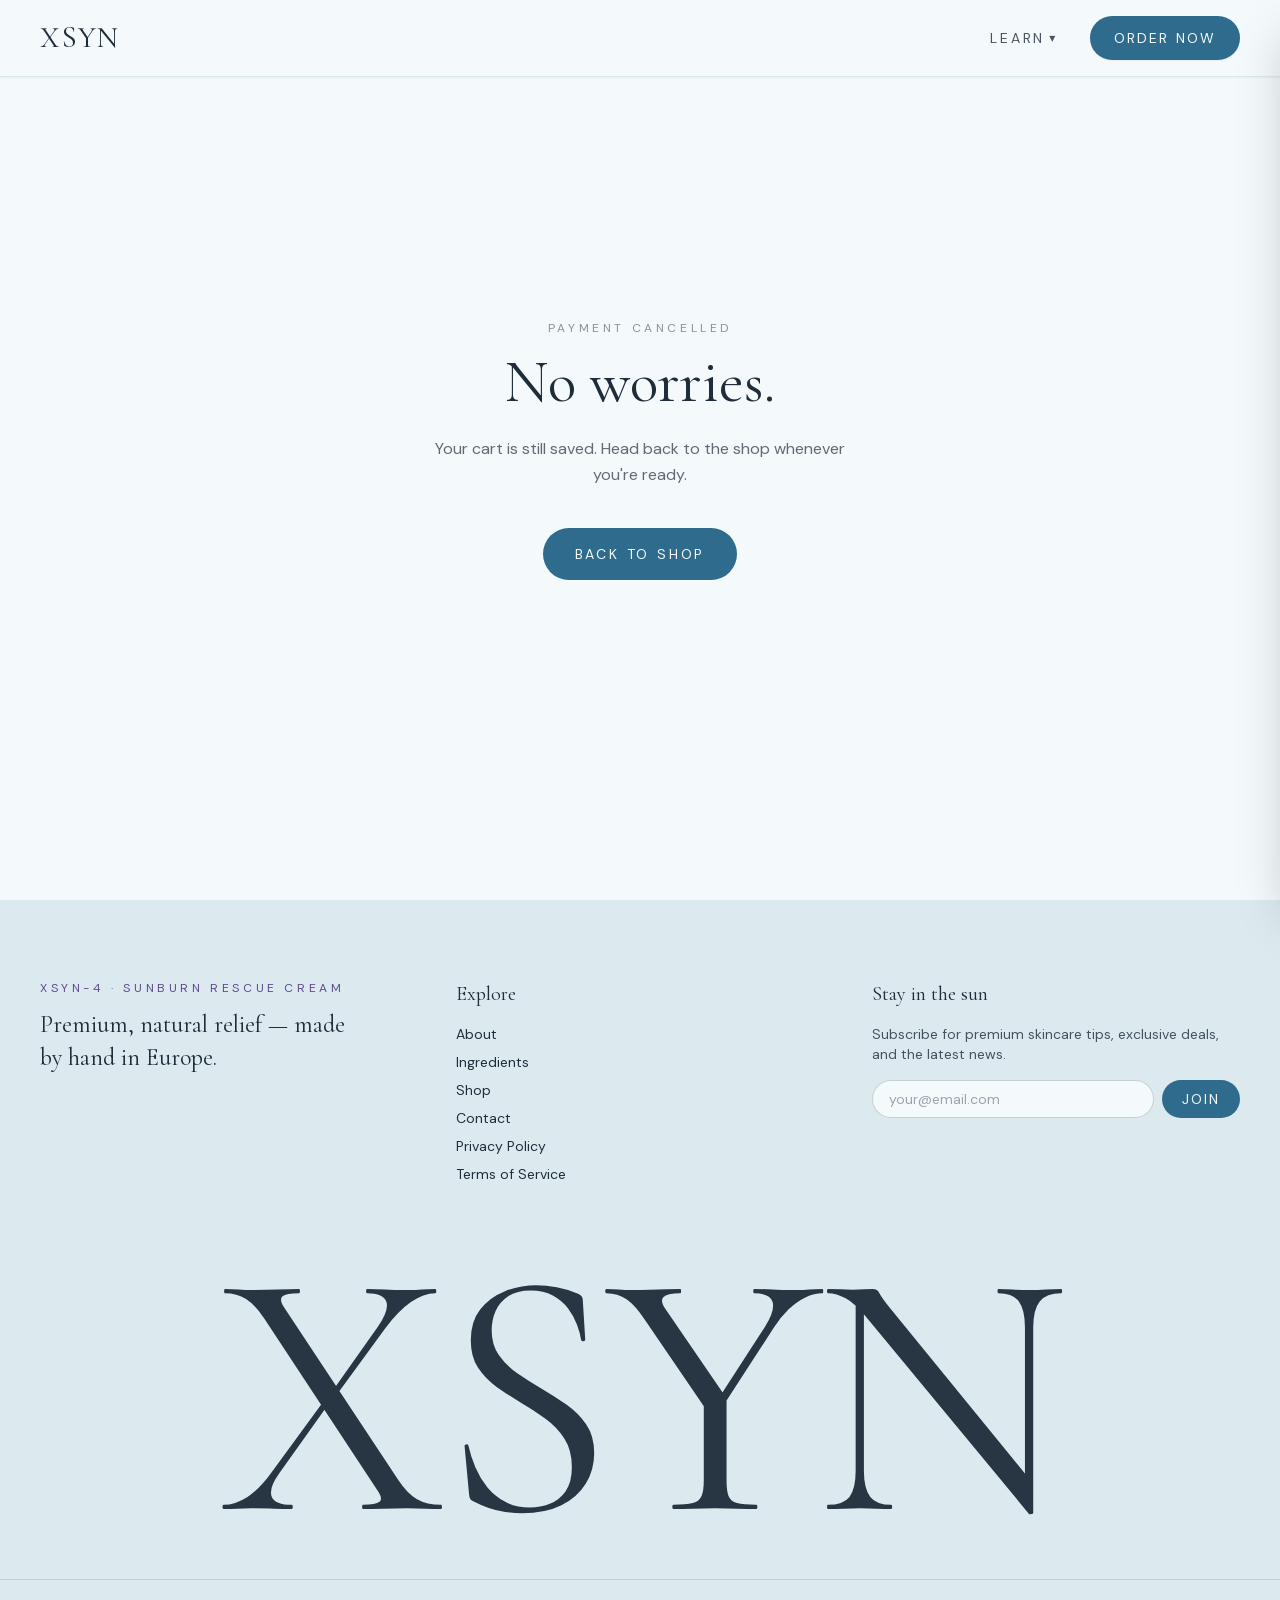
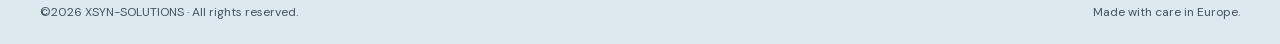
<file: shop/cancel/index.html>
<!DOCTYPE html><html lang="en" class="__variable_ded346 __variable_231f96"><head><meta charSet="utf-8"/><meta name="viewport" content="width=device-width, initial-scale=1"/><link rel="preload" href="/_next/static/media/13971731025ec697-s.p.woff2" as="font" crossorigin="" type="font/woff2"/><link rel="preload" href="/_next/static/media/7b89a4fd5e90ede0-s.p.woff2" as="font" crossorigin="" type="font/woff2"/><link rel="preload" as="image" href="/images/product-face.jpg"/><link rel="preload" as="image" href="/images/ing-aloe.png"/><link rel="stylesheet" href="/_next/static/css/c62c51d11decdec0.css" data-precedence="next"/><link rel="preload" as="script" fetchPriority="low" href="/_next/static/chunks/webpack-26fd1341316477da.js"/><script src="/_next/static/chunks/fd9d1056-0395f68b8cc78a20.js" async=""></script><script src="/_next/static/chunks/23-1a85f603b7b3d212.js" async=""></script><script src="/_next/static/chunks/main-app-933a9a9d6e521547.js" async=""></script><script src="/_next/static/chunks/231-a6fe82a4589e91cf.js" async=""></script><script src="/_next/static/chunks/app/shop/cancel/page-ef9a3cea4fb4e451.js" async=""></script><script src="/_next/static/chunks/app/layout-91d6ff5edd15927c.js" async=""></script><title>XSYN-4 — Turn Your Burn Into a Tan</title><meta name="description" content="XSYN-4 Sunburn Rescue Cream — instant relief and fast restoration. 100% natural, dermatologically tested."/><meta name="next-size-adjust"/><script src="/_next/static/chunks/polyfills-78c92fac7aa8fdd8.js" noModule=""></script></head><body class="font-sans bg-cream text-charcoal"><header class="fixed top-0 left-0 right-0 z-50 transition-all duration-300 bg-transparent"><nav class="mx-auto flex max-w-7xl items-center justify-between px-6 py-4 md:px-10"><a aria-label="XSYN — back to home" class="font-display text-2xl md:text-3xl tracking-wide text-cream hover:opacity-80 transition" href="/">XSYN</a><div class="hidden items-center gap-8 md:flex"><button type="button" aria-expanded="false" class="font-sans text-sm uppercase tracking-[0.2em] text-cream/90 hover:opacity-100 flex items-center gap-1">Learn <span aria-hidden="true" class="text-xs">▾</span></button><a class="rounded-full bg-ocean px-6 py-3 font-sans text-sm uppercase tracking-[0.15em] text-cream shadow-sm transition hover:bg-ocean/90" href="/shop/">Order Now</a></div><button aria-label="Menu" class="md:hidden text-cream"><span class="block h-0.5 w-7 bg-cream mb-1.5"></span><span class="block h-0.5 w-7 bg-cream mb-1.5"></span><span class="block h-0.5 w-7 bg-cream"></span></button></nav></header><div class="fixed inset-0 z-40 transition-all duration-300 opacity-0 pointer-events-none" aria-hidden="true"><button aria-label="Close menu" class="absolute inset-0 bg-charcoal/40 backdrop-blur-sm cursor-default"></button><div class="absolute inset-x-0 top-[72px] bottom-0 md:bottom-auto md:max-h-[calc(100vh-72px)] bg-cream shadow-2xl overflow-y-auto"><div class="mx-auto max-w-7xl px-6 md:px-10 py-12 md:py-16"><div class="grid md:grid-cols-[1.3fr_1fr] gap-12"><div><p class="font-sans text-xs uppercase tracking-[0.35em] text-coral mb-8">Learn About XSYN-4</p><ul class="space-y-6"><li><a class="group flex flex-col md:flex-row md:items-baseline md:justify-between md:gap-8 border-b border-charcoal/10 pb-5" href="/about/founder/"><span class="font-display text-3xl md:text-4xl text-charcoal group-hover:text-coral transition">Founder Story</span><span class="font-sans text-sm text-charcoal/75 md:text-right md:max-w-xs mt-1 md:mt-0">Why XSYN exists, in our founder&#x27;s own words.</span></a></li><li><a class="group flex flex-col md:flex-row md:items-baseline md:justify-between md:gap-8 border-b border-charcoal/10 pb-5" href="/about/why-it-matters/"><span class="font-display text-3xl md:text-4xl text-charcoal group-hover:text-coral transition">Why It Matters</span><span class="font-sans text-sm text-charcoal/75 md:text-right md:max-w-xs mt-1 md:mt-0">Hawaii Act 104 and the global reef-safe record.</span></a></li><li><a class="group flex flex-col md:flex-row md:items-baseline md:justify-between md:gap-8 border-b border-charcoal/10 pb-5" href="/about/what-it-does/"><span class="font-display text-3xl md:text-4xl text-charcoal group-hover:text-coral transition">What It Does</span><span class="font-sans text-sm text-charcoal/75 md:text-right md:max-w-xs mt-1 md:mt-0">Cool. Repair. Nourish. How XSYN-4 actually works.</span></a></li><li><a class="group flex flex-col md:flex-row md:items-baseline md:justify-between md:gap-8 border-b border-charcoal/10 pb-5" href="/ingredients/"><span class="font-display text-3xl md:text-4xl text-charcoal group-hover:text-coral transition">Ingredients</span><span class="font-sans text-sm text-charcoal/75 md:text-right md:max-w-xs mt-1 md:mt-0">All eight components — with the clinical evidence behind each.</span></a></li><li><a class="group flex flex-col md:flex-row md:items-baseline md:justify-between md:gap-8 border-b border-charcoal/10 pb-5" href="/contact/"><span class="font-display text-3xl md:text-4xl text-charcoal group-hover:text-coral transition">Get In Touch</span><span class="font-sans text-sm text-charcoal/75 md:text-right md:max-w-xs mt-1 md:mt-0">Customer support and partnerships.</span></a></li></ul></div><div class="grid grid-cols-1 sm:grid-cols-2 md:grid-cols-1 gap-6"><a class="relative rounded-3xl overflow-hidden aspect-[4/5] group" href="/about/founder/"><img src="/images/product-face.jpg" alt="Founder Story" class="absolute inset-0 h-full w-full object-cover transition-transform duration-500 group-hover:scale-105"/><div class="absolute inset-0 bg-gradient-to-t from-charcoal/70 via-charcoal/10 to-transparent"></div><div class="absolute bottom-6 left-6 right-6"><p class="font-sans text-xs uppercase tracking-[0.3em] text-cream/80 mb-2">Explore</p><p class="font-display text-3xl text-cream">Founder Story</p></div></a><a class="relative rounded-3xl overflow-hidden aspect-[4/5] group" href="/ingredients/"><img src="/images/ing-aloe.png" alt="Ingredients" class="absolute inset-0 h-full w-full object-cover transition-transform duration-500 group-hover:scale-105"/><div class="absolute inset-0 bg-gradient-to-t from-charcoal/70 via-charcoal/10 to-transparent"></div><div class="absolute bottom-6 left-6 right-6"><p class="font-sans text-xs uppercase tracking-[0.3em] text-cream/80 mb-2">Explore</p><p class="font-display text-3xl text-cream">Ingredients</p></div></a></div></div></div></div></div><div class="fixed inset-0 z-50 bg-charcoal/40 backdrop-blur-sm transition-opacity duration-300 opacity-0 pointer-events-none" aria-hidden="true"></div><div class="fixed top-0 right-0 z-50 h-full w-full max-w-md bg-cream shadow-2xl flex flex-col transition-transform duration-300 translate-x-full"><div class="flex items-center justify-between px-6 py-5 border-b border-sand"><div><h2 class="font-display text-2xl text-charcoal">Join the Waitlist</h2><p class="font-sans text-xs text-charcoal/50 mt-0.5">Be first to know when we launch.</p></div><button type="button" class="font-sans text-charcoal/50 hover:text-charcoal text-xl leading-none" aria-label="Close">✕</button></div><div class="flex-1 overflow-y-auto px-6 py-6"><form class="space-y-6"><p class="font-sans text-sm text-charcoal/70 leading-relaxed">Reserve your spot — we&#x27;ll reach out the moment XSYN-4 is available.</p><div><p class="font-sans text-xs uppercase tracking-[0.2em] text-charcoal/60 mb-3">Your order</p><div class="space-y-2"><div class="rounded-2xl border px-4 py-3 transition border-sand"><div class="flex items-center justify-between gap-3"><label class="flex items-center gap-3 cursor-pointer flex-1"><input type="checkbox" class="h-4 w-4 accent-ocean rounded"/><div><p class="font-display text-base text-charcoal leading-tight">Single Tube</p><p class="font-sans text-xs text-charcoal/50">€32 / tube</p></div></label><div class="flex items-center gap-2 shrink-0"><p class="font-display text-base text-charcoal w-10 text-right">€<!-- -->32</p></div></div></div><div class="rounded-2xl border px-4 py-3 transition border-sand"><div class="flex items-center justify-between gap-3"><label class="flex items-center gap-3 cursor-pointer flex-1"><input type="checkbox" class="h-4 w-4 accent-ocean rounded"/><div><p class="font-display text-base text-charcoal leading-tight">Holiday Bundle · 2-Pack</p><p class="font-sans text-xs text-charcoal/50">€28 / tube<!-- --> · Save €8</p></div></label><div class="flex items-center gap-2 shrink-0"><p class="font-display text-base text-charcoal w-10 text-right">€<!-- -->56</p></div></div></div><div class="rounded-2xl border px-4 py-3 transition border-sand"><div class="flex items-center justify-between gap-3"><label class="flex items-center gap-3 cursor-pointer flex-1"><input type="checkbox" class="h-4 w-4 accent-ocean rounded"/><div><p class="font-display text-base text-charcoal leading-tight">Family Bundle · 4-Pack</p><p class="font-sans text-xs text-charcoal/50">€26 / tube<!-- --> · Save €24</p></div></label><div class="flex items-center gap-2 shrink-0"><p class="font-display text-base text-charcoal w-10 text-right">€<!-- -->104</p></div></div></div></div></div><div><label for="wl-name" class="block font-sans text-xs uppercase tracking-[0.2em] text-charcoal/60 mb-2">Full Name <span class="text-plum">*</span></label><input id="wl-name" type="text" required="" placeholder="Jane Smith" class="w-full rounded-xl border border-sand px-4 py-3 font-sans text-sm text-charcoal placeholder:text-charcoal/30 focus:outline-none focus:border-ocean bg-white" value=""/></div><div><label for="wl-email" class="block font-sans text-xs uppercase tracking-[0.2em] text-charcoal/60 mb-2">Email <span class="text-plum">*</span></label><input id="wl-email" type="email" required="" placeholder="jane@example.com" class="w-full rounded-xl border border-sand px-4 py-3 font-sans text-sm text-charcoal placeholder:text-charcoal/30 focus:outline-none focus:border-ocean bg-white" value=""/></div><div><label for="wl-phone" class="block font-sans text-xs uppercase tracking-[0.2em] text-charcoal/60 mb-2">Phone <span class="text-charcoal/30 normal-case tracking-normal">(optional)</span></label><input id="wl-phone" type="tel" placeholder="+353 87 123 4567" class="w-full rounded-xl border border-sand px-4 py-3 font-sans text-sm text-charcoal placeholder:text-charcoal/30 focus:outline-none focus:border-ocean bg-white" value=""/></div><button type="submit" disabled="" class="w-full rounded-full bg-ocean py-4 font-sans text-sm uppercase tracking-[0.2em] text-cream hover:bg-ocean/90 disabled:opacity-50 transition">Reserve My Spot</button><p class="font-sans text-xs text-charcoal/40 text-center">No payment required. We&#x27;ll reach out when XSYN-4 is ready to ship.</p></form></div></div><main><div class="min-h-screen bg-cream flex items-center justify-center px-6"><div class="text-center max-w-md"><p class="font-sans text-xs uppercase tracking-[0.3em] text-charcoal/50 mb-4">Payment Cancelled</p><h1 class="font-display text-5xl md:text-6xl text-charcoal leading-tight mb-6">No worries.</h1><p class="font-sans text-base text-charcoal/70 leading-relaxed mb-10">Your cart is still saved. Head back to the shop whenever you&#x27;re ready.</p><a class="inline-block rounded-full bg-ocean px-8 py-4 font-sans text-sm uppercase tracking-[0.2em] text-cream hover:bg-ocean/90" href="/shop/">Back to Shop</a></div></div></main><footer class="bg-sand text-charcoal"><div class="mx-auto max-w-7xl px-6 pt-20 md:px-10"><div class="grid gap-12 md:grid-cols-3"><div><p class="font-sans text-xs uppercase tracking-[0.3em] text-coral mb-3">XSYN-4 · Sunburn Rescue Cream</p><p class="font-display text-2xl text-charcoal leading-snug max-w-xs">Premium, natural relief — made by hand in Europe.</p></div><div><h4 class="font-display text-xl mb-4">Explore</h4><ul class="space-y-2 font-sans text-sm"><li><a class="hover:text-coral" href="/about/">About</a></li><li><a class="hover:text-coral" href="/ingredients/">Ingredients</a></li><li><a class="hover:text-coral" href="/shop/">Shop</a></li><li><a class="hover:text-coral" href="/contact/">Contact</a></li><li><a class="hover:text-coral" href="#">Privacy Policy</a></li><li><a class="hover:text-coral" href="#">Terms of Service</a></li></ul></div><div><h4 class="font-display text-xl mb-4">Stay in the sun</h4><p class="font-sans text-sm opacity-80 mb-4">Subscribe for premium skincare tips, exclusive deals, and the latest news.</p><form class="flex gap-2"><label for="newsletter-email" class="sr-only">Email address</label><input id="newsletter-email" type="email" required="" placeholder="your@email.com" class="flex-1 rounded-full border border-charcoal/20 bg-cream px-4 py-2 font-sans text-sm focus:border-coral focus:outline-none" value=""/><button type="submit" class="rounded-full bg-ocean px-5 py-2 font-sans text-sm uppercase tracking-[0.15em] text-cream">Join</button></form></div></div></div><div class="relative overflow-hidden mt-16 pb-8 px-4"><a aria-label="XSYN — home" href="/"><p aria-hidden="true" class="font-display text-[clamp(6rem,28vw,22rem)] leading-[0.85] text-charcoal/95 tracking-[-0.02em] text-center select-none">XSYN</p></a></div><div class="border-t border-charcoal/15 px-6 md:px-10 py-6"><div class="mx-auto max-w-7xl flex flex-col md:flex-row md:items-center md:justify-between gap-3 text-xs font-sans opacity-80"><p>©2026 XSYN-SOLUTIONS · All rights reserved.</p><p>Made with care in Europe.</p></div></div></footer><script src="/_next/static/chunks/webpack-26fd1341316477da.js" async=""></script><script>(self.__next_f=self.__next_f||[]).push([0]);self.__next_f.push([2,null])</script><script>self.__next_f.push([1,"1:HL[\"/_next/static/media/13971731025ec697-s.p.woff2\",\"font\",{\"crossOrigin\":\"\",\"type\":\"font/woff2\"}]\n2:HL[\"/_next/static/media/7b89a4fd5e90ede0-s.p.woff2\",\"font\",{\"crossOrigin\":\"\",\"type\":\"font/woff2\"}]\n3:HL[\"/_next/static/css/c62c51d11decdec0.css\",\"style\"]\n"])</script><script>self.__next_f.push([1,"4:I[5751,[],\"\"]\n6:I[231,[\"231\",\"static/chunks/231-a6fe82a4589e91cf.js\",\"380\",\"static/chunks/app/shop/cancel/page-ef9a3cea4fb4e451.js\"],\"\"]\n7:I[9275,[],\"\"]\n8:I[1343,[],\"\"]\n9:I[463,[\"231\",\"static/chunks/231-a6fe82a4589e91cf.js\",\"185\",\"static/chunks/app/layout-91d6ff5edd15927c.js\"],\"WaitlistProvider\"]\na:I[8935,[\"231\",\"static/chunks/231-a6fe82a4589e91cf.js\",\"185\",\"static/chunks/app/layout-91d6ff5edd15927c.js\"],\"Navbar\"]\nb:I[170,[\"231\",\"static/chunks/231-a6fe82a4589e91cf.js\",\"185\",\"static/chunks/app/layout-91d6ff5edd15927c.js\"],\"WaitlistDrawer\"]\nc:I[2674,[\"231\",\"static/chunks/231-a6fe82a4589e91cf.js\",\"185\",\"static/chunks/app/layout-91d6ff5edd15927c.js\"],\"Footer\"]\ne:I[6130,[],\"\"]\nf:[]\n"])</script><script>self.__next_f.push([1,"0:[[[\"$\",\"link\",\"0\",{\"rel\":\"stylesheet\",\"href\":\"/_next/static/css/c62c51d11decdec0.css\",\"precedence\":\"next\",\"crossOrigin\":\"$undefined\"}]],[\"$\",\"$L4\",null,{\"buildId\":\"Z8x9rnBaG4cLFVJH1JVoJ\",\"assetPrefix\":\"\",\"initialCanonicalUrl\":\"/shop/cancel/\",\"initialTree\":[\"\",{\"children\":[\"shop\",{\"children\":[\"cancel\",{\"children\":[\"__PAGE__\",{}]}]}]},\"$undefined\",\"$undefined\",true],\"initialSeedData\":[\"\",{\"children\":[\"shop\",{\"children\":[\"cancel\",{\"children\":[\"__PAGE__\",{},[[\"$L5\",[\"$\",\"div\",null,{\"className\":\"min-h-screen bg-cream flex items-center justify-center px-6\",\"children\":[\"$\",\"div\",null,{\"className\":\"text-center max-w-md\",\"children\":[[\"$\",\"p\",null,{\"className\":\"font-sans text-xs uppercase tracking-[0.3em] text-charcoal/50 mb-4\",\"children\":\"Payment Cancelled\"}],[\"$\",\"h1\",null,{\"className\":\"font-display text-5xl md:text-6xl text-charcoal leading-tight mb-6\",\"children\":\"No worries.\"}],[\"$\",\"p\",null,{\"className\":\"font-sans text-base text-charcoal/70 leading-relaxed mb-10\",\"children\":\"Your cart is still saved. Head back to the shop whenever you're ready.\"}],[\"$\",\"$L6\",null,{\"href\":\"/shop\",\"className\":\"inline-block rounded-full bg-ocean px-8 py-4 font-sans text-sm uppercase tracking-[0.2em] text-cream hover:bg-ocean/90\",\"children\":\"Back to Shop\"}]]}]}]],null],null]},[\"$\",\"$L7\",null,{\"parallelRouterKey\":\"children\",\"segmentPath\":[\"children\",\"shop\",\"children\",\"cancel\",\"children\"],\"error\":\"$undefined\",\"errorStyles\":\"$undefined\",\"errorScripts\":\"$undefined\",\"template\":[\"$\",\"$L8\",null,{}],\"templateStyles\":\"$undefined\",\"templateScripts\":\"$undefined\",\"notFound\":\"$undefined\",\"notFoundStyles\":\"$undefined\",\"styles\":null}],null]},[\"$\",\"$L7\",null,{\"parallelRouterKey\":\"children\",\"segmentPath\":[\"children\",\"shop\",\"children\"],\"error\":\"$undefined\",\"errorStyles\":\"$undefined\",\"errorScripts\":\"$undefined\",\"template\":[\"$\",\"$L8\",null,{}],\"templateStyles\":\"$undefined\",\"templateScripts\":\"$undefined\",\"notFound\":\"$undefined\",\"notFoundStyles\":\"$undefined\",\"styles\":null}],null]},[[\"$\",\"html\",null,{\"lang\":\"en\",\"className\":\"__variable_ded346 __variable_231f96\",\"children\":[\"$\",\"body\",null,{\"className\":\"font-sans bg-cream text-charcoal\",\"children\":[\"$\",\"$L9\",null,{\"children\":[[\"$\",\"$La\",null,{}],[\"$\",\"$Lb\",null,{}],[\"$\",\"main\",null,{\"children\":[\"$\",\"$L7\",null,{\"parallelRouterKey\":\"children\",\"segmentPath\":[\"children\"],\"error\":\"$undefined\",\"errorStyles\":\"$undefined\",\"errorScripts\":\"$undefined\",\"template\":[\"$\",\"$L8\",null,{}],\"templateStyles\":\"$undefined\",\"templateScripts\":\"$undefined\",\"notFound\":[[\"$\",\"title\",null,{\"children\":\"404: This page could not be found.\"}],[\"$\",\"div\",null,{\"style\":{\"fontFamily\":\"system-ui,\\\"Segoe UI\\\",Roboto,Helvetica,Arial,sans-serif,\\\"Apple Color Emoji\\\",\\\"Segoe UI Emoji\\\"\",\"height\":\"100vh\",\"textAlign\":\"center\",\"display\":\"flex\",\"flexDirection\":\"column\",\"alignItems\":\"center\",\"justifyContent\":\"center\"},\"children\":[\"$\",\"div\",null,{\"children\":[[\"$\",\"style\",null,{\"dangerouslySetInnerHTML\":{\"__html\":\"body{color:#000;background:#fff;margin:0}.next-error-h1{border-right:1px solid rgba(0,0,0,.3)}@media (prefers-color-scheme:dark){body{color:#fff;background:#000}.next-error-h1{border-right:1px solid rgba(255,255,255,.3)}}\"}}],[\"$\",\"h1\",null,{\"className\":\"next-error-h1\",\"style\":{\"display\":\"inline-block\",\"margin\":\"0 20px 0 0\",\"padding\":\"0 23px 0 0\",\"fontSize\":24,\"fontWeight\":500,\"verticalAlign\":\"top\",\"lineHeight\":\"49px\"},\"children\":\"404\"}],[\"$\",\"div\",null,{\"style\":{\"display\":\"inline-block\"},\"children\":[\"$\",\"h2\",null,{\"style\":{\"fontSize\":14,\"fontWeight\":400,\"lineHeight\":\"49px\",\"margin\":0},\"children\":\"This page could not be found.\"}]}]]}]}]],\"notFoundStyles\":[],\"styles\":null}]}],[\"$\",\"$Lc\",null,{}]]}]}]}],null],null],\"couldBeIntercepted\":false,\"initialHead\":[null,\"$Ld\"],\"globalErrorComponent\":\"$e\",\"missingSlots\":\"$Wf\"}]]\n"])</script><script>self.__next_f.push([1,"d:[[\"$\",\"meta\",\"0\",{\"name\":\"viewport\",\"content\":\"width=device-width, initial-scale=1\"}],[\"$\",\"meta\",\"1\",{\"charSet\":\"utf-8\"}],[\"$\",\"title\",\"2\",{\"children\":\"XSYN-4 — Turn Your Burn Into a Tan\"}],[\"$\",\"meta\",\"3\",{\"name\":\"description\",\"content\":\"XSYN-4 Sunburn Rescue Cream — instant relief and fast restoration. 100% natural, dermatologically tested.\"}],[\"$\",\"meta\",\"4\",{\"name\":\"next-size-adjust\"}]]\n5:null\n"])</script></body></html>
</file>
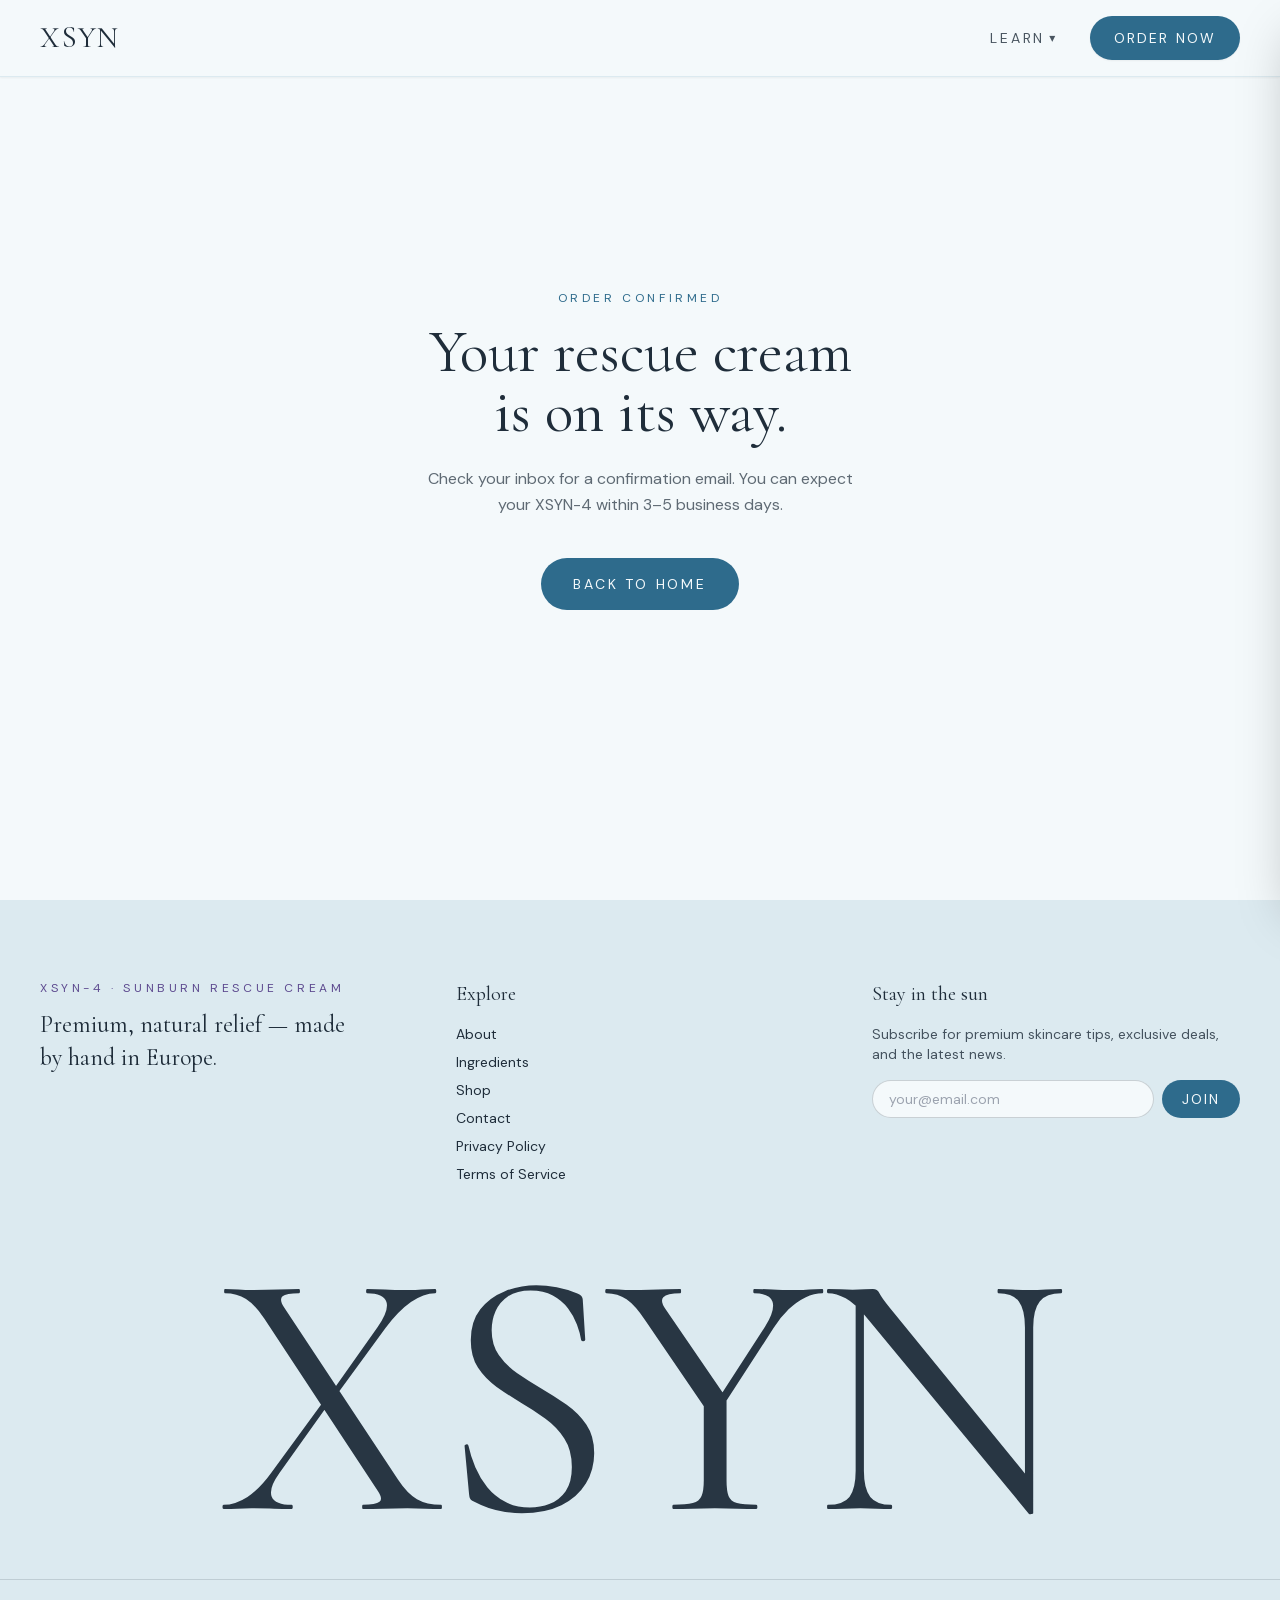
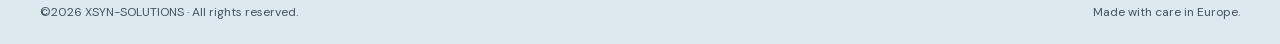
<file: shop/success/index.html>
<!DOCTYPE html><html lang="en" class="__variable_ded346 __variable_231f96"><head><meta charSet="utf-8"/><meta name="viewport" content="width=device-width, initial-scale=1"/><link rel="preload" href="/_next/static/media/13971731025ec697-s.p.woff2" as="font" crossorigin="" type="font/woff2"/><link rel="preload" href="/_next/static/media/7b89a4fd5e90ede0-s.p.woff2" as="font" crossorigin="" type="font/woff2"/><link rel="preload" as="image" href="/images/product-face.jpg"/><link rel="preload" as="image" href="/images/ing-aloe.png"/><link rel="stylesheet" href="/_next/static/css/c62c51d11decdec0.css" data-precedence="next"/><link rel="preload" as="script" fetchPriority="low" href="/_next/static/chunks/webpack-26fd1341316477da.js"/><script src="/_next/static/chunks/fd9d1056-0395f68b8cc78a20.js" async=""></script><script src="/_next/static/chunks/23-1a85f603b7b3d212.js" async=""></script><script src="/_next/static/chunks/main-app-933a9a9d6e521547.js" async=""></script><script src="/_next/static/chunks/231-a6fe82a4589e91cf.js" async=""></script><script src="/_next/static/chunks/app/shop/success/page-9bd059db68026b76.js" async=""></script><script src="/_next/static/chunks/app/layout-91d6ff5edd15927c.js" async=""></script><title>XSYN-4 — Turn Your Burn Into a Tan</title><meta name="description" content="XSYN-4 Sunburn Rescue Cream — instant relief and fast restoration. 100% natural, dermatologically tested."/><meta name="next-size-adjust"/><script src="/_next/static/chunks/polyfills-78c92fac7aa8fdd8.js" noModule=""></script></head><body class="font-sans bg-cream text-charcoal"><header class="fixed top-0 left-0 right-0 z-50 transition-all duration-300 bg-transparent"><nav class="mx-auto flex max-w-7xl items-center justify-between px-6 py-4 md:px-10"><a aria-label="XSYN — back to home" class="font-display text-2xl md:text-3xl tracking-wide text-cream hover:opacity-80 transition" href="/">XSYN</a><div class="hidden items-center gap-8 md:flex"><button type="button" aria-expanded="false" class="font-sans text-sm uppercase tracking-[0.2em] text-cream/90 hover:opacity-100 flex items-center gap-1">Learn <span aria-hidden="true" class="text-xs">▾</span></button><a class="rounded-full bg-ocean px-6 py-3 font-sans text-sm uppercase tracking-[0.15em] text-cream shadow-sm transition hover:bg-ocean/90" href="/shop/">Order Now</a></div><button aria-label="Menu" class="md:hidden text-cream"><span class="block h-0.5 w-7 bg-cream mb-1.5"></span><span class="block h-0.5 w-7 bg-cream mb-1.5"></span><span class="block h-0.5 w-7 bg-cream"></span></button></nav></header><div class="fixed inset-0 z-40 transition-all duration-300 opacity-0 pointer-events-none" aria-hidden="true"><button aria-label="Close menu" class="absolute inset-0 bg-charcoal/40 backdrop-blur-sm cursor-default"></button><div class="absolute inset-x-0 top-[72px] bottom-0 md:bottom-auto md:max-h-[calc(100vh-72px)] bg-cream shadow-2xl overflow-y-auto"><div class="mx-auto max-w-7xl px-6 md:px-10 py-12 md:py-16"><div class="grid md:grid-cols-[1.3fr_1fr] gap-12"><div><p class="font-sans text-xs uppercase tracking-[0.35em] text-coral mb-8">Learn About XSYN-4</p><ul class="space-y-6"><li><a class="group flex flex-col md:flex-row md:items-baseline md:justify-between md:gap-8 border-b border-charcoal/10 pb-5" href="/about/founder/"><span class="font-display text-3xl md:text-4xl text-charcoal group-hover:text-coral transition">Founder Story</span><span class="font-sans text-sm text-charcoal/75 md:text-right md:max-w-xs mt-1 md:mt-0">Why XSYN exists, in our founder&#x27;s own words.</span></a></li><li><a class="group flex flex-col md:flex-row md:items-baseline md:justify-between md:gap-8 border-b border-charcoal/10 pb-5" href="/about/why-it-matters/"><span class="font-display text-3xl md:text-4xl text-charcoal group-hover:text-coral transition">Why It Matters</span><span class="font-sans text-sm text-charcoal/75 md:text-right md:max-w-xs mt-1 md:mt-0">Hawaii Act 104 and the global reef-safe record.</span></a></li><li><a class="group flex flex-col md:flex-row md:items-baseline md:justify-between md:gap-8 border-b border-charcoal/10 pb-5" href="/about/what-it-does/"><span class="font-display text-3xl md:text-4xl text-charcoal group-hover:text-coral transition">What It Does</span><span class="font-sans text-sm text-charcoal/75 md:text-right md:max-w-xs mt-1 md:mt-0">Cool. Repair. Nourish. How XSYN-4 actually works.</span></a></li><li><a class="group flex flex-col md:flex-row md:items-baseline md:justify-between md:gap-8 border-b border-charcoal/10 pb-5" href="/ingredients/"><span class="font-display text-3xl md:text-4xl text-charcoal group-hover:text-coral transition">Ingredients</span><span class="font-sans text-sm text-charcoal/75 md:text-right md:max-w-xs mt-1 md:mt-0">All eight components — with the clinical evidence behind each.</span></a></li><li><a class="group flex flex-col md:flex-row md:items-baseline md:justify-between md:gap-8 border-b border-charcoal/10 pb-5" href="/contact/"><span class="font-display text-3xl md:text-4xl text-charcoal group-hover:text-coral transition">Get In Touch</span><span class="font-sans text-sm text-charcoal/75 md:text-right md:max-w-xs mt-1 md:mt-0">Customer support and partnerships.</span></a></li></ul></div><div class="grid grid-cols-1 sm:grid-cols-2 md:grid-cols-1 gap-6"><a class="relative rounded-3xl overflow-hidden aspect-[4/5] group" href="/about/founder/"><img src="/images/product-face.jpg" alt="Founder Story" class="absolute inset-0 h-full w-full object-cover transition-transform duration-500 group-hover:scale-105"/><div class="absolute inset-0 bg-gradient-to-t from-charcoal/70 via-charcoal/10 to-transparent"></div><div class="absolute bottom-6 left-6 right-6"><p class="font-sans text-xs uppercase tracking-[0.3em] text-cream/80 mb-2">Explore</p><p class="font-display text-3xl text-cream">Founder Story</p></div></a><a class="relative rounded-3xl overflow-hidden aspect-[4/5] group" href="/ingredients/"><img src="/images/ing-aloe.png" alt="Ingredients" class="absolute inset-0 h-full w-full object-cover transition-transform duration-500 group-hover:scale-105"/><div class="absolute inset-0 bg-gradient-to-t from-charcoal/70 via-charcoal/10 to-transparent"></div><div class="absolute bottom-6 left-6 right-6"><p class="font-sans text-xs uppercase tracking-[0.3em] text-cream/80 mb-2">Explore</p><p class="font-display text-3xl text-cream">Ingredients</p></div></a></div></div></div></div></div><div class="fixed inset-0 z-50 bg-charcoal/40 backdrop-blur-sm transition-opacity duration-300 opacity-0 pointer-events-none" aria-hidden="true"></div><div class="fixed top-0 right-0 z-50 h-full w-full max-w-md bg-cream shadow-2xl flex flex-col transition-transform duration-300 translate-x-full"><div class="flex items-center justify-between px-6 py-5 border-b border-sand"><div><h2 class="font-display text-2xl text-charcoal">Join the Waitlist</h2><p class="font-sans text-xs text-charcoal/50 mt-0.5">Be first to know when we launch.</p></div><button type="button" class="font-sans text-charcoal/50 hover:text-charcoal text-xl leading-none" aria-label="Close">✕</button></div><div class="flex-1 overflow-y-auto px-6 py-6"><form class="space-y-6"><p class="font-sans text-sm text-charcoal/70 leading-relaxed">Reserve your spot — we&#x27;ll reach out the moment XSYN-4 is available.</p><div><p class="font-sans text-xs uppercase tracking-[0.2em] text-charcoal/60 mb-3">Your order</p><div class="space-y-2"><div class="rounded-2xl border px-4 py-3 transition border-sand"><div class="flex items-center justify-between gap-3"><label class="flex items-center gap-3 cursor-pointer flex-1"><input type="checkbox" class="h-4 w-4 accent-ocean rounded"/><div><p class="font-display text-base text-charcoal leading-tight">Single Tube</p><p class="font-sans text-xs text-charcoal/50">€32 / tube</p></div></label><div class="flex items-center gap-2 shrink-0"><p class="font-display text-base text-charcoal w-10 text-right">€<!-- -->32</p></div></div></div><div class="rounded-2xl border px-4 py-3 transition border-sand"><div class="flex items-center justify-between gap-3"><label class="flex items-center gap-3 cursor-pointer flex-1"><input type="checkbox" class="h-4 w-4 accent-ocean rounded"/><div><p class="font-display text-base text-charcoal leading-tight">Holiday Bundle · 2-Pack</p><p class="font-sans text-xs text-charcoal/50">€28 / tube<!-- --> · Save €8</p></div></label><div class="flex items-center gap-2 shrink-0"><p class="font-display text-base text-charcoal w-10 text-right">€<!-- -->56</p></div></div></div><div class="rounded-2xl border px-4 py-3 transition border-sand"><div class="flex items-center justify-between gap-3"><label class="flex items-center gap-3 cursor-pointer flex-1"><input type="checkbox" class="h-4 w-4 accent-ocean rounded"/><div><p class="font-display text-base text-charcoal leading-tight">Family Bundle · 4-Pack</p><p class="font-sans text-xs text-charcoal/50">€26 / tube<!-- --> · Save €24</p></div></label><div class="flex items-center gap-2 shrink-0"><p class="font-display text-base text-charcoal w-10 text-right">€<!-- -->104</p></div></div></div></div></div><div><label for="wl-name" class="block font-sans text-xs uppercase tracking-[0.2em] text-charcoal/60 mb-2">Full Name <span class="text-plum">*</span></label><input id="wl-name" type="text" required="" placeholder="Jane Smith" class="w-full rounded-xl border border-sand px-4 py-3 font-sans text-sm text-charcoal placeholder:text-charcoal/30 focus:outline-none focus:border-ocean bg-white" value=""/></div><div><label for="wl-email" class="block font-sans text-xs uppercase tracking-[0.2em] text-charcoal/60 mb-2">Email <span class="text-plum">*</span></label><input id="wl-email" type="email" required="" placeholder="jane@example.com" class="w-full rounded-xl border border-sand px-4 py-3 font-sans text-sm text-charcoal placeholder:text-charcoal/30 focus:outline-none focus:border-ocean bg-white" value=""/></div><div><label for="wl-phone" class="block font-sans text-xs uppercase tracking-[0.2em] text-charcoal/60 mb-2">Phone <span class="text-charcoal/30 normal-case tracking-normal">(optional)</span></label><input id="wl-phone" type="tel" placeholder="+353 87 123 4567" class="w-full rounded-xl border border-sand px-4 py-3 font-sans text-sm text-charcoal placeholder:text-charcoal/30 focus:outline-none focus:border-ocean bg-white" value=""/></div><button type="submit" disabled="" class="w-full rounded-full bg-ocean py-4 font-sans text-sm uppercase tracking-[0.2em] text-cream hover:bg-ocean/90 disabled:opacity-50 transition">Reserve My Spot</button><p class="font-sans text-xs text-charcoal/40 text-center">No payment required. We&#x27;ll reach out when XSYN-4 is ready to ship.</p></form></div></div><main><div class="min-h-screen bg-cream flex items-center justify-center px-6"><div class="text-center max-w-md"><p class="font-sans text-xs uppercase tracking-[0.3em] text-ocean mb-4">Order Confirmed</p><h1 class="font-display text-5xl md:text-6xl text-charcoal leading-tight mb-6">Your rescue cream<br/>is on its way.</h1><p class="font-sans text-base text-charcoal/70 leading-relaxed mb-10">Check your inbox for a confirmation email. You can expect your XSYN-4 within 3–5 business days.</p><a class="inline-block rounded-full bg-ocean px-8 py-4 font-sans text-sm uppercase tracking-[0.2em] text-cream hover:bg-ocean/90" href="/">Back to Home</a></div></div></main><footer class="bg-sand text-charcoal"><div class="mx-auto max-w-7xl px-6 pt-20 md:px-10"><div class="grid gap-12 md:grid-cols-3"><div><p class="font-sans text-xs uppercase tracking-[0.3em] text-coral mb-3">XSYN-4 · Sunburn Rescue Cream</p><p class="font-display text-2xl text-charcoal leading-snug max-w-xs">Premium, natural relief — made by hand in Europe.</p></div><div><h4 class="font-display text-xl mb-4">Explore</h4><ul class="space-y-2 font-sans text-sm"><li><a class="hover:text-coral" href="/about/">About</a></li><li><a class="hover:text-coral" href="/ingredients/">Ingredients</a></li><li><a class="hover:text-coral" href="/shop/">Shop</a></li><li><a class="hover:text-coral" href="/contact/">Contact</a></li><li><a class="hover:text-coral" href="#">Privacy Policy</a></li><li><a class="hover:text-coral" href="#">Terms of Service</a></li></ul></div><div><h4 class="font-display text-xl mb-4">Stay in the sun</h4><p class="font-sans text-sm opacity-80 mb-4">Subscribe for premium skincare tips, exclusive deals, and the latest news.</p><form class="flex gap-2"><label for="newsletter-email" class="sr-only">Email address</label><input id="newsletter-email" type="email" required="" placeholder="your@email.com" class="flex-1 rounded-full border border-charcoal/20 bg-cream px-4 py-2 font-sans text-sm focus:border-coral focus:outline-none" value=""/><button type="submit" class="rounded-full bg-ocean px-5 py-2 font-sans text-sm uppercase tracking-[0.15em] text-cream">Join</button></form></div></div></div><div class="relative overflow-hidden mt-16 pb-8 px-4"><a aria-label="XSYN — home" href="/"><p aria-hidden="true" class="font-display text-[clamp(6rem,28vw,22rem)] leading-[0.85] text-charcoal/95 tracking-[-0.02em] text-center select-none">XSYN</p></a></div><div class="border-t border-charcoal/15 px-6 md:px-10 py-6"><div class="mx-auto max-w-7xl flex flex-col md:flex-row md:items-center md:justify-between gap-3 text-xs font-sans opacity-80"><p>©2026 XSYN-SOLUTIONS · All rights reserved.</p><p>Made with care in Europe.</p></div></div></footer><script src="/_next/static/chunks/webpack-26fd1341316477da.js" async=""></script><script>(self.__next_f=self.__next_f||[]).push([0]);self.__next_f.push([2,null])</script><script>self.__next_f.push([1,"1:HL[\"/_next/static/media/13971731025ec697-s.p.woff2\",\"font\",{\"crossOrigin\":\"\",\"type\":\"font/woff2\"}]\n2:HL[\"/_next/static/media/7b89a4fd5e90ede0-s.p.woff2\",\"font\",{\"crossOrigin\":\"\",\"type\":\"font/woff2\"}]\n3:HL[\"/_next/static/css/c62c51d11decdec0.css\",\"style\"]\n"])</script><script>self.__next_f.push([1,"4:I[5751,[],\"\"]\n6:I[231,[\"231\",\"static/chunks/231-a6fe82a4589e91cf.js\",\"720\",\"static/chunks/app/shop/success/page-9bd059db68026b76.js\"],\"\"]\n7:I[9275,[],\"\"]\n8:I[1343,[],\"\"]\n9:I[463,[\"231\",\"static/chunks/231-a6fe82a4589e91cf.js\",\"185\",\"static/chunks/app/layout-91d6ff5edd15927c.js\"],\"WaitlistProvider\"]\na:I[8935,[\"231\",\"static/chunks/231-a6fe82a4589e91cf.js\",\"185\",\"static/chunks/app/layout-91d6ff5edd15927c.js\"],\"Navbar\"]\nb:I[170,[\"231\",\"static/chunks/231-a6fe82a4589e91cf.js\",\"185\",\"static/chunks/app/layout-91d6ff5edd15927c.js\"],\"WaitlistDrawer\"]\nc:I[2674,[\"231\",\"static/chunks/231-a6fe82a4589e91cf.js\",\"185\",\"static/chunks/app/layout-91d6ff5edd15927c.js\"],\"Footer\"]\ne:I[6130,[],\"\"]\nf:[]\n"])</script><script>self.__next_f.push([1,"0:[[[\"$\",\"link\",\"0\",{\"rel\":\"stylesheet\",\"href\":\"/_next/static/css/c62c51d11decdec0.css\",\"precedence\":\"next\",\"crossOrigin\":\"$undefined\"}]],[\"$\",\"$L4\",null,{\"buildId\":\"Z8x9rnBaG4cLFVJH1JVoJ\",\"assetPrefix\":\"\",\"initialCanonicalUrl\":\"/shop/success/\",\"initialTree\":[\"\",{\"children\":[\"shop\",{\"children\":[\"success\",{\"children\":[\"__PAGE__\",{}]}]}]},\"$undefined\",\"$undefined\",true],\"initialSeedData\":[\"\",{\"children\":[\"shop\",{\"children\":[\"success\",{\"children\":[\"__PAGE__\",{},[[\"$L5\",[\"$\",\"div\",null,{\"className\":\"min-h-screen bg-cream flex items-center justify-center px-6\",\"children\":[\"$\",\"div\",null,{\"className\":\"text-center max-w-md\",\"children\":[[\"$\",\"p\",null,{\"className\":\"font-sans text-xs uppercase tracking-[0.3em] text-ocean mb-4\",\"children\":\"Order Confirmed\"}],[\"$\",\"h1\",null,{\"className\":\"font-display text-5xl md:text-6xl text-charcoal leading-tight mb-6\",\"children\":[\"Your rescue cream\",[\"$\",\"br\",null,{}],\"is on its way.\"]}],[\"$\",\"p\",null,{\"className\":\"font-sans text-base text-charcoal/70 leading-relaxed mb-10\",\"children\":\"Check your inbox for a confirmation email. You can expect your XSYN-4 within 3–5 business days.\"}],[\"$\",\"$L6\",null,{\"href\":\"/\",\"className\":\"inline-block rounded-full bg-ocean px-8 py-4 font-sans text-sm uppercase tracking-[0.2em] text-cream hover:bg-ocean/90\",\"children\":\"Back to Home\"}]]}]}]],null],null]},[\"$\",\"$L7\",null,{\"parallelRouterKey\":\"children\",\"segmentPath\":[\"children\",\"shop\",\"children\",\"success\",\"children\"],\"error\":\"$undefined\",\"errorStyles\":\"$undefined\",\"errorScripts\":\"$undefined\",\"template\":[\"$\",\"$L8\",null,{}],\"templateStyles\":\"$undefined\",\"templateScripts\":\"$undefined\",\"notFound\":\"$undefined\",\"notFoundStyles\":\"$undefined\",\"styles\":null}],null]},[\"$\",\"$L7\",null,{\"parallelRouterKey\":\"children\",\"segmentPath\":[\"children\",\"shop\",\"children\"],\"error\":\"$undefined\",\"errorStyles\":\"$undefined\",\"errorScripts\":\"$undefined\",\"template\":[\"$\",\"$L8\",null,{}],\"templateStyles\":\"$undefined\",\"templateScripts\":\"$undefined\",\"notFound\":\"$undefined\",\"notFoundStyles\":\"$undefined\",\"styles\":null}],null]},[[\"$\",\"html\",null,{\"lang\":\"en\",\"className\":\"__variable_ded346 __variable_231f96\",\"children\":[\"$\",\"body\",null,{\"className\":\"font-sans bg-cream text-charcoal\",\"children\":[\"$\",\"$L9\",null,{\"children\":[[\"$\",\"$La\",null,{}],[\"$\",\"$Lb\",null,{}],[\"$\",\"main\",null,{\"children\":[\"$\",\"$L7\",null,{\"parallelRouterKey\":\"children\",\"segmentPath\":[\"children\"],\"error\":\"$undefined\",\"errorStyles\":\"$undefined\",\"errorScripts\":\"$undefined\",\"template\":[\"$\",\"$L8\",null,{}],\"templateStyles\":\"$undefined\",\"templateScripts\":\"$undefined\",\"notFound\":[[\"$\",\"title\",null,{\"children\":\"404: This page could not be found.\"}],[\"$\",\"div\",null,{\"style\":{\"fontFamily\":\"system-ui,\\\"Segoe UI\\\",Roboto,Helvetica,Arial,sans-serif,\\\"Apple Color Emoji\\\",\\\"Segoe UI Emoji\\\"\",\"height\":\"100vh\",\"textAlign\":\"center\",\"display\":\"flex\",\"flexDirection\":\"column\",\"alignItems\":\"center\",\"justifyContent\":\"center\"},\"children\":[\"$\",\"div\",null,{\"children\":[[\"$\",\"style\",null,{\"dangerouslySetInnerHTML\":{\"__html\":\"body{color:#000;background:#fff;margin:0}.next-error-h1{border-right:1px solid rgba(0,0,0,.3)}@media (prefers-color-scheme:dark){body{color:#fff;background:#000}.next-error-h1{border-right:1px solid rgba(255,255,255,.3)}}\"}}],[\"$\",\"h1\",null,{\"className\":\"next-error-h1\",\"style\":{\"display\":\"inline-block\",\"margin\":\"0 20px 0 0\",\"padding\":\"0 23px 0 0\",\"fontSize\":24,\"fontWeight\":500,\"verticalAlign\":\"top\",\"lineHeight\":\"49px\"},\"children\":\"404\"}],[\"$\",\"div\",null,{\"style\":{\"display\":\"inline-block\"},\"children\":[\"$\",\"h2\",null,{\"style\":{\"fontSize\":14,\"fontWeight\":400,\"lineHeight\":\"49px\",\"margin\":0},\"children\":\"This page could not be found.\"}]}]]}]}]],\"notFoundStyles\":[],\"styles\":null}]}],[\"$\",\"$Lc\",null,{}]]}]}]}],null],null],\"couldBeIntercepted\":false,\"initialHead\":[null,\"$Ld\"],\"globalErrorComponent\":\"$e\",\"missingSlots\":\"$Wf\"}]]\n"])</script><script>self.__next_f.push([1,"d:[[\"$\",\"meta\",\"0\",{\"name\":\"viewport\",\"content\":\"width=device-width, initial-scale=1\"}],[\"$\",\"meta\",\"1\",{\"charSet\":\"utf-8\"}],[\"$\",\"title\",\"2\",{\"children\":\"XSYN-4 — Turn Your Burn Into a Tan\"}],[\"$\",\"meta\",\"3\",{\"name\":\"description\",\"content\":\"XSYN-4 Sunburn Rescue Cream — instant relief and fast restoration. 100% natural, dermatologically tested.\"}],[\"$\",\"meta\",\"4\",{\"name\":\"next-size-adjust\"}]]\n5:null\n"])</script></body></html>
</file>
<file: _next/static/css/c62c51d11decdec0.css>
*,:after,:before{--tw-border-spacing-x:0;--tw-border-spacing-y:0;--tw-translate-x:0;--tw-translate-y:0;--tw-rotate:0;--tw-skew-x:0;--tw-skew-y:0;--tw-scale-x:1;--tw-scale-y:1;--tw-pan-x: ;--tw-pan-y: ;--tw-pinch-zoom: ;--tw-scroll-snap-strictness:proximity;--tw-gradient-from-position: ;--tw-gradient-via-position: ;--tw-gradient-to-position: ;--tw-ordinal: ;--tw-slashed-zero: ;--tw-numeric-figure: ;--tw-numeric-spacing: ;--tw-numeric-fraction: ;--tw-ring-inset: ;--tw-ring-offset-width:0px;--tw-ring-offset-color:#fff;--tw-ring-color:rgba(59,130,246,.5);--tw-ring-offset-shadow:0 0 #0000;--tw-ring-shadow:0 0 #0000;--tw-shadow:0 0 #0000;--tw-shadow-colored:0 0 #0000;--tw-blur: ;--tw-brightness: ;--tw-contrast: ;--tw-grayscale: ;--tw-hue-rotate: ;--tw-invert: ;--tw-saturate: ;--tw-sepia: ;--tw-drop-shadow: ;--tw-backdrop-blur: ;--tw-backdrop-brightness: ;--tw-backdrop-contrast: ;--tw-backdrop-grayscale: ;--tw-backdrop-hue-rotate: ;--tw-backdrop-invert: ;--tw-backdrop-opacity: ;--tw-backdrop-saturate: ;--tw-backdrop-sepia: ;--tw-contain-size: ;--tw-contain-layout: ;--tw-contain-paint: ;--tw-contain-style: }::backdrop{--tw-border-spacing-x:0;--tw-border-spacing-y:0;--tw-translate-x:0;--tw-translate-y:0;--tw-rotate:0;--tw-skew-x:0;--tw-skew-y:0;--tw-scale-x:1;--tw-scale-y:1;--tw-pan-x: ;--tw-pan-y: ;--tw-pinch-zoom: ;--tw-scroll-snap-strictness:proximity;--tw-gradient-from-position: ;--tw-gradient-via-position: ;--tw-gradient-to-position: ;--tw-ordinal: ;--tw-slashed-zero: ;--tw-numeric-figure: ;--tw-numeric-spacing: ;--tw-numeric-fraction: ;--tw-ring-inset: ;--tw-ring-offset-width:0px;--tw-ring-offset-color:#fff;--tw-ring-color:rgba(59,130,246,.5);--tw-ring-offset-shadow:0 0 #0000;--tw-ring-shadow:0 0 #0000;--tw-shadow:0 0 #0000;--tw-shadow-colored:0 0 #0000;--tw-blur: ;--tw-brightness: ;--tw-contrast: ;--tw-grayscale: ;--tw-hue-rotate: ;--tw-invert: ;--tw-saturate: ;--tw-sepia: ;--tw-drop-shadow: ;--tw-backdrop-blur: ;--tw-backdrop-brightness: ;--tw-backdrop-contrast: ;--tw-backdrop-grayscale: ;--tw-backdrop-hue-rotate: ;--tw-backdrop-invert: ;--tw-backdrop-opacity: ;--tw-backdrop-saturate: ;--tw-backdrop-sepia: ;--tw-contain-size: ;--tw-contain-layout: ;--tw-contain-paint: ;--tw-contain-style: }/*
! tailwindcss v3.4.19 | MIT License | https://tailwindcss.com
*/*,:after,:before{box-sizing:border-box;border:0 solid #e5e7eb}:after,:before{--tw-content:""}:host,html{line-height:1.5;-webkit-text-size-adjust:100%;-moz-tab-size:4;-o-tab-size:4;tab-size:4;font-family:var(--font-dm-sans),system-ui,sans-serif;font-feature-settings:normal;font-variation-settings:normal;-webkit-tap-highlight-color:transparent}body{margin:0;line-height:inherit}hr{height:0;color:inherit;border-top-width:1px}abbr:where([title]){-webkit-text-decoration:underline dotted;text-decoration:underline dotted}h1,h2,h3,h4,h5,h6{font-size:inherit;font-weight:inherit}a{color:inherit;text-decoration:inherit}b,strong{font-weight:bolder}code,kbd,pre,samp{font-family:ui-monospace,SFMono-Regular,Menlo,Monaco,Consolas,Liberation Mono,Courier New,monospace;font-feature-settings:normal;font-variation-settings:normal;font-size:1em}small{font-size:80%}sub,sup{font-size:75%;line-height:0;position:relative;vertical-align:baseline}sub{bottom:-.25em}sup{top:-.5em}table{text-indent:0;border-color:inherit;border-collapse:collapse}button,input,optgroup,select,textarea{font-family:inherit;font-feature-settings:inherit;font-variation-settings:inherit;font-size:100%;font-weight:inherit;line-height:inherit;letter-spacing:inherit;color:inherit;margin:0;padding:0}button,select{text-transform:none}button,input:where([type=button]),input:where([type=reset]),input:where([type=submit]){-webkit-appearance:button;background-color:transparent;background-image:none}:-moz-focusring{outline:auto}:-moz-ui-invalid{box-shadow:none}progress{vertical-align:baseline}::-webkit-inner-spin-button,::-webkit-outer-spin-button{height:auto}[type=search]{-webkit-appearance:textfield;outline-offset:-2px}::-webkit-search-decoration{-webkit-appearance:none}::-webkit-file-upload-button{-webkit-appearance:button;font:inherit}summary{display:list-item}blockquote,dd,dl,figure,h1,h2,h3,h4,h5,h6,hr,p,pre{margin:0}fieldset{margin:0}fieldset,legend{padding:0}menu,ol,ul{list-style:none;margin:0;padding:0}dialog{padding:0}textarea{resize:vertical}input::-moz-placeholder,textarea::-moz-placeholder{opacity:1;color:#9ca3af}input::placeholder,textarea::placeholder{opacity:1;color:#9ca3af}[role=button],button{cursor:pointer}:disabled{cursor:default}audio,canvas,embed,iframe,img,object,svg,video{display:block;vertical-align:middle}img,video{max-width:100%;height:auto}[hidden]:where(:not([hidden=until-found])){display:none}.sr-only{position:absolute;width:1px;height:1px;padding:0;margin:-1px;overflow:hidden;clip:rect(0,0,0,0);white-space:nowrap;border-width:0}.pointer-events-none{pointer-events:none}.pointer-events-auto{pointer-events:auto}.fixed{position:fixed}.absolute{position:absolute}.relative{position:relative}.inset-0{inset:0}.inset-x-0{left:0;right:0}.bottom-0{bottom:0}.bottom-5{bottom:1.25rem}.bottom-6{bottom:1.5rem}.left-0{left:0}.left-5{left:1.25rem}.left-6{left:1.5rem}.right-0{right:0}.right-3\.5{right:.875rem}.right-5{right:1.25rem}.right-6{right:1.5rem}.top-0{top:0}.top-1\/2{top:50%}.top-\[72px\]{top:72px}.z-10{z-index:10}.z-40{z-index:40}.z-50{z-index:50}.col-span-2{grid-column:span 2/span 2}.mx-6{margin-left:1.5rem;margin-right:1.5rem}.mx-auto{margin-left:auto;margin-right:auto}.mb-1{margin-bottom:.25rem}.mb-1\.5{margin-bottom:.375rem}.mb-10{margin-bottom:2.5rem}.mb-16{margin-bottom:4rem}.mb-2{margin-bottom:.5rem}.mb-3{margin-bottom:.75rem}.mb-4{margin-bottom:1rem}.mb-5{margin-bottom:1.25rem}.mb-6{margin-bottom:1.5rem}.mb-8{margin-bottom:2rem}.ml-1{margin-left:.25rem}.ml-6{margin-left:1.5rem}.ml-8{margin-left:2rem}.mt-0\.5{margin-top:.125rem}.mt-1{margin-top:.25rem}.mt-1\.5{margin-top:.375rem}.mt-10{margin-top:2.5rem}.mt-12{margin-top:3rem}.mt-16{margin-top:4rem}.mt-2{margin-top:.5rem}.mt-3{margin-top:.75rem}.mt-4{margin-top:1rem}.mt-5{margin-top:1.25rem}.mt-6{margin-top:1.5rem}.mt-8{margin-top:2rem}.block{display:block}.inline-block{display:inline-block}.flex{display:flex}.inline-flex{display:inline-flex}.grid{display:grid}.hidden{display:none}.aspect-\[16\/7\]{aspect-ratio:16/7}.aspect-\[3\/4\]{aspect-ratio:3/4}.aspect-\[4\/3\]{aspect-ratio:4/3}.aspect-\[4\/5\]{aspect-ratio:4/5}.aspect-square{aspect-ratio:1/1}.aspect-video{aspect-ratio:16/9}.h-0\.5{height:.125rem}.h-10{height:2.5rem}.h-11{height:2.75rem}.h-16{height:4rem}.h-2{height:.5rem}.h-24{height:6rem}.h-4{height:1rem}.h-7{height:1.75rem}.h-\[52vh\]{height:52vh}.h-full{height:100%}.min-h-\[100vh\]{min-height:100vh}.min-h-\[340px\]{min-height:340px}.min-h-\[55vh\]{min-height:55vh}.min-h-\[70vh\]{min-height:70vh}.min-h-\[90vh\]{min-height:90vh}.min-h-screen{min-height:100vh}.w-10{width:2.5rem}.w-16{width:4rem}.w-2{width:.5rem}.w-20{width:5rem}.w-4{width:1rem}.w-5{width:1.25rem}.w-6{width:1.5rem}.w-7{width:1.75rem}.w-full{width:100%}.min-w-\[3rem\]{min-width:3rem}.max-w-2xl{max-width:42rem}.max-w-3xl{max-width:48rem}.max-w-4xl{max-width:56rem}.max-w-5xl{max-width:64rem}.max-w-6xl{max-width:72rem}.max-w-7xl{max-width:80rem}.max-w-lg{max-width:32rem}.max-w-md{max-width:28rem}.max-w-sm{max-width:24rem}.max-w-xl{max-width:36rem}.max-w-xs{max-width:20rem}.flex-1{flex:1 1 0%}.shrink-0{flex-shrink:0}.-translate-y-1\/2{--tw-translate-y:-50%}.-translate-y-1\/2,.translate-x-0{transform:translate(var(--tw-translate-x),var(--tw-translate-y)) rotate(var(--tw-rotate)) skewX(var(--tw-skew-x)) skewY(var(--tw-skew-y)) scaleX(var(--tw-scale-x)) scaleY(var(--tw-scale-y))}.translate-x-0{--tw-translate-x:0px}.translate-x-full{--tw-translate-x:100%;transform:translate(var(--tw-translate-x),var(--tw-translate-y)) rotate(var(--tw-rotate)) skewX(var(--tw-skew-x)) skewY(var(--tw-skew-y)) scaleX(var(--tw-scale-x)) scaleY(var(--tw-scale-y))}.cursor-default{cursor:default}.cursor-pointer{cursor:pointer}.select-none{-webkit-user-select:none;-moz-user-select:none;user-select:none}.scroll-mt-24{scroll-margin-top:6rem}.appearance-none{-webkit-appearance:none;-moz-appearance:none;appearance:none}.grid-cols-1{grid-template-columns:repeat(1,minmax(0,1fr))}.grid-cols-2{grid-template-columns:repeat(2,minmax(0,1fr))}.grid-cols-3{grid-template-columns:repeat(3,minmax(0,1fr))}.grid-cols-5{grid-template-columns:repeat(5,minmax(0,1fr))}.grid-cols-\[1fr_auto\]{grid-template-columns:1fr auto}.flex-col{flex-direction:column}.flex-wrap{flex-wrap:wrap}.items-start{align-items:flex-start}.items-end{align-items:flex-end}.items-center{align-items:center}.items-baseline{align-items:baseline}.justify-end{justify-content:flex-end}.justify-center{justify-content:center}.justify-between{justify-content:space-between}.gap-1{gap:.25rem}.gap-1\.5{gap:.375rem}.gap-10{gap:2.5rem}.gap-12{gap:3rem}.gap-16{gap:4rem}.gap-2{gap:.5rem}.gap-2\.5{gap:.625rem}.gap-3{gap:.75rem}.gap-4{gap:1rem}.gap-6{gap:1.5rem}.gap-8{gap:2rem}.gap-x-6{-moz-column-gap:1.5rem;column-gap:1.5rem}.gap-y-2{row-gap:.5rem}.space-y-2>:not([hidden])~:not([hidden]){--tw-space-y-reverse:0;margin-top:calc(.5rem * calc(1 - var(--tw-space-y-reverse)));margin-bottom:calc(.5rem * var(--tw-space-y-reverse))}.space-y-3>:not([hidden])~:not([hidden]){--tw-space-y-reverse:0;margin-top:calc(.75rem * calc(1 - var(--tw-space-y-reverse)));margin-bottom:calc(.75rem * var(--tw-space-y-reverse))}.space-y-4>:not([hidden])~:not([hidden]){--tw-space-y-reverse:0;margin-top:calc(1rem * calc(1 - var(--tw-space-y-reverse)));margin-bottom:calc(1rem * var(--tw-space-y-reverse))}.space-y-5>:not([hidden])~:not([hidden]){--tw-space-y-reverse:0;margin-top:calc(1.25rem * calc(1 - var(--tw-space-y-reverse)));margin-bottom:calc(1.25rem * var(--tw-space-y-reverse))}.space-y-6>:not([hidden])~:not([hidden]){--tw-space-y-reverse:0;margin-top:calc(1.5rem * calc(1 - var(--tw-space-y-reverse)));margin-bottom:calc(1.5rem * var(--tw-space-y-reverse))}.divide-x>:not([hidden])~:not([hidden]){--tw-divide-x-reverse:0;border-right-width:calc(1px * var(--tw-divide-x-reverse));border-left-width:calc(1px * calc(1 - var(--tw-divide-x-reverse)))}.divide-charcoal\/20>:not([hidden])~:not([hidden]){border-color:rgba(31,45,58,.2)}.self-start{align-self:flex-start}.overflow-hidden{overflow:hidden}.overflow-y-auto{overflow-y:auto}.whitespace-nowrap{white-space:nowrap}.rounded{border-radius:.25rem}.rounded-2xl{border-radius:1rem}.rounded-3xl{border-radius:1.5rem}.rounded-full{border-radius:9999px}.rounded-sm{border-radius:.125rem}.rounded-xl{border-radius:.75rem}.border{border-width:1px}.border-2{border-width:2px}.border-b{border-bottom-width:1px}.border-l-2{border-left-width:2px}.border-t{border-top-width:1px}.border-dashed{border-style:dashed}.border-charcoal\/10{border-color:rgba(31,45,58,.1)}.border-charcoal\/15{border-color:rgba(31,45,58,.15)}.border-charcoal\/20{border-color:rgba(31,45,58,.2)}.border-charcoal\/30{border-color:rgba(31,45,58,.3)}.border-coral{--tw-border-opacity:1;border-color:rgb(93 74 143/var(--tw-border-opacity,1))}.border-coral\/30{border-color:rgba(93,74,143,.3)}.border-coral\/40{border-color:rgba(93,74,143,.4)}.border-cream\/15{border-color:rgba(244,249,251,.15)}.border-cream\/20{border-color:rgba(244,249,251,.2)}.border-cream\/70{border-color:rgba(244,249,251,.7)}.border-ocean{--tw-border-opacity:1;border-color:rgb(46 107 140/var(--tw-border-opacity,1))}.border-plum{--tw-border-opacity:1;border-color:rgb(93 74 143/var(--tw-border-opacity,1))}.border-sand{--tw-border-opacity:1;border-color:rgb(220 234 240/var(--tw-border-opacity,1))}.border-teal\/30{border-color:rgba(74,155,143,.3)}.border-teal\/40{border-color:rgba(74,155,143,.4)}.border-transparent{border-color:transparent}.bg-charcoal{--tw-bg-opacity:1;background-color:rgb(31 45 58/var(--tw-bg-opacity,1))}.bg-charcoal\/40{background-color:rgba(31,45,58,.4)}.bg-charcoal\/95{background-color:rgba(31,45,58,.95)}.bg-coral\/70{background-color:rgba(93,74,143,.7)}.bg-coral\/80{background-color:rgba(93,74,143,.8)}.bg-cream{--tw-bg-opacity:1;background-color:rgb(244 249 251/var(--tw-bg-opacity,1))}.bg-cream\/95{background-color:rgba(244,249,251,.95)}.bg-ocean{--tw-bg-opacity:1;background-color:rgb(46 107 140/var(--tw-bg-opacity,1))}.bg-ocean\/10{background-color:rgba(46,107,140,.1)}.bg-ocean\/85{background-color:rgba(46,107,140,.85)}.bg-plum{--tw-bg-opacity:1;background-color:rgb(93 74 143/var(--tw-bg-opacity,1))}.bg-rose\/10{background-color:rgba(201,184,220,.1)}.bg-rose\/20{background-color:rgba(201,184,220,.2)}.bg-rose\/70{background-color:rgba(201,184,220,.7)}.bg-rose\/80{background-color:rgba(201,184,220,.8)}.bg-sage\/20{background-color:rgba(139,175,139,.2)}.bg-sage\/70{background-color:rgba(139,175,139,.7)}.bg-sage\/80{background-color:rgba(139,175,139,.8)}.bg-sand{--tw-bg-opacity:1;background-color:rgb(220 234 240/var(--tw-bg-opacity,1))}.bg-sand\/50{background-color:rgba(220,234,240,.5)}.bg-sky\/20{background-color:rgba(191,225,232,.2)}.bg-sky\/30{background-color:rgba(191,225,232,.3)}.bg-sky\/40{background-color:rgba(191,225,232,.4)}.bg-teal{--tw-bg-opacity:1;background-color:rgb(74 155 143/var(--tw-bg-opacity,1))}.bg-teal\/10{background-color:rgba(74,155,143,.1)}.bg-teal\/70{background-color:rgba(74,155,143,.7)}.bg-teal\/80{background-color:rgba(74,155,143,.8)}.bg-transparent{background-color:transparent}.bg-white{--tw-bg-opacity:1;background-color:rgb(255 255 255/var(--tw-bg-opacity,1))}.bg-gradient-to-b{background-image:linear-gradient(to bottom,var(--tw-gradient-stops))}.bg-gradient-to-br{background-image:linear-gradient(to bottom right,var(--tw-gradient-stops))}.bg-gradient-to-r{background-image:linear-gradient(to right,var(--tw-gradient-stops))}.bg-gradient-to-t{background-image:linear-gradient(to top,var(--tw-gradient-stops))}.from-charcoal\/20{--tw-gradient-from:rgba(31,45,58,.2) var(--tw-gradient-from-position);--tw-gradient-to:rgba(31,45,58,0) var(--tw-gradient-to-position);--tw-gradient-stops:var(--tw-gradient-from),var(--tw-gradient-to)}.from-charcoal\/30{--tw-gradient-from:rgba(31,45,58,.3) var(--tw-gradient-from-position);--tw-gradient-to:rgba(31,45,58,0) var(--tw-gradient-to-position);--tw-gradient-stops:var(--tw-gradient-from),var(--tw-gradient-to)}.from-charcoal\/40{--tw-gradient-from:rgba(31,45,58,.4) var(--tw-gradient-from-position);--tw-gradient-to:rgba(31,45,58,0) var(--tw-gradient-to-position);--tw-gradient-stops:var(--tw-gradient-from),var(--tw-gradient-to)}.from-charcoal\/55{--tw-gradient-from:rgba(31,45,58,.55) var(--tw-gradient-from-position);--tw-gradient-to:rgba(31,45,58,0) var(--tw-gradient-to-position);--tw-gradient-stops:var(--tw-gradient-from),var(--tw-gradient-to)}.from-charcoal\/70{--tw-gradient-from:rgba(31,45,58,.7) var(--tw-gradient-from-position);--tw-gradient-to:rgba(31,45,58,0) var(--tw-gradient-to-position);--tw-gradient-stops:var(--tw-gradient-from),var(--tw-gradient-to)}.from-charcoal\/80{--tw-gradient-from:rgba(31,45,58,.8) var(--tw-gradient-from-position);--tw-gradient-to:rgba(31,45,58,0) var(--tw-gradient-to-position);--tw-gradient-stops:var(--tw-gradient-from),var(--tw-gradient-to)}.from-charcoal\/85{--tw-gradient-from:rgba(31,45,58,.85) var(--tw-gradient-from-position);--tw-gradient-to:rgba(31,45,58,0) var(--tw-gradient-to-position);--tw-gradient-stops:var(--tw-gradient-from),var(--tw-gradient-to)}.from-coral{--tw-gradient-from:#5d4a8f var(--tw-gradient-from-position);--tw-gradient-to:rgba(93,74,143,0) var(--tw-gradient-to-position);--tw-gradient-stops:var(--tw-gradient-from),var(--tw-gradient-to)}.from-coral\/40{--tw-gradient-from:rgba(93,74,143,.4) var(--tw-gradient-from-position);--tw-gradient-to:rgba(93,74,143,0) var(--tw-gradient-to-position);--tw-gradient-stops:var(--tw-gradient-from),var(--tw-gradient-to)}.from-sage\/40{--tw-gradient-from:rgba(139,175,139,.4) var(--tw-gradient-from-position);--tw-gradient-to:rgba(139,175,139,0) var(--tw-gradient-to-position);--tw-gradient-stops:var(--tw-gradient-from),var(--tw-gradient-to)}.from-teal\/40{--tw-gradient-from:rgba(74,155,143,.4) var(--tw-gradient-from-position);--tw-gradient-to:rgba(74,155,143,0) var(--tw-gradient-to-position);--tw-gradient-stops:var(--tw-gradient-from),var(--tw-gradient-to)}.via-charcoal\/10{--tw-gradient-to:rgba(31,45,58,0) var(--tw-gradient-to-position);--tw-gradient-stops:var(--tw-gradient-from),rgba(31,45,58,.1) var(--tw-gradient-via-position),var(--tw-gradient-to)}.via-charcoal\/20{--tw-gradient-to:rgba(31,45,58,0) var(--tw-gradient-to-position);--tw-gradient-stops:var(--tw-gradient-from),rgba(31,45,58,.2) var(--tw-gradient-via-position),var(--tw-gradient-to)}.via-charcoal\/30{--tw-gradient-to:rgba(31,45,58,0) var(--tw-gradient-to-position);--tw-gradient-stops:var(--tw-gradient-from),rgba(31,45,58,.3) var(--tw-gradient-via-position),var(--tw-gradient-to)}.via-rose{--tw-gradient-to:rgba(201,184,220,0) var(--tw-gradient-to-position);--tw-gradient-stops:var(--tw-gradient-from),#c9b8dc var(--tw-gradient-via-position),var(--tw-gradient-to)}.via-transparent{--tw-gradient-to:transparent var(--tw-gradient-to-position);--tw-gradient-stops:var(--tw-gradient-from),transparent var(--tw-gradient-via-position),var(--tw-gradient-to)}.to-charcoal\/70{--tw-gradient-to:rgba(31,45,58,.7) var(--tw-gradient-to-position)}.to-charcoal\/80{--tw-gradient-to:rgba(31,45,58,.8) var(--tw-gradient-to-position)}.to-sand{--tw-gradient-to:#dceaf0 var(--tw-gradient-to-position)}.to-transparent{--tw-gradient-to:transparent var(--tw-gradient-to-position)}.object-cover{-o-object-fit:cover;object-fit:cover}.p-10{padding:2.5rem}.p-4{padding:1rem}.p-6{padding:1.5rem}.p-8{padding:2rem}.px-1{padding-left:.25rem;padding-right:.25rem}.px-3{padding-left:.75rem;padding-right:.75rem}.px-3\.5{padding-left:.875rem;padding-right:.875rem}.px-4{padding-left:1rem;padding-right:1rem}.px-5{padding-left:1.25rem;padding-right:1.25rem}.px-6{padding-left:1.5rem;padding-right:1.5rem}.px-8{padding-left:2rem;padding-right:2rem}.py-1\.5{padding-top:.375rem;padding-bottom:.375rem}.py-12{padding-top:3rem;padding-bottom:3rem}.py-14{padding-top:3.5rem;padding-bottom:3.5rem}.py-16{padding-top:4rem;padding-bottom:4rem}.py-2{padding-top:.5rem;padding-bottom:.5rem}.py-2\.5{padding-top:.625rem;padding-bottom:.625rem}.py-20{padding-top:5rem;padding-bottom:5rem}.py-24{padding-top:6rem;padding-bottom:6rem}.py-3{padding-top:.75rem;padding-bottom:.75rem}.py-4{padding-top:1rem;padding-bottom:1rem}.py-5{padding-top:1.25rem;padding-bottom:1.25rem}.py-6{padding-top:1.5rem;padding-bottom:1.5rem}.py-8{padding-top:2rem;padding-bottom:2rem}.pb-16{padding-bottom:4rem}.pb-20{padding-bottom:5rem}.pb-24{padding-bottom:6rem}.pb-5{padding-bottom:1.25rem}.pb-8{padding-bottom:2rem}.pl-3{padding-left:.75rem}.pr-10{padding-right:2.5rem}.pt-10{padding-top:2.5rem}.pt-20{padding-top:5rem}.pt-32{padding-top:8rem}.pt-6{padding-top:1.5rem}.pt-\[72px\]{padding-top:72px}.text-left{text-align:left}.text-center{text-align:center}.text-right{text-align:right}.font-display{font-family:var(--font-cormorant),serif}.font-sans{font-family:var(--font-dm-sans),system-ui,sans-serif}.text-2xl{font-size:1.5rem;line-height:2rem}.text-3xl{font-size:1.875rem;line-height:2.25rem}.text-4xl{font-size:2.25rem;line-height:2.5rem}.text-5xl{font-size:3rem;line-height:1}.text-6xl{font-size:3.75rem;line-height:1}.text-\[10px\]{font-size:10px}.text-\[clamp\(6rem\2c 28vw\2c 22rem\)\]{font-size:clamp(6rem,28vw,22rem)}.text-base{font-size:1rem;line-height:1.5rem}.text-lg{font-size:1.125rem;line-height:1.75rem}.text-sm{font-size:.875rem;line-height:1.25rem}.text-xl{font-size:1.25rem;line-height:1.75rem}.text-xs{font-size:.75rem;line-height:1rem}.font-semibold{font-weight:600}.uppercase{text-transform:uppercase}.normal-case{text-transform:none}.italic{font-style:italic}.leading-\[0\.85\]{line-height:.85}.leading-\[0\.95\]{line-height:.95}.leading-\[1\.05\]{line-height:1.05}.leading-none{line-height:1}.leading-relaxed{line-height:1.625}.leading-snug{line-height:1.375}.leading-tight{line-height:1.25}.tracking-\[-0\.02em\]{letter-spacing:-.02em}.tracking-\[0\.15em\]{letter-spacing:.15em}.tracking-\[0\.25em\]{letter-spacing:.25em}.tracking-\[0\.2em\]{letter-spacing:.2em}.tracking-\[0\.35em\]{letter-spacing:.35em}.tracking-\[0\.3em\]{letter-spacing:.3em}.tracking-normal{letter-spacing:0}.tracking-wide{letter-spacing:.025em}.text-\[\#B42318\]{--tw-text-opacity:1;color:rgb(180 35 24/var(--tw-text-opacity,1))}.text-charcoal{--tw-text-opacity:1;color:rgb(31 45 58/var(--tw-text-opacity,1))}.text-charcoal\/20{color:rgba(31,45,58,.2)}.text-charcoal\/30{color:rgba(31,45,58,.3)}.text-charcoal\/40{color:rgba(31,45,58,.4)}.text-charcoal\/45{color:rgba(31,45,58,.45)}.text-charcoal\/50{color:rgba(31,45,58,.5)}.text-charcoal\/55{color:rgba(31,45,58,.55)}.text-charcoal\/60{color:rgba(31,45,58,.6)}.text-charcoal\/70{color:rgba(31,45,58,.7)}.text-charcoal\/75{color:rgba(31,45,58,.75)}.text-charcoal\/80{color:rgba(31,45,58,.8)}.text-charcoal\/85{color:rgba(31,45,58,.85)}.text-charcoal\/95{color:rgba(31,45,58,.95)}.text-coral{--tw-text-opacity:1;color:rgb(93 74 143/var(--tw-text-opacity,1))}.text-cream{--tw-text-opacity:1;color:rgb(244 249 251/var(--tw-text-opacity,1))}.text-cream\/60{color:rgba(244,249,251,.6)}.text-cream\/70{color:rgba(244,249,251,.7)}.text-cream\/80{color:rgba(244,249,251,.8)}.text-cream\/85{color:rgba(244,249,251,.85)}.text-cream\/90{color:rgba(244,249,251,.9)}.text-ocean{--tw-text-opacity:1;color:rgb(46 107 140/var(--tw-text-opacity,1))}.text-plum{--tw-text-opacity:1;color:rgb(93 74 143/var(--tw-text-opacity,1))}.text-red-500{--tw-text-opacity:1;color:rgb(239 68 68/var(--tw-text-opacity,1))}.text-sage{--tw-text-opacity:1;color:rgb(139 175 139/var(--tw-text-opacity,1))}.text-teal{--tw-text-opacity:1;color:rgb(74 155 143/var(--tw-text-opacity,1))}.underline{text-decoration-line:underline}.line-through{text-decoration-line:line-through}.underline-offset-2{text-underline-offset:2px}.underline-offset-4{text-underline-offset:4px}.accent-coral{accent-color:#5d4a8f}.accent-ocean{accent-color:#2e6b8c}.opacity-0{opacity:0}.opacity-100{opacity:1}.opacity-80{opacity:.8}.opacity-90{opacity:.9}.shadow-2xl{--tw-shadow:0 25px 50px -12px rgba(0,0,0,.25);--tw-shadow-colored:0 25px 50px -12px var(--tw-shadow-color)}.shadow-2xl,.shadow-sm{box-shadow:var(--tw-ring-offset-shadow,0 0 #0000),var(--tw-ring-shadow,0 0 #0000),var(--tw-shadow)}.shadow-sm{--tw-shadow:0 1px 2px 0 rgba(0,0,0,.05);--tw-shadow-colored:0 1px 2px 0 var(--tw-shadow-color)}.ring-1{--tw-ring-offset-shadow:var(--tw-ring-inset) 0 0 0 var(--tw-ring-offset-width) var(--tw-ring-offset-color);--tw-ring-shadow:var(--tw-ring-inset) 0 0 0 calc(1px + var(--tw-ring-offset-width)) var(--tw-ring-color)}.ring-1,.ring-4{box-shadow:var(--tw-ring-offset-shadow),var(--tw-ring-shadow),var(--tw-shadow,0 0 #0000)}.ring-4{--tw-ring-offset-shadow:var(--tw-ring-inset) 0 0 0 var(--tw-ring-offset-width) var(--tw-ring-offset-color);--tw-ring-shadow:var(--tw-ring-inset) 0 0 0 calc(4px + var(--tw-ring-offset-width)) var(--tw-ring-color)}.ring-plum{--tw-ring-opacity:1;--tw-ring-color:rgb(93 74 143/var(--tw-ring-opacity,1))}.ring-sand{--tw-ring-opacity:1;--tw-ring-color:rgb(220 234 240/var(--tw-ring-opacity,1))}.filter{filter:var(--tw-blur) var(--tw-brightness) var(--tw-contrast) var(--tw-grayscale) var(--tw-hue-rotate) var(--tw-invert) var(--tw-saturate) var(--tw-sepia) var(--tw-drop-shadow)}.backdrop-blur{--tw-backdrop-blur:blur(8px)}.backdrop-blur,.backdrop-blur-md{backdrop-filter:var(--tw-backdrop-blur) var(--tw-backdrop-brightness) var(--tw-backdrop-contrast) var(--tw-backdrop-grayscale) var(--tw-backdrop-hue-rotate) var(--tw-backdrop-invert) var(--tw-backdrop-opacity) var(--tw-backdrop-saturate) var(--tw-backdrop-sepia)}.backdrop-blur-md{--tw-backdrop-blur:blur(12px)}.backdrop-blur-sm{--tw-backdrop-blur:blur(4px);backdrop-filter:var(--tw-backdrop-blur) var(--tw-backdrop-brightness) var(--tw-backdrop-contrast) var(--tw-backdrop-grayscale) var(--tw-backdrop-hue-rotate) var(--tw-backdrop-invert) var(--tw-backdrop-opacity) var(--tw-backdrop-saturate) var(--tw-backdrop-sepia)}.transition{transition-property:color,background-color,border-color,text-decoration-color,fill,stroke,opacity,box-shadow,transform,filter,backdrop-filter;transition-timing-function:cubic-bezier(.4,0,.2,1);transition-duration:.15s}.transition-all{transition-property:all;transition-timing-function:cubic-bezier(.4,0,.2,1);transition-duration:.15s}.transition-opacity{transition-property:opacity;transition-timing-function:cubic-bezier(.4,0,.2,1);transition-duration:.15s}.transition-transform{transition-property:transform;transition-timing-function:cubic-bezier(.4,0,.2,1);transition-duration:.15s}.duration-300{transition-duration:.3s}.duration-500{transition-duration:.5s}:root{--sand:#dceaf0;--sky:#bfe1e8;--ocean:#2e6b8c;--coral:#e8846a;--teal:#4a9b8f;--sage:#8baf8b;--rose:#d4a5a0;--cream:#f4f9fb;--charcoal:#1f2d3a}body,html{background-color:var(--cream);color:var(--charcoal);-webkit-font-smoothing:antialiased}.marquee-track{display:flex;width:-moz-max-content;width:max-content;animation:marquee 40s linear infinite}@keyframes marquee{0%{transform:translateX(0)}to{transform:translateX(-50%)}}.placeholder\:text-charcoal\/30::-moz-placeholder{color:rgba(31,45,58,.3)}.placeholder\:text-charcoal\/30::placeholder{color:rgba(31,45,58,.3)}.placeholder\:text-charcoal\/35::-moz-placeholder{color:rgba(31,45,58,.35)}.placeholder\:text-charcoal\/35::placeholder{color:rgba(31,45,58,.35)}.first\:border-t-0:first-child{border-top-width:0}.focus-within\:border-ocean:focus-within{--tw-border-opacity:1;border-color:rgb(46 107 140/var(--tw-border-opacity,1))}.focus-within\:ring-1:focus-within{--tw-ring-offset-shadow:var(--tw-ring-inset) 0 0 0 var(--tw-ring-offset-width) var(--tw-ring-offset-color);--tw-ring-shadow:var(--tw-ring-inset) 0 0 0 calc(1px + var(--tw-ring-offset-width)) var(--tw-ring-color);box-shadow:var(--tw-ring-offset-shadow),var(--tw-ring-shadow),var(--tw-shadow,0 0 #0000)}.focus-within\:ring-ocean:focus-within{--tw-ring-opacity:1;--tw-ring-color:rgb(46 107 140/var(--tw-ring-opacity,1))}.hover\:border-coral:hover{--tw-border-opacity:1;border-color:rgb(93 74 143/var(--tw-border-opacity,1))}.hover\:border-ocean:hover{--tw-border-opacity:1;border-color:rgb(46 107 140/var(--tw-border-opacity,1))}.hover\:border-ocean\/50:hover{border-color:rgba(46,107,140,.5)}.hover\:border-ocean\/60:hover{border-color:rgba(46,107,140,.6)}.hover\:bg-charcoal\/90:hover{background-color:rgba(31,45,58,.9)}.hover\:bg-cream:hover{--tw-bg-opacity:1;background-color:rgb(244 249 251/var(--tw-bg-opacity,1))}.hover\:bg-cream\/90:hover{background-color:rgba(244,249,251,.9)}.hover\:bg-ocean\/90:hover{background-color:rgba(46,107,140,.9)}.hover\:bg-sand\/50:hover{background-color:rgba(220,234,240,.5)}.hover\:bg-teal\/90:hover{background-color:rgba(74,155,143,.9)}.hover\:text-charcoal:hover{--tw-text-opacity:1;color:rgb(31 45 58/var(--tw-text-opacity,1))}.hover\:text-charcoal\/70:hover{color:rgba(31,45,58,.7)}.hover\:text-coral:hover{--tw-text-opacity:1;color:rgb(93 74 143/var(--tw-text-opacity,1))}.hover\:text-cream:hover{--tw-text-opacity:1;color:rgb(244 249 251/var(--tw-text-opacity,1))}.hover\:underline:hover{text-decoration-line:underline}.hover\:opacity-100:hover{opacity:1}.hover\:opacity-80:hover{opacity:.8}.hover\:ring-ocean:hover{--tw-ring-opacity:1;--tw-ring-color:rgb(46 107 140/var(--tw-ring-opacity,1))}.focus\:border-coral:focus{--tw-border-opacity:1;border-color:rgb(93 74 143/var(--tw-border-opacity,1))}.focus\:border-ocean:focus{--tw-border-opacity:1;border-color:rgb(46 107 140/var(--tw-border-opacity,1))}.focus\:border-teal:focus{--tw-border-opacity:1;border-color:rgb(74 155 143/var(--tw-border-opacity,1))}.focus\:outline-none:focus{outline:2px solid transparent;outline-offset:2px}.focus\:ring-1:focus{--tw-ring-offset-shadow:var(--tw-ring-inset) 0 0 0 var(--tw-ring-offset-width) var(--tw-ring-offset-color);--tw-ring-shadow:var(--tw-ring-inset) 0 0 0 calc(1px + var(--tw-ring-offset-width)) var(--tw-ring-color);box-shadow:var(--tw-ring-offset-shadow),var(--tw-ring-shadow),var(--tw-shadow,0 0 #0000)}.focus\:ring-ocean:focus{--tw-ring-opacity:1;--tw-ring-color:rgb(46 107 140/var(--tw-ring-opacity,1))}.disabled\:cursor-wait:disabled{cursor:wait}.disabled\:opacity-30:disabled{opacity:.3}.disabled\:opacity-50:disabled{opacity:.5}.disabled\:opacity-60:disabled{opacity:.6}.disabled\:opacity-70:disabled{opacity:.7}.group:hover .group-hover\:-translate-x-1{--tw-translate-x:-0.25rem}.group:hover .group-hover\:-translate-x-1,.group:hover .group-hover\:translate-x-1{transform:translate(var(--tw-translate-x),var(--tw-translate-y)) rotate(var(--tw-rotate)) skewX(var(--tw-skew-x)) skewY(var(--tw-skew-y)) scaleX(var(--tw-scale-x)) scaleY(var(--tw-scale-y))}.group:hover .group-hover\:translate-x-1{--tw-translate-x:0.25rem}.group:hover .group-hover\:scale-105{--tw-scale-x:1.05;--tw-scale-y:1.05;transform:translate(var(--tw-translate-x),var(--tw-translate-y)) rotate(var(--tw-rotate)) skewX(var(--tw-skew-x)) skewY(var(--tw-skew-y)) scaleX(var(--tw-scale-x)) scaleY(var(--tw-scale-y))}.group:hover .group-hover\:text-coral{--tw-text-opacity:1;color:rgb(93 74 143/var(--tw-text-opacity,1))}.group:hover .group-hover\:text-ocean{--tw-text-opacity:1;color:rgb(46 107 140/var(--tw-text-opacity,1))}.group:hover .group-hover\:opacity-0{opacity:0}.group:hover .group-hover\:opacity-100{opacity:1}.peer:checked~.peer-checked\:bg-ocean{--tw-bg-opacity:1;background-color:rgb(46 107 140/var(--tw-bg-opacity,1))}.peer:checked~.peer-checked\:text-cream{--tw-text-opacity:1;color:rgb(244 249 251/var(--tw-text-opacity,1))}.peer:focus-visible~.peer-focus-visible\:ring-1{--tw-ring-offset-shadow:var(--tw-ring-inset) 0 0 0 var(--tw-ring-offset-width) var(--tw-ring-offset-color);--tw-ring-shadow:var(--tw-ring-inset) 0 0 0 calc(1px + var(--tw-ring-offset-width)) var(--tw-ring-color);box-shadow:var(--tw-ring-offset-shadow),var(--tw-ring-shadow),var(--tw-shadow,0 0 #0000)}.peer:focus-visible~.peer-focus-visible\:ring-inset{--tw-ring-inset:inset}.peer:focus-visible~.peer-focus-visible\:ring-ocean{--tw-ring-opacity:1;--tw-ring-color:rgb(46 107 140/var(--tw-ring-opacity,1))}@media (min-width:640px){.sm\:col-span-1{grid-column:span 1/span 1}.sm\:w-24{width:6rem}.sm\:grid-cols-2{grid-template-columns:repeat(2,minmax(0,1fr))}.sm\:grid-cols-3{grid-template-columns:repeat(3,minmax(0,1fr))}.sm\:grid-cols-\[auto_auto_1fr\]{grid-template-columns:auto auto 1fr}.sm\:text-6xl{font-size:3.75rem;line-height:1}}@media (min-width:768px){.md\:bottom-auto{bottom:auto}.md\:mt-0{margin-top:0}.md\:flex{display:flex}.md\:hidden{display:none}.md\:max-h-\[calc\(100vh-72px\)\]{max-height:calc(100vh - 72px)}.md\:w-28{width:7rem}.md\:max-w-xs{max-width:20rem}.md\:grid-cols-1{grid-template-columns:repeat(1,minmax(0,1fr))}.md\:grid-cols-2{grid-template-columns:repeat(2,minmax(0,1fr))}.md\:grid-cols-3{grid-template-columns:repeat(3,minmax(0,1fr))}.md\:grid-cols-4{grid-template-columns:repeat(4,minmax(0,1fr))}.md\:grid-cols-\[1\.3fr_1fr\]{grid-template-columns:1.3fr 1fr}.md\:flex-row{flex-direction:row}.md\:items-center{align-items:center}.md\:items-baseline{align-items:baseline}.md\:justify-between{justify-content:space-between}.md\:gap-10{gap:2.5rem}.md\:gap-4{gap:1rem}.md\:gap-8{gap:2rem}.md\:p-10{padding:2.5rem}.md\:p-12{padding:3rem}.md\:px-10{padding-left:2.5rem;padding-right:2.5rem}.md\:px-8{padding-left:2rem;padding-right:2rem}.md\:py-16{padding-top:4rem;padding-bottom:4rem}.md\:pb-20{padding-bottom:5rem}.md\:pb-24{padding-bottom:6rem}.md\:text-right{text-align:right}.md\:text-3xl{font-size:1.875rem;line-height:2.25rem}.md\:text-4xl{font-size:2.25rem;line-height:2.5rem}.md\:text-5xl{font-size:3rem;line-height:1}.md\:text-6xl{font-size:3.75rem;line-height:1}.md\:text-7xl{font-size:4.5rem;line-height:1}.md\:text-lg{font-size:1.125rem;line-height:1.75rem}.md\:tracking-\[0\.2em\]{letter-spacing:.2em}}@media (min-width:1024px){.lg\:sticky{position:sticky}.lg\:top-28{top:7rem}.lg\:top-\[72px\]{top:72px}.lg\:order-1{order:1}.lg\:order-2{order:2}.lg\:grid{display:grid}.lg\:h-\[calc\(100vh-72px\)\]{height:calc(100vh - 72px)}.lg\:h-full{height:100%}.lg\:grid-cols-2{grid-template-columns:repeat(2,minmax(0,1fr))}.lg\:grid-cols-3{grid-template-columns:repeat(3,minmax(0,1fr))}.lg\:grid-cols-\[1\.1fr_1fr\]{grid-template-columns:1.1fr 1fr}.lg\:grid-cols-\[1fr_1\.1fr\]{grid-template-columns:1fr 1.1fr}.lg\:grid-cols-\[1fr_1fr\]{grid-template-columns:1fr 1fr}.lg\:self-start{align-self:flex-start}.lg\:px-14{padding-left:3.5rem;padding-right:3.5rem}.lg\:pt-14{padding-top:3.5rem}}.\[\&_ul\]\:list-disc ul{list-style-type:disc}.\[\&_ul\]\:space-y-1\.5 ul>:not([hidden])~:not([hidden]){--tw-space-y-reverse:0;margin-top:calc(.375rem * calc(1 - var(--tw-space-y-reverse)));margin-bottom:calc(.375rem * var(--tw-space-y-reverse))}.\[\&_ul\]\:pl-5 ul{padding-left:1.25rem}@font-face{font-family:__Cormorant_Garamond_ded346;font-style:normal;font-weight:400;font-display:swap;src:url(/_next/static/media/393d45a2251e223a-s.woff2) format("woff2");unicode-range:u+0460-052f,u+1c80-1c8a,u+20b4,u+2de0-2dff,u+a640-a69f,u+fe2e-fe2f}@font-face{font-family:__Cormorant_Garamond_ded346;font-style:normal;font-weight:400;font-display:swap;src:url(/_next/static/media/8715d2ed531152f4-s.woff2) format("woff2");unicode-range:u+0301,u+0400-045f,u+0490-0491,u+04b0-04b1,u+2116}@font-face{font-family:__Cormorant_Garamond_ded346;font-style:normal;font-weight:400;font-display:swap;src:url(/_next/static/media/c48b38fe8bb532f3-s.woff2) format("woff2");unicode-range:u+0102-0103,u+0110-0111,u+0128-0129,u+0168-0169,u+01a0-01a1,u+01af-01b0,u+0300-0301,u+0303-0304,u+0308-0309,u+0323,u+0329,u+1ea0-1ef9,u+20ab}@font-face{font-family:__Cormorant_Garamond_ded346;font-style:normal;font-weight:400;font-display:swap;src:url(/_next/static/media/48410f3df60da620-s.woff2) format("woff2");unicode-range:u+0100-02ba,u+02bd-02c5,u+02c7-02cc,u+02ce-02d7,u+02dd-02ff,u+0304,u+0308,u+0329,u+1d00-1dbf,u+1e00-1e9f,u+1ef2-1eff,u+2020,u+20a0-20ab,u+20ad-20c4,u+2113,u+2c60-2c7f,u+a720-a7ff}@font-face{font-family:__Cormorant_Garamond_ded346;font-style:normal;font-weight:400;font-display:swap;src:url(/_next/static/media/7b89a4fd5e90ede0-s.p.woff2) format("woff2");unicode-range:u+00??,u+0131,u+0152-0153,u+02bb-02bc,u+02c6,u+02da,u+02dc,u+0304,u+0308,u+0329,u+2000-206f,u+20ac,u+2122,u+2191,u+2193,u+2212,u+2215,u+feff,u+fffd}@font-face{font-family:__Cormorant_Garamond_ded346;font-style:normal;font-weight:500;font-display:swap;src:url(/_next/static/media/393d45a2251e223a-s.woff2) format("woff2");unicode-range:u+0460-052f,u+1c80-1c8a,u+20b4,u+2de0-2dff,u+a640-a69f,u+fe2e-fe2f}@font-face{font-family:__Cormorant_Garamond_ded346;font-style:normal;font-weight:500;font-display:swap;src:url(/_next/static/media/8715d2ed531152f4-s.woff2) format("woff2");unicode-range:u+0301,u+0400-045f,u+0490-0491,u+04b0-04b1,u+2116}@font-face{font-family:__Cormorant_Garamond_ded346;font-style:normal;font-weight:500;font-display:swap;src:url(/_next/static/media/c48b38fe8bb532f3-s.woff2) format("woff2");unicode-range:u+0102-0103,u+0110-0111,u+0128-0129,u+0168-0169,u+01a0-01a1,u+01af-01b0,u+0300-0301,u+0303-0304,u+0308-0309,u+0323,u+0329,u+1ea0-1ef9,u+20ab}@font-face{font-family:__Cormorant_Garamond_ded346;font-style:normal;font-weight:500;font-display:swap;src:url(/_next/static/media/48410f3df60da620-s.woff2) format("woff2");unicode-range:u+0100-02ba,u+02bd-02c5,u+02c7-02cc,u+02ce-02d7,u+02dd-02ff,u+0304,u+0308,u+0329,u+1d00-1dbf,u+1e00-1e9f,u+1ef2-1eff,u+2020,u+20a0-20ab,u+20ad-20c4,u+2113,u+2c60-2c7f,u+a720-a7ff}@font-face{font-family:__Cormorant_Garamond_ded346;font-style:normal;font-weight:500;font-display:swap;src:url(/_next/static/media/7b89a4fd5e90ede0-s.p.woff2) format("woff2");unicode-range:u+00??,u+0131,u+0152-0153,u+02bb-02bc,u+02c6,u+02da,u+02dc,u+0304,u+0308,u+0329,u+2000-206f,u+20ac,u+2122,u+2191,u+2193,u+2212,u+2215,u+feff,u+fffd}@font-face{font-family:__Cormorant_Garamond_ded346;font-style:normal;font-weight:600;font-display:swap;src:url(/_next/static/media/393d45a2251e223a-s.woff2) format("woff2");unicode-range:u+0460-052f,u+1c80-1c8a,u+20b4,u+2de0-2dff,u+a640-a69f,u+fe2e-fe2f}@font-face{font-family:__Cormorant_Garamond_ded346;font-style:normal;font-weight:600;font-display:swap;src:url(/_next/static/media/8715d2ed531152f4-s.woff2) format("woff2");unicode-range:u+0301,u+0400-045f,u+0490-0491,u+04b0-04b1,u+2116}@font-face{font-family:__Cormorant_Garamond_ded346;font-style:normal;font-weight:600;font-display:swap;src:url(/_next/static/media/c48b38fe8bb532f3-s.woff2) format("woff2");unicode-range:u+0102-0103,u+0110-0111,u+0128-0129,u+0168-0169,u+01a0-01a1,u+01af-01b0,u+0300-0301,u+0303-0304,u+0308-0309,u+0323,u+0329,u+1ea0-1ef9,u+20ab}@font-face{font-family:__Cormorant_Garamond_ded346;font-style:normal;font-weight:600;font-display:swap;src:url(/_next/static/media/48410f3df60da620-s.woff2) format("woff2");unicode-range:u+0100-02ba,u+02bd-02c5,u+02c7-02cc,u+02ce-02d7,u+02dd-02ff,u+0304,u+0308,u+0329,u+1d00-1dbf,u+1e00-1e9f,u+1ef2-1eff,u+2020,u+20a0-20ab,u+20ad-20c4,u+2113,u+2c60-2c7f,u+a720-a7ff}@font-face{font-family:__Cormorant_Garamond_ded346;font-style:normal;font-weight:600;font-display:swap;src:url(/_next/static/media/7b89a4fd5e90ede0-s.p.woff2) format("woff2");unicode-range:u+00??,u+0131,u+0152-0153,u+02bb-02bc,u+02c6,u+02da,u+02dc,u+0304,u+0308,u+0329,u+2000-206f,u+20ac,u+2122,u+2191,u+2193,u+2212,u+2215,u+feff,u+fffd}@font-face{font-family:__Cormorant_Garamond_ded346;font-style:normal;font-weight:700;font-display:swap;src:url(/_next/static/media/393d45a2251e223a-s.woff2) format("woff2");unicode-range:u+0460-052f,u+1c80-1c8a,u+20b4,u+2de0-2dff,u+a640-a69f,u+fe2e-fe2f}@font-face{font-family:__Cormorant_Garamond_ded346;font-style:normal;font-weight:700;font-display:swap;src:url(/_next/static/media/8715d2ed531152f4-s.woff2) format("woff2");unicode-range:u+0301,u+0400-045f,u+0490-0491,u+04b0-04b1,u+2116}@font-face{font-family:__Cormorant_Garamond_ded346;font-style:normal;font-weight:700;font-display:swap;src:url(/_next/static/media/c48b38fe8bb532f3-s.woff2) format("woff2");unicode-range:u+0102-0103,u+0110-0111,u+0128-0129,u+0168-0169,u+01a0-01a1,u+01af-01b0,u+0300-0301,u+0303-0304,u+0308-0309,u+0323,u+0329,u+1ea0-1ef9,u+20ab}@font-face{font-family:__Cormorant_Garamond_ded346;font-style:normal;font-weight:700;font-display:swap;src:url(/_next/static/media/48410f3df60da620-s.woff2) format("woff2");unicode-range:u+0100-02ba,u+02bd-02c5,u+02c7-02cc,u+02ce-02d7,u+02dd-02ff,u+0304,u+0308,u+0329,u+1d00-1dbf,u+1e00-1e9f,u+1ef2-1eff,u+2020,u+20a0-20ab,u+20ad-20c4,u+2113,u+2c60-2c7f,u+a720-a7ff}@font-face{font-family:__Cormorant_Garamond_ded346;font-style:normal;font-weight:700;font-display:swap;src:url(/_next/static/media/7b89a4fd5e90ede0-s.p.woff2) format("woff2");unicode-range:u+00??,u+0131,u+0152-0153,u+02bb-02bc,u+02c6,u+02da,u+02dc,u+0304,u+0308,u+0329,u+2000-206f,u+20ac,u+2122,u+2191,u+2193,u+2212,u+2215,u+feff,u+fffd}@font-face{font-family:__Cormorant_Garamond_Fallback_ded346;src:local("Times New Roman");ascent-override:95.27%;descent-override:29.59%;line-gap-override:0.00%;size-adjust:96.98%}.__className_ded346{font-family:__Cormorant_Garamond_ded346,__Cormorant_Garamond_Fallback_ded346;font-style:normal}.__variable_ded346{--font-cormorant:"__Cormorant_Garamond_ded346","__Cormorant_Garamond_Fallback_ded346"}@font-face{font-family:__DM_Sans_231f96;font-style:normal;font-weight:100 1000;font-display:swap;src:url(/_next/static/media/7ab938503e4547a1-s.woff2) format("woff2");unicode-range:u+0100-02ba,u+02bd-02c5,u+02c7-02cc,u+02ce-02d7,u+02dd-02ff,u+0304,u+0308,u+0329,u+1d00-1dbf,u+1e00-1e9f,u+1ef2-1eff,u+2020,u+20a0-20ab,u+20ad-20c4,u+2113,u+2c60-2c7f,u+a720-a7ff}@font-face{font-family:__DM_Sans_231f96;font-style:normal;font-weight:100 1000;font-display:swap;src:url(/_next/static/media/13971731025ec697-s.p.woff2) format("woff2");unicode-range:u+00??,u+0131,u+0152-0153,u+02bb-02bc,u+02c6,u+02da,u+02dc,u+0304,u+0308,u+0329,u+2000-206f,u+20ac,u+2122,u+2191,u+2193,u+2212,u+2215,u+feff,u+fffd}@font-face{font-family:__DM_Sans_Fallback_231f96;src:local("Arial");ascent-override:94.90%;descent-override:29.66%;line-gap-override:0.00%;size-adjust:104.53%}.__className_231f96{font-family:__DM_Sans_231f96,__DM_Sans_Fallback_231f96;font-style:normal}.__variable_231f96{--font-dm-sans:"__DM_Sans_231f96","__DM_Sans_Fallback_231f96"}
</file>
